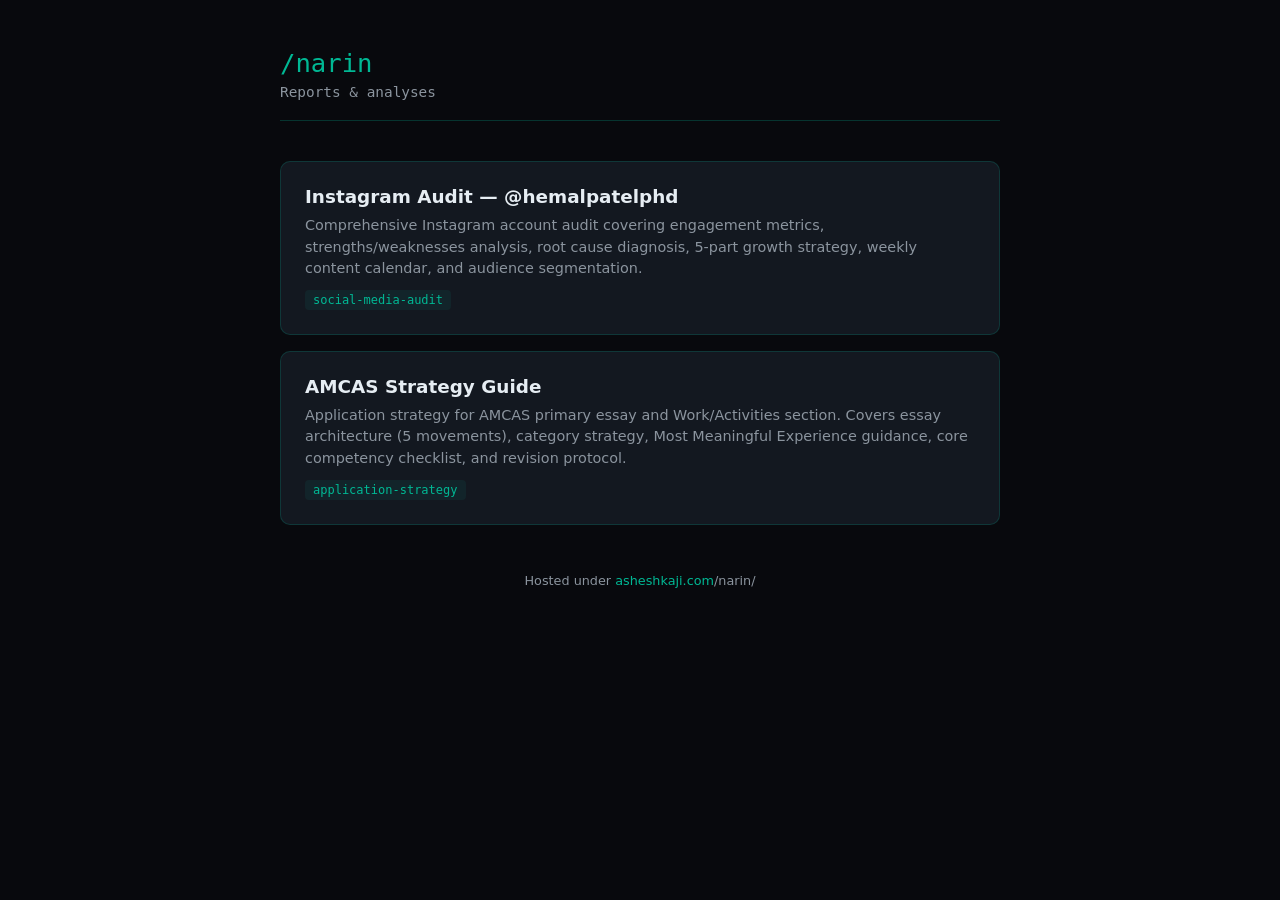
<file: index.html>
<!DOCTYPE html>
<html lang="en">
<head>
<meta charset="UTF-8">
<meta name="viewport" content="width=device-width, initial-scale=1.0">
<meta http-equiv="Cache-Control" content="no-cache, no-store, must-revalidate">
<meta http-equiv="Pragma" content="no-cache">
<meta http-equiv="Expires" content="0">
<title>Reports — /narin</title>
<style>
  :root {
    --bg-deep: #08090d;
    --bg-card: #131820;
    --accent-teal: #00b894;
    --text-primary: #e6edf3;
    --text-muted: #8b949e;
    --font-mono: 'JetBrains Mono', 'Fira Code', monospace;
    --font-sans: 'Inter', system-ui, sans-serif;
  }
  * { margin: 0; padding: 0; box-sizing: border-box; }
  body {
    background: var(--bg-deep);
    color: var(--text-primary);
    font-family: var(--font-sans);
    min-height: 100vh;
    display: flex;
    flex-direction: column;
    align-items: center;
    padding: 48px 24px;
  }
  .container { max-width: 720px; width: 100%; }
  header {
    margin-bottom: 40px;
    padding-bottom: 20px;
    border-bottom: 1px solid rgba(0,180,148,0.25);
  }
  h1 {
    font-family: var(--font-mono);
    font-size: 1.6rem;
    color: var(--accent-teal);
    font-weight: 500;
  }
  .subtitle {
    color: var(--text-muted);
    font-size: 0.9rem;
    margin-top: 6px;
    font-family: var(--font-mono);
  }
  .report-card {
    display: block;
    background: var(--bg-card);
    border: 1px solid rgba(0,180,148,0.2);
    border-radius: 10px;
    padding: 24px;
    margin-bottom: 16px;
    text-decoration: none;
    color: var(--text-primary);
    transition: border-color 0.2s;
  }
  .report-card:hover {
    border-color: rgba(0,180,148,0.5);
  }
  .report-card h2 {
    font-size: 1.15rem;
    margin-bottom: 8px;
    font-weight: 600;
  }
  .report-card p {
    color: var(--text-muted);
    font-size: 0.9rem;
    line-height: 1.5;
  }
  .report-card .tag {
    display: inline-block;
    background: rgba(0,180,148,0.08);
    color: var(--accent-teal);
    font-family: var(--font-mono);
    font-size: 0.75rem;
    padding: 3px 8px;
    border-radius: 4px;
    margin-top: 10px;
  }
  footer {
    margin-top: 48px;
    color: var(--text-muted);
    font-size: 0.8rem;
    text-align: center;
  }
  footer a { color: var(--accent-teal); text-decoration: none; }
</style>
</head>
<body>
<div class="container">
  <header>
    <h1>/narin</h1>
    <p class="subtitle">Reports &amp; analyses</p>
  </header>

  <a class="report-card" href="hemalpatelphd-instagram-audit.html">
    <h2>Instagram Audit — @hemalpatelphd</h2>
    <p>Comprehensive Instagram account audit covering engagement metrics, strengths/weaknesses analysis, root cause diagnosis, 5-part growth strategy, weekly content calendar, and audience segmentation.</p>
    <span class="tag">social-media-audit</span>
  </a>

  <a class="report-card" href="amcas-strategy-guide.html">
    <h2>AMCAS Strategy Guide</h2>
    <p>Application strategy for AMCAS primary essay and Work/Activities section. Covers essay architecture (5 movements), category strategy, Most Meaningful Experience guidance, core competency checklist, and revision protocol.</p>
    <span class="tag">application-strategy</span>
  </a>

  <footer>
    <p>Hosted under <a href="https://asheshkaji.com">asheshkaji.com</a>/narin/</p>
  </footer>
</div>
</body>
</html>
</file>
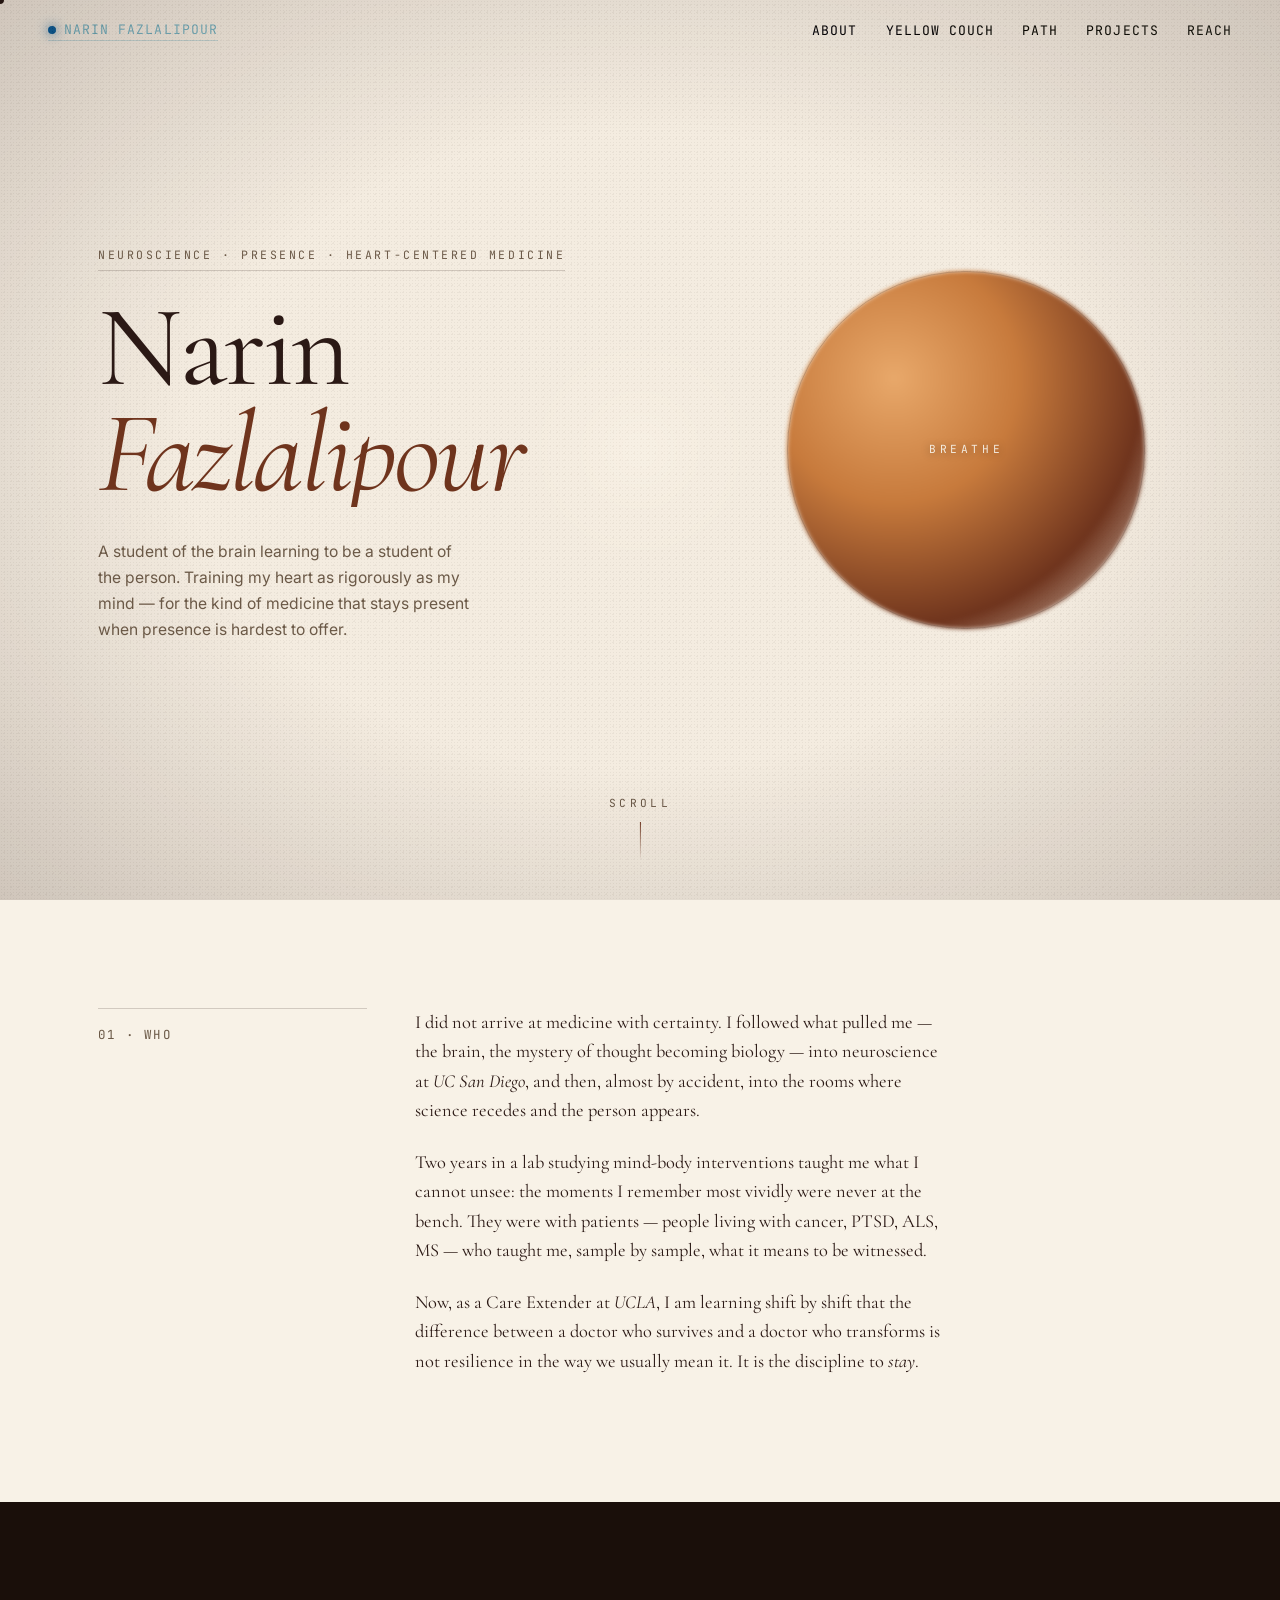
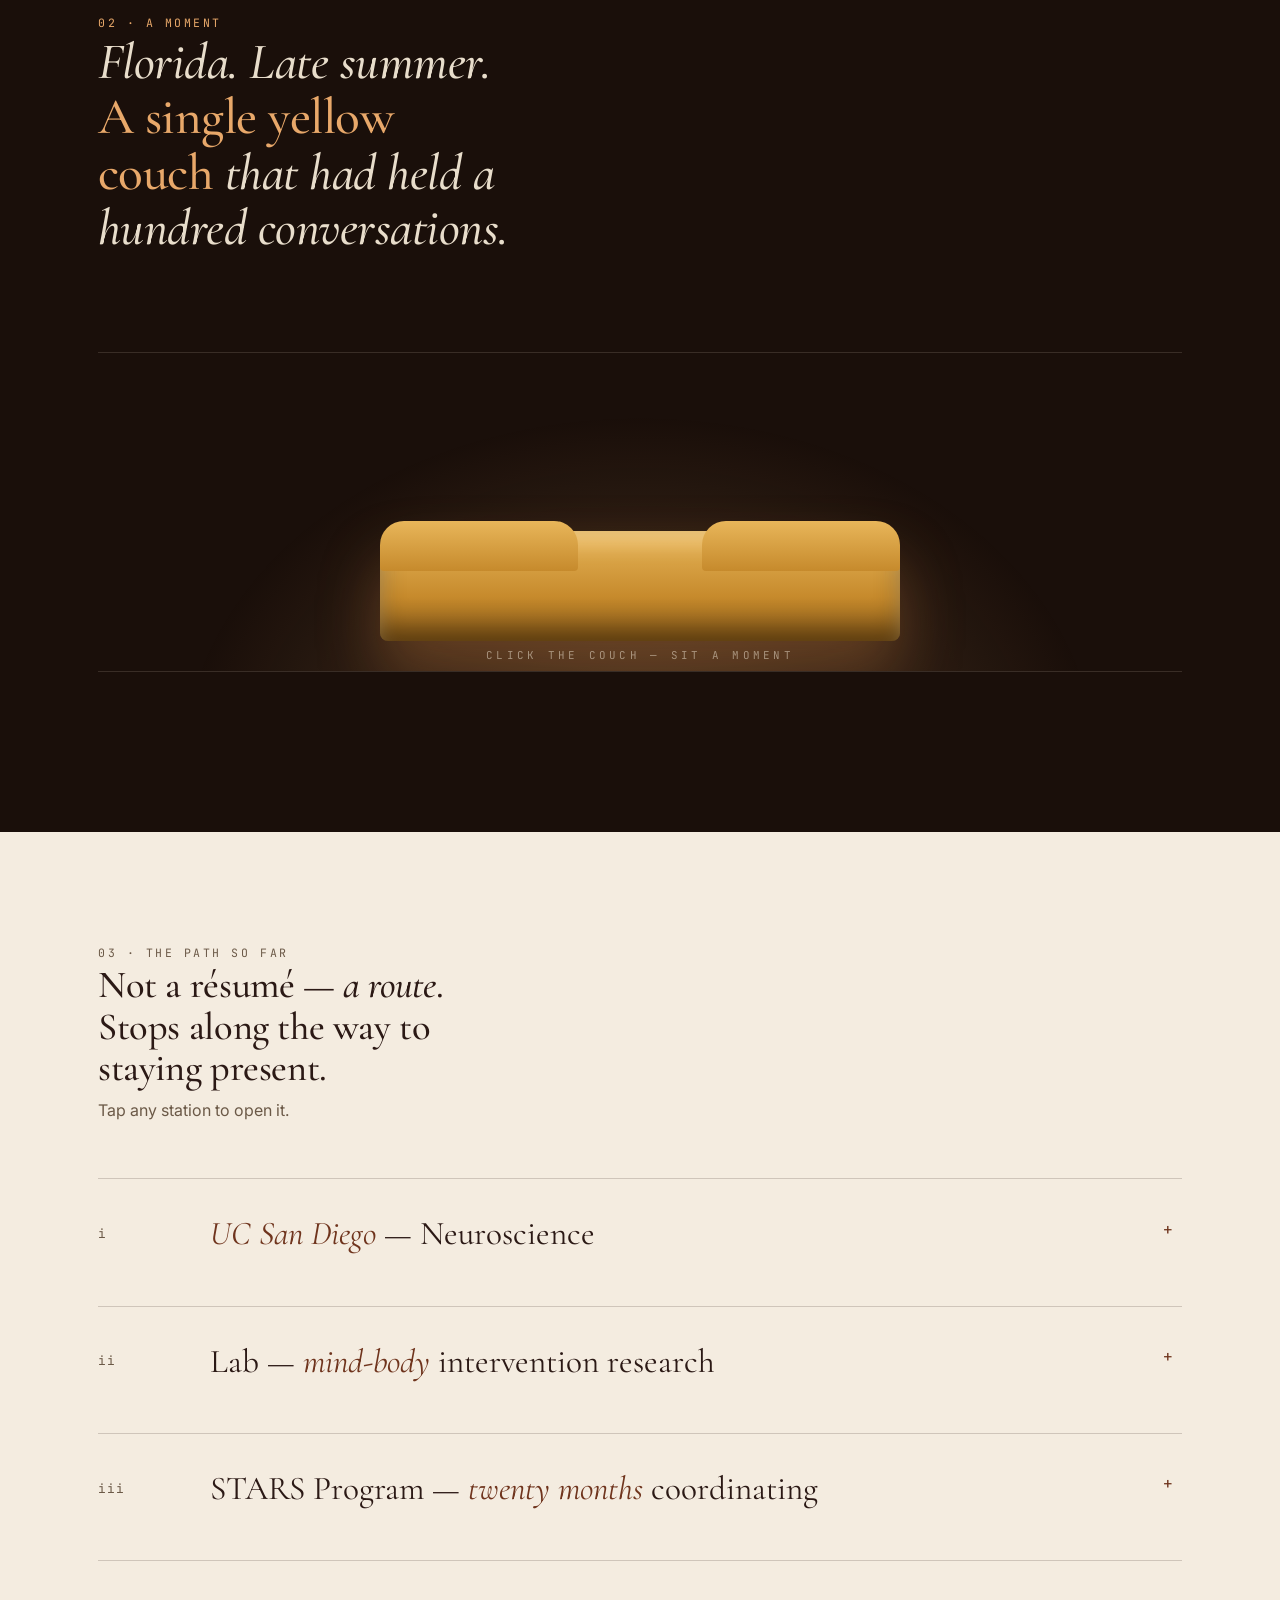
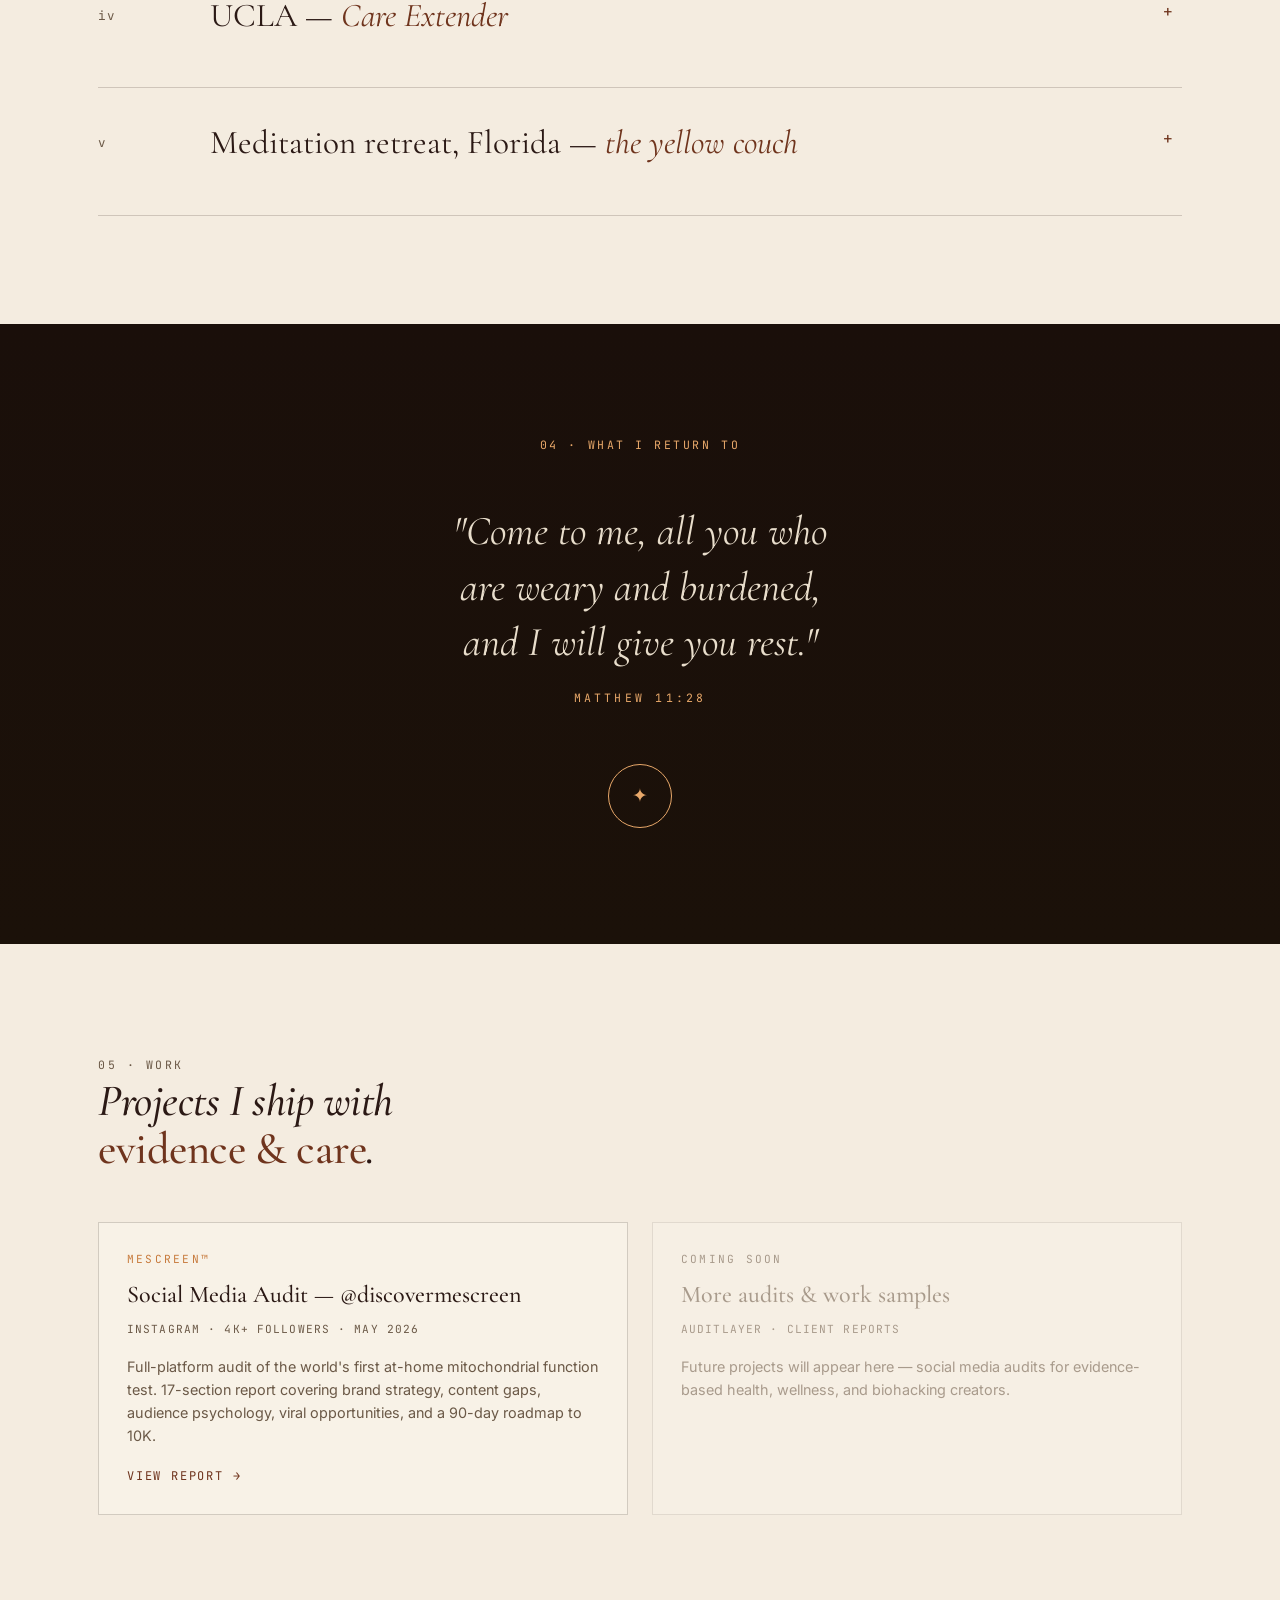
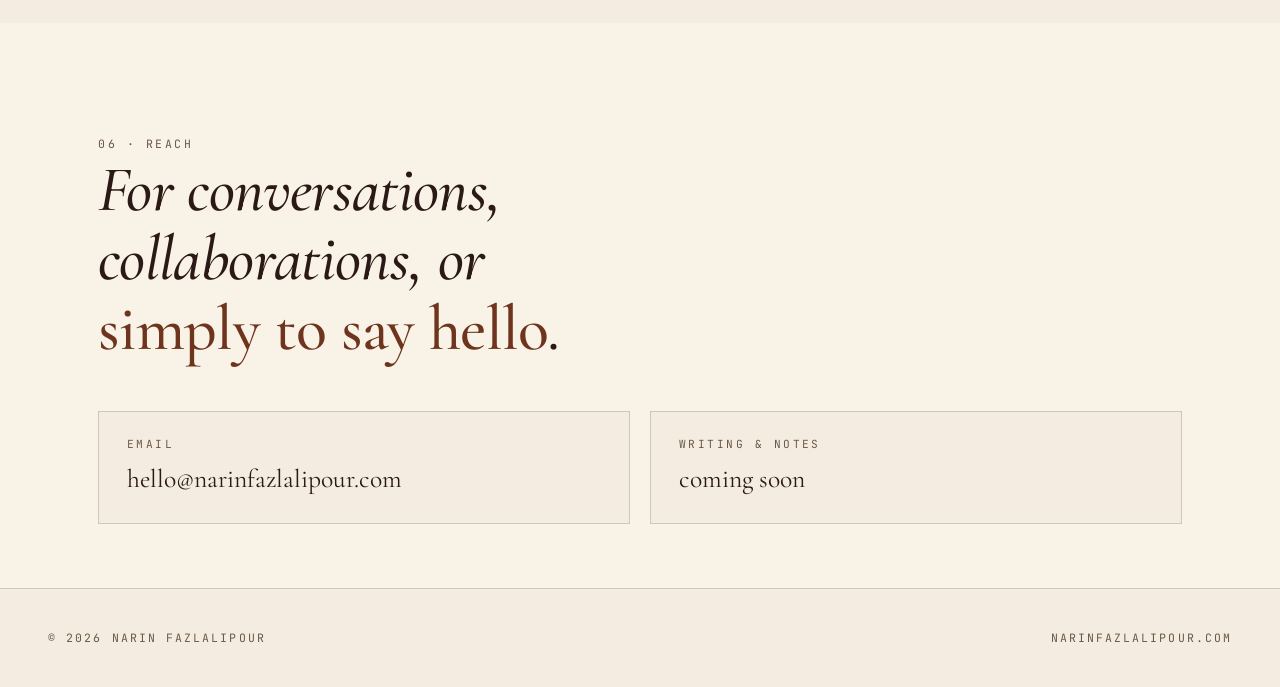
<file: personal/index.html>
<!DOCTYPE html>
<html lang="en">
<head>
  <meta charset="UTF-8" />
  <meta name="viewport" content="width=device-width, initial-scale=1.0" />
  <meta name="description" content="Narin Fazlalipour — neuroscience, presence, and the kind of doctor who stays in her heart." />
  <meta name="theme-color" content="#2B1915" />
  <title>Narin Fazlalipour</title>

  <link rel="preconnect" href="https://fonts.googleapis.com" />
  <link rel="preconnect" href="https://fonts.gstatic.com" crossorigin />
  <link href="https://fonts.googleapis.com/css2?family=Cormorant+Garamond:ital,wght@0,400;0,500;1,400;1,500&family=Inter:wght@300;400;500&family=JetBrains+Mono:wght@400;500&display=swap" rel="stylesheet" />

  <link rel="stylesheet" href="./styles/tokens.css" />
  <link rel="stylesheet" href="./styles/base.css" />
  <link rel="stylesheet" href="./styles/cursor.css" />
  <link rel="stylesheet" href="./styles/sections.css" />

  <link rel="icon" href="data:image/svg+xml,<svg xmlns=%22http://www.w3.org/2000/svg%22 viewBox=%220 0 32 32%22><circle cx=%2216%22 cy=%2216%22 r=%226%22 fill=%22%23C77A3C%22/></svg>" />
</head>
<body>

  <!-- ============================ MAST ============================ -->
  <header class="mast" role="banner">
    <a class="mark" href="#top" aria-label="Narin — home">Narin&nbsp;Fazlalipour</a>
    <nav aria-label="Primary">
      <a href="#about">About</a>
      <a href="#couch">Yellow&nbsp;Couch</a>
      <a href="#stations">Path</a>
      <a href="#projects">Projects</a>
      <a href="#contact">Reach</a>
    </nav>
  </header>

  <!-- ============================ HERO ============================ -->
  <section class="hero" id="top">
    <div class="wrap hero-grid">
      <div>
        <span class="eyebrow hero-eyebrow">Neuroscience · Presence · Heart-centered medicine</span>
        <h1 class="hero-name">
          <span class="row"><span>Narin</span></span>
          <span class="row"><span><em>Fazlalipour</em></span></span>
        </h1>
        <p class="hero-meta">
          A student of the brain learning to be a student of the person.
          Training my heart as rigorously as my mind — for the kind of medicine
          that stays present when presence is hardest to offer.
        </p>
      </div>

      <div class="reveal" data-delay="1" aria-hidden="true">
        <div class="breath">
          <span class="breath-label">Breathe</span>
        </div>
      </div>
    </div>

    <div class="scroll-cue" aria-hidden="true">Scroll</div>
  </section>

  <!-- ============================ ABOUT ============================ -->
  <section class="about" id="about">
    <div class="wrap about-grid">
      <aside class="about-aside reveal">01 · Who</aside>
      <div>
        <p class="reveal">
          I did not arrive at medicine with certainty. I followed what pulled me —
          the brain, the mystery of thought becoming biology — into neuroscience at
          <span class="italic">UC San Diego</span>, and then, almost by accident, into
          the rooms where science recedes and the person appears.
        </p>
        <p class="reveal" data-delay="1">
          Two years in a lab studying mind-body interventions taught me what
          I cannot unsee: the moments I remember most vividly were never at
          the bench. They were with patients — people living with cancer, PTSD,
          ALS, MS — who taught me, sample by sample, what it means to be witnessed.
        </p>
        <p class="reveal" data-delay="2">
          Now, as a Care Extender at <span class="italic">UCLA</span>, I am learning
          shift by shift that the difference between a doctor who survives and a doctor
          who transforms is not resilience in the way we usually mean it.
          It is the discipline to <em>stay</em>.
        </p>
      </div>
    </div>
  </section>

  <!-- ============================ YELLOW COUCH ============================ -->
  <section class="couch" id="couch">
    <div class="wrap">
      <span class="eyebrow reveal" style="color: var(--candle);">02 · A moment</span>
      <h2 class="reveal" data-delay="1">
        Florida. Late summer. <em>A single yellow couch</em> that had held a hundred conversations.
      </h2>

      <div class="scene reveal" data-delay="2">
        <div class="scene-stage">
          <div class="couch-shape" data-hover></div>

          <div class="scene-quote">
            <span>
              "We will always need doctors. The difference you can bring to the field
              is to become a doctor that stays in her heart and stays present."
            </span>
            <cite>— Kevin Crowe</cite>
          </div>

          <span class="scene-hint">click the couch — sit a moment</span>
        </div>
      </div>
    </div>
  </section>

  <!-- ============================ STATIONS / PATH ============================ -->
  <section class="stations" id="stations">
    <div class="wrap">
      <span class="eyebrow reveal">03 · The path so far</span>
      <h2 class="reveal" data-delay="1">
        Not a résumé — <em>a route</em>. Stops along the way to staying present.
      </h2>
      <p class="stations-intro reveal" data-delay="2">Tap any station to open it.</p>

      <div class="station reveal">
        <span class="station-num">i</span>
        <div>
          <div class="station-title"><em>UC San Diego</em> — Neuroscience</div>
          <div class="station-body">
            Followed the pull of the brain into a degree that gave me permission
            to have no fixed vision. Learned that the most interesting questions
            sit at the seam between mind and body.
          </div>
        </div>
        <span class="station-toggle">+</span>
      </div>

      <div class="station reveal">
        <span class="station-num">ii</span>
        <div>
          <div class="station-title">Lab — <em>mind-body</em> intervention research</div>
          <div class="station-body">
            Pipetted, ran assays, contributed to published work — and discovered
            that the saliva and cheek swabs were the easy part. What I remember
            is the patients on the other side of the sample.
          </div>
        </div>
        <span class="station-toggle">+</span>
      </div>

      <div class="station reveal">
        <span class="station-num">iii</span>
        <div>
          <div class="station-title">STARS Program — <em>twenty months</em> coordinating</div>
          <div class="station-body">
            Matched undergraduates with PhD mentors. Learned to listen across
            hierarchies, translate between faculty and students, and build
            structures that outlast any single coordinator.
          </div>
        </div>
        <span class="station-toggle">+</span>
      </div>

      <div class="station reveal">
        <span class="station-num">iv</span>
        <div>
          <div class="station-title">UCLA — <em>Care Extender</em></div>
          <div class="station-body">
            Inside the machinery of medicine for four hours, once or twice a week.
            The silent weight of difficult news. A hand to hold post-surgery.
            The anger of the patient that is almost never about what it appears to be.
          </div>
        </div>
        <span class="station-toggle">+</span>
      </div>

      <div class="station reveal">
        <span class="station-num">v</span>
        <div>
          <div class="station-title">Meditation retreat, Florida — <em>the yellow couch</em></div>
          <div class="station-body">
            The afternoon something loose finally locked into place.
            Not a question answered. A direction recognized.
          </div>
        </div>
        <span class="station-toggle">+</span>
      </div>
    </div>
  </section>

  <!-- ============================ WORDS / SCRIPTURE ============================ -->
  <section class="words" id="words">
    <div class="wrap">
      <span class="eyebrow reveal">04 · What I return to</span>

      <div class="scripture-stack reveal" data-delay="1">
        <blockquote class="scripture">
          "Come to me, all you who are weary and burdened, and I will give you rest."
          <cite>Matthew 11:28</cite>
        </blockquote>

        <blockquote class="scripture">
          "You are loved beyond measure."
          <cite>Ephesians 3:9</cite>
        </blockquote>

        <blockquote class="scripture">
          "Practice presence the way a surgeon practices suturing —
          deliberately, repeatedly."
          <cite>— a note to self</cite>
        </blockquote>

        <blockquote class="scripture">
          "The angry patient is probably terrified.
          The family receiving bad news needs someone who can sit in the silence."
          <cite>— a working creed</cite>
        </blockquote>
      </div>

      <span class="seal" aria-hidden="true"></span>
    </div>
  </section>

  <!-- ============================ PROJECTS ============================ -->
  <section class="projects" id="projects">
    <div class="wrap">
      <span class="eyebrow reveal">05 · Work</span>
      <h2 class="reveal" data-delay="1">
        Projects I ship with <em>evidence &amp; care</em>.
      </h2>

      <div class="projects-grid">
        <a class="project-card reveal" data-delay="2" href="projects/discovermescreen-audit.html">
          <span class="project-client">mescreen™</span>
          <span class="project-title">Social Media Audit — @discovermescreen</span>
          <span class="project-meta">Instagram · 4K+ followers · May 2026</span>
          <span class="project-desc">
            Full-platform audit of the world's first at-home mitochondrial function test. 17-section report covering brand strategy, content gaps, audience psychology, viral opportunities, and a 90-day roadmap to 10K.
          </span>
          <span class="project-cta">View Report &rarr;</span>
        </a>

        <div class="project-card reveal placeholder" data-delay="3">
          <span class="project-client">Coming soon</span>
          <span class="project-title">More audits &amp; work samples</span>
          <span class="project-meta">AuditLayer · client reports</span>
          <span class="project-desc">
            Future projects will appear here — social media audits for evidence-based health, wellness, and biohacking creators.
          </span>
        </div>
      </div>
    </div>
  </section>

  <!-- ============================ CONTACT ============================ -->
  <section class="contact" id="contact">
    <div class="wrap">
      <span class="eyebrow reveal">06 · Reach</span>
      <h2 class="reveal" data-delay="1">
        For conversations, collaborations, or <em>simply to say hello</em>.
      </h2>

      <div class="contact-row">
        <a class="contact-card reveal" href="mailto:hello@narinfazlalipour.com">
          <span class="label">Email</span>
          <span class="value">hello@narinfazlalipour.com</span>
        </a>
        <a class="contact-card reveal" data-delay="1" href="#" data-placeholder>
          <span class="label">Writing &amp; Notes</span>
          <span class="value">coming soon</span>
        </a>
      </div>
    </div>
  </section>

  <footer class="foot">
    <span>© <span id="year"></span> Narin Fazlalipour</span>
    <span>narinfazlalipour.com</span>
  </footer>

  <script>document.getElementById('year').textContent = new Date().getFullYear();</script>
  <script type="module" src="./scripts/main.js"></script>
</body>
</html>
</file>
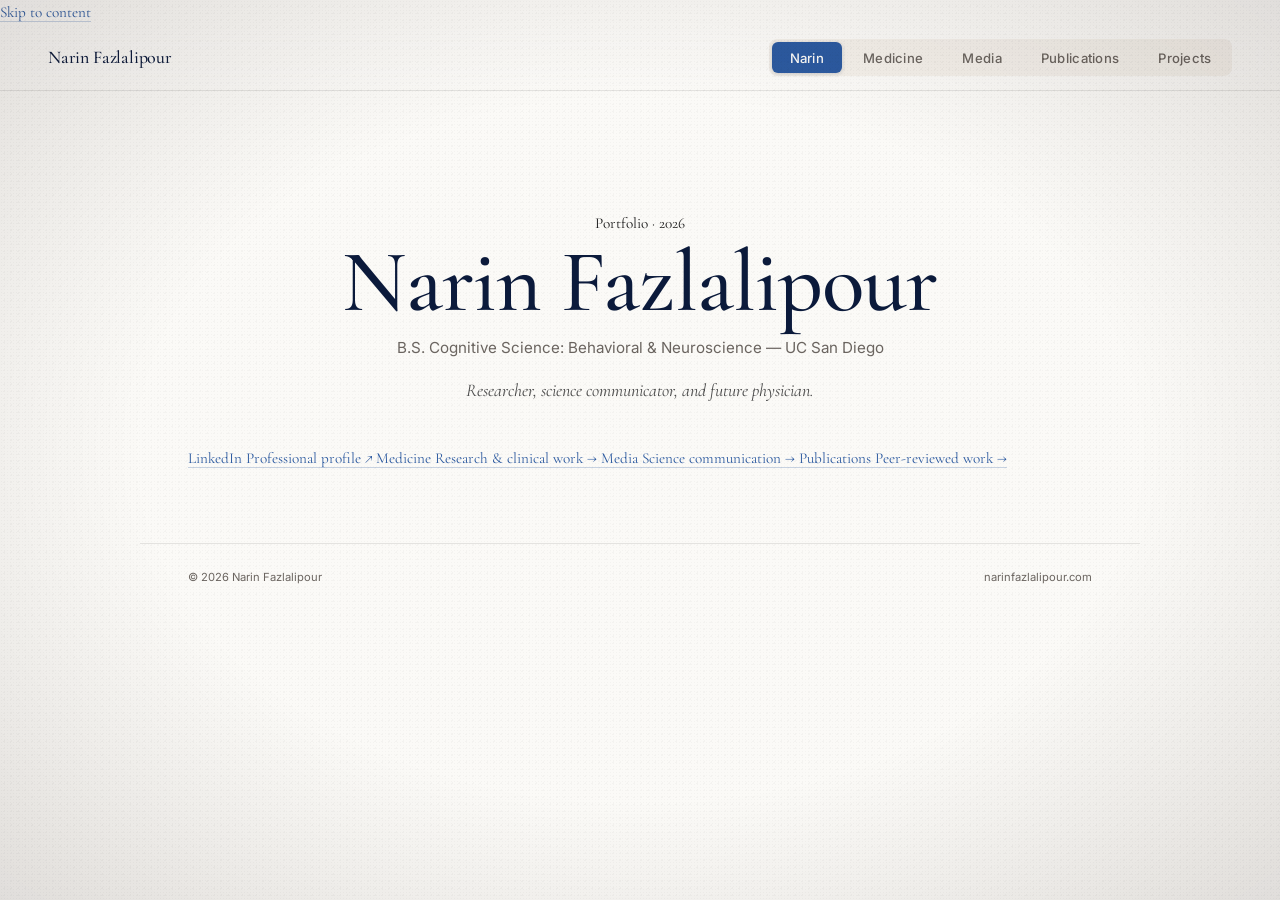
<file: portfolio/index.html>
<!DOCTYPE html>
<html lang="en">
<head>
  <meta charset="UTF-8" />
  <meta name="viewport" content="width=device-width, initial-scale=1.0" />
  <meta name="description" content="Narin Fazlalipour — B.S. Neuroscience, UC San Diego. Researcher, science communicator, and future physician." />
  <meta name="theme-color" content="#0B1A3B" />
  <title>Narin Fazlalipour</title>

  <link rel="preconnect" href="https://fonts.googleapis.com" />
  <link rel="preconnect" href="https://fonts.gstatic.com" crossorigin />
  <link href="https://fonts.googleapis.com/css2?family=Cormorant+Garamond:ital,wght@0,300;0,400;0,500;0,600;1,300;1,400;1,500&family=Inter:wght@300;400;500;600&family=JetBrains+Mono:wght@400;500&display=swap" rel="stylesheet" />

  <link rel="stylesheet" href="./styles/tokens.css" />
  <link rel="stylesheet" href="./styles/base.css" />
  <link rel="stylesheet" href="./styles/layout.css?v=2" />

  <link rel="icon" href="data:image/svg+xml,<svg xmlns=%22http://www.w3.org/2000/svg%22 viewBox=%220 0 32 32%22><circle cx=%2216%22 cy=%2216%22 r=%227%22 fill=%22%232C5AA0%22/></svg>" />
</head>
<body>

  <a class="skip-link" href="#tab-narin">Skip to content</a>
  <div class="read-progress" aria-hidden="true"></div>

  <!-- ═══════════════════════ HEADER ═══════════════════════ -->
  <header class="mast">
    <a class="brand" href="#narin" data-tab="narin">Narin&nbsp;Fazlalipour</a>
    <nav class="tab-nav" role="tablist" aria-label="Sections">
      <button class="tab-btn active" data-tab="narin" role="tab" aria-selected="true" tabindex="0">Narin</button>
      <button class="tab-btn" data-tab="medicine" role="tab" aria-selected="false" tabindex="-1">Medicine</button>
      <button class="tab-btn" data-tab="media" role="tab" aria-selected="false" tabindex="-1">Media</button>
      <button class="tab-btn" data-tab="publications" role="tab" aria-selected="false" tabindex="-1">Publications</button>
      <button class="tab-btn" data-tab="projects" role="tab" aria-selected="false" tabindex="-1">Projects</button>
    </nav>
  </header>

  <!-- ═══════════════════════ TAB: NARIN (LANDING) ═══════════════════════ -->
  <section class="tab-panel active" id="tab-narin" role="tabpanel">
    <div class="wrap">

      <div class="narin-hero">
        <span class="narin-eyebrow">Portfolio · 2026</span>
        <h1 class="narin-name">Narin Fazlalipour</h1>
        <p class="narin-subtitle">
          B.S. Cognitive Science: Behavioral &amp; Neuroscience — UC San Diego
        </p>
        <p class="narin-tagline">
          Researcher, science communicator, and future physician.
        </p>
      </div>

      <nav class="nav-cards" aria-label="Explore">
        <a class="nav-card nav-card--external" href="https://www.linkedin.com/in/narin-fazlalipour-3a7170165/" target="_blank" rel="noopener noreferrer">
          <span class="nav-card-label">LinkedIn</span>
          <span class="nav-card-desc">Professional profile</span>
          <span class="nav-card-arrow" aria-hidden="true">↗</span>
        </a>
        <a class="nav-card" href="#medicine" data-tab="medicine">
          <span class="nav-card-label">Medicine</span>
          <span class="nav-card-desc">Research &amp; clinical work</span>
          <span class="nav-card-arrow" aria-hidden="true">→</span>
        </a>
        <a class="nav-card" href="#media" data-tab="media">
          <span class="nav-card-label">Media</span>
          <span class="nav-card-desc">Science communication</span>
          <span class="nav-card-arrow" aria-hidden="true">→</span>
        </a>
        <a class="nav-card" href="#publications" data-tab="publications">
          <span class="nav-card-label">Publications</span>
          <span class="nav-card-desc">Peer-reviewed work</span>
          <span class="nav-card-arrow" aria-hidden="true">→</span>
        </a>
      </nav>

    </div>
  </section>

  <!-- ═══════════════════════ TAB: MEDICINE ═══════════════════════ -->
  <section class="tab-panel" id="tab-medicine" role="tabpanel">
    <div class="wrap">

      <header class="tab-header">
        <span class="tab-icon" aria-hidden="true">👩🏻‍🔬</span>
        <h2 class="tab-title">Scientific Background</h2>
        <p class="tab-intro">
          Chronological journey through research, clinical exposure, and leadership — training the mind as rigorously as the heart.
        </p>
      </header>

      <div class="chronology">

        <!-- Item: UCLA Care Extenders -->
        <article class="chrono-item">
          <div class="chrono-marker"></div>
          <div class="chrono-body">
            <span class="chrono-date">Nov 2025 – Present · UCLA Health</span>
            <h3>Clinical Volunteer &amp; Department Coordinator Assistant— UCLA Care Extenders</h3>
            <p>Volunteering in Neurology and ER departments — transporting patients, assisting nurses, and providing bedside presence. Also serving as Department Coordinator: auditing volunteer performance, gathering staff feedback, and bridging communication between volunteers and management. <strong>120+ clinical hours.</strong></p>
          </div>
        </article>

        <!-- Item: Shadowing -->
        <article class="chrono-item">
          <div class="chrono-marker"></div>
          <div class="chrono-body">
            <span class="chrono-date">Jul – Sep 2025 · USC Verdugo Hospital</span>
            <h3>Physician Shadowing — Neurology, Dr. Minaeian</h3>
            <p>Shadowed neurologist in private clinics and USC Verdugo Hospital rounds. Observed patient evaluations, diagnostic interviews, EEG examinations, and neurological treatment planning.</p>
          </div>
        </article>

        <!-- Item: TA -->
        <article class="chrono-item">
          <div class="chrono-marker"></div>
          <div class="chrono-body">
            <span class="chrono-date">2024 · UC San Diego</span>
            <h3>Teaching Assistant — Neurophysiology &amp; Anatomy</h3>
            <p>Held discussion sections, grading, and office hours for 53 students under Dr. Mary Boyle. Adapted neurophysiological concepts to diverse learning styles through multiple visual approaches.</p>
          </div>
        </article>

        <!-- Item: Give to Give -->
        <article class="chrono-item">
          <div class="chrono-marker"></div>
          <div class="chrono-body">
            <span class="chrono-date">2024 · UC San Diego</span>
            <h3>Founder &amp; President — Give to Give</h3>
            <p>Founded student organization promoting mindfulness awareness and supporting vulnerable women in Mexican prisons. Spearheaded fundraising campaigns and developed educational curriculum on mindfulness.</p>
          </div>
        </article>

        <!-- Item: CNP Field -->
        <article class="chrono-item">
          <div class="chrono-marker"></div>
          <div class="chrono-body">
            <span class="chrono-date">Jul 2023 – Present · Multi-site Retreats</span>
            <h3>Patient Sample Collection — CNP Lab Field Research</h3>
            <p>Attended 9-day meditation research retreats collecting biological samples (plasma, saliva, cheek scrapes, urine) from participants with cancer, PTSD, ALS, and MS. Gained experience in human subjects research, informed consent, and field adaptability. <strong>320+ hours.</strong></p>
          </div>
        </article>

        <!-- Item: CNP Bench -->
        <article class="chrono-item">
          <div class="chrono-marker"></div>
          <div class="chrono-body">
            <span class="chrono-date">Mar 2023 – Present · UCSD Anesthesiology Dept</span>
            <h3>Bench Research — CardioNeuroProtection Lab</h3>
            <p>Built wet lab skills in cell culture, Seahorse metabolic assays, ELISA, PCR, and Western blotting under Hemal H. Patel, PhD. Contributed to neuroimaging analysis. Co-author on <a href="#" data-tab="publications">published paper</a> in <em>Communications Biology</em> (Nature Portfolio). <strong>480+ hours.</strong></p>
          </div>
        </article>

        <!-- Item: Caring Bear Dental -->
        <article class="chrono-item">
          <div class="chrono-marker"></div>
          <div class="chrono-body">
            <span class="chrono-date">Mar – Sep 2022 · United States</span>
            <h3>Dental Assistant — Caring Bear Dental</h3>
            <p>Clinical dental assisting experience providing direct patient care support.</p>
          </div>
        </article>

        <!-- Item: GCC Ambassador -->
        <article class="chrono-item">
          <div class="chrono-marker"></div>
          <div class="chrono-body">
            <span class="chrono-date">2020 – 2022 · Glendale Community College</span>
            <h3>Student Ambassador &amp; Activities Ambassador</h3>
            <p>Guided second-language learners and elderly students through college applications, FAFSA forms, and academic schedules. Represented ~1,100 students, planning wellness conferences and networking events.</p>
          </div>
        </article>

        <!-- Item: GCC Honors -->
        <article class="chrono-item">
          <div class="chrono-marker"></div>
          <div class="chrono-body">
            <span class="chrono-date">2020 – 2022 · Glendale Community College</span>
            <h3>Community Service Outreach — GCC Honors</h3>
            <p>Served food to individuals experiencing homelessness at Hope Hollywood, participated in pediatric charity fundraisers, and attended developmental faculty committees. Learned that volunteer consistency must be paired with operational quality.</p>
          </div>
        </article>

      </div>

      <div class="pub-ref">
        <a href="#" data-tab="publications" class="pub-ref-link">View Publications →</a>
      </div>

    </div>
  </section>

  <!-- ═══════════════════════ TAB: MEDIA ═══════════════════════ -->
  <section class="tab-panel" id="tab-media" role="tabpanel">
    <div class="wrap">

      <header class="tab-header">
        <span class="tab-icon" aria-hidden="true">📡</span>
        <h2 class="tab-title">Media &amp; Communication</h2>
        <p class="tab-intro">
          Translating complex science into accessible stories — across social media, biotech marketing, and science communication.
        </p>
      </header>

      <!-- Stats Strip -->
      <div class="media-stats">
        <div class="media-stat">
          <div class="media-stat-value">0 → 12K</div>
          <div class="media-stat-label">Organic Growth</div>
        </div>
        <div class="media-stat">
          <div class="media-stat-value">5</div>
          <div class="media-stat-label">Platforms</div>
        </div>
        <div class="media-stat">
          <div class="media-stat-value">Viral</div>
          <div class="media-stat-label">Content</div>
        </div>
        <div class="media-stat">
          <div class="media-stat-value">15 Months</div>
          <div class="media-stat-label">Verséa Tenure</div>
        </div>
      </div>

      <!-- Cards -->
      <div class="media-grid">

        <!-- Hemal Patel -->
        <article class="media-card">
          <div class="media-card-header">
            <h3 class="media-card-title">Dr. Hemal H. Patel</h3>
            <a class="media-card-handle" href="https://instagram.com/hemalpatelphd" target="_blank" rel="noopener">@hemalpatelphd</a>
          </div>
          <div class="media-card-date">Jul 2024 – Present · Ongoing</div>
          <div class="media-card-pills">
            <span class="media-pill">Instagram Growth</span>
            <span class="media-pill">Viral Posts</span>
            <span class="media-pill">Collabs</span>
          </div>
          <div class="media-card-body">
            <p>Sole manager of Dr. Patel's professional media presence across Instagram and beyond. Built the Instagram account organically from <strong>0 to 12K followers</strong> by translating complex neuroscience and mitochondrial research into engaging, accessible content — creating successful viral posts, solidifying collaborations with high-end accounts, and showcasing a world-class scientist.</p>
          </div>
        </article>

        <!-- Verséa Discovery -->
        <article class="media-card">
          <div class="media-card-header">
            <h3 class="media-card-title">Verséa Discovery</h3>
            <a class="media-card-handle" href="https://instagram.com/discovermescreen" target="_blank" rel="noopener">@discovermescreen</a>
          </div>
          <div class="media-card-date">Jul 2024 – Oct 2025 · Tampa, FL</div>
          <div class="media-card-pills">
            <span class="media-pill">Marketing</span>
            <span class="media-pill">Meta Ads</span>
            <span class="media-pill">Content</span>
            <span class="media-pill">Monday Mitos</span>
          </div>
          <div class="media-card-body">
            <div class="media-card-sub">Marketing</div>
            <p>Created campaigns for introducing new products, built and edited the company website, and conducted A/B analysis to optimize messaging and conversion across consumer and professional audiences.</p>
            <div class="media-card-sub">Advertisements</div>
            <p>Created advertisement content and ran ad campaigns on Meta, translating mitochondrial efficiency research into compelling paid media that reached both clinical and wellness audiences.</p>
            <div class="media-card-sub">Media</div>
            <p>Shot and created content, developed storytelling narratives around the company's science, managed media presence end-to-end across YouTube, Instagram, X, LinkedIn, and TikTok — and provided customer service via DM, handling inquiries directly from patients and practitioners. Produced the weekly <strong>Monday Mitos</strong> series and blog content translating mitochondrial research for a growing audience.</p>
          </div>
        </article>

        <!-- Sean Fetcho -->
        <article class="media-card">
          <div class="media-card-header">
            <h3 class="media-card-title">Sean Fetcho, CEO</h3>
            <a class="media-card-handle" href="https://instagram.com/sean.fetcho" target="_blank" rel="noopener">@sean.fetcho</a>
          </div>
          <div class="media-card-date">Tampa, FL</div>
          <div class="media-card-pills">
            <span class="media-pill">LinkedIn</span>
            <span class="media-pill">Instagram</span>
            <span class="media-pill">Executive Brand</span>
          </div>
          <div class="media-card-body">
            <p>Personal account management across LinkedIn and Instagram — curating and sharing content from conferences, investor presentations, and business trips to build an executive brand that reflects the company's vision.</p>
          </div>
        </article>

        <!-- UCSD STARS -->
        <article class="media-card">
          <div class="media-card-header">
            <h3 class="media-card-title">UCSD STARS — Undergraduate Research Coordinator</h3>
          </div>
          <div class="media-card-date">Oct 2022 – Jun 2024 · UC San Diego</div>
          <div class="media-card-pills">
            <span class="media-pill">LinkedIn</span>
            <span class="media-pill">Facebook</span>
            <span class="media-pill">Recruitment</span>
          </div>
          <div class="media-card-body">
            <p>Created content for LinkedIn to attract prospective students to the program, drove engagement across Facebook and LinkedIn communities, and coordinated program logistics — matching undergraduates with PhD mentors and running seminar schedules over 20 months.</p>
          </div>
        </article>

      </div>

    </div>
  </section>

  <!-- ═══════════════════════ TAB: PUBLICATIONS ═══════════════════════ -->
  <section class="tab-panel" id="tab-publications" role="tabpanel">
    <div class="wrap">

      <header class="tab-header">
        <span class="tab-icon" aria-hidden="true">📄</span>
        <h2 class="tab-title">Publications</h2>
      </header>

      <div class="chronology">

        <article class="chrono-item pub-featured">
          <div class="chrono-marker pub-marker"></div>
          <div class="chrono-body">
            <span class="chrono-date">Published November 5, 2025</span>
            <span class="pub-journal">Communications Biology · Nature Portfolio</span>
            <h3>Neural and Molecular Changes During a Mind-Body Reconceptualization, Meditation, and Open-Label Placebo Healing Intervention</h3>

            <p class="pub-authors">
              Jinich-Diamant A, Garland E, Baumgartner N, Gonzalez N, Quazi G, Castejon J, Rosenberg JT, Klinger D, Baker SD, Griffith M, Licamele M, Chernov M, Amkie Stahl NE, <strong>Fazlalipour N</strong>, Devulapalli S, Christov-Moore L, Reggente N, Poirier MA, Moeller-Bertram T, Patel HH
            </p>

            <div class="pub-details">
              <div class="pub-detail">
                <strong>DOI:</strong>
                <a href="https://doi.org/10.1038/s42003-025-09088-3" target="_blank" rel="noopener">10.1038/s42003-025-09088-3</a>
              </div>
              <div class="pub-detail">
                <strong>Press:</strong>
                <a href="https://today.ucsd.edu/story/meditation-retreat-rapidly-reprograms-body-and-mind" target="_blank" rel="noopener">UC San Diego Today — "Meditation Retreat Rapidly Reprograms Body and Mind"</a>
              </div>
            </div>

            <details class="pub-abstract-details">
              <summary>Abstract</summary>
              <div class="pub-abstract">
                <p>This study investigated the neural and molecular effects of a 7-day retreat combining meditation, reconceptualization, and open-label placebo healing rituals in 20 healthy participants. Using BOLD fMRI, plasma proteomics (7,596 proteins), metabolomics (640 metabolites), and cellular assays, the researchers found:</p>
                <ul>
                  <li>Meditation decreased default mode network and salience network connectivity</li>
                  <li>Post-retreat plasma increased neurite outgrowth and glycolytic metabolism in cultured neurons</li>
                  <li>Upregulated BDNF pathway, inflammatory and anti-inflammatory markers, and endogenous opioid pathways</li>
                  <li>Brain connectivity patterns resembled those seen with psychedelics like psilocybin — achieved through meditation alone</li>
                </ul>
                <p><strong>Conclusion:</strong> An intensive non-pharmacological intervention produced broad neural and peripheral molecular changes suggestive of enhanced neuroplasticity, metabolic reprogramming, and immune/opioid modulation.</p>
              </div>
            </details>
          </div>
        </article>

        <!-- TEDx -->
        <article class="chrono-item pub-featured">
          <div class="chrono-marker pub-marker"></div>
          <div class="chrono-body">
            <span class="chrono-date">2023 · UC San Diego</span>
            <span class="pub-journal">Selected Speaker</span>
            <h3>TEDxUCSD — "Ego"</h3>
            <p>One of four student speakers selected for the 2023 conference. Explored how recognizing and redefining ego can shift perspective — bringing neuroscience and self-inquiry to a public audience.</p>
            <div class="pub-details">
              <div class="pub-detail">
                <a href="https://tedxucsd.com/speakers/" target="_blank" rel="noopener">tedxucsd.com/speakers ↗</a>
              </div>
            </div>
          </div>
        </article>

      </div>

    </div>
  </section>

  <!-- ═══════════════════════ TAB: PROJECTS ═══════════════════════ -->
  <section class="tab-panel" id="tab-projects" role="tabpanel">
    <div class="wrap">

      <header class="tab-header">
        <span class="tab-icon" aria-hidden="true">📋</span>
        <h2 class="tab-title">Projects &amp; Audits</h2>
        <p class="tab-intro">
          Social media audits and competitive intelligence reports for evidence-based health, wellness, and biohacking creators.
        </p>
      </header>

      <div class="project-grid">
        <a class="project-card" href="projects/casablui-contract.html">
          <span class="project-kind">Media Management Contract</span>
          <span class="project-name">Casa Blui — Proposal &amp; Contract</span>
          <span class="project-meta">Instagram · June 2026</span>
          <span class="project-desc">
            Clean, easy-to-yes media management contract. Instagram-only, Thursdays with Casa Blui blog, testimonial workaround for high-ticket clients, founder storytelling front and center.
          </span>
          <span class="project-cta">View Contract →</span>
        </a>

        <a class="project-card" href="projects/auditlayer-scorecard.html">
          <span class="project-kind">Forensic Self-Audit</span>
          <span class="project-name">AuditLayer — @auditlayer</span>
          <span class="project-meta">Instagram · 3.6K followers · June 2026</span>
          <span class="project-desc">
            Circular-scored forensic audit of AuditLayer's own Instagram. 15-section analysis with pre-launch content strategy — proving the product by applying it to itself.
          </span>
          <span class="project-cta">View Report →</span>
        </a>

        <a class="project-card" href="projects/discovermescreen-battlefield.html">
          <span class="project-kind">Competitive Battlefield</span>
          <span class="project-name">mescreen™ — @discovermescreen</span>
          <span class="project-meta">Instagram · 6.6K followers · May 2026</span>
          <span class="project-desc">
            Competitive battlefield assessment: the arsenal, the blind spots, the opponent's moves, and a 90-day campaign to lead the at-home health testing category.
          </span>
          <span class="project-cta">View Report →</span>
        </a>

        <a class="project-card" href="projects/seanfetcho-story.html">
          <span class="project-kind">Founder Story Arc</span>
          <span class="project-name">Sean Fetcho — @sean.fetcho</span>
          <span class="project-meta">Instagram · 2.1K followers · May 2026</span>
          <span class="project-desc">
            Narrative-driven founder story assessment: who he is, the gap between the man and the feed, the stories not yet told, and a 90-day storytelling engine.
          </span>
          <span class="project-cta">View Report →</span>
        </a>

        <a class="project-card" href="projects/hemalpatelphd-scorecard.html">
          <span class="project-kind">Research Translation Scorecard</span>
          <span class="project-name">Dr. Hemal Patel — @hemalpatelphd</span>
          <span class="project-meta">Instagram · 11K followers · May 2026</span>
          <span class="project-desc">
            Bench-to-feed assessment of a UCSD professor's Instagram: the translation gap between 186 publications and 1.96% engagement, peer-reviewed against comparable PhD creators, with a 90-day protocol to 20K.
          </span>
          <span class="project-cta">View Report →</span>
        </a>

        <a class="project-card" href="projects/atllasai-partnership.html">
          <span class="project-kind">Client Partnership</span>
          <span class="project-name">AtllasAI — Social Media Contract</span>
          <span class="project-meta">Strategy · Content · Pricing · Terms · May 2026</span>
          <span class="project-desc">
            Full social media management proposal and contract for @atllasai. Audit-first pitch, brand voice architecture, weekly content calendar, three-tier pricing, and complete legal terms — built on a full Instagram audit before asking for a dollar.
          </span>
          <span class="project-cta">View Contract →</span>
        </a>

        <a class="project-card" href="projects/bahamii-opportunity.html">
          <span class="project-kind">Brand Opportunity Analysis</span>
          <span class="project-name">Bahamii — Feed Gap Analysis</span>
          <span class="project-meta">Instagram · 4.5K followers · June 2026</span>
          <span class="project-desc">
            Strategic gap analysis of @eatbahamii's Instagram: what's working, what's missing, and where a media manager unlocks the brand's story — first-gen founders, Farsi roots, 18 months to Costco.
          </span>
          <span class="project-cta">View Analysis →</span>
        </a>

        <!-- REMOVED: Media Management Proposal — Dr. Hemal Patel (hemal-media-management.html) -->

        <a class="project-card" href="projects/mescreen-street-interview.html">
          <span class="project-kind">Street Interview</span>
          <span class="project-name">mescreen™ × Narin Fazlalipour</span>
          <span class="project-meta">Rate &amp; approach · June 2026</span>
          <span class="project-desc">
            On-the-street mitochondrial health interviews — rate sheet and approach overview. $1,500 per half-day session, curated question design, real-time scientific credibility on camera.
          </span>
          <span class="project-cta">View Rate Sheet →</span>
        </a>

        <a class="project-card" href="projects/hemal-dispenza-collabs.html">
          <span class="project-kind">Collaboration Roadmap</span>
          <span class="project-name">Dr. Hemal Patel × Dr Joe Dispenza</span>
          <span class="project-meta">5 content formats · 2.2M existing views · June 2026</span>
          <span class="project-desc">
            Five collaboration formats to turn a proven partnership into a recurring engine — Q&amp;A Reels, paper deep-dives, Meditation Lab, transformation stories, and joint Instagram Lives. Built on two collabs that already hit 1.2M and 1M views.
          </span>
          <span class="project-cta">View Roadmap →</span>
        </a>

        <div class="project-card project-placeholder">
          <span class="project-kind">Coming Soon</span>
          <span class="project-name">Additional audits &amp; work samples</span>
          <span class="project-meta">AuditLayer · client reports</span>
          <span class="project-desc">
            Future projects will appear here — social media audits and competitive intelligence for creators in health, wellness, and biohacking.
          </span>
        </div>
      </div>

    </div>
  </section>

  <!-- ═══════════════════════ FOOTER ═══════════════════════ -->
  <footer class="foot">
    <span>© <span id="year"></span> Narin Fazlalipour</span>
    <span>narinfazlalipour.com</span>
  </footer>

  <script>document.getElementById('year').textContent = new Date().getFullYear();</script>
  <script type="module" src="./scripts/main.js"></script>
</body>
</html>
</file>
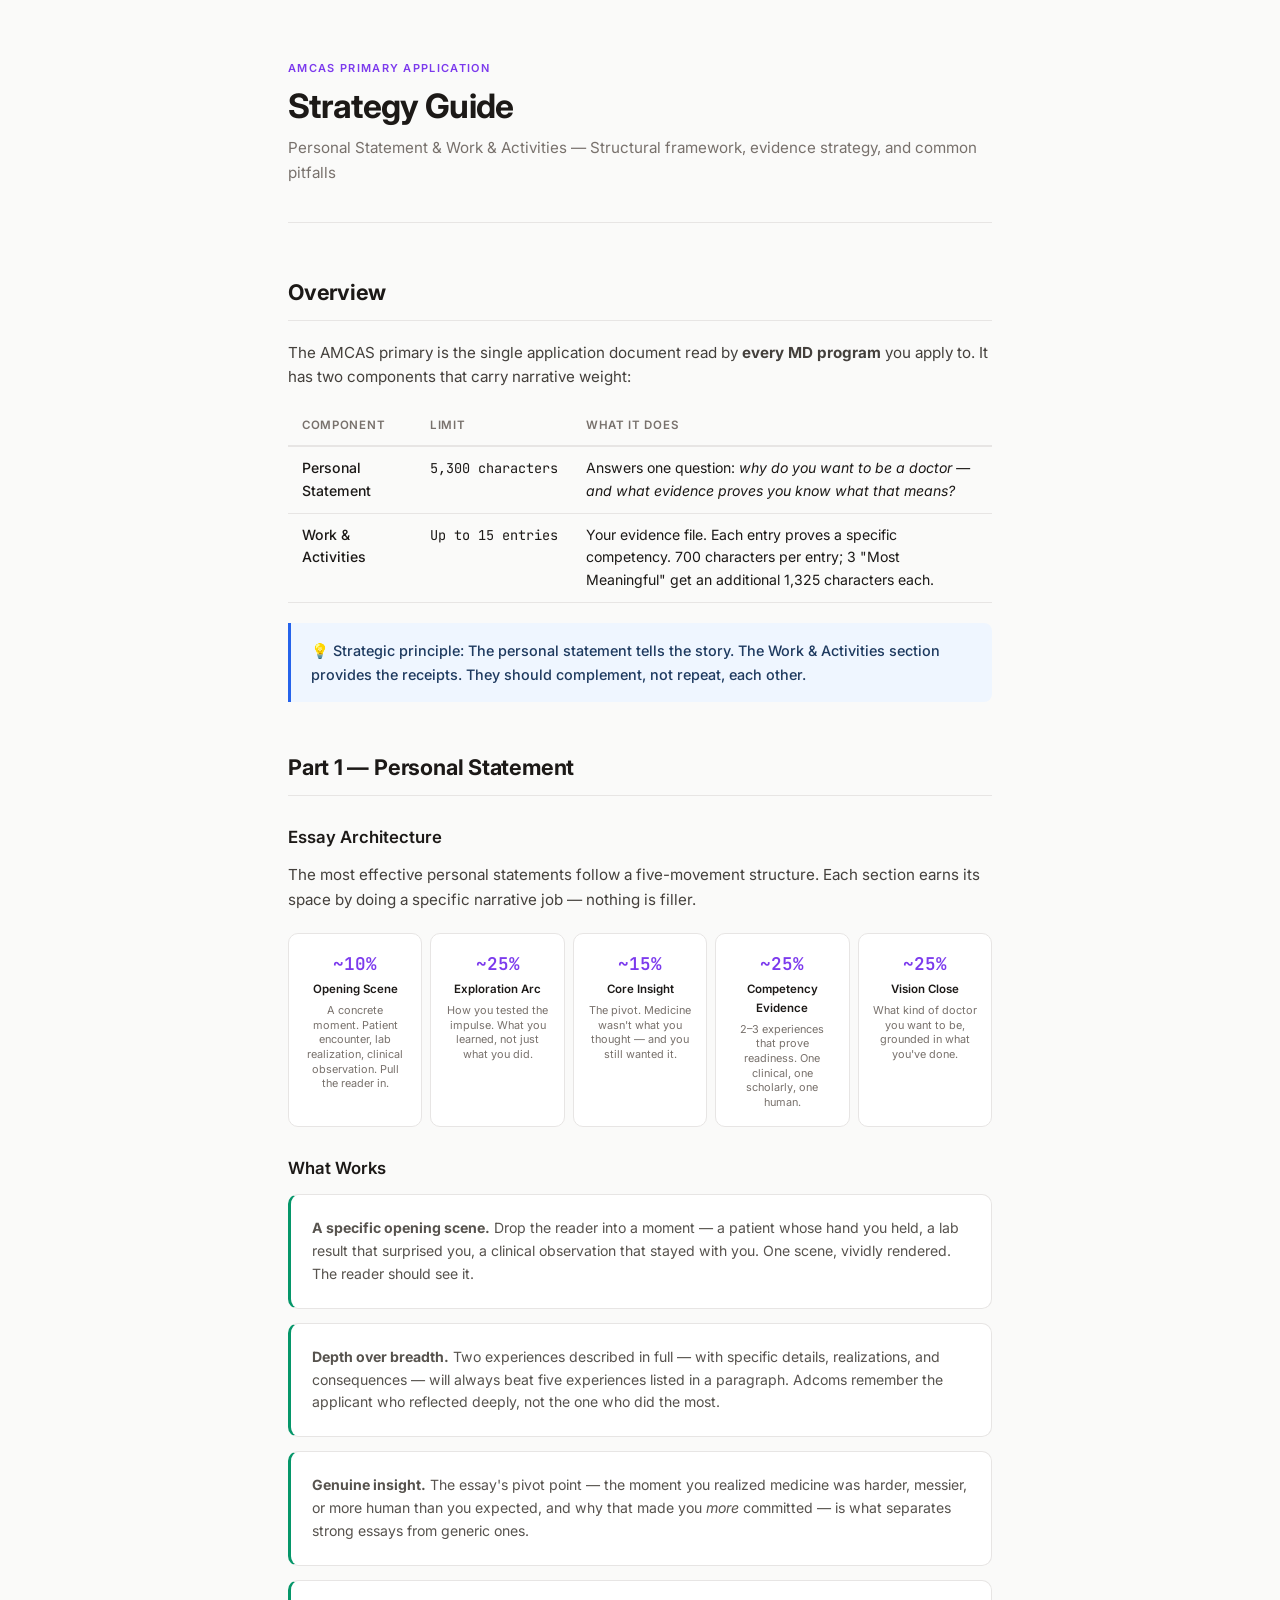
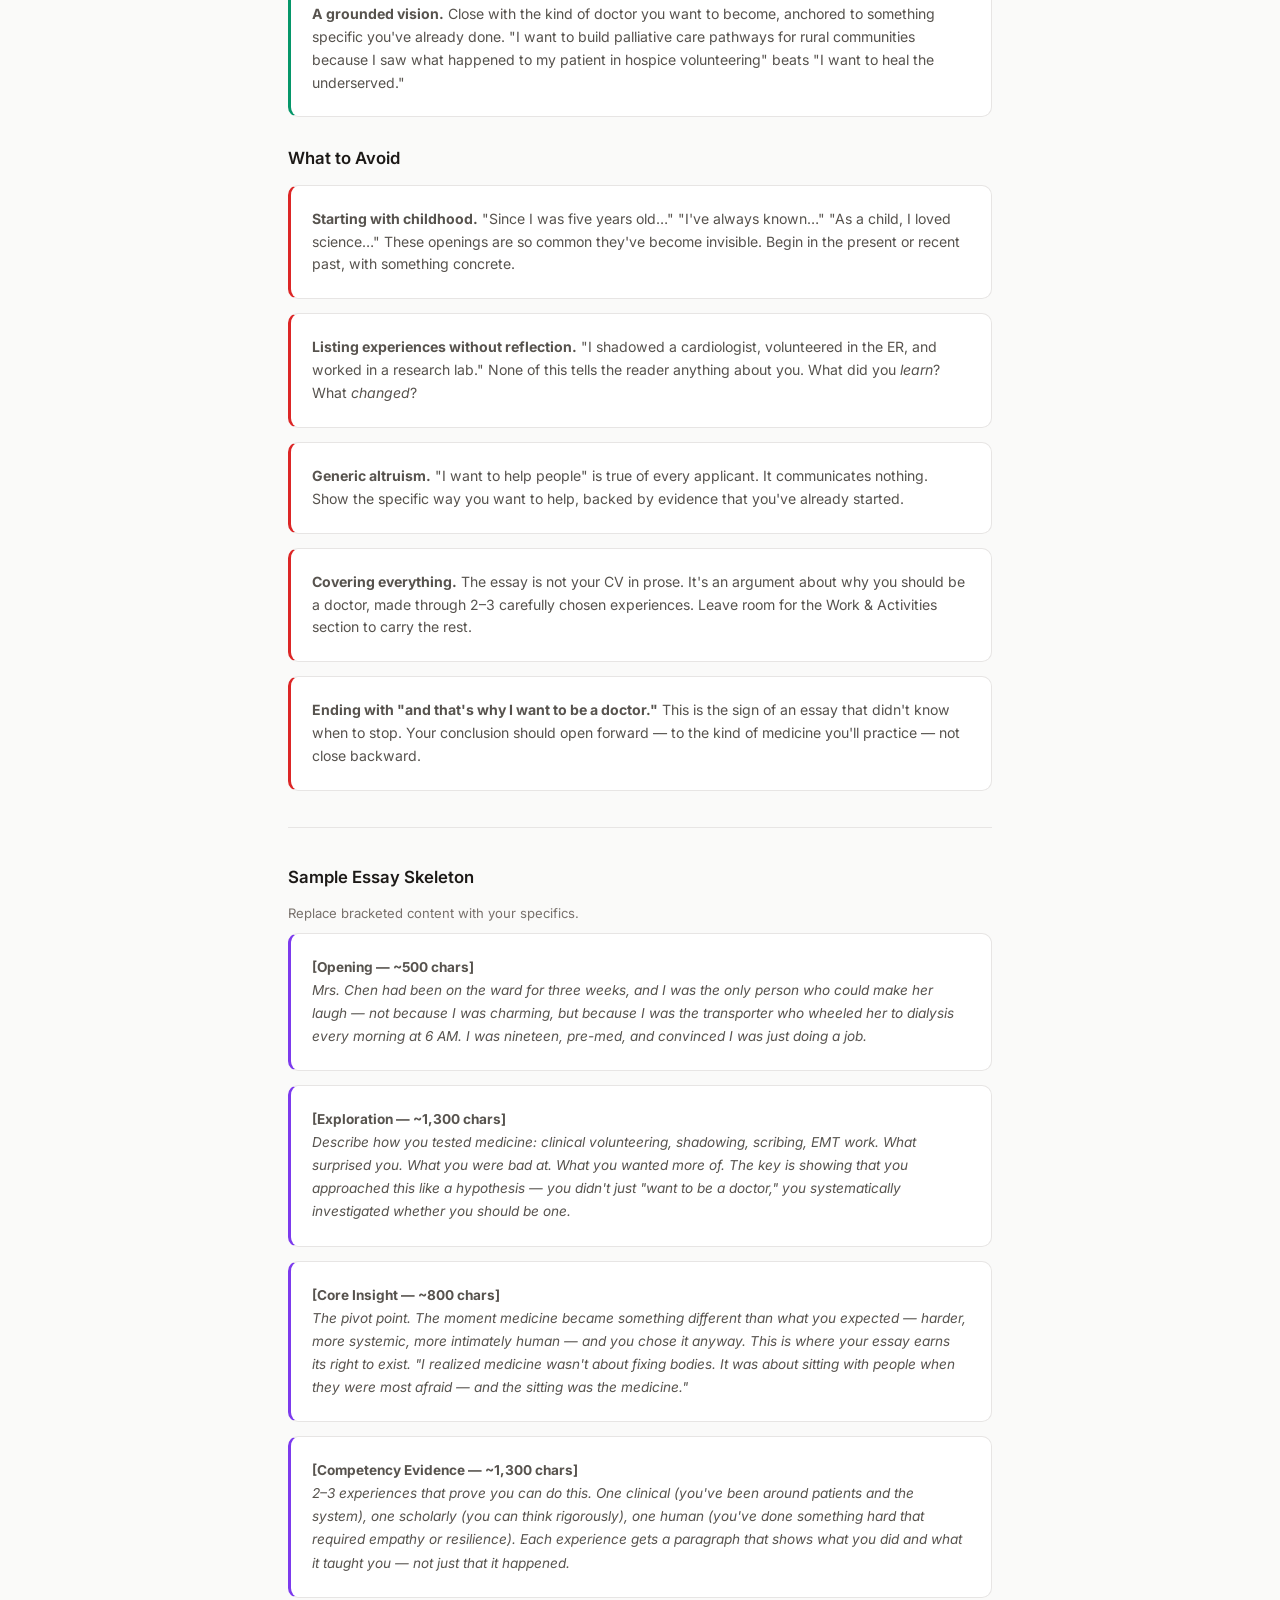
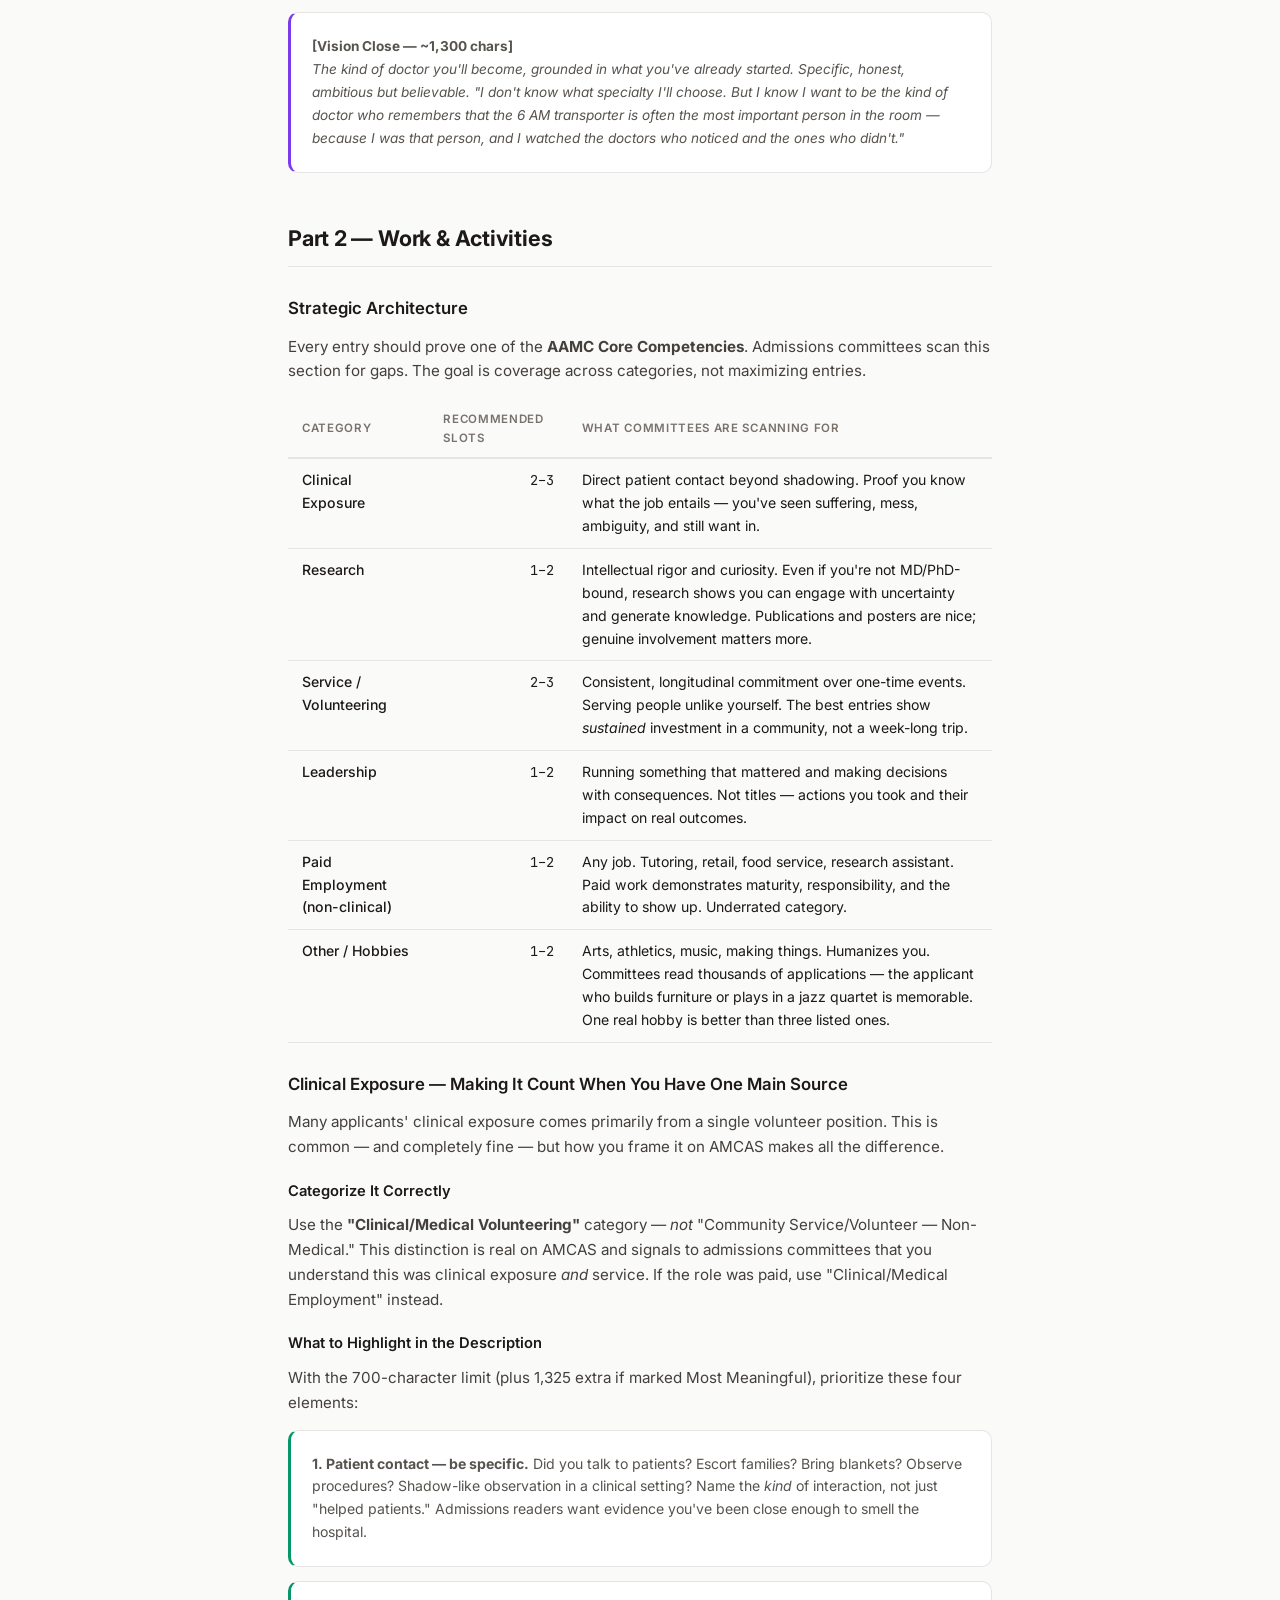
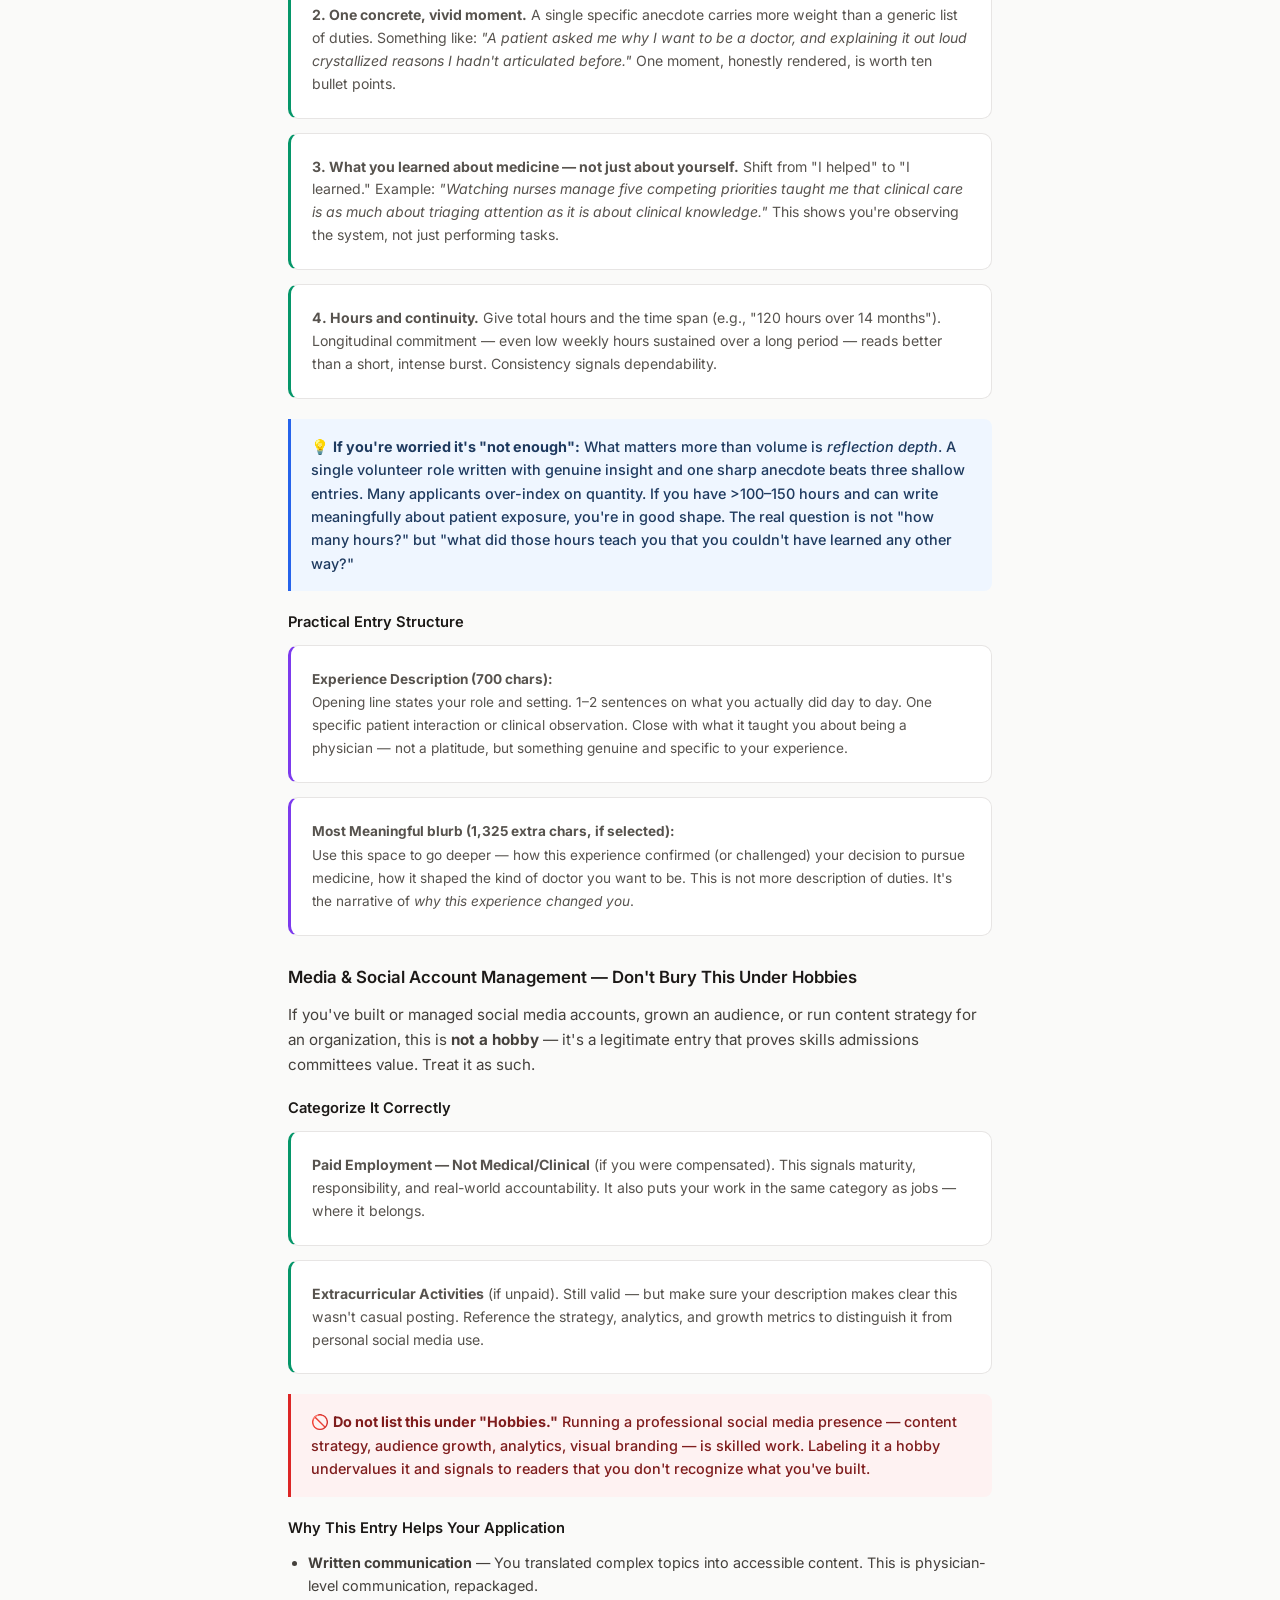
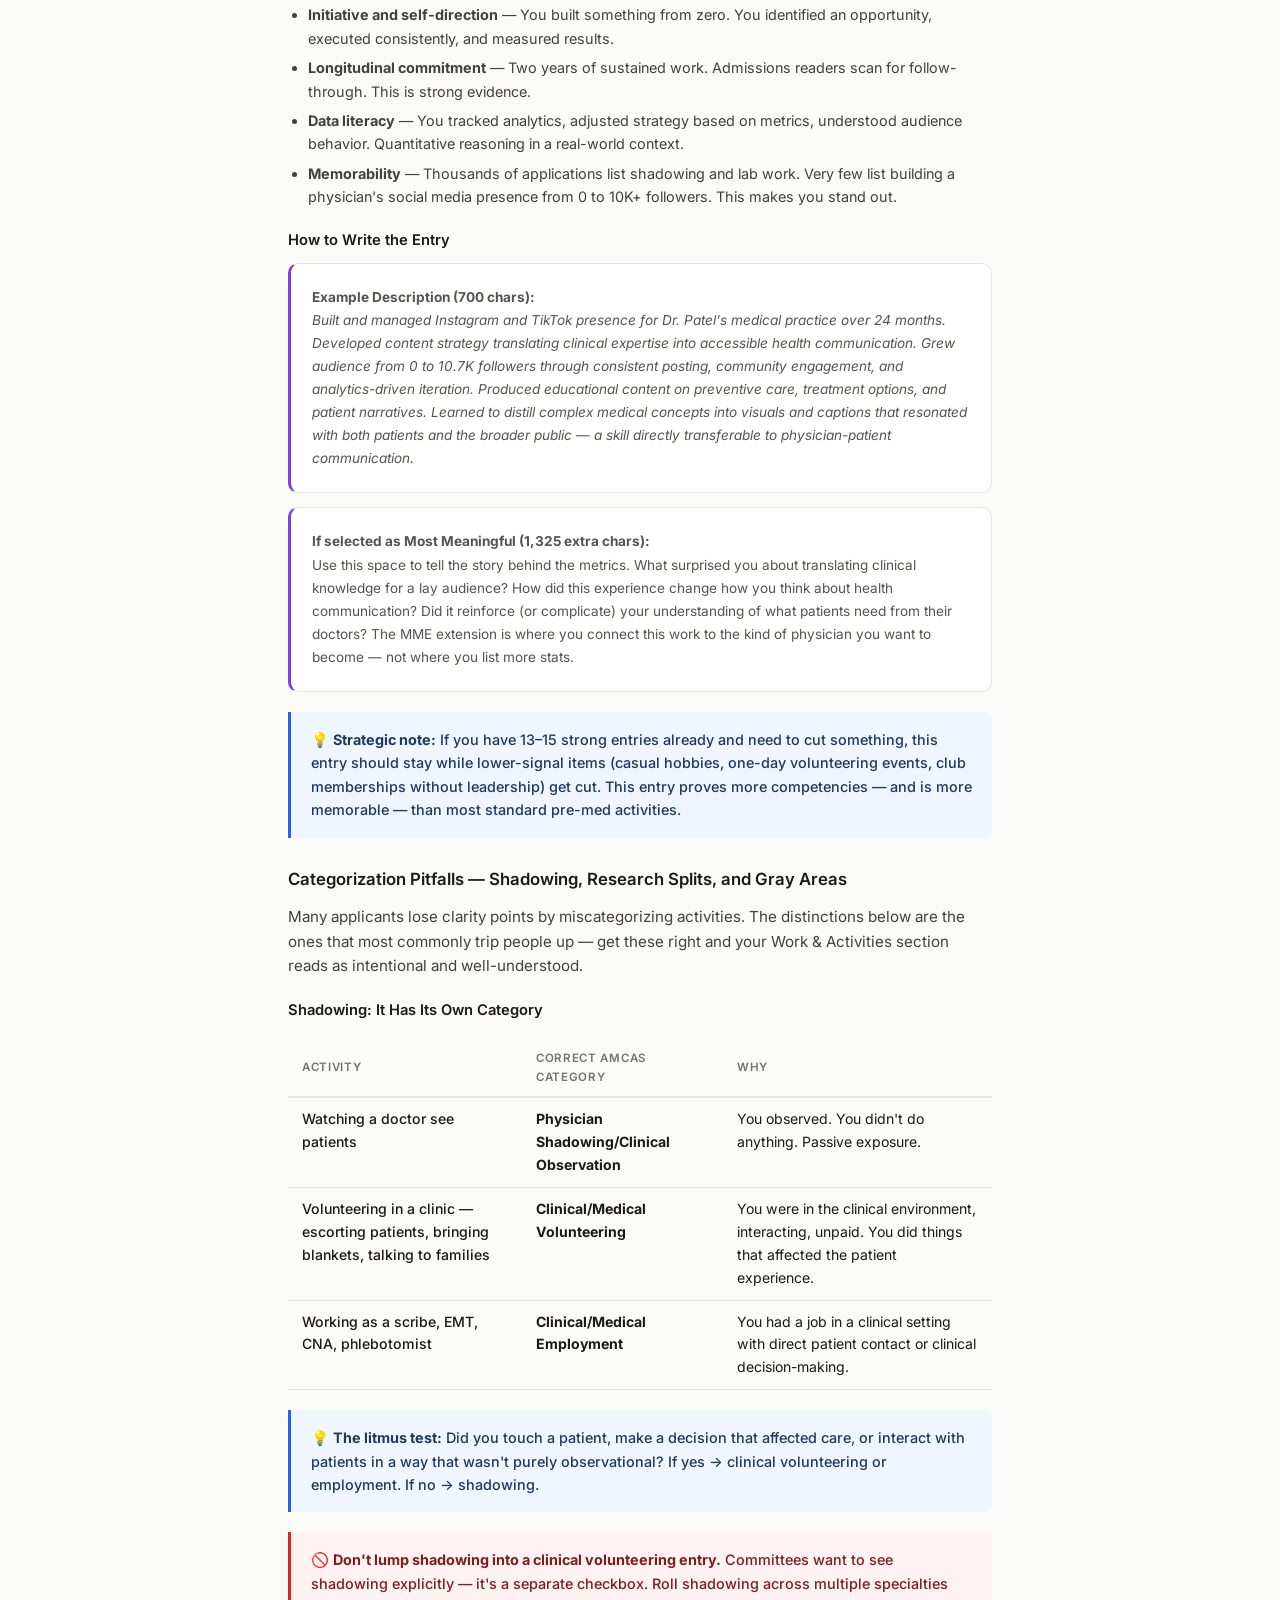
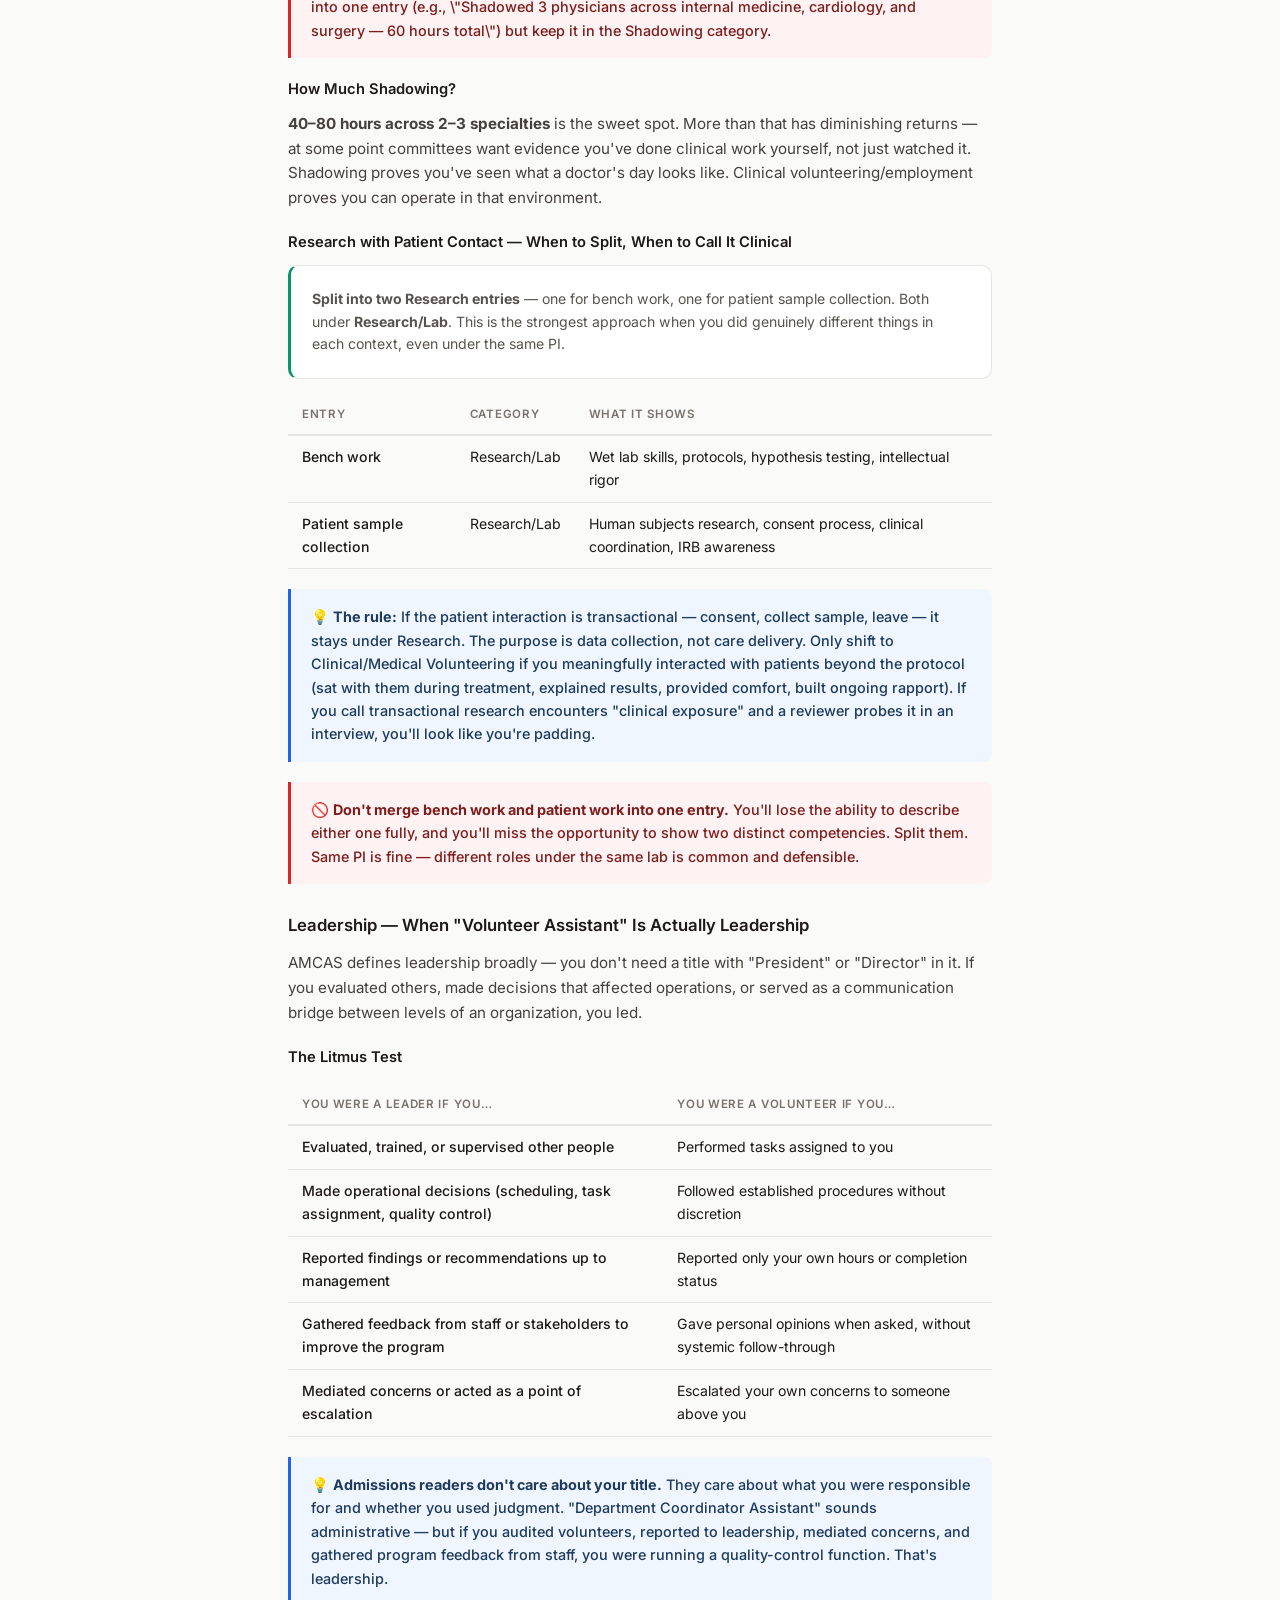
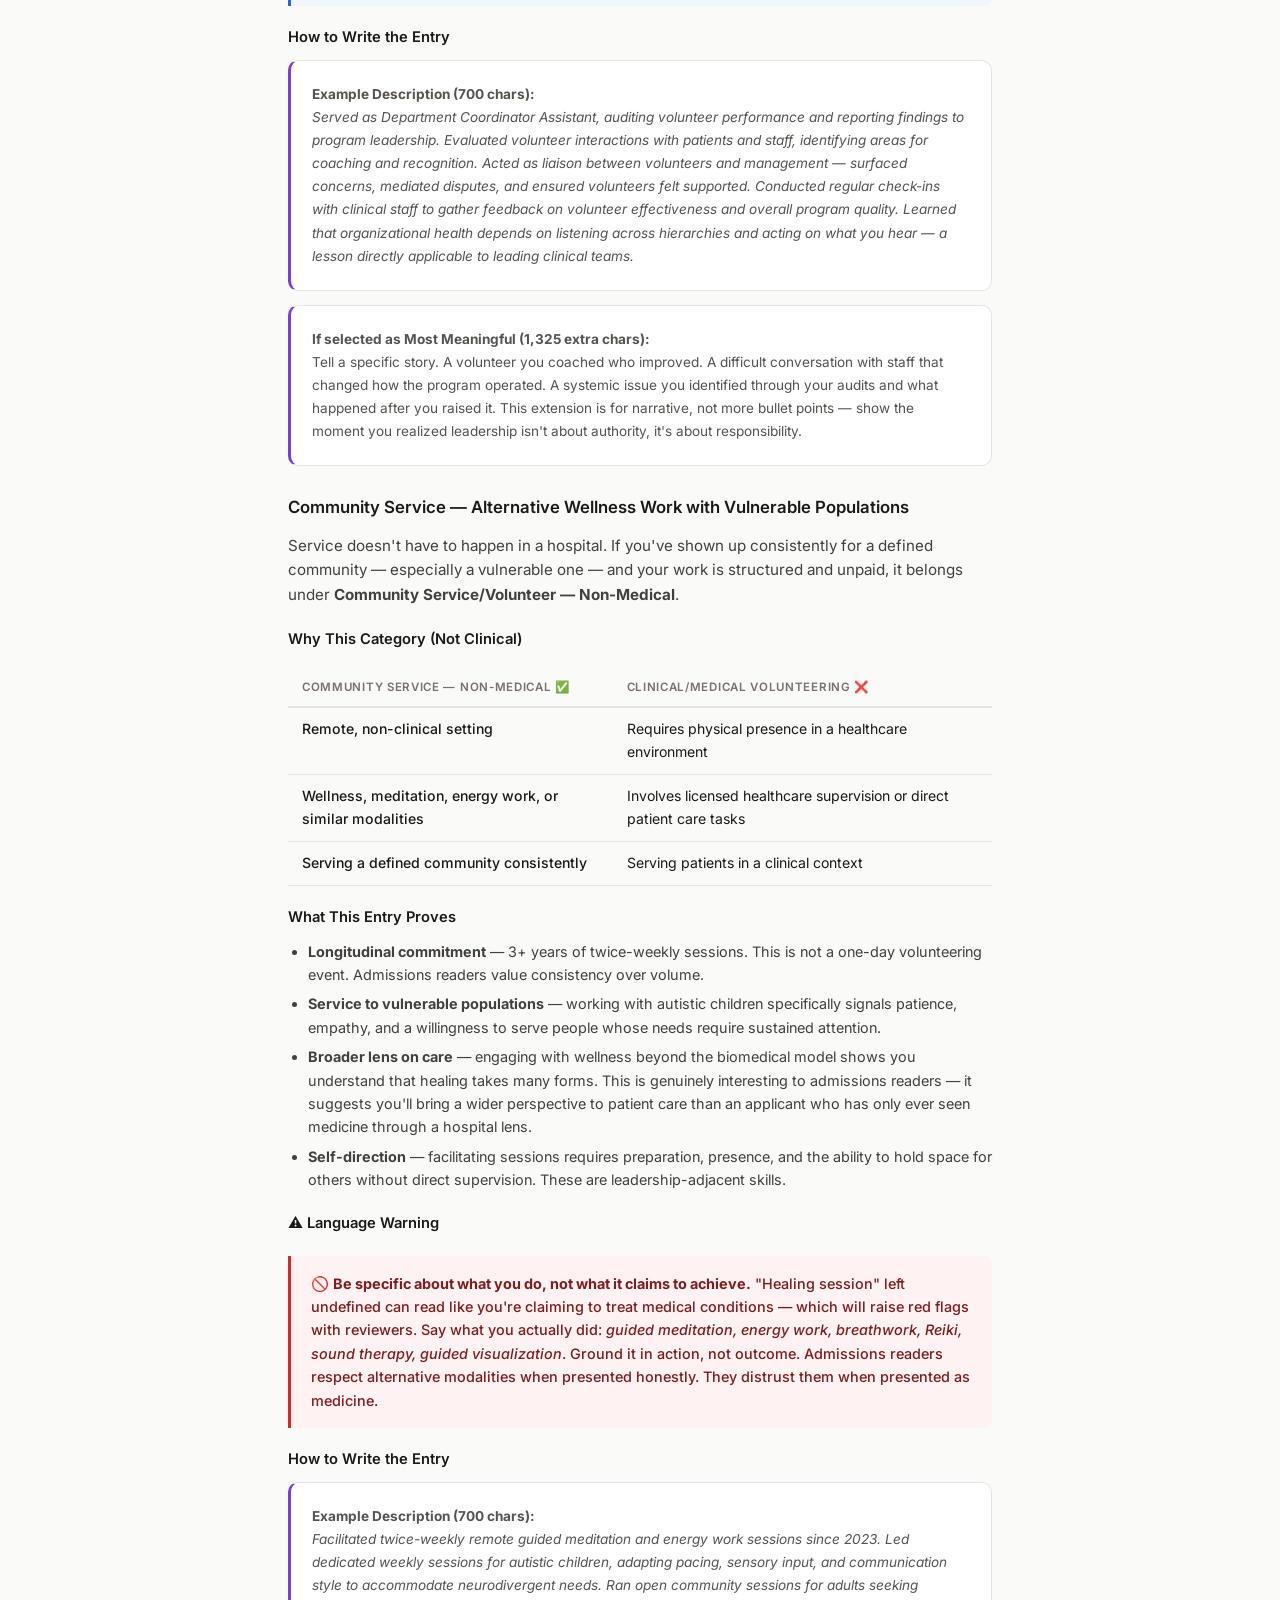
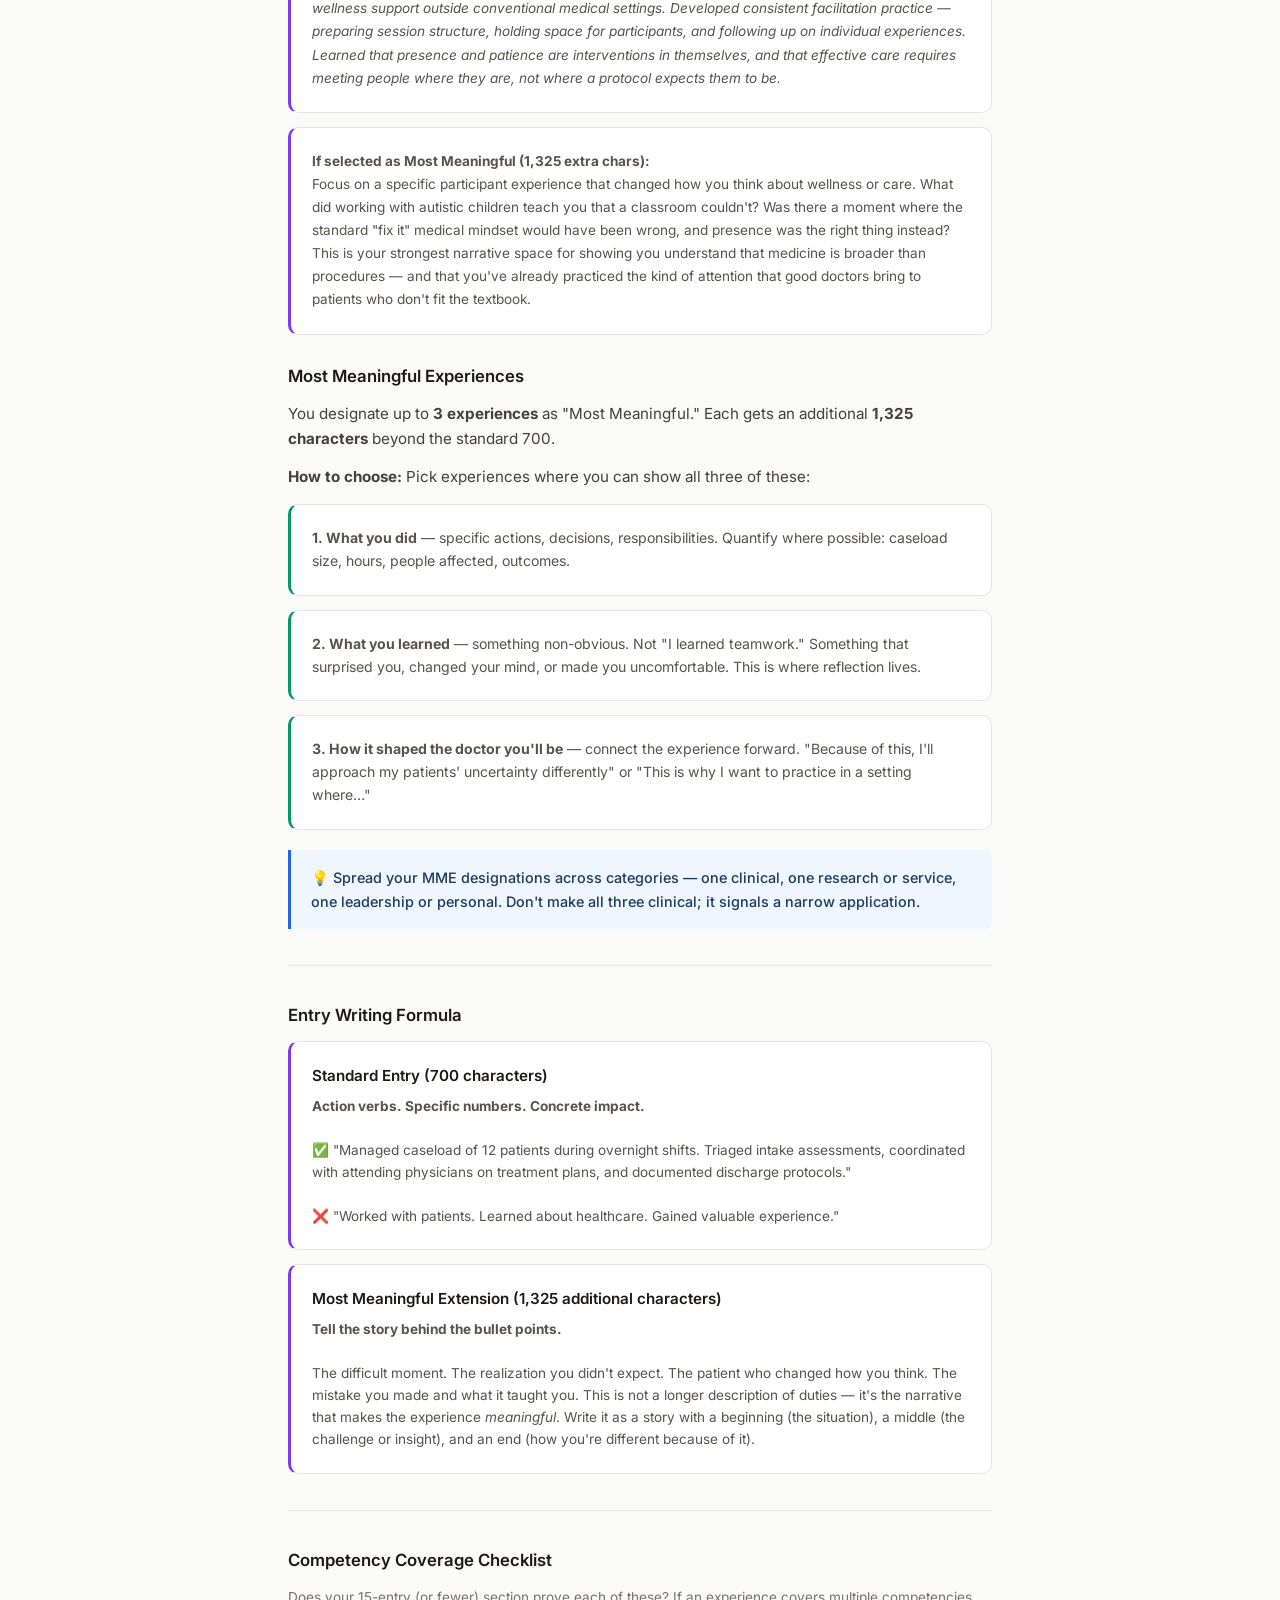
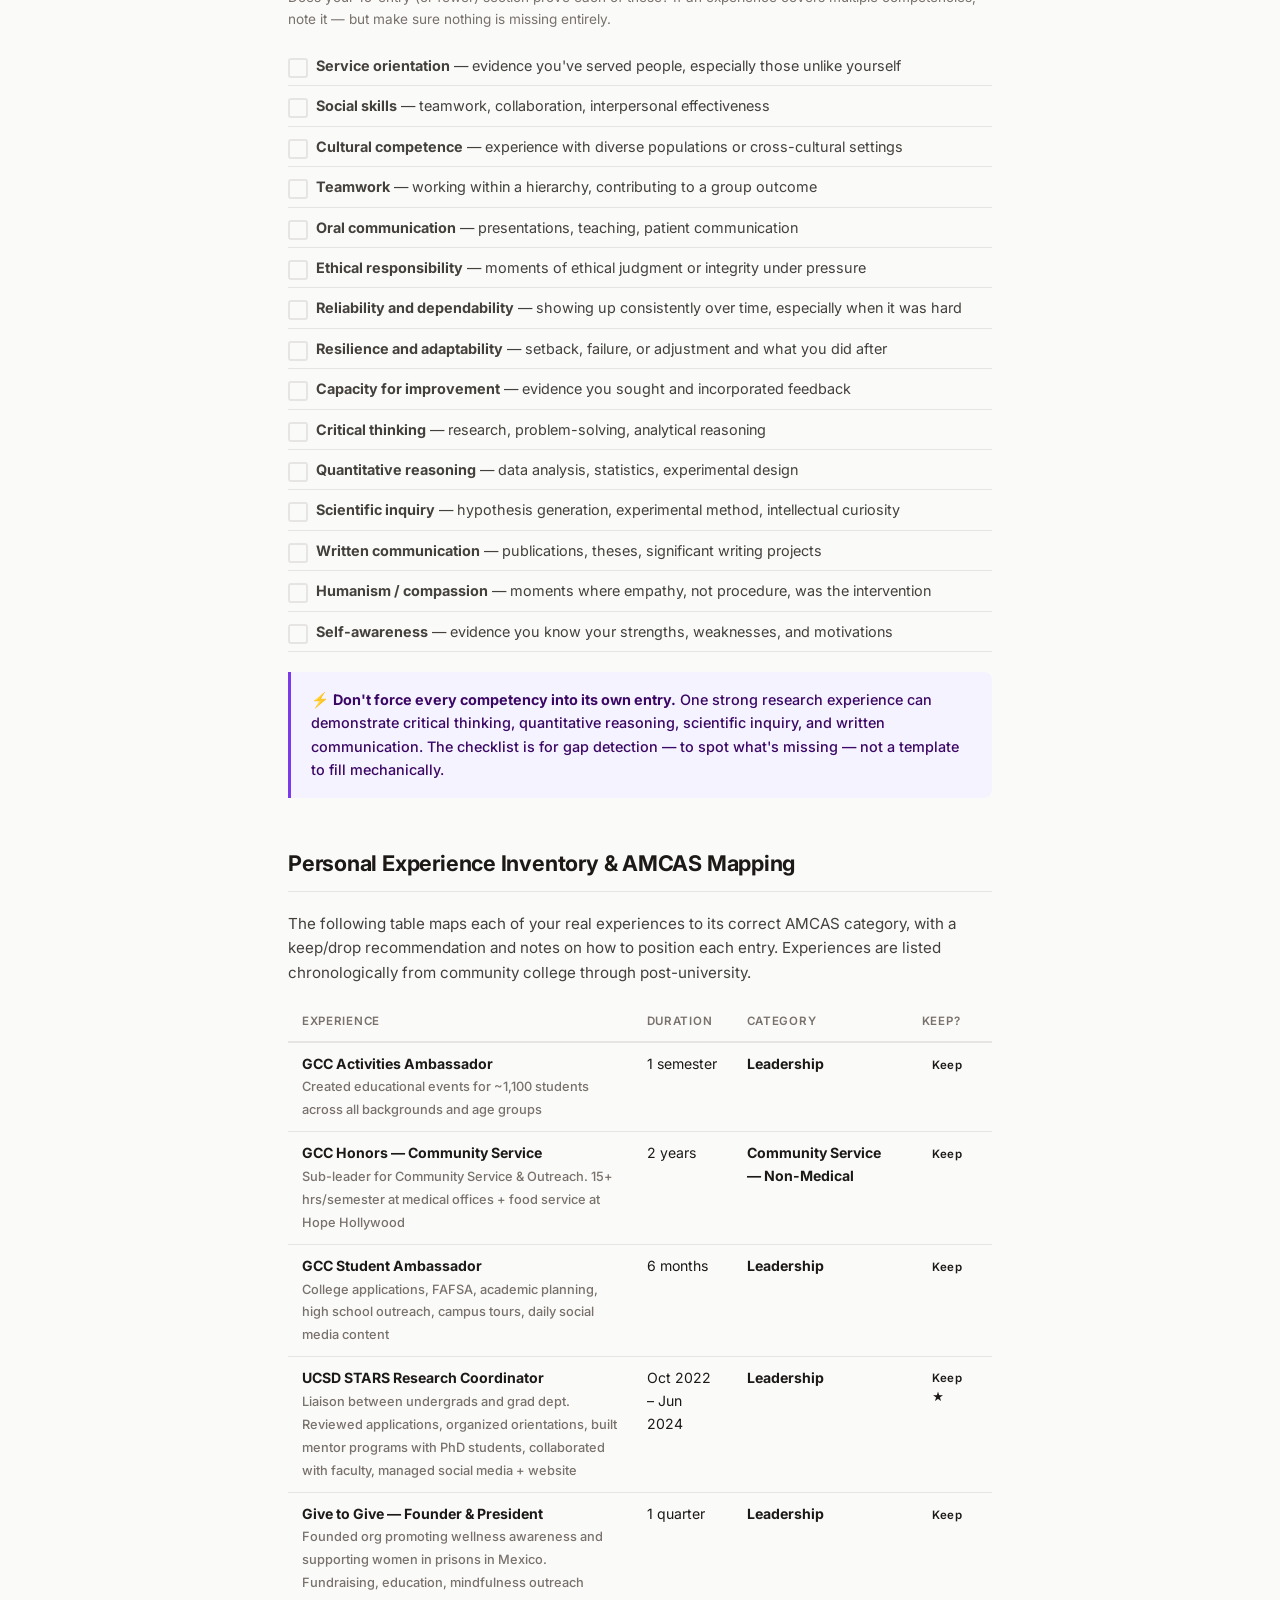
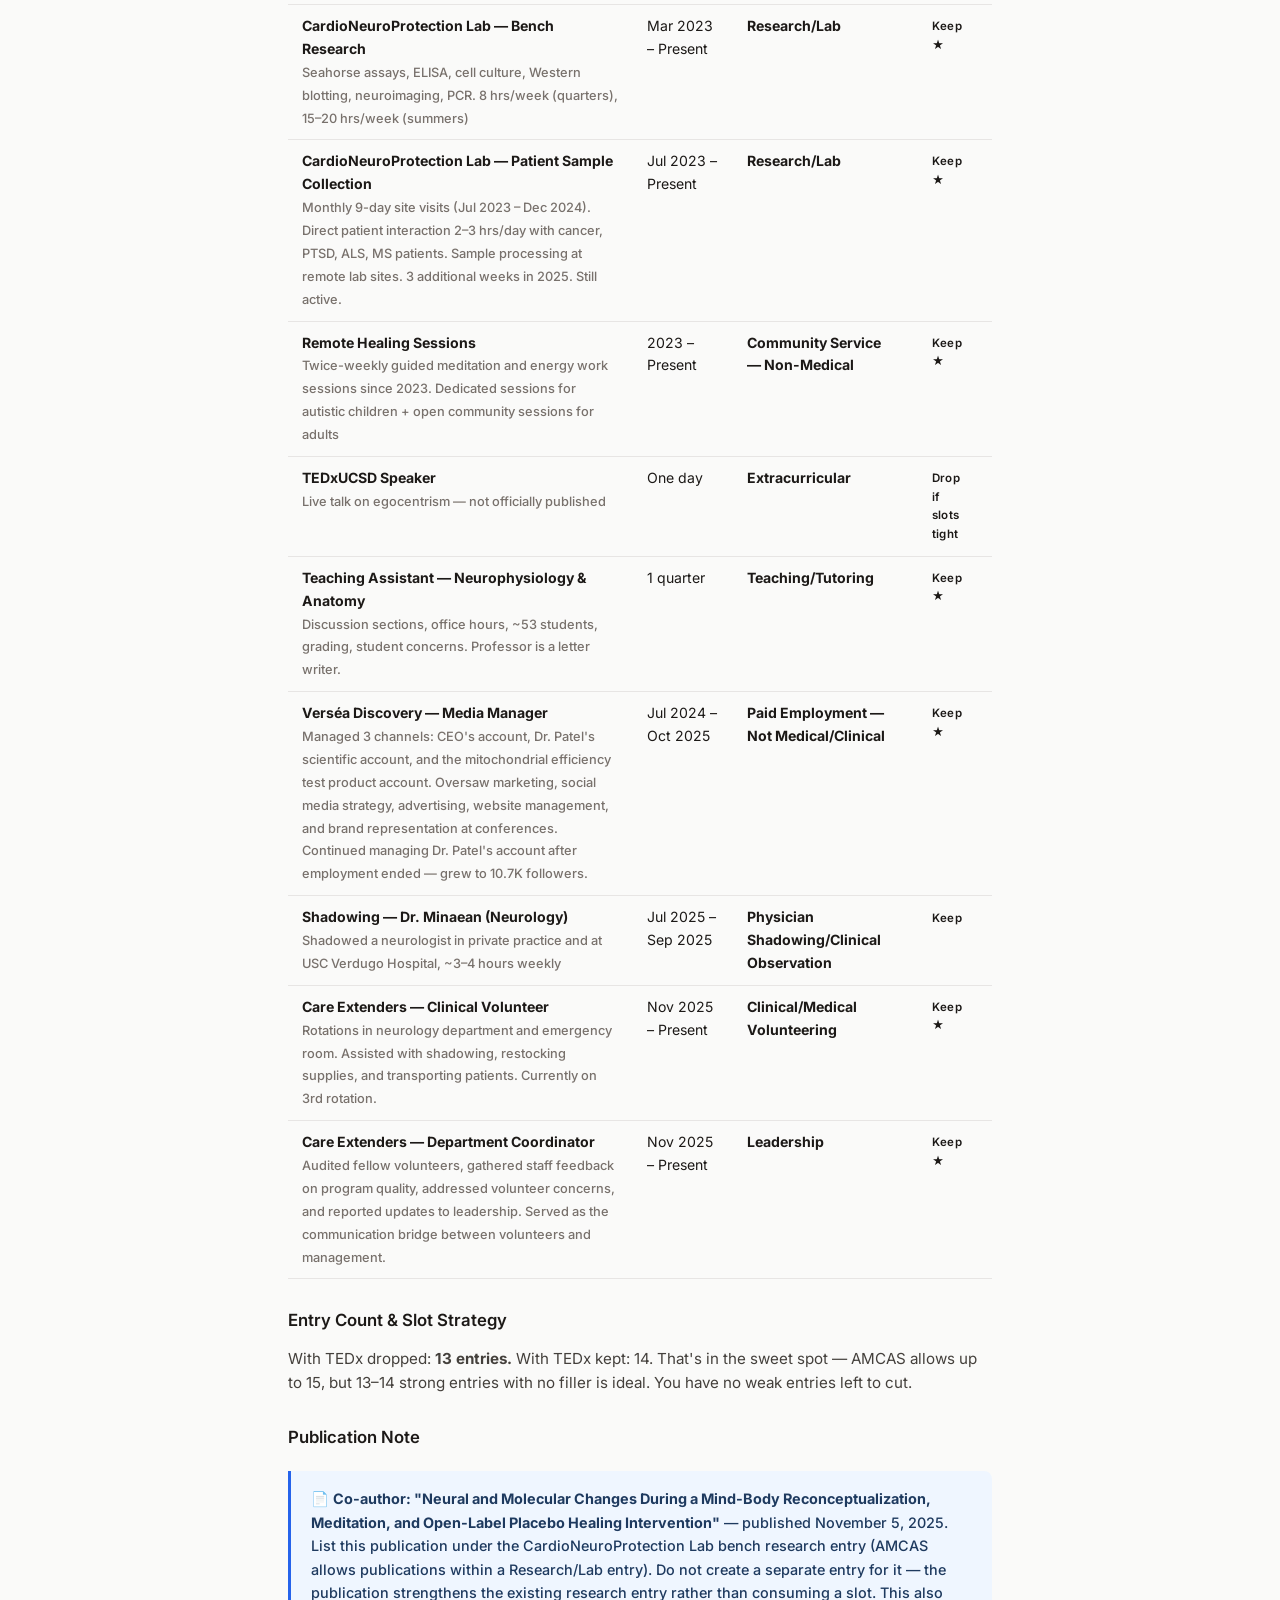
<file: amcas-strategy-guide.html>
<!DOCTYPE html>
<html lang="en">
<head>
<meta charset="UTF-8">
<meta name="viewport" content="width=device-width, initial-scale=1.0">
<title>AMCAS Primary Application — Strategy Guide</title>
<link rel="preconnect" href="https://fonts.googleapis.com">
<link rel="preconnect" href="https://fonts.gstatic.com" crossorigin>
<link href="https://fonts.googleapis.com/css2?family=Inter:opsz,wght@14..32,400;14..32,500;14..32,600;14..32,700&family=JetBrains+Mono:wght@400;500&display=swap" rel="stylesheet">
<style>
  :root {
    --bg: #fafaf9;
    --surface: #ffffff;
    --text: #1c1917;
    --muted: #78716c;
    --line: #e7e5e4;
    --accent: #7c3aed;
    --accent-muted: #f5f3ff;
    --green: #059669;
    --amber: #d97706;
    --red: #dc2626;
    --red-muted: #fef2f2;
    --green-muted: #ecfdf5;
    --amber-muted: #fffbeb;
    --blue: #2563eb;
    --blue-muted: #eff6ff;
  }

  * { margin: 0; padding: 0; box-sizing: border-box; }

  body {
    font-family: 'Inter', -apple-system, BlinkMacSystemFont, sans-serif;
    background: var(--bg);
    color: var(--text);
    line-height: 1.625;
    -webkit-font-smoothing: antialiased;
  }

  .container {
    max-width: 760px;
    margin: 0 auto;
    padding: 60px 28px 120px;
  }

  /* Header */
  .report-header {
    margin-bottom: 52px;
    padding-bottom: 36px;
    border-bottom: 1px solid var(--line);
  }

  .report-header .label {
    font-size: 11px;
    font-weight: 600;
    text-transform: uppercase;
    letter-spacing: 0.12em;
    color: var(--accent);
    margin-bottom: 8px;
  }

  .report-header h1 {
    font-size: 2.1rem;
    font-weight: 700;
    letter-spacing: -0.02em;
    line-height: 1.2;
    margin-bottom: 10px;
    color: var(--text);
  }

  .report-header .subtitle {
    font-size: 0.95rem;
    color: var(--muted);
    font-weight: 400;
  }

  /* Sections */
  section {
    margin-bottom: 48px;
  }

  section h2 {
    font-size: 1.35rem;
    font-weight: 700;
    letter-spacing: -0.01em;
    margin-bottom: 20px;
    color: var(--text);
    padding-bottom: 10px;
    border-bottom: 1px solid var(--line);
  }

  section h3 {
    font-size: 1.05rem;
    font-weight: 600;
    margin: 28px 0 12px;
    color: var(--text);
  }

  section p {
    margin-bottom: 14px;
    font-size: 0.95rem;
    color: #44403c;
  }

  /* Tables */
  .data-table {
    width: 100%;
    border-collapse: collapse;
    font-size: 0.88rem;
    margin: 16px 0;
  }

  .data-table th {
    text-align: left;
    font-weight: 600;
    font-size: 0.72rem;
    text-transform: uppercase;
    letter-spacing: 0.06em;
    color: var(--muted);
    padding: 10px 14px;
    border-bottom: 2px solid var(--line);
  }

  .data-table td {
    padding: 10px 14px;
    border-bottom: 1px solid var(--line);
    vertical-align: top;
  }

  .data-table td:first-child {
    font-weight: 500;
  }

  .data-table .num {
    font-family: 'JetBrains Mono', monospace;
    font-size: 0.85rem;
    text-align: right;
    white-space: nowrap;
  }

  /* Tags */
  .tag {
    display: inline-block;
    font-size: 0.72rem;
    font-weight: 600;
    padding: 2px 10px;
    border-radius: 4px;
    letter-spacing: 0.03em;
  }

  .tag.do { background: var(--green-muted); color: var(--green); }
  .tag.dont { background: var(--red-muted); color: var(--red); }
  .tag.info { background: var(--blue-muted); color: var(--blue); }

  /* Cards */
  .card {
    background: var(--surface);
    border: 1px solid var(--line);
    border-radius: 10px;
    padding: 22px 24px;
    margin-bottom: 14px;
  }

  .card.accent-left {
    border-left: 3px solid var(--accent);
    padding-left: 21px;
  }

  .card.green-left {
    border-left: 3px solid var(--green);
    padding-left: 21px;
  }

  .card.red-left {
    border-left: 3px solid var(--red);
    padding-left: 21px;
  }

  .card.blue-left {
    border-left: 3px solid var(--blue);
    padding-left: 21px;
  }

  .card h4 {
    font-size: 0.95rem;
    font-weight: 600;
    margin-bottom: 6px;
  }

  .card p, .card ul {
    font-size: 0.88rem;
    color: #57534e;
    margin: 0;
  }

  .card ul {
    padding-left: 18px;
    margin-top: 4px;
  }

  .card ul li {
    margin-bottom: 4px;
  }

  /* Section labels */
  .section-label {
    font-size: 0.68rem;
    font-weight: 700;
    text-transform: uppercase;
    letter-spacing: 0.1em;
    margin-bottom: 4px;
  }

  .section-label.green { color: var(--green); }
  .section-label.red { color: var(--red); }
  .section-label.accent { color: var(--accent); }
  .section-label.amber { color: var(--amber); }

  /* Structure flow */
  .structure-flow {
    display: flex;
    gap: 8px;
    margin: 20px 0;
    overflow-x: auto;
  }

  .structure-block {
    flex: 1;
    min-width: 100px;
    background: var(--surface);
    border: 1px solid var(--line);
    border-radius: 10px;
    padding: 16px 14px;
    text-align: center;
  }

  .structure-block .pct {
    font-family: 'JetBrains Mono', monospace;
    font-size: 1.1rem;
    font-weight: 600;
    color: var(--accent);
    margin-bottom: 2px;
  }

  .structure-block .name {
    font-size: 0.72rem;
    font-weight: 600;
    margin-bottom: 4px;
  }

  .structure-block .desc {
    font-size: 0.68rem;
    color: var(--muted);
    line-height: 1.35;
  }

  /* Callout */
  .callout {
    background: var(--accent-muted);
    border-left: 3px solid var(--accent);
    padding: 16px 20px;
    border-radius: 0 8px 8px 0;
    margin: 20px 0;
  }

  .callout p {
    font-size: 0.9rem;
    color: #3b0764;
    margin: 0;
    font-weight: 500;
  }

  .callout.blue {
    background: var(--blue-muted);
    border-left-color: var(--blue);
  }

  .callout.blue p {
    color: #1e3a5f;
  }

  .callout.red {
    background: var(--red-muted);
    border-left-color: var(--red);
  }

  .callout.red p {
    color: #7f1d1d;
  }

  /* Checklist */
  .checklist {
    list-style: none;
    padding: 0;
    margin: 16px 0;
  }

  .checklist li {
    padding: 8px 0 8px 28px;
    position: relative;
    font-size: 0.9rem;
    color: #44403c;
    border-bottom: 1px solid var(--line);
  }

  .checklist li::before {
    content: '';
    position: absolute;
    left: 0;
    top: 12px;
    width: 16px;
    height: 16px;
    border: 2px solid var(--line);
    border-radius: 3px;
  }

  /* Footer */
  .report-footer {
    margin-top: 60px;
    padding-top: 24px;
    border-top: 1px solid var(--line);
    font-size: 0.78rem;
    color: var(--muted);
  }

  /* Divider */
  .divider {
    border: none;
    border-top: 1px solid var(--line);
    margin: 36px 0;
  }

  /* Responsive */
  @media (max-width: 680px) {
    .container { padding: 32px 16px 80px; }
    .report-header h1 { font-size: 1.6rem; }
    .structure-flow { flex-wrap: wrap; }
    .structure-block { min-width: 80px; flex: 1 1 40%; }
  }

  @media print {
    body { background: white; }
    .container { max-width: 100%; padding: 20px 0; }
    .card, .structure-block { break-inside: avoid; }
    section { break-inside: avoid; }
  }
</style>
</head>
<body>

<div class="container">

  <!-- HEADER -->
  <header class="report-header">
    <div class="label">AMCAS Primary Application</div>
    <h1>Strategy Guide</h1>
    <div class="subtitle">Personal Statement &amp; Work &amp; Activities — Structural framework, evidence strategy, and common pitfalls</div>
  </header>

  <!-- OVERVIEW -->
  <section>
    <h2>Overview</h2>
    <p>The AMCAS primary is the single application document read by <strong>every MD program</strong> you apply to. It has two components that carry narrative weight:</p>

    <table class="data-table">
      <thead>
        <tr><th>Component</th><th>Limit</th><th>What It Does</th></tr>
      </thead>
      <tbody>
        <tr>
          <td>Personal Statement</td>
          <td class="num">5,300 characters</td>
          <td>Answers one question: <em>why do you want to be a doctor — and what evidence proves you know what that means?</em></td>
        </tr>
        <tr>
          <td>Work &amp; Activities</td>
          <td class="num">Up to 15 entries</td>
          <td>Your evidence file. Each entry proves a specific competency. 700 characters per entry; 3 "Most Meaningful" get an additional 1,325 characters each.</td>
        </tr>
      </tbody>
    </table>

    <div class="callout blue">
      <p>💡 Strategic principle: The personal statement tells the story. The Work &amp; Activities section provides the receipts. They should complement, not repeat, each other.</p>
    </div>
  </section>

  <!-- PART 1: PERSONAL STATEMENT -->
  <section>
    <h2>Part 1 — Personal Statement</h2>

    <h3>Essay Architecture</h3>

    <p>The most effective personal statements follow a five-movement structure. Each section earns its space by doing a specific narrative job — nothing is filler.</p>

    <div class="structure-flow">
      <div class="structure-block">
        <div class="pct">~10%</div>
        <div class="name">Opening Scene</div>
        <div class="desc">A concrete moment. Patient encounter, lab realization, clinical observation. Pull the reader in.</div>
      </div>
      <div class="structure-block">
        <div class="pct">~25%</div>
        <div class="name">Exploration Arc</div>
        <div class="desc">How you tested the impulse. What you learned, not just what you did.</div>
      </div>
      <div class="structure-block">
        <div class="pct">~15%</div>
        <div class="name">Core Insight</div>
        <div class="desc">The pivot. Medicine wasn't what you thought — and you still wanted it.</div>
      </div>
      <div class="structure-block">
        <div class="pct">~25%</div>
        <div class="name">Competency Evidence</div>
        <div class="desc">2–3 experiences that prove readiness. One clinical, one scholarly, one human.</div>
      </div>
      <div class="structure-block">
        <div class="pct">~25%</div>
        <div class="name">Vision Close</div>
        <div class="desc">What kind of doctor you want to be, grounded in what you've done.</div>
      </div>
    </div>

    <h3>What Works</h3>

    <div class="card green-left">
      <p><strong>A specific opening scene.</strong> Drop the reader into a moment — a patient whose hand you held, a lab result that surprised you, a clinical observation that stayed with you. One scene, vividly rendered. The reader should see it.</p>
    </div>

    <div class="card green-left">
      <p><strong>Depth over breadth.</strong> Two experiences described in full — with specific details, realizations, and consequences — will always beat five experiences listed in a paragraph. Adcoms remember the applicant who reflected deeply, not the one who did the most.</p>
    </div>

    <div class="card green-left">
      <p><strong>Genuine insight.</strong> The essay's pivot point — the moment you realized medicine was harder, messier, or more human than you expected, and why that made you <em>more</em> committed — is what separates strong essays from generic ones.</p>
    </div>

    <div class="card green-left">
      <p><strong>A grounded vision.</strong> Close with the kind of doctor you want to become, anchored to something specific you've already done. "I want to build palliative care pathways for rural communities because I saw what happened to my patient in hospice volunteering" beats "I want to heal the underserved."</p>
    </div>

    <h3>What to Avoid</h3>

    <div class="card red-left">
      <p><strong>Starting with childhood.</strong> "Since I was five years old…" "I've always known…" "As a child, I loved science…" These openings are so common they've become invisible. Begin in the present or recent past, with something concrete.</p>
    </div>

    <div class="card red-left">
      <p><strong>Listing experiences without reflection.</strong> "I shadowed a cardiologist, volunteered in the ER, and worked in a research lab." None of this tells the reader anything about you. What did you <em>learn</em>? What <em>changed</em>?</p>
    </div>

    <div class="card red-left">
      <p><strong>Generic altruism.</strong> "I want to help people" is true of every applicant. It communicates nothing. Show the specific way you want to help, backed by evidence that you've already started.</p>
    </div>

    <div class="card red-left">
      <p><strong>Covering everything.</strong> The essay is not your CV in prose. It's an argument about why you should be a doctor, made through 2–3 carefully chosen experiences. Leave room for the Work &amp; Activities section to carry the rest.</p>
    </div>

    <div class="card red-left">
      <p><strong>Ending with "and that's why I want to be a doctor."</strong> This is the sign of an essay that didn't know when to stop. Your conclusion should open forward — to the kind of medicine you'll practice — not close backward.</p>
    </div>

    <hr class="divider">

    <h3>Sample Essay Skeleton</h3>

    <p style="font-size: 0.82rem; color: var(--muted); margin-bottom: 8px;">Replace bracketed content with your specifics.</p>

    <div class="card accent-left">
      <p style="font-size: 0.85rem; line-height: 1.7;">
        <strong>[Opening — ~500 chars]</strong><br>
        <em>Mrs. Chen had been on the ward for three weeks, and I was the only person who could make her laugh — not because I was charming, but because I was the transporter who wheeled her to dialysis every morning at 6 AM. I was nineteen, pre-med, and convinced I was just doing a job.</em>
      </p>
    </div>

    <div class="card accent-left">
      <p style="font-size: 0.85rem; line-height: 1.7;">
        <strong>[Exploration — ~1,300 chars]</strong><br>
        <em>Describe how you tested medicine: clinical volunteering, shadowing, scribing, EMT work. What surprised you. What you were bad at. What you wanted more of. The key is showing that you approached this like a hypothesis — you didn't just "want to be a doctor," you systematically investigated whether you should be one.</em>
      </p>
    </div>

    <div class="card accent-left">
      <p style="font-size: 0.85rem; line-height: 1.7;">
        <strong>[Core Insight — ~800 chars]</strong><br>
        <em>The pivot point. The moment medicine became something different than what you expected — harder, more systemic, more intimately human — and you chose it anyway. This is where your essay earns its right to exist. "I realized medicine wasn't about fixing bodies. It was about sitting with people when they were most afraid — and the sitting was the medicine."</em>
      </p>
    </div>

    <div class="card accent-left">
      <p style="font-size: 0.85rem; line-height: 1.7;">
        <strong>[Competency Evidence — ~1,300 chars]</strong><br>
        <em>2–3 experiences that prove you can do this. One clinical (you've been around patients and the system), one scholarly (you can think rigorously), one human (you've done something hard that required empathy or resilience). Each experience gets a paragraph that shows what you did and what it taught you — not just that it happened.</em>
      </p>
    </div>

    <div class="card accent-left">
      <p style="font-size: 0.85rem; line-height: 1.7;">
        <strong>[Vision Close — ~1,300 chars]</strong><br>
        <em>The kind of doctor you'll become, grounded in what you've already started. Specific, honest, ambitious but believable. "I don't know what specialty I'll choose. But I know I want to be the kind of doctor who remembers that the 6 AM transporter is often the most important person in the room — because I was that person, and I watched the doctors who noticed and the ones who didn't."</em>
      </p>
    </div>
  </section>

  <!-- PART 2: WORK & ACTIVITIES -->
  <section>
    <h2>Part 2 — Work &amp; Activities</h2>

    <h3>Strategic Architecture</h3>

    <p>Every entry should prove one of the <strong>AAMC Core Competencies</strong>. Admissions committees scan this section for gaps. The goal is coverage across categories, not maximizing entries.</p>

    <table class="data-table">
      <thead>
        <tr><th>Category</th><th>Recommended Slots</th><th>What Committees Are Scanning For</th></tr>
      </thead>
      <tbody>
        <tr>
          <td>Clinical Exposure</td>
          <td class="num">2–3</td>
          <td>Direct patient contact beyond shadowing. Proof you know what the job entails — you've seen suffering, mess, ambiguity, and still want in.</td>
        </tr>
        <tr>
          <td>Research</td>
          <td class="num">1–2</td>
          <td>Intellectual rigor and curiosity. Even if you're not MD/PhD-bound, research shows you can engage with uncertainty and generate knowledge. Publications and posters are nice; genuine involvement matters more.</td>
        </tr>
        <tr>
          <td>Service / Volunteering</td>
          <td class="num">2–3</td>
          <td>Consistent, longitudinal commitment over one-time events. Serving people unlike yourself. The best entries show <em>sustained</em> investment in a community, not a week-long trip.</td>
        </tr>
        <tr>
          <td>Leadership</td>
          <td class="num">1–2</td>
          <td>Running something that mattered and making decisions with consequences. Not titles — actions you took and their impact on real outcomes.</td>
        </tr>
        <tr>
          <td>Paid Employment (non-clinical)</td>
          <td class="num">1–2</td>
          <td>Any job. Tutoring, retail, food service, research assistant. Paid work demonstrates maturity, responsibility, and the ability to show up. Underrated category.</td>
        </tr>
        <tr>
          <td>Other / Hobbies</td>
          <td class="num">1–2</td>
          <td>Arts, athletics, music, making things. Humanizes you. Committees read thousands of applications — the applicant who builds furniture or plays in a jazz quartet is memorable. One real hobby is better than three listed ones.</td>
        </tr>
      </tbody>
    </table>

    <h3>Clinical Exposure — Making It Count When You Have One Main Source</h3>

    <p>Many applicants' clinical exposure comes primarily from a single volunteer position. This is common — and completely fine — but how you frame it on AMCAS makes all the difference.</p>

    <h3 style="font-size: 0.92rem; font-weight: 600; margin: 20px 0 10px; color: var(--text);">Categorize It Correctly</h3>

    <p>Use the <strong>"Clinical/Medical Volunteering"</strong> category — <em>not</em> "Community Service/Volunteer — Non-Medical." This distinction is real on AMCAS and signals to admissions committees that you understand this was clinical exposure <em>and</em> service. If the role was paid, use "Clinical/Medical Employment" instead.</p>

    <h3 style="font-size: 0.92rem; font-weight: 600; margin: 20px 0 10px; color: var(--text);">What to Highlight in the Description</h3>

    <p>With the 700-character limit (plus 1,325 extra if marked Most Meaningful), prioritize these four elements:</p>

    <div class="card green-left">
      <p><strong>1. Patient contact — be specific.</strong> Did you talk to patients? Escort families? Bring blankets? Observe procedures? Shadow-like observation in a clinical setting? Name the <em>kind</em> of interaction, not just "helped patients." Admissions readers want evidence you've been close enough to smell the hospital.</p>
    </div>

    <div class="card green-left">
      <p><strong>2. One concrete, vivid moment.</strong> A single specific anecdote carries more weight than a generic list of duties. Something like: <em>"A patient asked me why I want to be a doctor, and explaining it out loud crystallized reasons I hadn't articulated before."</em> One moment, honestly rendered, is worth ten bullet points.</p>
    </div>

    <div class="card green-left">
      <p><strong>3. What you learned about medicine — not just about yourself.</strong> Shift from "I helped" to "I learned." Example: <em>"Watching nurses manage five competing priorities taught me that clinical care is as much about triaging attention as it is about clinical knowledge."</em> This shows you're observing the system, not just performing tasks.</p>
    </div>

    <div class="card green-left">
      <p><strong>4. Hours and continuity.</strong> Give total hours and the time span (e.g., "120 hours over 14 months"). Longitudinal commitment — even low weekly hours sustained over a long period — reads better than a short, intense burst. Consistency signals dependability.</p>
    </div>

    <div class="callout blue">
      <p>💡 <strong>If you're worried it's "not enough":</strong> What matters more than volume is <em>reflection depth</em>. A single volunteer role written with genuine insight and one sharp anecdote beats three shallow entries. Many applicants over-index on quantity. If you have >100–150 hours and can write meaningfully about patient exposure, you're in good shape. The real question is not "how many hours?" but "what did those hours teach you that you couldn't have learned any other way?"</p>
    </div>

    <h3 style="font-size: 0.92rem; font-weight: 600; margin: 20px 0 10px; color: var(--text);">Practical Entry Structure</h3>

    <div class="card accent-left">
      <p style="font-size: 0.85rem; line-height: 1.7;">
        <strong>Experience Description (700 chars):</strong><br>
        Opening line states your role and setting. 1–2 sentences on what you actually did day to day. One specific patient interaction or clinical observation. Close with what it taught you about being a physician — not a platitude, but something genuine and specific to your experience.
      </p>
    </div>

    <div class="card accent-left">
      <p style="font-size: 0.85rem; line-height: 1.7;">
        <strong>Most Meaningful blurb (1,325 extra chars, if selected):</strong><br>
        Use this space to go deeper — how this experience confirmed (or challenged) your decision to pursue medicine, how it shaped the kind of doctor you want to be. This is not more description of duties. It's the narrative of <em>why this experience changed you</em>.
      </p>
    </div>

    <h3>Media &amp; Social Account Management — Don't Bury This Under Hobbies</h3>

    <p>If you've built or managed social media accounts, grown an audience, or run content strategy for an organization, this is <strong>not a hobby</strong> — it's a legitimate entry that proves skills admissions committees value. Treat it as such.</p>

    <h3 style="font-size: 0.92rem; font-weight: 600; margin: 20px 0 10px; color: var(--text);">Categorize It Correctly</h3>

    <div class="card green-left">
      <p><strong>Paid Employment — Not Medical/Clinical</strong> (if you were compensated). This signals maturity, responsibility, and real-world accountability. It also puts your work in the same category as jobs — where it belongs.</p>
    </div>

    <div class="card green-left">
      <p><strong>Extracurricular Activities</strong> (if unpaid). Still valid — but make sure your description makes clear this wasn't casual posting. Reference the strategy, analytics, and growth metrics to distinguish it from personal social media use.</p>
    </div>

    <div class="callout red">
      <p>🚫 <strong>Do not list this under "Hobbies."</strong> Running a professional social media presence — content strategy, audience growth, analytics, visual branding — is skilled work. Labeling it a hobby undervalues it and signals to readers that you don't recognize what you've built.</p>
    </div>

    <h3 style="font-size: 0.92rem; font-weight: 600; margin: 20px 0 10px; color: var(--text);">Why This Entry Helps Your Application</h3>

    <ul style="padding-left: 20px; margin-bottom: 16px;">
      <li style="margin-bottom: 6px; font-size: 0.9rem; color: #44403c;"><strong>Written communication</strong> — You translated complex topics into accessible content. This is physician-level communication, repackaged.</li>
      <li style="margin-bottom: 6px; font-size: 0.9rem; color: #44403c;"><strong>Initiative and self-direction</strong> — You built something from zero. You identified an opportunity, executed consistently, and measured results.</li>
      <li style="margin-bottom: 6px; font-size: 0.9rem; color: #44403c;"><strong>Longitudinal commitment</strong> — Two years of sustained work. Admissions readers scan for follow-through. This is strong evidence.</li>
      <li style="margin-bottom: 6px; font-size: 0.9rem; color: #44403c;"><strong>Data literacy</strong> — You tracked analytics, adjusted strategy based on metrics, understood audience behavior. Quantitative reasoning in a real-world context.</li>
      <li style="margin-bottom: 6px; font-size: 0.9rem; color: #44403c;"><strong>Memorability</strong> — Thousands of applications list shadowing and lab work. Very few list building a physician's social media presence from 0 to 10K+ followers. This makes you stand out.</li>
    </ul>

    <h3 style="font-size: 0.92rem; font-weight: 600; margin: 20px 0 10px; color: var(--text);">How to Write the Entry</h3>

    <div class="card accent-left">
      <p style="font-size: 0.85rem; line-height: 1.7;">
        <strong>Example Description (700 chars):</strong><br>
        <em>Built and managed Instagram and TikTok presence for Dr. Patel's medical practice over 24 months. Developed content strategy translating clinical expertise into accessible health communication. Grew audience from 0 to 10.7K followers through consistent posting, community engagement, and analytics-driven iteration. Produced educational content on preventive care, treatment options, and patient narratives. Learned to distill complex medical concepts into visuals and captions that resonated with both patients and the broader public — a skill directly transferable to physician-patient communication.</em>
      </p>
    </div>

    <div class="card accent-left">
      <p style="font-size: 0.85rem; line-height: 1.7;">
        <strong>If selected as Most Meaningful (1,325 extra chars):</strong><br>
        Use this space to tell the story behind the metrics. What surprised you about translating clinical knowledge for a lay audience? How did this experience change how you think about health communication? Did it reinforce (or complicate) your understanding of what patients need from their doctors? The MME extension is where you connect this work to the kind of physician you want to become — not where you list more stats.
      </p>
    </div>

    <div class="callout blue">
      <p>💡 <strong>Strategic note:</strong> If you have 13–15 strong entries already and need to cut something, this entry should stay while lower-signal items (casual hobbies, one-day volunteering events, club memberships without leadership) get cut. This entry proves more competencies — and is more memorable — than most standard pre-med activities.</p>
    </div>

    <h3>Categorization Pitfalls — Shadowing, Research Splits, and Gray Areas</h3>

    <p>Many applicants lose clarity points by miscategorizing activities. The distinctions below are the ones that most commonly trip people up — get these right and your Work &amp; Activities section reads as intentional and well-understood.</p>

    <h3 style="font-size: 0.92rem; font-weight: 600; margin: 20px 0 10px; color: var(--text);">Shadowing: It Has Its Own Category</h3>

    <table class="data-table">
      <thead>
        <tr><th>Activity</th><th>Correct AMCAS Category</th><th>Why</th></tr>
      </thead>
      <tbody>
        <tr>
          <td>Watching a doctor see patients</td>
          <td><strong>Physician Shadowing/Clinical Observation</strong></td>
          <td>You observed. You didn't do anything. Passive exposure.</td>
        </tr>
        <tr>
          <td>Volunteering in a clinic — escorting patients, bringing blankets, talking to families</td>
          <td><strong>Clinical/Medical Volunteering</strong></td>
          <td>You were in the clinical environment, interacting, unpaid. You did things that affected the patient experience.</td>
        </tr>
        <tr>
          <td>Working as a scribe, EMT, CNA, phlebotomist</td>
          <td><strong>Clinical/Medical Employment</strong></td>
          <td>You had a job in a clinical setting with direct patient contact or clinical decision-making.</td>
        </tr>
      </tbody>
    </table>

    <div class="callout blue">
      <p>💡 <strong>The litmus test:</strong> Did you touch a patient, make a decision that affected care, or interact with patients in a way that wasn't purely observational? If yes → clinical volunteering or employment. If no → shadowing.</p>
    </div>

    <div class="callout red">
      <p>🚫 <strong>Don't lump shadowing into a clinical volunteering entry.</strong> Committees want to see shadowing explicitly — it's a separate checkbox. Roll shadowing across multiple specialties into one entry (e.g., \"Shadowed 3 physicians across internal medicine, cardiology, and surgery — 60 hours total\") but keep it in the Shadowing category.</p>
    </div>

    <h3 style="font-size: 0.92rem; font-weight: 600; margin: 20px 0 10px; color: var(--text);">How Much Shadowing?</h3>
    <p><strong>40–80 hours across 2–3 specialties</strong> is the sweet spot. More than that has diminishing returns — at some point committees want evidence you've done clinical work yourself, not just watched it. Shadowing proves you've seen what a doctor's day looks like. Clinical volunteering/employment proves you can operate in that environment.</p>

    <h3 style="font-size: 0.92rem; font-weight: 600; margin: 20px 0 10px; color: var(--text);">Research with Patient Contact — When to Split, When to Call It Clinical</h3>

    <div class="card green-left">
      <p><strong>Split into two Research entries</strong> — one for bench work, one for patient sample collection. Both under <strong>Research/Lab</strong>. This is the strongest approach when you did genuinely different things in each context, even under the same PI.</p>
    </div>

    <table class="data-table">
      <thead>
        <tr><th>Entry</th><th>Category</th><th>What It Shows</th></tr>
      </thead>
      <tbody>
        <tr>
          <td>Bench work</td>
          <td>Research/Lab</td>
          <td>Wet lab skills, protocols, hypothesis testing, intellectual rigor</td>
        </tr>
        <tr>
          <td>Patient sample collection</td>
          <td>Research/Lab</td>
          <td>Human subjects research, consent process, clinical coordination, IRB awareness</td>
        </tr>
      </tbody>
    </table>

    <div class="callout blue">
      <p>💡 <strong>The rule:</strong> If the patient interaction is transactional — consent, collect sample, leave — it stays under Research. The purpose is data collection, not care delivery. Only shift to Clinical/Medical Volunteering if you meaningfully interacted with patients beyond the protocol (sat with them during treatment, explained results, provided comfort, built ongoing rapport). If you call transactional research encounters "clinical exposure" and a reviewer probes it in an interview, you'll look like you're padding.</p>
    </div>

    <div class="callout red">
      <p>🚫 <strong>Don't merge bench work and patient work into one entry.</strong> You'll lose the ability to describe either one fully, and you'll miss the opportunity to show two distinct competencies. Split them. Same PI is fine — different roles under the same lab is common and defensible.</p>
    </div>

    <h3>Leadership — When "Volunteer Assistant" Is Actually Leadership</h3>

    <p>AMCAS defines leadership broadly — you don't need a title with "President" or "Director" in it. If you evaluated others, made decisions that affected operations, or served as a communication bridge between levels of an organization, you led.</p>

    <h3 style="font-size: 0.92rem; font-weight: 600; margin: 20px 0 10px; color: var(--text);">The Litmus Test</h3>

    <table class="data-table">
      <thead>
        <tr><th>You were a leader if you…</th><th>You were a volunteer if you…</th></tr>
      </thead>
      <tbody>
        <tr>
          <td>Evaluated, trained, or supervised other people</td>
          <td>Performed tasks assigned to you</td>
        </tr>
        <tr>
          <td>Made operational decisions (scheduling, task assignment, quality control)</td>
          <td>Followed established procedures without discretion</td>
        </tr>
        <tr>
          <td>Reported findings or recommendations up to management</td>
          <td>Reported only your own hours or completion status</td>
        </tr>
        <tr>
          <td>Gathered feedback from staff or stakeholders to improve the program</td>
          <td>Gave personal opinions when asked, without systemic follow-through</td>
        </tr>
        <tr>
          <td>Mediated concerns or acted as a point of escalation</td>
          <td>Escalated your own concerns to someone above you</td>
        </tr>
      </tbody>
    </table>

    <div class="callout blue">
      <p>💡 <strong>Admissions readers don't care about your title.</strong> They care about what you were responsible for and whether you used judgment. "Department Coordinator Assistant" sounds administrative — but if you audited volunteers, reported to leadership, mediated concerns, and gathered program feedback from staff, you were running a quality-control function. That's leadership.</p>
    </div>

    <h3 style="font-size: 0.92rem; font-weight: 600; margin: 20px 0 10px; color: var(--text);">How to Write the Entry</h3>

    <div class="card accent-left">
      <p style="font-size: 0.85rem; line-height: 1.7;">
        <strong>Example Description (700 chars):</strong><br>
        <em>Served as Department Coordinator Assistant, auditing volunteer performance and reporting findings to program leadership. Evaluated volunteer interactions with patients and staff, identifying areas for coaching and recognition. Acted as liaison between volunteers and management — surfaced concerns, mediated disputes, and ensured volunteers felt supported. Conducted regular check-ins with clinical staff to gather feedback on volunteer effectiveness and overall program quality. Learned that organizational health depends on listening across hierarchies and acting on what you hear — a lesson directly applicable to leading clinical teams.</em>
      </p>
    </div>

    <div class="card accent-left">
      <p style="font-size: 0.85rem; line-height: 1.7;">
        <strong>If selected as Most Meaningful (1,325 extra chars):</strong><br>
        Tell a specific story. A volunteer you coached who improved. A difficult conversation with staff that changed how the program operated. A systemic issue you identified through your audits and what happened after you raised it. This extension is for narrative, not more bullet points — show the moment you realized leadership isn't about authority, it's about responsibility.
      </p>
    </div>

    <h3>Community Service — Alternative Wellness Work with Vulnerable Populations</h3>

    <p>Service doesn't have to happen in a hospital. If you've shown up consistently for a defined community — especially a vulnerable one — and your work is structured and unpaid, it belongs under <strong>Community Service/Volunteer — Non-Medical</strong>.</p>

    <h3 style="font-size: 0.92rem; font-weight: 600; margin: 20px 0 10px; color: var(--text);">Why This Category (Not Clinical)</h3>

    <table class="data-table">
      <thead>
        <tr><th>Community Service — Non-Medical ✅</th><th>Clinical/Medical Volunteering ❌</th></tr>
      </thead>
      <tbody>
        <tr>
          <td>Remote, non-clinical setting</td>
          <td>Requires physical presence in a healthcare environment</td>
        </tr>
        <tr>
          <td>Wellness, meditation, energy work, or similar modalities</td>
          <td>Involves licensed healthcare supervision or direct patient care tasks</td>
        </tr>
        <tr>
          <td>Serving a defined community consistently</td>
          <td>Serving patients in a clinical context</td>
        </tr>
      </tbody>
    </table>

    <h3 style="font-size: 0.92rem; font-weight: 600; margin: 20px 0 10px; color: var(--text);">What This Entry Proves</h3>

    <ul style="padding-left: 20px; margin-bottom: 16px;">
      <li style="margin-bottom: 6px; font-size: 0.9rem; color: #44403c;"><strong>Longitudinal commitment</strong> — 3+ years of twice-weekly sessions. This is not a one-day volunteering event. Admissions readers value consistency over volume.</li>
      <li style="margin-bottom: 6px; font-size: 0.9rem; color: #44403c;"><strong>Service to vulnerable populations</strong> — working with autistic children specifically signals patience, empathy, and a willingness to serve people whose needs require sustained attention.</li>
      <li style="margin-bottom: 6px; font-size: 0.9rem; color: #44403c;"><strong>Broader lens on care</strong> — engaging with wellness beyond the biomedical model shows you understand that healing takes many forms. This is genuinely interesting to admissions readers — it suggests you'll bring a wider perspective to patient care than an applicant who has only ever seen medicine through a hospital lens.</li>
      <li style="margin-bottom: 6px; font-size: 0.9rem; color: #44403c;"><strong>Self-direction</strong> — facilitating sessions requires preparation, presence, and the ability to hold space for others without direct supervision. These are leadership-adjacent skills.</li>
    </ul>

    <h3 style="font-size: 0.92rem; font-weight: 600; margin: 20px 0 10px; color: var(--text);">⚠️ Language Warning</h3>

    <div class="callout red">
      <p>🚫 <strong>Be specific about what you do, not what it claims to achieve.</strong> "Healing session" left undefined can read like you're claiming to treat medical conditions — which will raise red flags with reviewers. Say what you actually did: <em>guided meditation, energy work, breathwork, Reiki, sound therapy, guided visualization</em>. Ground it in action, not outcome. Admissions readers respect alternative modalities when presented honestly. They distrust them when presented as medicine.</p>
    </div>

    <h3 style="font-size: 0.92rem; font-weight: 600; margin: 20px 0 10px; color: var(--text);">How to Write the Entry</h3>

    <div class="card accent-left">
      <p style="font-size: 0.85rem; line-height: 1.7;">
        <strong>Example Description (700 chars):</strong><br>
        <em>Facilitated twice-weekly remote guided meditation and energy work sessions since 2023. Led dedicated weekly sessions for autistic children, adapting pacing, sensory input, and communication style to accommodate neurodivergent needs. Ran open community sessions for adults seeking wellness support outside conventional medical settings. Developed consistent facilitation practice — preparing session structure, holding space for participants, and following up on individual experiences. Learned that presence and patience are interventions in themselves, and that effective care requires meeting people where they are, not where a protocol expects them to be.</em>
      </p>
    </div>

    <div class="card accent-left">
      <p style="font-size: 0.85rem; line-height: 1.7;">
        <strong>If selected as Most Meaningful (1,325 extra chars):</strong><br>
        Focus on a specific participant experience that changed how you think about wellness or care. What did working with autistic children teach you that a classroom couldn't? Was there a moment where the standard "fix it" medical mindset would have been wrong, and presence was the right thing instead? This is your strongest narrative space for showing you understand that medicine is broader than procedures — and that you've already practiced the kind of attention that good doctors bring to patients who don't fit the textbook.
      </p>
    </div>

    <h3>Most Meaningful Experiences</h3>

    <p>You designate up to <strong>3 experiences</strong> as "Most Meaningful." Each gets an additional <strong>1,325 characters</strong> beyond the standard 700.</p>

    <p><strong>How to choose:</strong> Pick experiences where you can show all three of these:</p>

    <div class="card green-left">
      <p><strong>1. What you did</strong> — specific actions, decisions, responsibilities. Quantify where possible: caseload size, hours, people affected, outcomes.</p>
    </div>

    <div class="card green-left">
      <p><strong>2. What you learned</strong> — something non-obvious. Not "I learned teamwork." Something that surprised you, changed your mind, or made you uncomfortable. This is where reflection lives.</p>
    </div>

    <div class="card green-left">
      <p><strong>3. How it shaped the doctor you'll be</strong> — connect the experience forward. "Because of this, I'll approach my patients' uncertainty differently" or "This is why I want to practice in a setting where…"</p>
    </div>

    <div class="callout blue">
      <p>💡 Spread your MME designations across categories — one clinical, one research or service, one leadership or personal. Don't make all three clinical; it signals a narrow application.</p>
    </div>

    <hr class="divider">

    <h3>Entry Writing Formula</h3>

    <div class="card accent-left">
      <h4>Standard Entry (700 characters)</h4>
      <p style="font-size: 0.85rem; color: #57534e;">
        <strong>Action verbs. Specific numbers. Concrete impact.</strong><br><br>
        ✅ "Managed caseload of 12 patients during overnight shifts. Triaged intake assessments, coordinated with attending physicians on treatment plans, and documented discharge protocols."<br><br>
        ❌ "Worked with patients. Learned about healthcare. Gained valuable experience."
      </p>
    </div>

    <div class="card accent-left">
      <h4>Most Meaningful Extension (1,325 additional characters)</h4>
      <p style="font-size: 0.85rem; color: #57534e;">
        <strong>Tell the story behind the bullet points.</strong><br><br>
        The difficult moment. The realization you didn't expect. The patient who changed how you think. The mistake you made and what it taught you. This is not a longer description of duties — it's the narrative that makes the experience <em>meaningful</em>. Write it as a story with a beginning (the situation), a middle (the challenge or insight), and an end (how you're different because of it).
      </p>
    </div>

    <hr class="divider">

    <h3>Competency Coverage Checklist</h3>

    <p style="font-size: 0.85rem; color: var(--muted); margin-bottom: 10px;">Does your 15-entry (or fewer) section prove each of these? If an experience covers multiple competencies, note it — but make sure nothing is missing entirely.</p>

    <ul class="checklist">
      <li><strong>Service orientation</strong> — evidence you've served people, especially those unlike yourself</li>
      <li><strong>Social skills</strong> — teamwork, collaboration, interpersonal effectiveness</li>
      <li><strong>Cultural competence</strong> — experience with diverse populations or cross-cultural settings</li>
      <li><strong>Teamwork</strong> — working within a hierarchy, contributing to a group outcome</li>
      <li><strong>Oral communication</strong> — presentations, teaching, patient communication</li>
      <li><strong>Ethical responsibility</strong> — moments of ethical judgment or integrity under pressure</li>
      <li><strong>Reliability and dependability</strong> — showing up consistently over time, especially when it was hard</li>
      <li><strong>Resilience and adaptability</strong> — setback, failure, or adjustment and what you did after</li>
      <li><strong>Capacity for improvement</strong> — evidence you sought and incorporated feedback</li>
      <li><strong>Critical thinking</strong> — research, problem-solving, analytical reasoning</li>
      <li><strong>Quantitative reasoning</strong> — data analysis, statistics, experimental design</li>
      <li><strong>Scientific inquiry</strong> — hypothesis generation, experimental method, intellectual curiosity</li>
      <li><strong>Written communication</strong> — publications, theses, significant writing projects</li>
      <li><strong>Humanism / compassion</strong> — moments where empathy, not procedure, was the intervention</li>
      <li><strong>Self-awareness</strong> — evidence you know your strengths, weaknesses, and motivations</li>
    </ul>

    <div class="callout">
      <p>⚡ <strong>Don't force every competency into its own entry.</strong> One strong research experience can demonstrate critical thinking, quantitative reasoning, scientific inquiry, and written communication. The checklist is for gap detection — to spot what's missing — not a template to fill mechanically.</p>
    </div>
  </section>

  <!-- EXPERIENCE INVENTORY -->
  <section>
    <h2>Personal Experience Inventory &amp; AMCAS Mapping</h2>

    <p>The following table maps each of your real experiences to its correct AMCAS category, with a keep/drop recommendation and notes on how to position each entry. Experiences are listed chronologically from community college through post-university.</p>

    <table class="data-table">
      <thead>
        <tr><th>Experience</th><th>Duration</th><th>Category</th><th>Keep?</th></tr>
      </thead>
      <tbody>
        <tr>
          <td><strong>GCC Activities Ambassador</strong><br><span style="font-size:0.8rem;color:var(--muted);">Created educational events for ~1,100 students across all backgrounds and age groups</span></td>
          <td>1 semester</td>
          <td><strong>Leadership</strong></td>
          <td><span class="tag strength">Keep</span></td>
        </tr>
        <tr>
          <td><strong>GCC Honors — Community Service</strong><br><span style="font-size:0.8rem;color:var(--muted);">Sub-leader for Community Service &amp; Outreach. 15+ hrs/semester at medical offices + food service at Hope Hollywood</span></td>
          <td>2 years</td>
          <td><strong>Community Service — Non-Medical</strong></td>
          <td><span class="tag strength">Keep</span></td>
        </tr>
        <tr>
          <td><strong>GCC Student Ambassador</strong><br><span style="font-size:0.8rem;color:var(--muted);">College applications, FAFSA, academic planning, high school outreach, campus tours, daily social media content</span></td>
          <td>6 months</td>
          <td><strong>Leadership</strong></td>
          <td><span class="tag strength">Keep</span></td>
        </tr>
        <tr>
          <td><strong>UCSD STARS Research Coordinator</strong><br><span style="font-size:0.8rem;color:var(--muted);">Liaison between undergrads and grad dept. Reviewed applications, organized orientations, built mentor programs with PhD students, collaborated with faculty, managed social media + website</span></td>
          <td>Oct 2022 – Jun 2024</td>
          <td><strong>Leadership</strong></td>
          <td><span class="tag strength">Keep ★</span></td>
        </tr>
        <tr>
          <td><strong>Give to Give — Founder &amp; President</strong><br><span style="font-size:0.8rem;color:var(--muted);">Founded org promoting wellness awareness and supporting women in prisons in Mexico. Fundraising, education, mindfulness outreach</span></td>
          <td>1 quarter</td>
          <td><strong>Leadership</strong></td>
          <td><span class="tag strength">Keep</span></td>
        </tr>
        <tr class="highlight">
          <td><strong>CardioNeuroProtection Lab — Bench Research</strong><br><span style="font-size:0.8rem;color:var(--muted);">Seahorse assays, ELISA, cell culture, Western blotting, neuroimaging, PCR. 8 hrs/week (quarters), 15–20 hrs/week (summers)</span></td>
          <td>Mar 2023 – Present</td>
          <td><strong>Research/Lab</strong></td>
          <td><span class="tag strength">Keep ★</span></td>
        </tr>
        <tr class="highlight">
          <td><strong>CardioNeuroProtection Lab — Patient Sample Collection</strong><br><span style="font-size:0.8rem;color:var(--muted);">Monthly 9-day site visits (Jul 2023 – Dec 2024). Direct patient interaction 2–3 hrs/day with cancer, PTSD, ALS, MS patients. Sample processing at remote lab sites. 3 additional weeks in 2025. Still active.</span></td>
          <td>Jul 2023 – Present</td>
          <td><strong>Research/Lab</strong></td>
          <td><span class="tag strength">Keep ★</span></td>
        </tr>
        <tr class="highlight">
          <td><strong>Remote Healing Sessions</strong><br><span style="font-size:0.8rem;color:var(--muted);">Twice-weekly guided meditation and energy work sessions since 2023. Dedicated sessions for autistic children + open community sessions for adults</span></td>
          <td>2023 – Present</td>
          <td><strong>Community Service — Non-Medical</strong></td>
          <td><span class="tag strength">Keep ★</span></td>
        </tr>
        <tr>
          <td><strong>TEDxUCSD Speaker</strong><br><span style="font-size:0.8rem;color:var(--muted);">Live talk on egocentrism — not officially published</span></td>
          <td>One day</td>
          <td><strong>Extracurricular</strong></td>
          <td><span class="tag weakness">Drop if slots tight</span></td>
        </tr>
        <tr>
          <td><strong>Teaching Assistant — Neurophysiology &amp; Anatomy</strong><br><span style="font-size:0.8rem;color:var(--muted);">Discussion sections, office hours, ~53 students, grading, student concerns. Professor is a letter writer.</span></td>
          <td>1 quarter</td>
          <td><strong>Teaching/Tutoring</strong></td>
          <td><span class="tag strength">Keep ★</span></td>
        </tr>
        <tr class="highlight">
          <td><strong>Verséa Discovery — Media Manager</strong><br><span style="font-size:0.8rem;color:var(--muted);">Managed 3 channels: CEO's account, Dr. Patel's scientific account, and the mitochondrial efficiency test product account. Oversaw marketing, social media strategy, advertising, website management, and brand representation at conferences. Continued managing Dr. Patel's account after employment ended — grew to 10.7K followers.</span></td>
          <td>Jul 2024 – Oct 2025</td>
          <td><strong>Paid Employment — Not Medical/Clinical</strong></td>
          <td><span class="tag strength">Keep ★</span></td>
        </tr>
        <tr>
          <td><strong>Shadowing — Dr. Minaean (Neurology)</strong><br><span style="font-size:0.8rem;color:var(--muted);">Shadowed a neurologist in private practice and at USC Verdugo Hospital, ~3–4 hours weekly</span></td>
          <td>Jul 2025 – Sep 2025</td>
          <td><strong>Physician Shadowing/Clinical Observation</strong></td>
          <td><span class="tag strength">Keep</span></td>
        </tr>
        <tr class="highlight">
          <td><strong>Care Extenders — Clinical Volunteer</strong><br><span style="font-size:0.8rem;color:var(--muted);">Rotations in neurology department and emergency room. Assisted with shadowing, restocking supplies, and transporting patients. Currently on 3rd rotation.</span></td>
          <td>Nov 2025 – Present</td>
          <td><strong>Clinical/Medical Volunteering</strong></td>
          <td><span class="tag strength">Keep ★</span></td>
        </tr>
        <tr>
          <td><strong>Care Extenders — Department Coordinator</strong><br><span style="font-size:0.8rem;color:var(--muted);">Audited fellow volunteers, gathered staff feedback on program quality, addressed volunteer concerns, and reported updates to leadership. Served as the communication bridge between volunteers and management.</span></td>
          <td>Nov 2025 – Present</td>
          <td><strong>Leadership</strong></td>
          <td><span class="tag strength">Keep ★</span></td>
        </tr>
      </tbody>
    </table>

    <h3>Entry Count &amp; Slot Strategy</h3>

    <p>With TEDx dropped: <strong>13 entries.</strong> With TEDx kept: 14. That's in the sweet spot — AMCAS allows up to 15, but 13–14 strong entries with no filler is ideal. You have no weak entries left to cut.</p>

    <h3>Publication Note</h3>

    <div class="callout blue">
      <p>📄 <strong>Co-author: "Neural and Molecular Changes During a Mind-Body Reconceptualization, Meditation, and Open-Label Placebo Healing Intervention"</strong> — published November 5, 2025. List this publication under the CardioNeuroProtection Lab bench research entry (AMCAS allows publications within a Research/Lab entry). Do not create a separate entry for it — the publication strengthens the existing research entry rather than consuming a slot. This also creates a natural bridge between your bench work and the meditation/healing thread running through your application.</p>
    </div>

    <h3>Leadership Overload — A Good Problem</h3>

    <div class="callout blue">
      <p>💡 You have <strong>five Leadership entries</strong> (Activities Ambassador, Student Ambassador, STARS Coordinator, Give to Give Founder, Care Extenders Coordinator). This is not a problem — admissions committees want leadership evidence — but make sure each entry tells a distinct story. GCC Activities Ambassador = event execution at scale. GCC Student Ambassador = one-on-one student guidance + social media. STARS Coordinator = program building and cross-hierarchy collaboration. Give to Give = founding and mission. Care Extenders Coordinator = quality control and staff-volunteer mediation. If any two feel redundant as you draft, merge or drop the weaker one — but with five entries, at least one is likely to feel thin compared to the others. The GCC Activities Ambassador (1 semester) is your weakest link here.</p>
    </div>

    <h3>Research Split: Why Two Entries Under the Same Lab</h3>

    <div class="callout">
      <p>🔬 The bench work and patient collection are <strong>different competencies</strong>. Bench = technical rigor, hypothesis testing, protocols. Patient collection = human subjects research, consent, working with seriously ill populations, field adaptability (remote lab sites, 9-day trips). A single entry would bury one of these. Two entries under the same PI is standard and defensible — just make sure the descriptions don't overlap.</p>
    </div>

    <h3>Most Meaningful Experiences (Locked — 3 Selected)</h3>

    <div class="rec-card">
      <div class="num">1</div>
      <h4>Verséa Discovery — Media Manager</h4>
      <p>15 months managing 3 channels for a biotech company built on mitochondrial science. Marketing, strategy, advertising, website, conferences — and you continued after employment ended because of the mentorship. The 10.7K follower growth is a concrete outcome. This entry proves you can operate at the intersection of science and communication, which is rare and valuable. The MME extension should focus on a specific strategic decision you made and its measurable impact, plus the story of why you stayed after the job ended.</p>
    </div>

    <div class="rec-card">
      <div class="num">2</div>
      <h4>Care Extenders — Clinical Volunteer</h4>
      <p>Rotations in neurology and the emergency room — your most direct clinical exposure. You've cycled through more emotional ground in a single shift than most applicants see in a year: families receiving devastating news, patients searching for a hand to hold, anger that turned out to be fear. The MME extension should zoom in on one specific patient or moment that crystallized something for you — not the program structure, not the duties. Let this be the entry where your personal statement's themes (presence, staying in your heart) show up in action.</p>
    </div>

    <div class="rec-card">
      <div class="num">3</div>
      <h4>CardioNeuroProtection Lab — Patient Sample Collection</h4>
      <p>Monthly 9-day site visits collecting samples from patients with cancer, PTSD, ALS, and MS. This is the patient-facing half of your research identity. The MME extension should focus on the moments between the protocol steps — sitting with patients before the blood draw, explaining consent forms, realizing the person behind the sample. The bench research entry stays as a standard 700-char entry; the patient collection entry carries the MME designation. This is where your research and clinical identities meet.</p>
    </div>

    <h3>What You're Missing (Gap Check)</h3>

    <table class="data-table">
      <thead>
        <tr><th>Category</th><th>Status</th><th>Note</th></tr>
      </thead>
      <tbody>
        <tr>
          <td>Clinical Exposure</td>
          <td><span class="tag strength">Strong</span></td>
          <td>Care Extenders program (neurology + ER rotations, transporting patients, hospital environment, ongoing 3rd rotation) + CardioNeuroProtection patient sample collection with seriously ill populations. This is now a strength — you've been inside the hospital, touched the system, and worked with patients in both clinical and research contexts.</td>
        </tr>
        <tr>
          <td>Shadowing</td>
          <td><span class="tag strength">Covered</span></td>
          <td>Dr. Minaean: ~3–4 hrs/week for ~3 months = ~36–48 hours in neurology, across private practice and USC Verdugo Hospital. One specialty is fine — the clinical volunteering fills in the breadth.</td>
        </tr>
        <tr>
          <td>Research</td>
          <td><span class="tag strength">Excellent</span></td>
          <td>Two entries (bench + patient collection), 2+ years sustained, plus a co-authored publication in a mind-body meditation journal. This is elite for a non-MD/PhD applicant.</td>
        </tr>
        <tr>
          <td>Leadership</td>
          <td><span class="tag strength">Very strong</span></td>
          <td>Five entries spanning community college through post-grad. GCC Activities Ambassador, Student Ambassador, STARS Coordinator, Give to Give Founder, Care Extenders Coordinator. You may want to trim to four — Activities Ambassador (1 semester) is the weakest.</td>
        </tr>
        <tr>
          <td>Community Service</td>
          <td><span class="tag strength">Strong</span></td>
          <td>GCC Honors (2 years) + remote healing sessions (2+ years, twice weekly, autistic children and community) + Give to Give fundraising. Three distinct service entries with serious longitudinal commitment.</td>
        </tr>
        <tr>
          <td>Teaching</td>
          <td><span class="tag strength">Strong</span></td>
          <td>TA + letter writer connection. One quarter is short but the professor relationship elevates it.</td>
        </tr>
        <tr>
          <td>Paid Employment</td>
          <td><span class="tag strength">Strong</span></td>
          <td>Verséa Discovery: 15 months, 3 channels, marketing + strategy + conferences, post-employment continuation. This is a real job with measurable outcomes.</td>
        </tr>
        <tr>
          <td>Communication</td>
          <td><span class="tag strength">Standout</span></td>
          <td>TEDx talk (if kept) + Verséa media management + GCC Student Ambassador social media + STARS social media + website. You have a through-line of communication roles that very few pre-med applicants can match.</td>
        </tr>
        <tr>
          <td>Hobbies / Other</td>
          <td><span class="tag neutral">Optional</span></td>
          <td>No dedicated hobby entry. With 13–14 strong entries already, this is genuinely optional — but a physical practice or creative craft would add the one dimension your application still lacks: something that's just for you.</td>
        </tr>
      </tbody>
    </table>

    <div class="callout">
      <p>🎯 <strong>Bottom line:</strong> You have zero gaps. Clinical, shadowing, research, leadership, service, teaching, employment — every major category is covered, and most are strong or excellent. The only remaining question is one of narrative coherence: how do you tell the story that connects mitochondrial science, meditation, patient sample collection, social media growth, and healing sessions into one person? That's your personal statement's job. The evidence is all here.</p>
    </div>
  </section>

  <!-- DRAFT BLURBS & LINE EDIT NOTES -->
  <section>
    <h2>Draft Blurbs &amp; Line Edit Notes</h2>
    <p style="font-size: 0.85rem; color: var(--muted); margin-bottom: 20px;">Full draft blurbs as written, with per-entry feedback. The pattern across all entries: your reflections are genuine and specific, but the concrete details that <em>earn</em> those reflections are sometimes thin. You're strongest when you name a specific person, moment, population, or action. You're weakest when you describe a program's structure instead of your place inside it.</p>

    <h3>GCC Activities Ambassador</h3>
    <div class="card accent-left">
      <p style="font-size: 0.82rem; color: #57534e; white-space: pre-wrap; margin-bottom: 12px;"><strong>Draft (689 chars):</strong>
Represented approximately 1,100 students from diverse backgrounds and age groups, helping brainstorm and bring to life events and conferences centered on students' needs and interests, with a strong focus on networking and community building. I learned that a sense of community can uplift individuals during difficult times, whether during finals season or in the face of personal challenges. Even strangers coming together for a shared purpose through cultural events can create meaningful change. Being part of a team that encouraged innovative thinking and developed projects focused on student wellness is a lesson I will carry with me throughout my journey toward becoming a doctor.</p>
    </div>
    <div class="card green-left">
      <p style="font-size: 0.82rem;"><strong>✅ What works:</strong> The reflection about community uplifting people during difficult times is real and earned. The last line about carrying the lesson into medicine lands well.</p>
    </div>
    <div class="card red-left">
      <p style="font-size: 0.82rem;"><strong>❌ What needs work:</strong> The blurb tells me what the role <em>represented</em> but not what you <em>did</em>. "Helped brainstorm and bring to life events" is vague — what's one event you're proud of? What was the turnout? What did someone say to you after? One concrete detail is worth more than three sentences of scope.</p>
    </div>

    <h3>GCC Honors — Community Service</h3>
    <div class="card accent-left">
      <p style="font-size: 0.82rem; color: #57534e; white-space: pre-wrap; margin-bottom: 12px;"><strong>Draft (686 chars):</strong>
As part of the Honors Program, students were required to complete 20 hours of volunteer work each semester. This included volunteering and serving food to individuals experiencing homelessness through Hollywood Hope, participating in fundraisers to support children in need, attending social and networking events such as potlucks, and joining conferences with faculty and staff to stay informed about the latest improvements and developments at our college. During my two years as an honors student, I learned that consistency must be paired with quality and growth. This is a mindset I will carry with me into medical school and throughout my career in medicine. Simply showing up is not enough; the effort, care, and dedication you contribute ultimately determine the value and growth you gain from an experience.</p>
    </div>
    <div class="card green-left">
      <p style="font-size: 0.82rem;"><strong>✅ What works:</strong> The insight is strong — "consistency must be paired with quality and growth" and "simply showing up is not enough" are real lessons. Admissions committees want to see you reflected, not just checked boxes.</p>
    </div>
    <div class="card red-left">
      <p style="font-size: 0.82rem;"><strong>❌ What needs work:</strong> The first four sentences describe program requirements, not your experience. AMCAS readers already know what honors programs are — they need to know what <em>you</em> did inside it. Cut the program description by 50%. Replace with: what did serving food at Hope Hollywood actually feel like? Who did you meet? Attach the reflection to a specific moment, not a general requirement.</p>
    </div>

    <h3>GCC Student Ambassador</h3>
    <div class="card accent-left">
      <p style="font-size: 0.82rem; color: #57534e; white-space: pre-wrap; margin-bottom: 12px;"><strong>Draft (670 chars):</strong>
Served the student body, particularly elderly students and second language learners interested in enrolling in classes, in an environment that constantly tested and strengthened my patience. Working with elderly students showed me how important it is to remain calm, attentive, and supportive while helping others navigate college applications and financial aid forms. The experience made me realize that patience will be even more essential as a doctor, where I will need to stay present with patients, listen carefully to their concerns, and repeat or clarify information when needed to ensure they feel understood and cared for.</p>
    </div>
    <div class="card green-left">
      <p style="font-size: 0.82rem;"><strong>✅ What works:</strong> This is the strongest of the first three. Specific population (elderly students, second language learners), specific tasks (FAFSA, college apps, campus tours), and the reflection arc — patience tested → patience strengthened → patience as a doctor — is clean and earned. The last line about "stay present with patients, listen carefully, repeat or clarify when needed so they feel understood" is the most authentic doctor-connection in any of the entries.</p>
    </div>
    <div class="card red-left">
      <p style="font-size: 0.82rem;"><strong>❌ What needs work:</strong> "In an environment that constantly tested and strengthened my patience" is a mouthful. The reflection runs long relative to the concrete detail — the balance would be stronger with one more specific moment.</p>
    </div>

    <h3>CardioNeuroProtection Lab — Bench Research</h3>
    <div class="card accent-left">
      <p style="font-size: 0.82rem; color: #57534e; white-space: pre-wrap; margin-bottom: 12px;"><strong>Draft (588 chars):</strong>
Built bench research skills in neuroimaging, Western blotting, ELISA, and Seahorse assays. My neuroimaging results were published in "Neural and Molecular Changes During a Mind-Body Reconceptualization, Meditation, and Open-Label Placebo Healing Intervention" (Nov 5, 2025), where I am co-author. The experience deepened my appreciation for research while clarifying where I am most fulfilled: speaking directly with patients and translating findings into meaningful care. Understanding what I did not want was just as important as discovering what I did want — becoming a medical doctor.</p>
    </div>
    <div class="card green-left">
      <p style="font-size: 0.82rem;"><strong>✅ What works:</strong> Paper title is the centerpiece — specific, verifiable, and hyphenated correctly. "Understanding what I did not want was just as important as discovering what I did want" is a line that stops a reader. Most pre-meds write "research confirmed my passion." You wrote "research showed me where I actually belong — partly by showing me where I don't."</p>
    </div>
    <div class="card red-left">
      <p style="font-size: 0.82rem;"><strong>❌ What needs work:</strong> 588 chars leaves 112 breathing room — you could add one more lab technique or a brief note about which postdoc you worked most closely with. But the entry is complete as-is. No filler, paper name prominent, reflection earned.</p>
    </div>

    <h3>CardioNeuroProtection Lab — Patient Sample Collection</h3>
    <div class="card accent-left">
      <p style="font-size: 0.82rem; color: #57534e; white-space: pre-wrap; margin-bottom: 12px;"><strong>Draft (695 chars):</strong>
Between July 2023 and December 2024, I attended nine day meditation retreats almost every month to collect biological samples from participants experiencing a range of health conditions, including cancer, PTSD, ALS, and MS. During each retreat, I spent approximately two to three hours per day interacting directly with participants and an additional three to four hours processing samples in the lab. Through this work, I gained experience in human subjects research, informed consent, working with seriously ill populations, and adapting to demanding field environments. I learned how much I value direct interaction with participants, especially guiding them through the research process, explaining what to expect, and ensuring they fully understood the consent forms and every step of the study so they felt comfortable and informed. It reinforced the importance of clear communication and compassionate care, qualities that will be essential in my future as a physician, where patients deserve to fully understand their treatment plans and have all of their questions answered. In addition to participant interaction, I processed the collected samples after each session, including aliquoting plasma, saliva, cheek scrape, urine, and microbiome samples. In 2025, our team completed three additional collections, and my involvement in this research continues through this year and the years ahead.</p>
    </div>
    <div class="card green-left">
      <p style="font-size: 0.82rem;"><strong>✅ What works:</strong> The most concrete entry. Specifics everywhere: 9-day retreats, monthly, 2–3 hours/day with patients, 3–4 hours processing, cancer/PTSD/ALS/MS populations, aliquoting plasma/saliva/cheek scrape/urine/microbiome. Dates are clear. The sample types listed explicitly show real wet lab work at remote sites.</p>
    </div>
    <div class="card red-left">
      <p style="font-size: 0.82rem;"><strong>❌ What needs work:</strong> The first sentence is overloaded. "Nine day meditation retreats" — are the retreats 9 days long (as the title says)? Needs a hyphen: "nine-day." Fix the ambiguity. The reflection echoes the clinical entry a bit — "clear communication and compassionate care" appears across multiple entries. Have a theme, but make each phrasing distinct.</p>
    </div>

    <h3 style="margin-top: 24px;">Most Meaningful Extension — CardioNeuroProtection Lab (1,213 chars)</h3>
    <div class="card accent-left">
      <p style="font-size: 0.82rem; color: #57534e; white-space: pre-wrap; margin-bottom: 12px;">
These retreats were where I needed to be — not just to help with research, but to recalibrate my vision of the future. Being with patients from so many backgrounds freed me of my own needs and readied me to help. I was there to see people at their most vulnerable and watch them find their way back to health and hope. It has been one of the greatest pleasures of my life to be part of their journey, to witness their testimony of change.

I remember sitting with one participant before drawing blood, walking her through the consent form. Somewhere in that exchange, the science receded and the person appeared. She was nervous — not about the needle, but about whether any of this would work. I learned my job was not just to collect a sample. It was to make her feel safe enough to believe the study was worth her trust.

Between trips, my love for medicine solidified. I would find myself eager to go back because I knew the pure joy that exists in being part of a stranger's life. The retreats also taught me chain of command — when to lead, when to follow — and how to let go of assumptions when a protocol didn't fit the moment.

The doctor I'm becoming was shaped on those retreats. I'm ready to meet her.</p>
    </div>
    <div class="card green-left">
      <p style="font-size: 0.82rem;"><strong>✅ What works:</strong> Now has a concrete moment — the consent form, the nervous participant, the realization that "my job was not just to collect a sample." "The science receded and the person appeared" is the line that turns this from a feeling into a story. The closing — "I'm ready to meet her" — remains quiet and earned.</p>
    </div>
    <div class="card red-left">
      <p style="font-size: 0.82rem;"><strong>❌ What to watch:</strong> 112 chars of breathing room remain — you could add one more specific detail about the retreat setting (the heat, the light, the rhythm of the days) if you want more texture. But it works as-is. The condition list (cancer/PTSD/ALS/MS) lives in the standard entry, so the MME can focus on experience.</p>
    </div>

    <h3>Remote Healing Sessions</h3>
    <div class="card accent-left">
      <p style="font-size: 0.82rem; color: #57534e; white-space: pre-wrap; margin-bottom: 12px;"><strong>Draft (660 chars):</strong>
Continuously attended healing sessions with a group called Healed by the Future, a collective of 146 youth between the ages of 16 and 28 who come together at designated times to support individuals who sign up for healing sessions. As part of this work, we participated in 12-week group healing programs for autistic children, with each session lasting approximately 45 minutes to one hour. Through this experience, I learned how to lead with compassion, presence, and unconditional care for individuals I often knew only by name and photograph. It taught me how to stay grounded in empathy and genuinely care for people facing a wide range of challenges, not only health-related ones. As a future physician, this has become meaningful practice in developing the ability to care for patients with openness, patience, and humanity, regardless of their background or circumstances.</p>
    </div>
    <div class="card green-left">
      <p style="font-size: 0.82rem;"><strong>✅ What works:</strong> Your most unusual, memorable entry. "Healed by the Future," 146 youth, 12-week programs for autistic children — no other applicant will have anything close to this. "Caring for individuals I often knew only by name and photograph" is genuinely beautiful.</p>
    </div>
    <div class="card red-left">
      <p style="font-size: 0.82rem;"><strong>❌ What needs work:</strong> The blurb tells me about the <em>program</em> but not what <em>you did</em> during a session. Were you leading? Guiding? Supporting silently? What does "energy work" mean in practice? The title mentions it; the description never explains it. The program description eats ~40% of your character count — cut it and describe your actual role.</p>
    </div>

    <h3>Teaching Assistant — Neurophysiology &amp; Anatomy</h3>
    <div class="card accent-left">
      <p style="font-size: 0.82rem; color: #57534e; white-space: pre-wrap; margin-bottom: 12px;"><strong>Draft (696 chars):</strong>
Served as a Teaching Assistant for Dr. Mary Boyle, whom I first took as a professor in my very first college course and later had the opportunity to TA for, a role she entrusted me with for one academic quarter. Returning to the same classroom from a different perspective was especially meaningful, as I had previously earned full credit in the course and now had the opportunity to support others in mastering the same material. I aimed to support students in the way I had always hoped a teaching assistant would, going above and beyond to help them work through challenging lab questions and foster a supportive learning environment. Through holding office hours, I shared strategies for succeeding in the course while also making myself available to listen to students' broader concerns whenever they felt comfortable reaching out. I also assisted with grading assignments, quizzes, and lab reports for approximately 53 students, which taught me the importance of consistency, fairness, and attention to detail. Most importantly, I learned to adapt my teaching style to different learning needs by explaining concepts in multiple ways and experimenting with alternative approaches during lab sessions. This experience reinforced the value of flexibility and patience in education, a lesson I will carry into medicine, where effective patient care depends on communicating information clearly, personally, and in a way that meets each individual where they are.</p>
    </div>
    <div class="card green-left">
      <p style="font-size: 0.82rem;"><strong>✅ What works:</strong> Strong narrative arc — took Dr. Boyle's course as a freshman → earned full credit → came back to TA for her. "Returning to the same classroom from a different perspective" and "I aimed to support students the way I had always hoped a teaching assistant would" are both specific and self-aware. The doctor-connection about adapting to different learning needs → meeting each individual where they are is one of your best.</p>
    </div>
    <div class="card red-left">
      <p style="font-size: 0.82rem;"><strong>❌ What needs work:</strong> "The professor is a letter writer" in the title is insider information. "Support others in mastering the same material" and "foster a supportive learning environment" in consecutive sentences repeats "support." This entry is likely slightly over 700 characters.</p>
    </div>

    <h3>Verséa Discovery — Media Manager</h3>
    <div class="card accent-left">
      <p style="font-size: 0.82rem; color: #57534e; white-space: pre-wrap; margin-bottom: 12px;"><strong>Draft (661 chars):</strong>
After two years of bench research, Verséa Discovery asked me to do something different: communicate the science instead of generating it. I managed three social media accounts — the CEO's, Dr. Patel's scientific channel, and the mitochondrial test product — across X, Instagram, LinkedIn, and YouTube. Wrote newsletters for 1,500 subscribers. Represented the brand at conferences. When my employment ended, I kept managing Dr. Patel's account voluntarily, growing it to 10.7K followers. The bench taught me how to ask questions. This role taught me how to make the answers matter. Both belong in medicine.</p>
    </div>
    <div class="card green-left">
      <p style="font-size: 0.82rem;"><strong>✅ What works:</strong> Your strongest differentiator. No other pre-med will have this. The parallel structure at the end — "The bench taught me how to ask questions. This role taught me how to make the answers matter. Both belong in medicine." — is clean, earned, and doesn't overreach. The voluntary continuation after employment shows commitment without stating it.</p>
    </div>
    <div class="card red-left">
      <p style="font-size: 0.82rem;"><strong>❌ What needs work:</strong> This is tight and ready. "Voluntarily" vs. "without compensation" — voluntary reads as choice, not martyrdom. The only watch-out: make sure your personal statement doesn't open with the same "after two years of bench research" scaffolding, or it'll feel repetitive.</p>
    </div>

    <h3 style="margin-top: 24px;">Most Meaningful Extension — Verséa Discovery (1,277 chars)</h3>
    <div class="card accent-left">
      <p style="font-size: 0.82rem; color: #57534e; white-space: pre-wrap; margin-bottom: 12px;">
Being behind the screen of a few accounts brought me closer to many who are dealing with mitochondrial dysfunction. All the sudden my job was more than knowing my way in and out of mitochondria, more than knowing how to sell a product.

A mother knew her child needed a mitochondrial efficiency test, and she knew the only way was a muscle biopsy. When she sent a direct message to one of the accounts, she was eager to ask if the test we were providing could give them the results the doctors were hoping to get by biopsy. I ran it by our head scientist. He confirmed: yes, the test could be used for the same purpose. The mother was overjoyed.

My role grew beyond managing accounts. I engaged with fundraisers bringing money and awareness to mitochondrial research, brought their mission to my higher-ups and our product to their events. I began to see beyond the veil of health and wellness.

This role has become second nature: connecting people to better health resources, listening to them, searching within my network to see who can help. This is the attitude I embody every day. And as a future doctor, I'm going to go to every patient's room in the knowingness that even if I can't do anything, I have a web of connections that will lean in and provide their support.</p>
    </div>
    <div class="card green-left">
      <p style="font-size: 0.82rem;"><strong>✅ What works:</strong> The mother story is the anchor — muscle biopsy, head scientist approval, the overjoyed response. This is not "I helped someone." This is "I bridged science and a terrified family." The fundraising context earns its place because it led to the moment. The closing — "a web of connections that will lean in" — is a specific, earned vision of the doctor you'll become.</p>
    </div>
    <div class="card red-left">
      <p style="font-size: 0.82rem;"><strong>❌ What to watch:</strong> "Beyond the veil of health and wellness" is poetic but abstract — the mother story already does that work concretely. You could cut it and save characters for the other MMEs. If you keep it, make sure it doesn't appear in your personal statement too — it's a distinctive phrase that would feel repetitive.</p>
    </div>

    <h3>Care Extenders — Clinical Volunteer</h3>
    <div class="card accent-left">
      <p style="font-size: 0.82rem; color: #57534e; white-space: pre-wrap; margin-bottom: 12px;"><strong>Standard Description (576 chars):</strong>
Working with neurology patients showed me healing extends beyond treatment — bedside conversations can be as impactful as clinical care. Since November 2025, I've volunteered four hours weekly, now in my third rotation. Between restocking supplies and transporting patients, I found myself sitting at bedsides longer than my tasks required. I learned that the conversations between check-ins — life lessons, gratitude, even shared prayers — carry their own therapeutic weight. These moments confirmed that the physician I want to become is one who treats presence as medicine.</p>
    </div>
    <div class="card green-left">
      <p style="font-size: 0.82rem;"><strong>✅ What works:</strong> The shift from task list to "I found myself sitting at bedsides longer than my tasks required" is the entry — it tells the reader who you are by what you chose to do beyond what was asked. "Treats presence as medicine" is your best doctor-connection across all entries.</p>
    </div>
    <div class="card accent-left">
      <p style="font-size: 0.82rem; color: #57534e; white-space: pre-wrap; margin-bottom: 12px;"><strong>Most Meaningful Extension (1,317 chars):</strong>
One patient, hours before brain surgery, told me she'd lived a life of love — and that love comes in shapes you'd never expect. "You're in your twenties," she said. "Live your life the way you feel is best. The right people find their way to you." Her calm was not resignation. It was light.

Another patient had just had limbic drain surgery. The pillowcase was bloodied. I changed it, then the sheets. As I worked, her husband read from the Bible. Before I left, he said they were blessed I had walked in that day. The three of us prayed together. I wasn't a volunteer then — I was part of their prayer.

Shadowing Dr. Nour, I watched her visit a patient asking for more pain medication. She explained the dose was already increased, she'd check back later. Minutes later she took a call from the case manager — paperwork needing redoing — and handled it without frustration. Then she walked back in and asked if she could order food for her.

These moments taught me what no textbook could. Healing is not always intervention. Sometimes holding space when someone is afraid. Sometimes changing a pillowcase so a husband can keep reading scripture. Sometimes sitting in the fire with someone while the unit rushes on.

I came to medicine wanting to fix. Presence is the harder skill — and the one patients remember.</p>
    </div>
    <div class="card red-left">
      <p style="font-size: 0.82rem;"><strong>❌ Note:</strong> First rotation was 4 hrs/week neurology + 2 hrs/week ER (not just "briefly"). The standard entry above keeps it simple, but the truth of the split is worth remembering for interviews.</p>
    </div>

    <h3>Give to Give — Founder &amp; President</h3>
    <div class="card accent-left">
      <p style="font-size: 0.82rem; color: #57534e; white-space: pre-wrap; margin-bottom: 12px;"><strong>Draft (680 chars):</strong>
Founded and led Give to Give as President, a student organization advancing wellness awareness for incarcerated women in Mexico. Recruited 23 students who initially felt distant from the cause but became committed after learning about the mental health challenges these women face. Through fundraising, educational outreach, and mindfulness initiatives, we delivered wellness supplies and support classes. Leading this effort taught me that real leadership is not directing others — it is listening, staying organized, and empowering people to contribute to something larger than themselves. These are the same skills I will carry to patient advocacy and collaborative healthcare.</p>
    </div>
    <div class="card green-left">
      <p style="font-size: 0.82rem;"><strong>✅ What works:</strong> Specifics anchor the entry — 23 students, incarcerated women in Mexico, wellness supplies. The pivot from directing to listening/empowering is a grown-up take on leadership that reads as authentic. The closing connection to patient advocacy and collaborative care is earned and not tacked on.</p>
    </div>
    <div class="card red-left">
      <p style="font-size: 0.82rem;"><strong>❌ What needs work:</strong> "Initially felt distant from the cause" opens with a negative — consider whether the entry is stronger leading with the action. The "doctor-connection" line at the end works here because of the leadership-to-healthcare bridge, but be mindful of the cumulative effect across entries.</p>
    </div>

    <h3>UCSD STARS Research Coordinator</h3>
    <div class="card accent-left">
      <p style="font-size: 0.82rem; color: #57534e; white-space: pre-wrap; margin-bottom: 12px;"><strong>Draft (686 chars):</strong>
Served as Research Coordinator for UCSD STARS, a summer research training program, acting as primary liaison between undergraduate students and the graduate department. Reviewed applications, addressed student concerns, and collaborated with faculty to secure research placements. Organized orientations and networking events that connected students with PhD mentors, and maintained consistent communication throughout the program. Managed the organization's social media and website year-round to engage applicants and grow program awareness. Strengthened skills in communication, organization, and leadership while learning how mentorship and accessibility shape academic development.</p>
    </div>
    <div class="card green-left">
      <p style="font-size: 0.82rem;"><strong>✅ What works:</strong> Clean, efficient, covers a lot of ground — application review, faculty collaboration, event organization, social media, year-round commitment. The final sentence ties it together without overreaching. 20 months of program-building with cross-hierarchy responsibility is strong evidence on its own.</p>
    </div>
    <div class="card red-left">
      <p style="font-size: 0.82rem;"><strong>❌ What remains: MME essay.</strong> This is recommended as a Most Meaningful Experience. The core description above proves what you did — the MME extension (1,325 chars) is where you tell a story. A specific moment: a student you helped place, a connection you facilitated that wouldn't have happened otherwise, a decision you made that shaped the program. What did mentorship teach you about guidance vs. direction — and how does that apply to medicine?</p>
    </div>

    <h3>Care Extenders — Department Coordinator Assistant</h3>
    <div class="card accent-left">
      <p style="font-size: 0.82rem; color: #57534e; white-space: pre-wrap; margin-bottom: 12px;"><strong>Draft (656 chars):</strong>
Served as Department Coordinator Assistant for Care Extenders, auditing four units per shift to support volunteers and staff while ensuring effective program operations. Gathered feedback from staff and volunteers on program quality, addressed concerns, and relayed updates to leadership — acting as the communication bridge between volunteers and management. Monitored volunteer engagement, reminding team members of responsibilities when participation lagged. Navigated interpersonal challenges professionally, strengthening my leadership, communication, and accountability skills while learning how to support team effectiveness in a healthcare setting.</p>
    </div>
    <div class="card green-left">
      <p style="font-size: 0.82rem;"><strong>✅ What works:</strong> Excellent complement to the Care Extenders clinical entry — this is the same program seen through a leadership lens. Auditing four units, gathering feedback, bridging volunteers and management, and the accountability of reminding peers of responsibilities is real leadership with teeth. The healthcare setting is naturally embedded, not forced.</p>
    </div>
    <div class="card red-left">
      <p style="font-size: 0.82rem;"><strong>❌ What to watch:</strong> This entry and the clinical Care Extenders entry need to feel like two sides of one experience, not two versions of the same story. The clinical entry should be about patient proximity and system observation. This entry should be about operational leadership and team dynamics. Avoid overlapping language between the two.</p>
    </div>

    <h3>Shadowing — Dr. Minaeian, Neurology</h3>
    <div class="card accent-left">
      <p style="font-size: 0.82rem; color: #57534e; white-space: pre-wrap; margin-bottom: 12px;"><strong>Draft (697 chars):</strong>
Shadowed Dr. Minaeian, a neurologist, in private practice and at USC Verdugo Hospital, 3–4 hours weekly. Followed him room to room, witnessing compassion, patience, and empathy in every interaction. Watched him navigate difficult conversations with honesty and reassurance — easing fears while making patients feel heard. What stood out: his conservative approach to treatment, prescribing medication only when truly necessary. Watching the trust he built with patients showed me medicine is not just diagnosis and treatment — it is meaningful human connection. This crystallized the physician I hope to become: one who pairs scientific knowledge with genuine compassion and patient-centered care.</p>
    </div>
    <div class="card green-left">
      <p style="font-size: 0.82rem;"><strong>✅ What works:</strong> Your most personal entry. The observation is specific and earned — you're not just saying "I saw compassion," you're describing a particular clinical philosophy (conservative prescribing). "Watching the trust he built with patients showed me medicine is not just diagnosis and treatment — it is meaningful human connection" is the kind of sentence that makes a reader pause. The closing forward-look lands because the rest of the entry earned it.</p>
    </div>
    <div class="card red-left">
      <p style="font-size: 0.82rem;"><strong>❌ What needs work:</strong> This reads beautifully — the only risk is that it raises the bar for your clinical entry. If this shadowing entry has more emotional texture and specificity than your Care Extenders clinical volunteering entry, that's a red flag for readers. Make sure the clinical entry is at least as vivid as this one.</p>
    </div>
  </section>

  <!-- META-EDIT: CROSS-ENTRY PATTERNS -->
  <section>
    <h2>Cross-Entry Patterns to Fix Across All Entries</h2>

    <div class="card red-left">
      <h4>1. Doctor-connection fatigue</h4>
      <p>Count how many entries end with "as a future physician" or "as a doctor." After the fourth one, readers stop absorbing. You've earned this connection in Student Ambassador, Patient Sample Collection, and Teaching Assistant — those are genuine. In others, it's tacked on. Let some entries stand on their own. Not everything needs to connect to medicine explicitly.</p>
    </div>

    <div class="card red-left">
      <h4>2. The "this experience taught me" crutch</h4>
      <p>Every entry uses this construction — the single most common AMCAS cliché. Replace with: describe a specific moment → state the lesson directly. Example: instead of "This experience taught me patience..." try "When an elderly student finally submitted her FAFSA after our third session, she cried. Patience isn't just a virtue in medicine — sometimes it's the entire intervention."</p>
    </div>

    <div class="card red-left">
      <h4>3. Filler openings</h4>
      <p>Your best sentences are your last ones. Your worst sentences are your first ones. Flip them. Lead with the concrete and specific. Save the broad framing for after you've earned the reader's attention.</p>
    </div>

    <div class="card red-left">
      <h4>4. Program descriptions disguised as personal experience</h4>
      <p>GCC Honors ("students were required to...") and Remote Healing ("a collective of 146 youth...") spend too much time describing what the program was and not enough on what you did inside it. Cut program description by 50% across the board. Replace with your specific role, actions, and moments.</p>
    </div>

    <div class="card red-left">
      <h4>5. The clinical entry needs a rewrite — priority #1</h4>
      <p>It's the most important entry and currently the least vivid. You need one specific patient interaction — a conversation, a moment of uncertainty, something you observed that changed how you think about medicine. Not a dramatic story. Just something real.</p>
    </div>
  </section>

  <!-- PITFALLS -->
  <section>
    <h2>Common Pitfalls Across Both Sections</h2>

    <table class="data-table">
      <thead>
        <tr><th>Pitfall</th><th>Why It Hurts</th><th>Fix</th></tr>
      </thead>
      <tbody>
        <tr>
          <td><strong>Repetition between essay and activities</strong></td>
          <td>Signals you only have 2–3 experiences worth discussing. Wastes the reader's limited attention.</td>
          <td>The essay tells the <em>why</em>. The activities section provides the <em>what</em>. They should reference different dimensions of the same experiences, or different experiences entirely.</td>
        </tr>
        <tr>
          <td><strong>Passive voice and abstract claims</strong></td>
          <td>"Responsibilities included…" and "I gained valuable experience" communicate nothing. They sound like every other applicant.</td>
          <td>Active verbs, specific numbers, concrete moments. "I designed the protocol" not "the protocol was designed." "I sat with 47 families during code activations" not "I supported families in crisis."</td>
        </tr>
        <tr>
          <td><strong>Trying to sound like a doctor already</strong></td>
          <td>Overuse of clinical jargon, grandiose claims about "healing," or pretending to know more than you do. Reads as inauthentic.</td>
          <td>Write as an applicant who is observant, curious, and honest about what you don't know yet. Your voice, not a doctor's voice.</td>
        </tr>
        <tr>
          <td><strong>Ignoring the character limits until the end</strong></td>
          <td>Writing a 7,000-character essay and then cutting to 5,300 often destroys the narrative arc — you end up with a disjointed summary rather than a crafted argument.</td>
          <td>Write to the limit from the start. 5,300 characters is approximately 800–900 words. Structure around that constraint.</td>
        </tr>
        <tr>
          <td><strong>Using the MME extension to repeat the standard entry</strong></td>
          <td>The Most Meaningful extension is your best storytelling real estate. If it's just "I also did X and Y," you've wasted it.</td>
          <td>The standard entry describes duties. The MME extension tells a story — a specific moment, a realization, a transformation.</td>
        </tr>
      </tbody>
    </table>
  </section>

  <!-- REVIEW PROCESS -->
  <section>
    <h2>Review &amp; Revision Protocol</h2>

    <div class="card blue-left">
      <div class="section-label accent">Pass 1</div>
      <h4>Structure Check</h4>
      <p>Does the essay follow the five-movement arc? Does each paragraph earn its length? Does the Work &amp; Activities section cover all major categories? Are there competency gaps? Read only the first and last sentence of each paragraph — do they tell a coherent story?</p>
    </div>

    <div class="card blue-left">
      <div class="section-label accent">Pass 2</div>
      <h4>Voice &amp; Specificity Check</h4>
      <p>Circle every sentence that could have been written by any other applicant. Replace each with something only you could write — a specific moment, a concrete number, a named person, a real choice you made. Generic statements are dead weight.</p>
    </div>

    <div class="card blue-left">
      <div class="section-label accent">Pass 3</div>
      <h4>External Review</h4>
      <p>Give the essay to someone who knows you well and ask: "Does this sound like me?" Give it to someone who <em>doesn't</em> know you and ask: "What kind of person wrote this?" If their description doesn't match who you are, revise until it does. If they can't describe you at all, you've been too generic.</p>
    </div>

    <div class="card blue-left">
      <div class="section-label accent">Pass 4</div>
      <h4>Proofread</h4>
      <p>Read backward (last sentence to first) to catch typos and repeated words. Read aloud to catch rhythm problems and awkward constructions. Have at least one other person proofread — you are blind to your own typos after multiple passes.</p>
    </div>
  </section>

  <!-- FOOTER -->
  <footer class="report-footer">
    <p><strong>AMCAS Primary Application Strategy Guide</strong> · Prepared May 2026 · Based on AAMC Core Competencies and AMCAS 2026 application cycle guidelines · This document provides structural guidance only — all content must reflect your authentic experiences and voice</p>
  </footer>

</div>

</body>
</html>
</file>
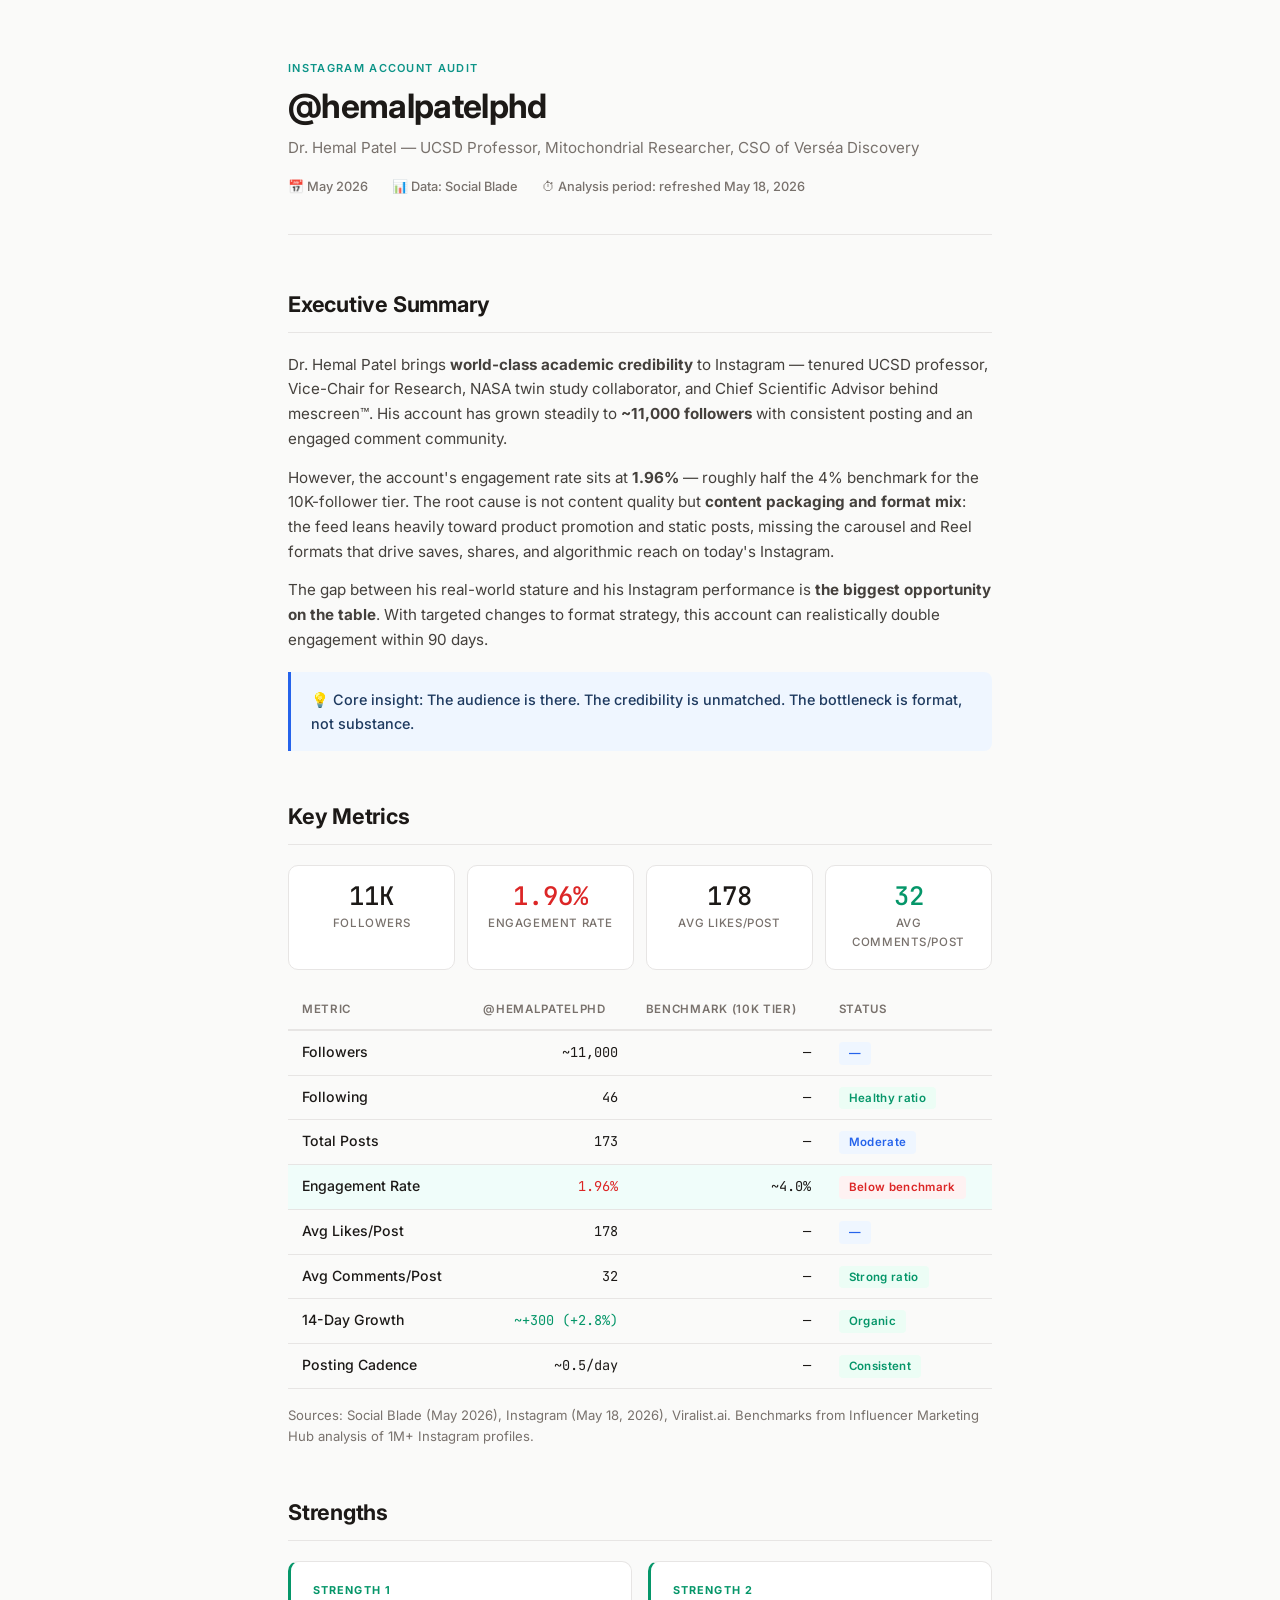
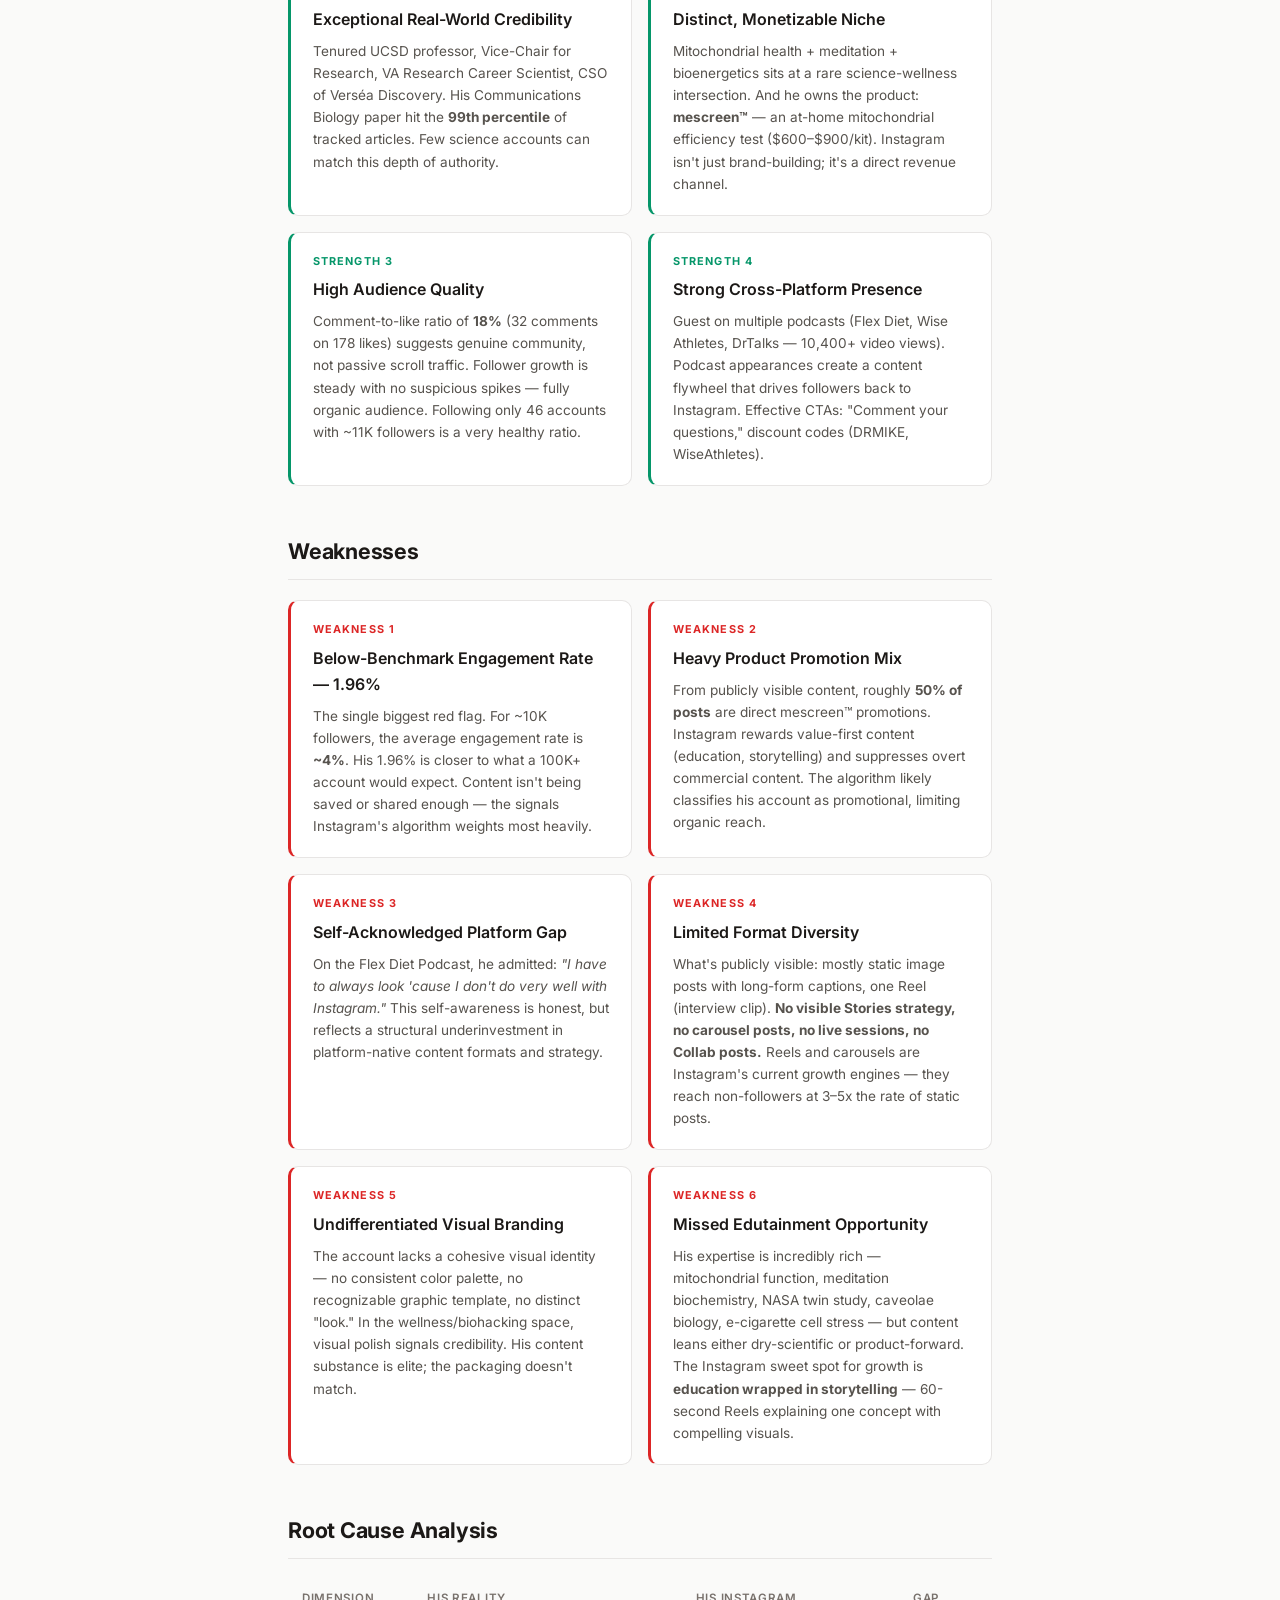
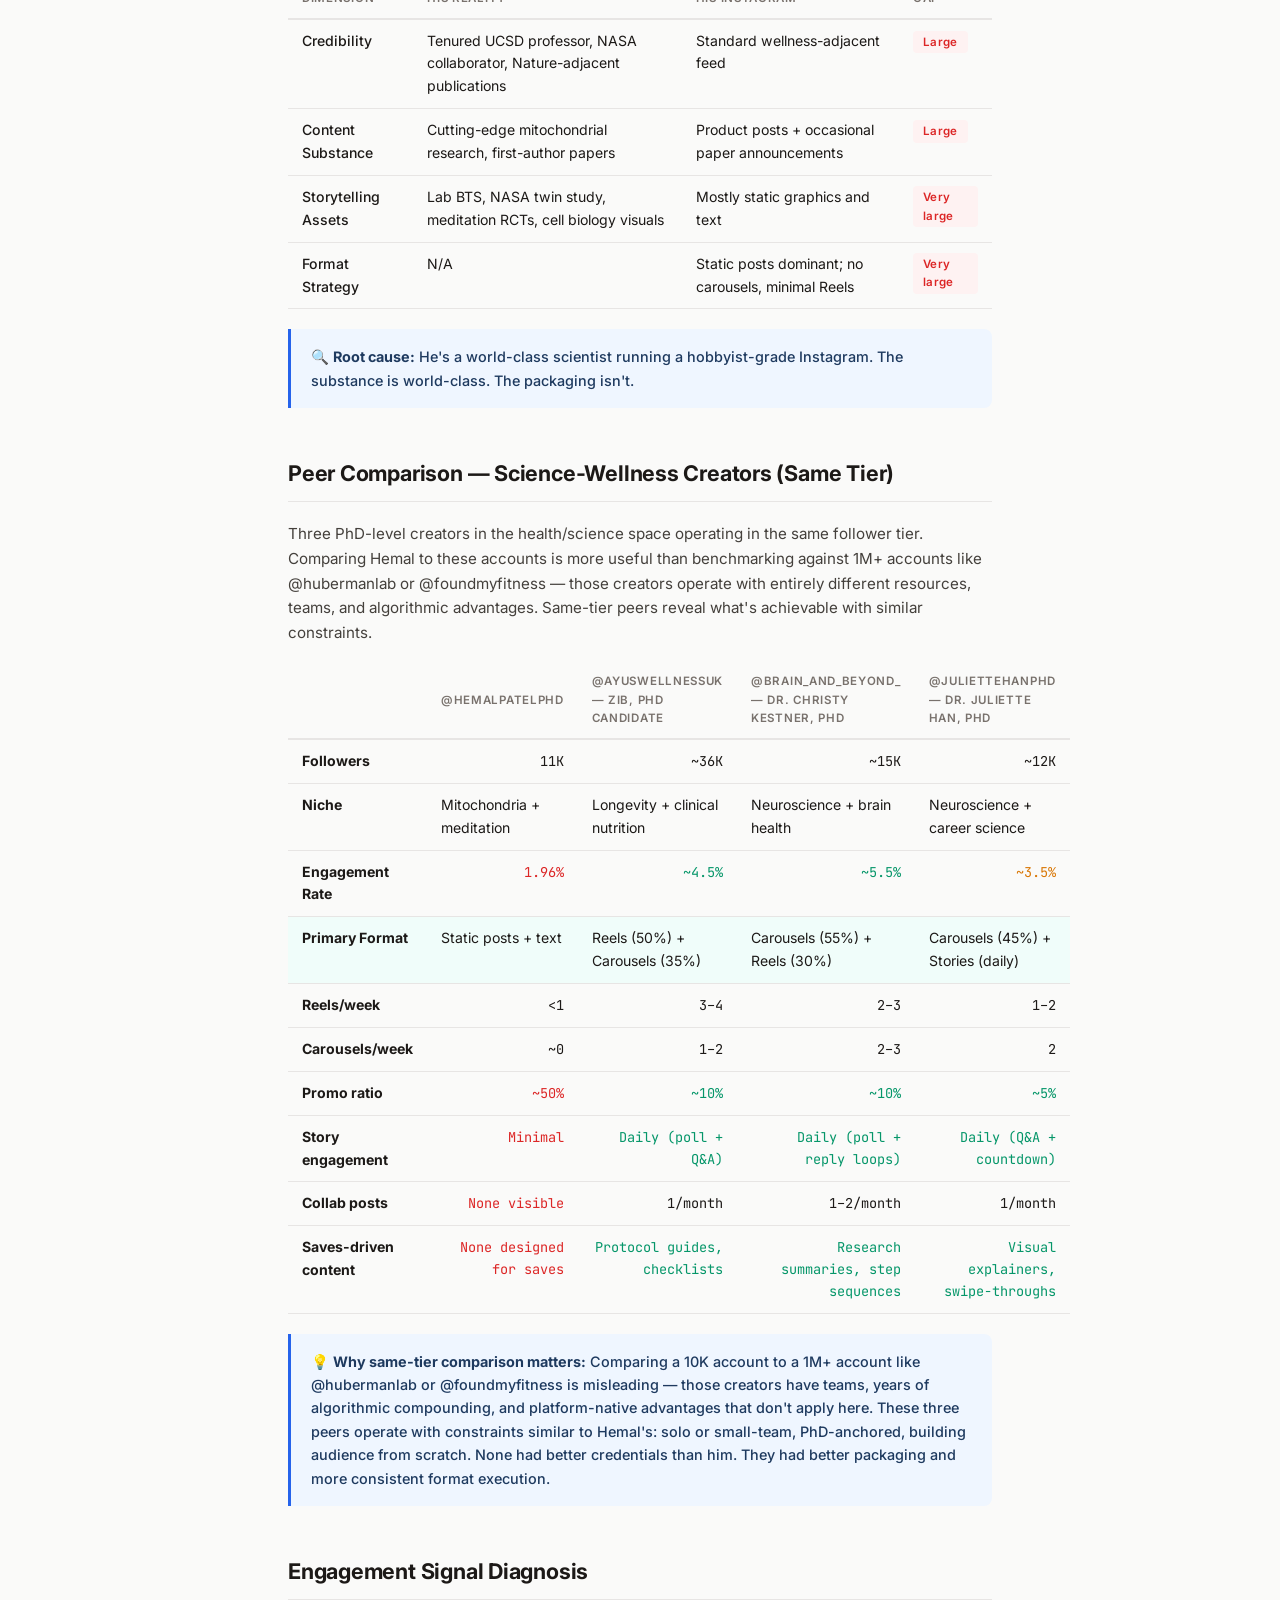
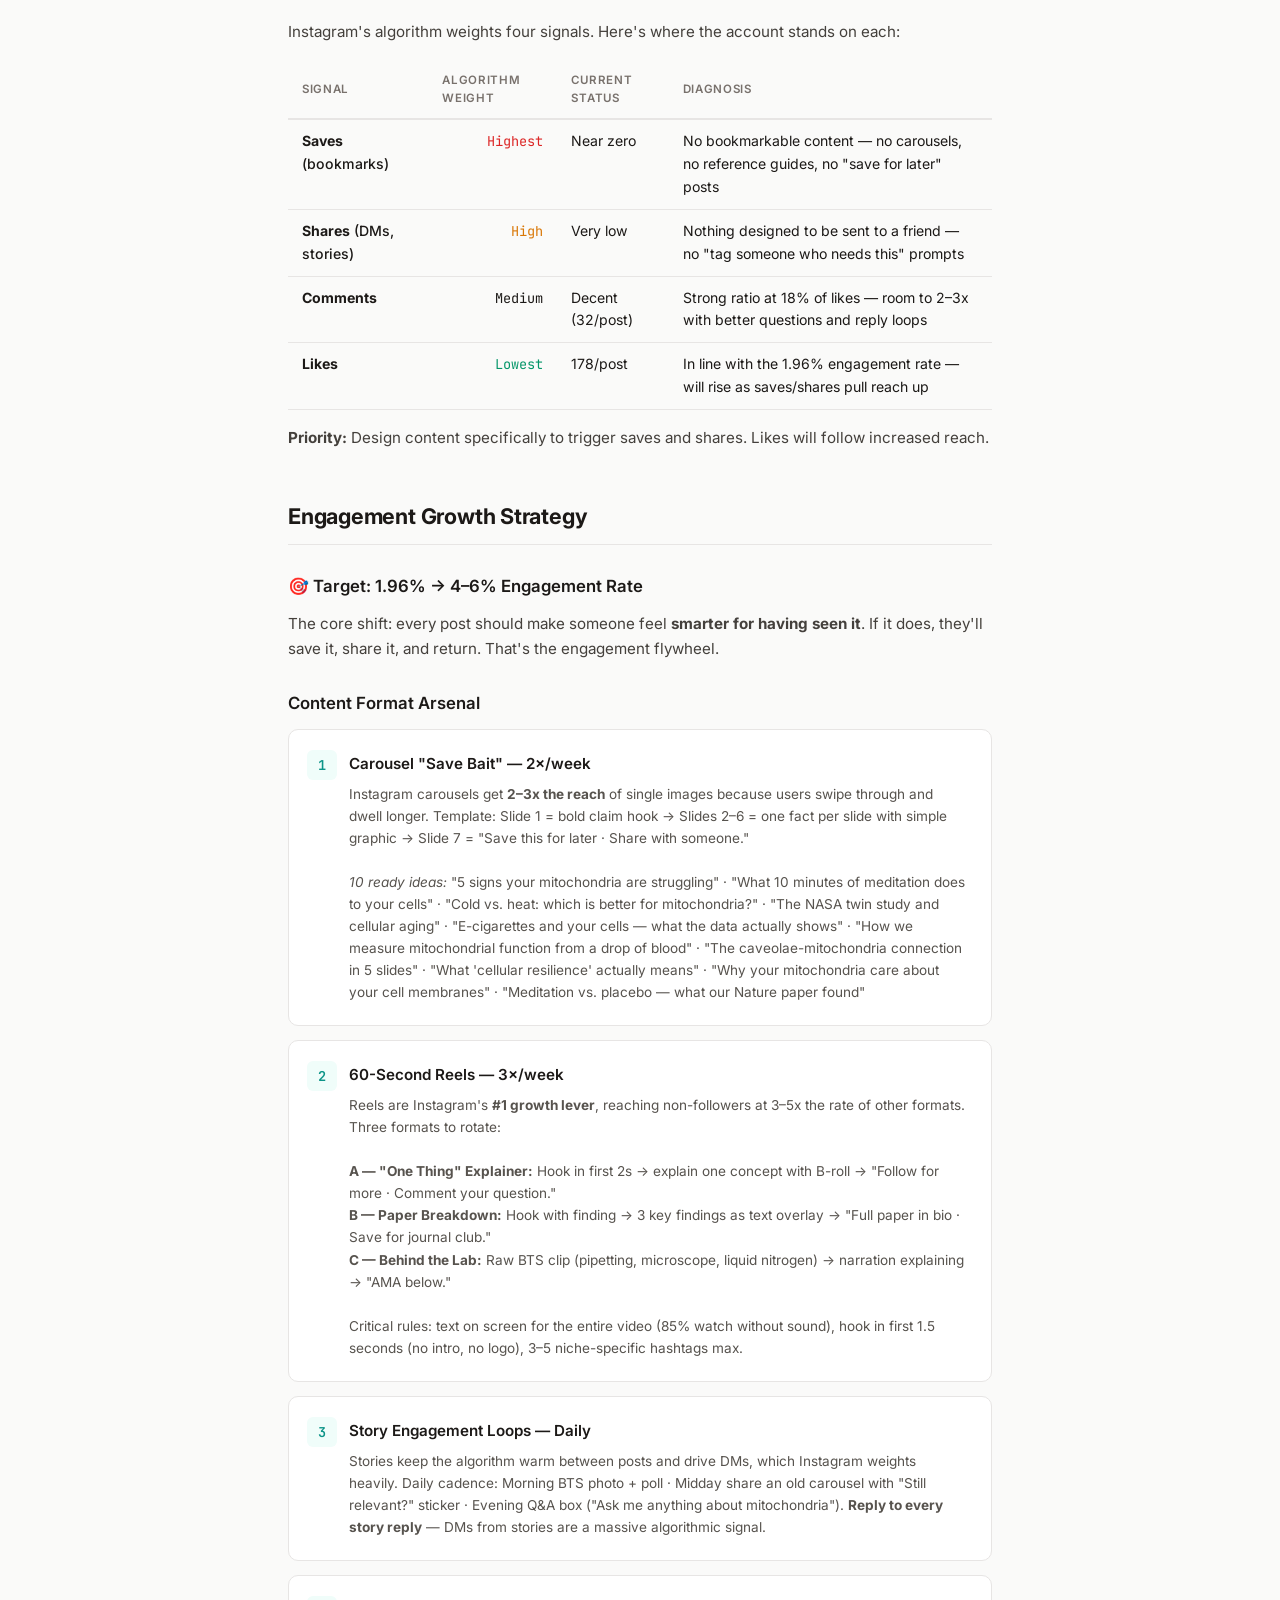
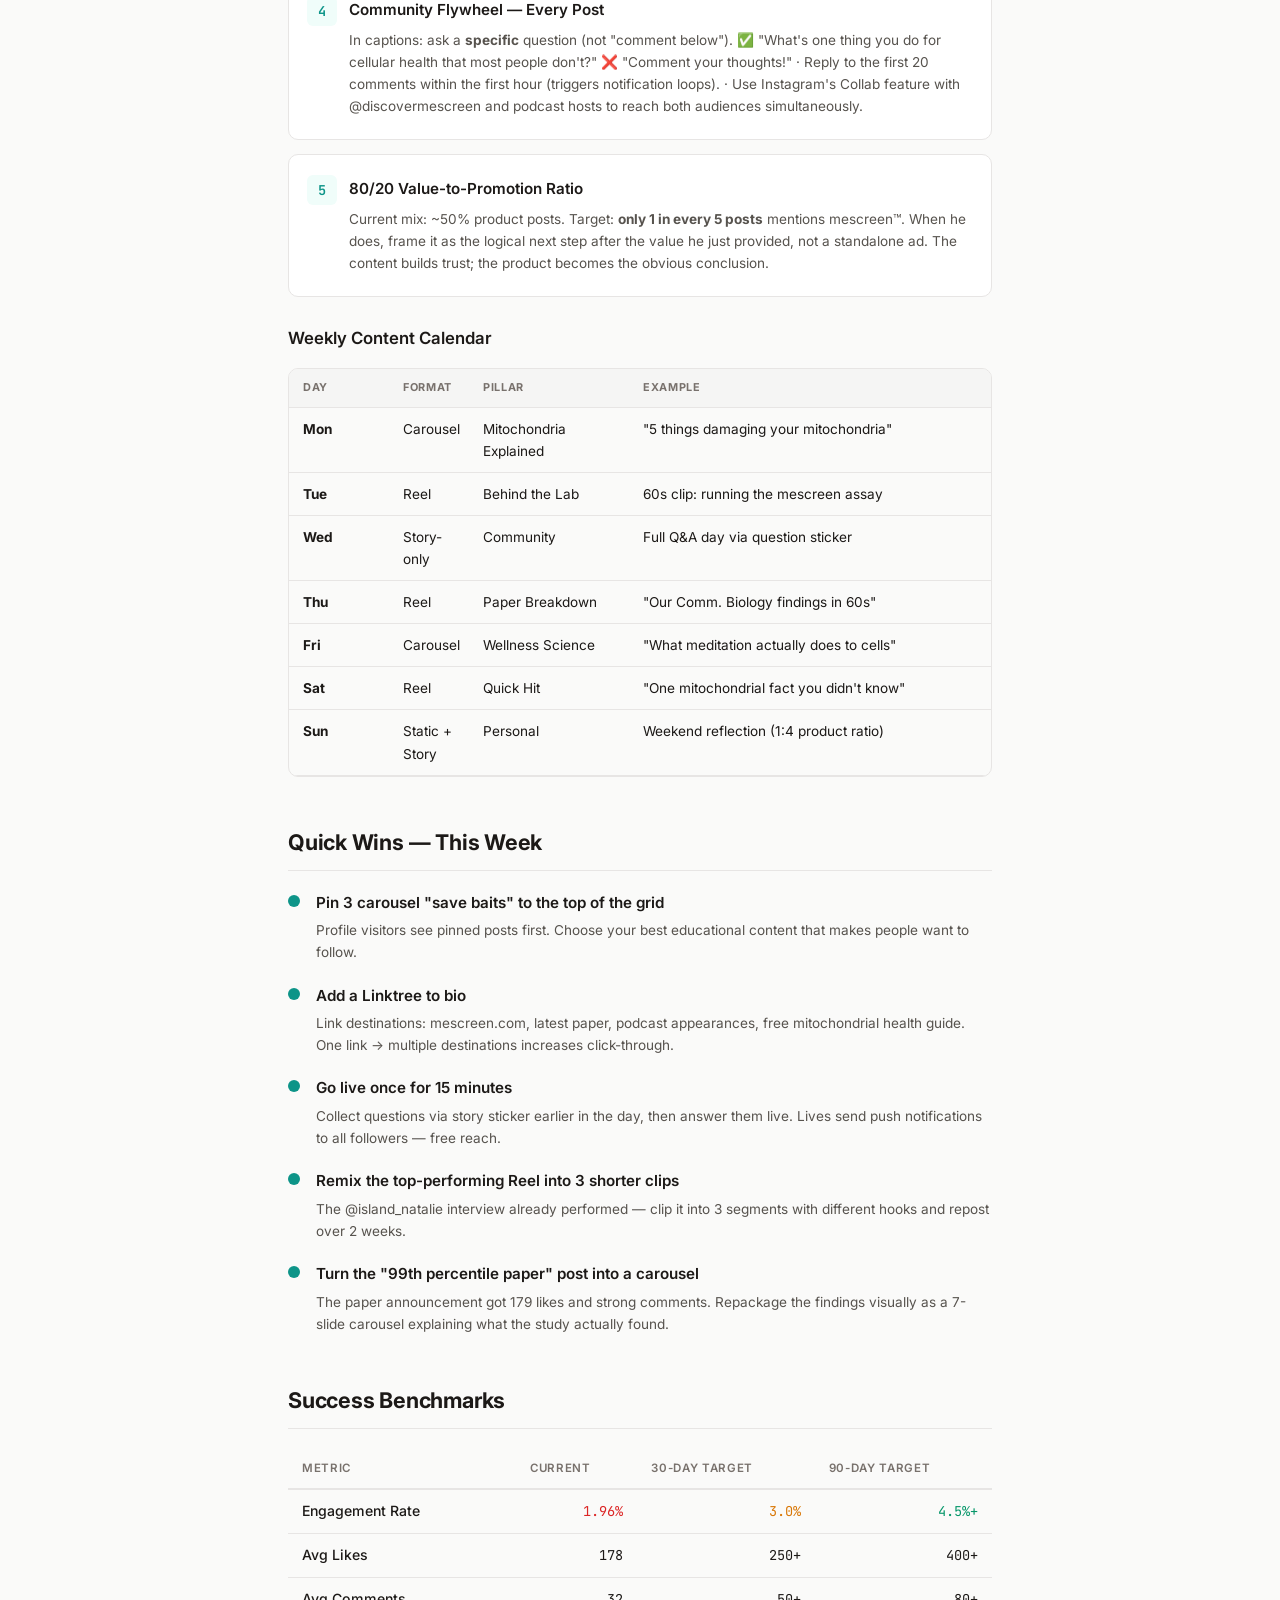
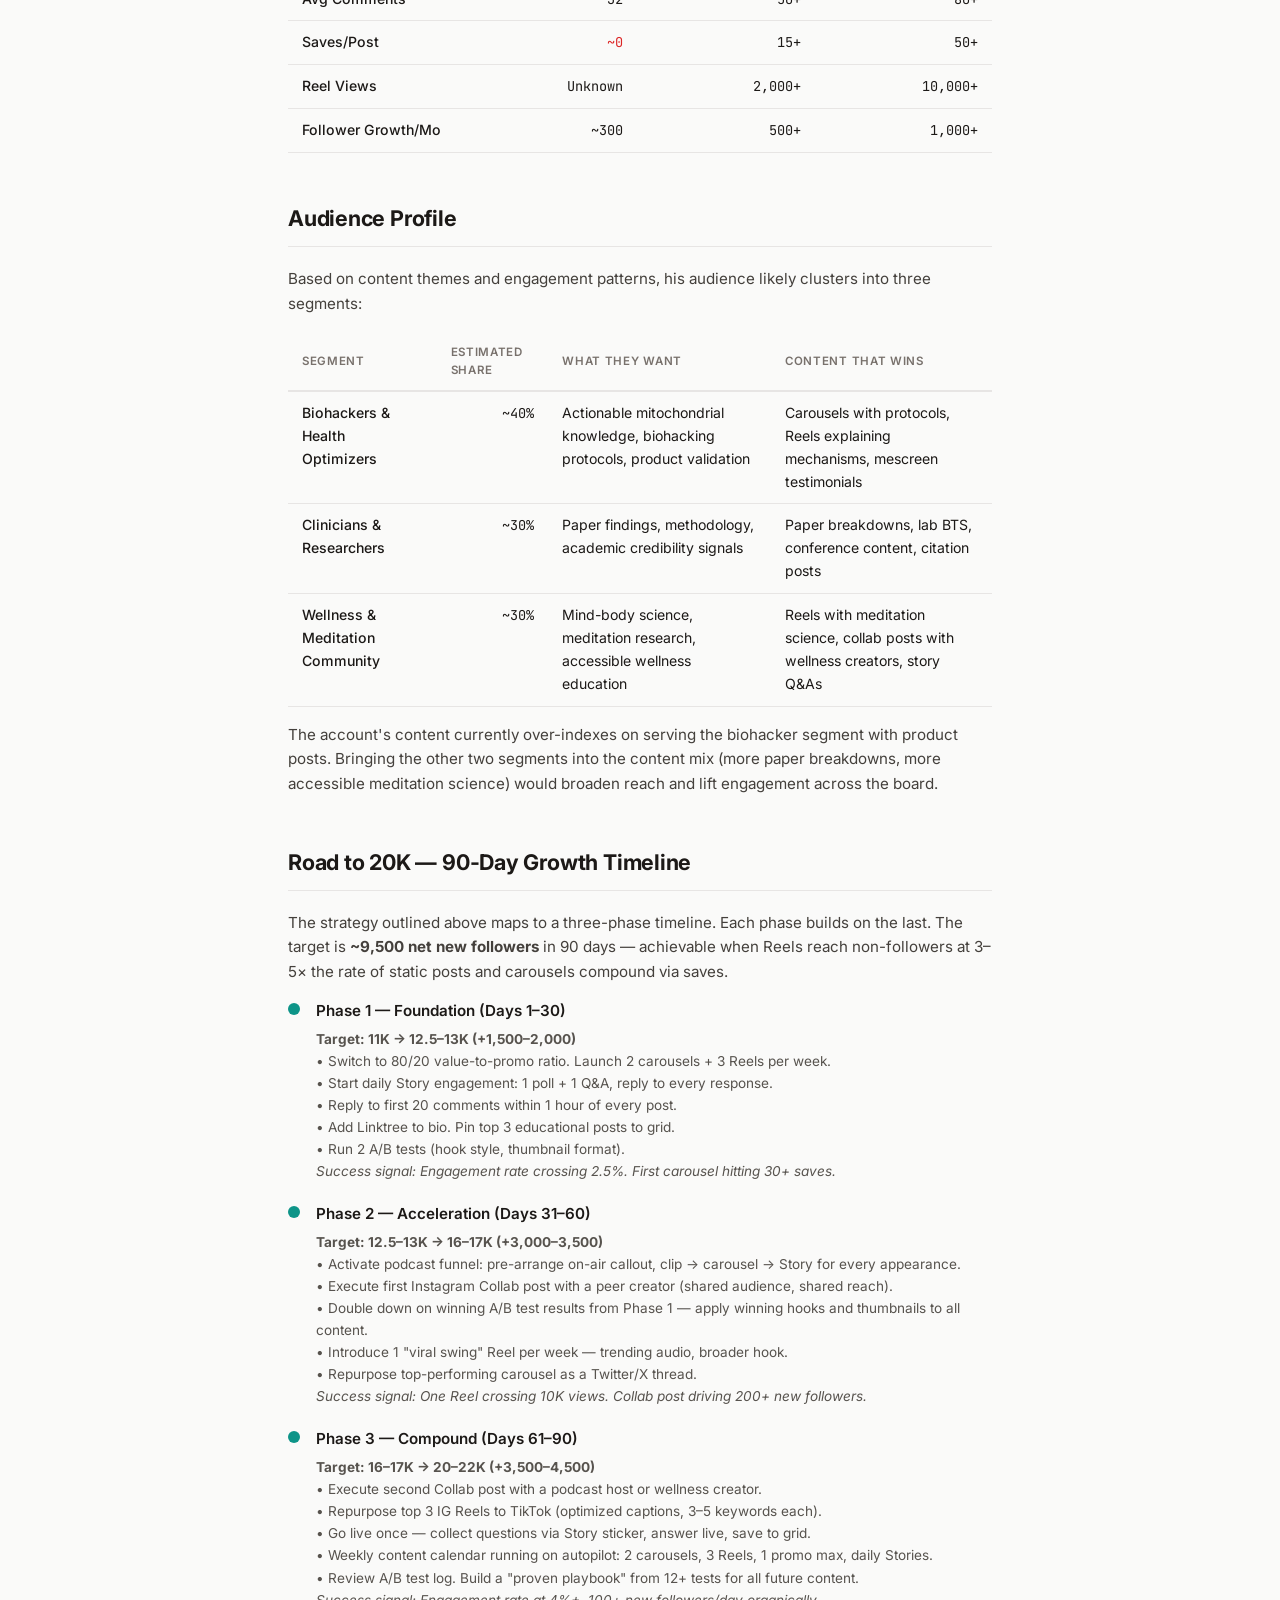
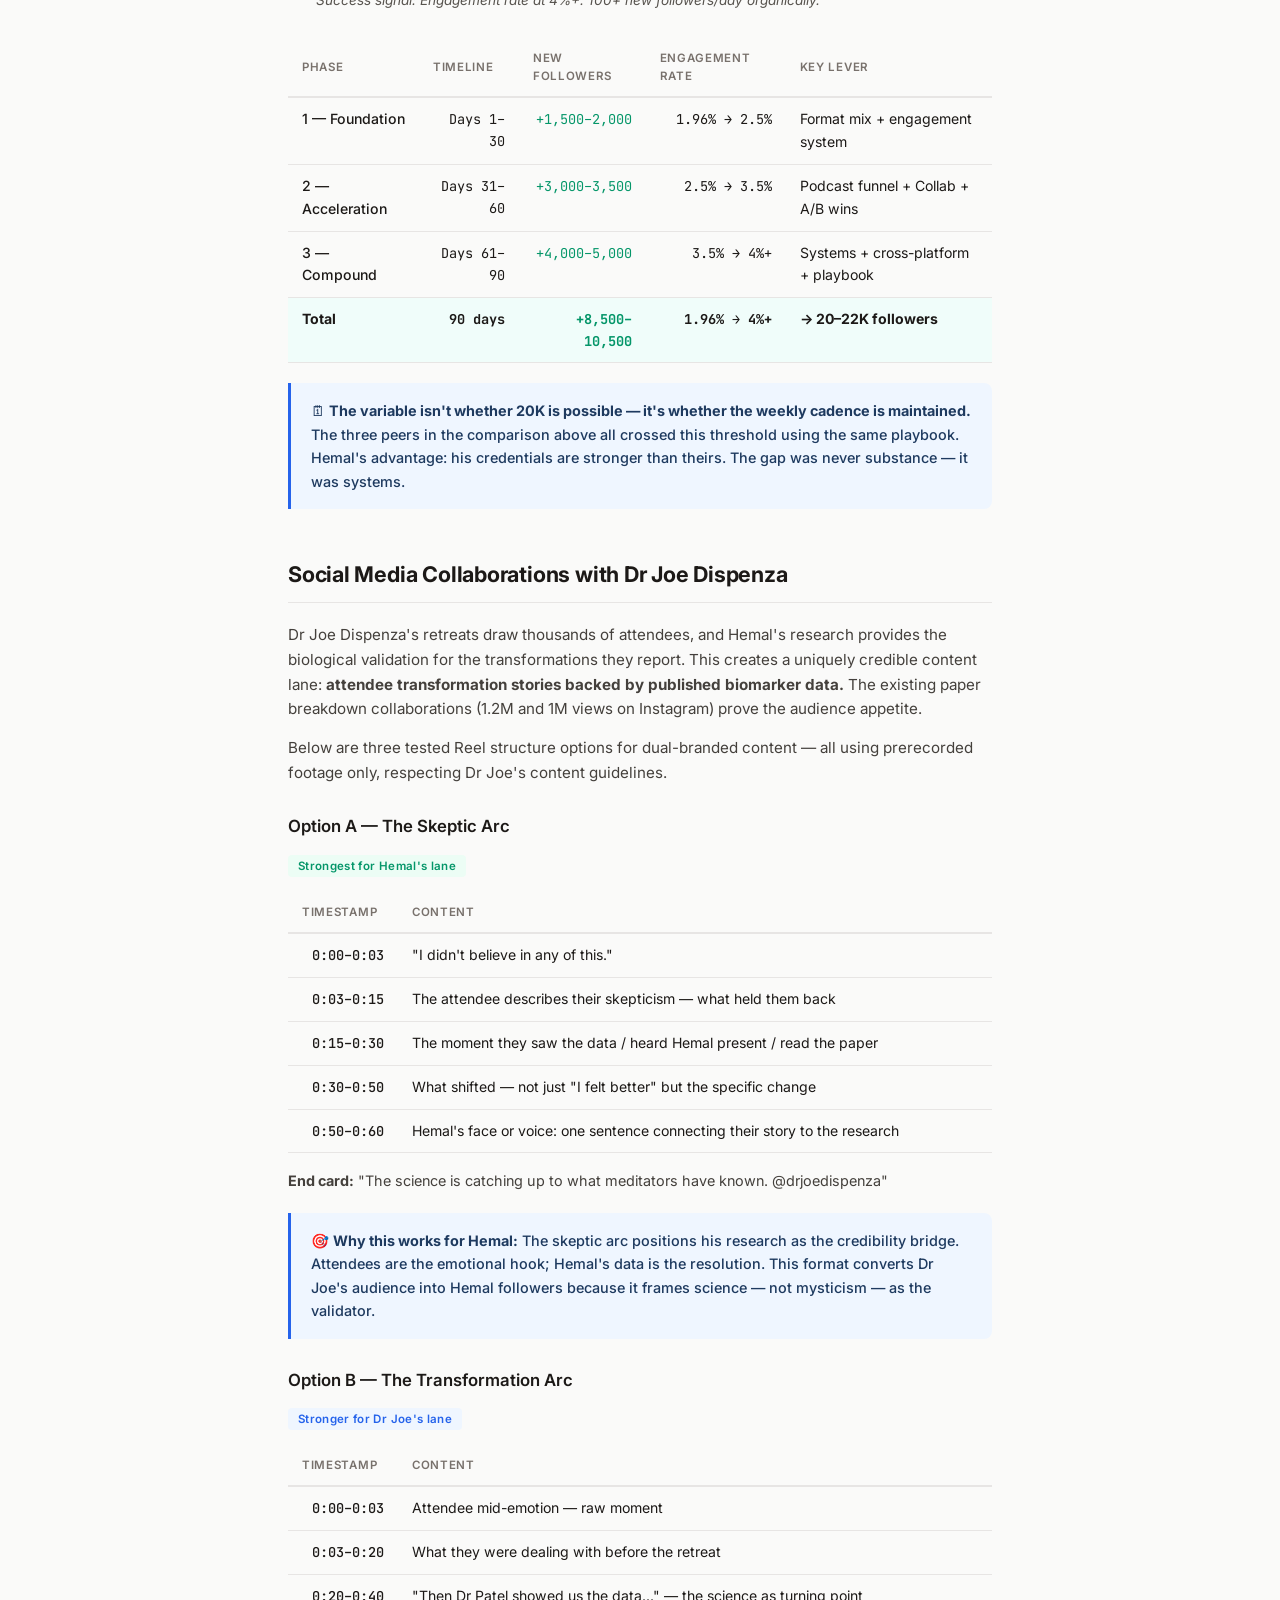
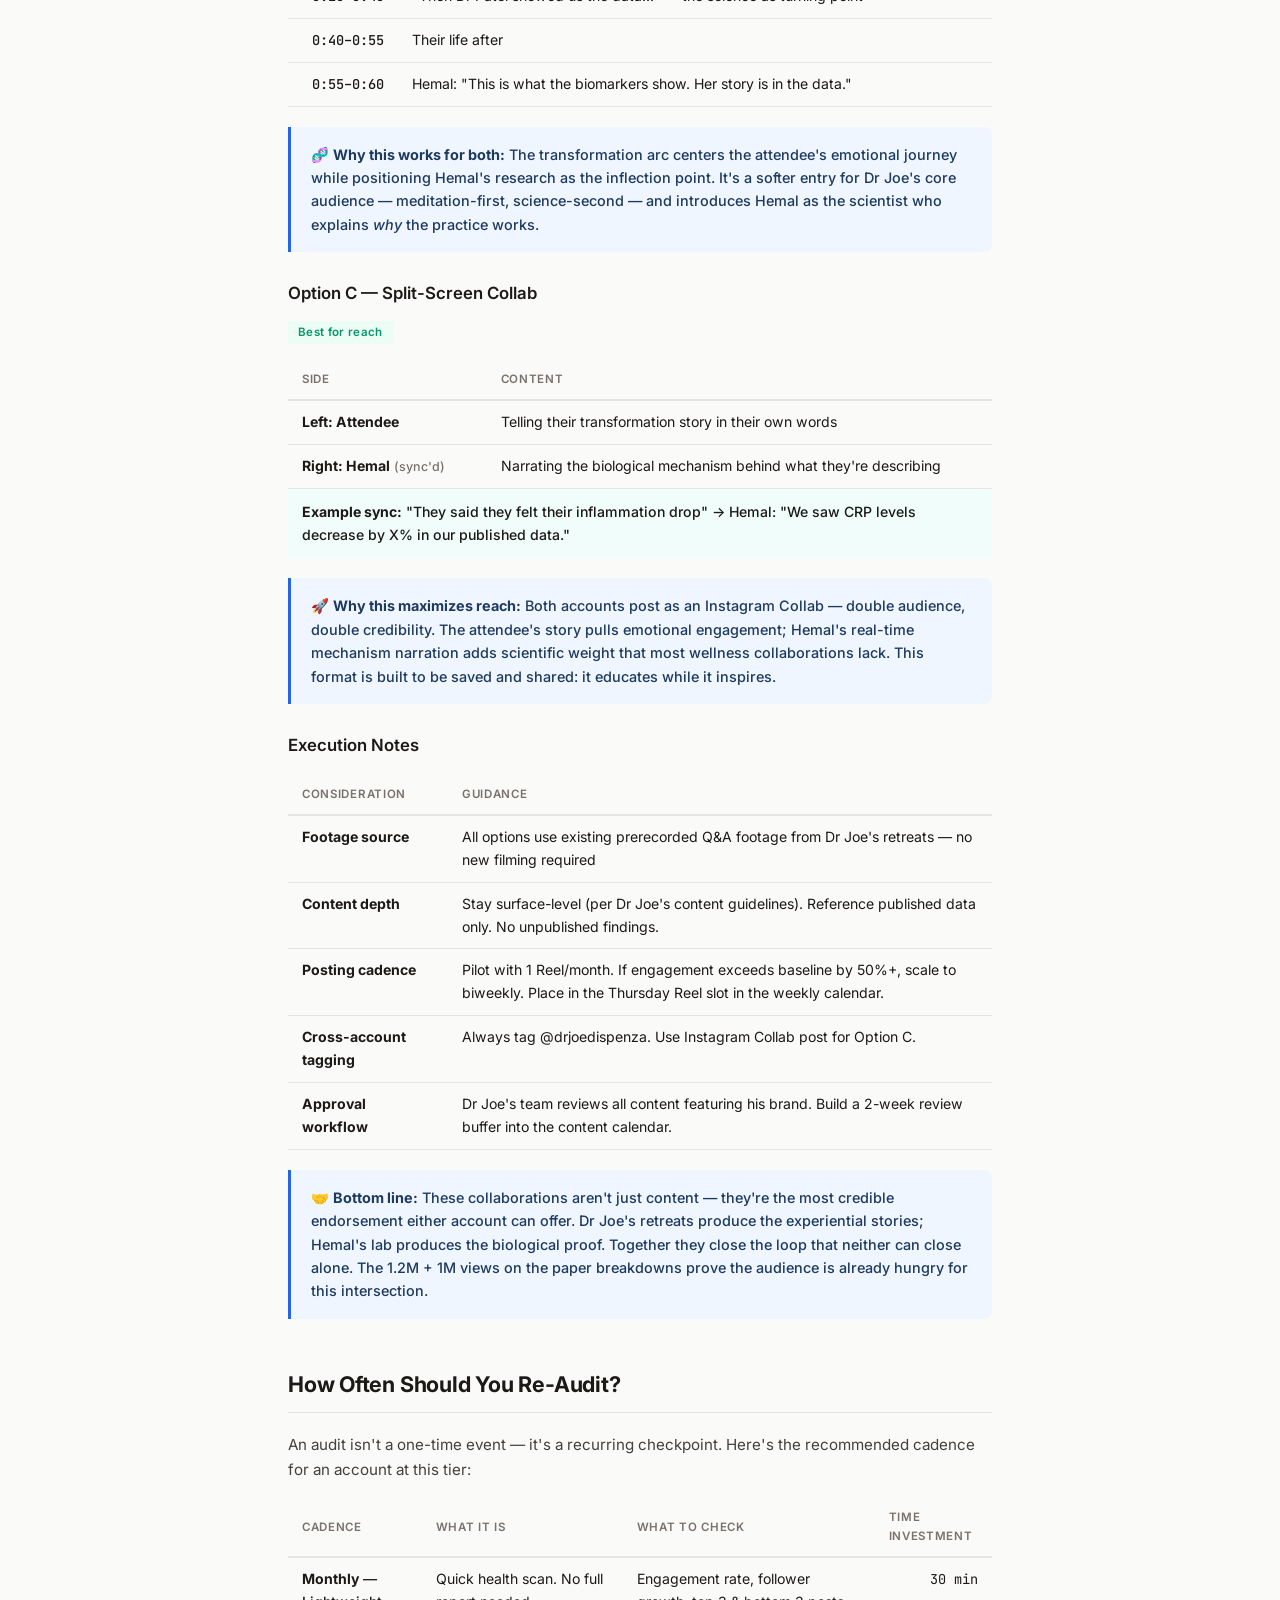
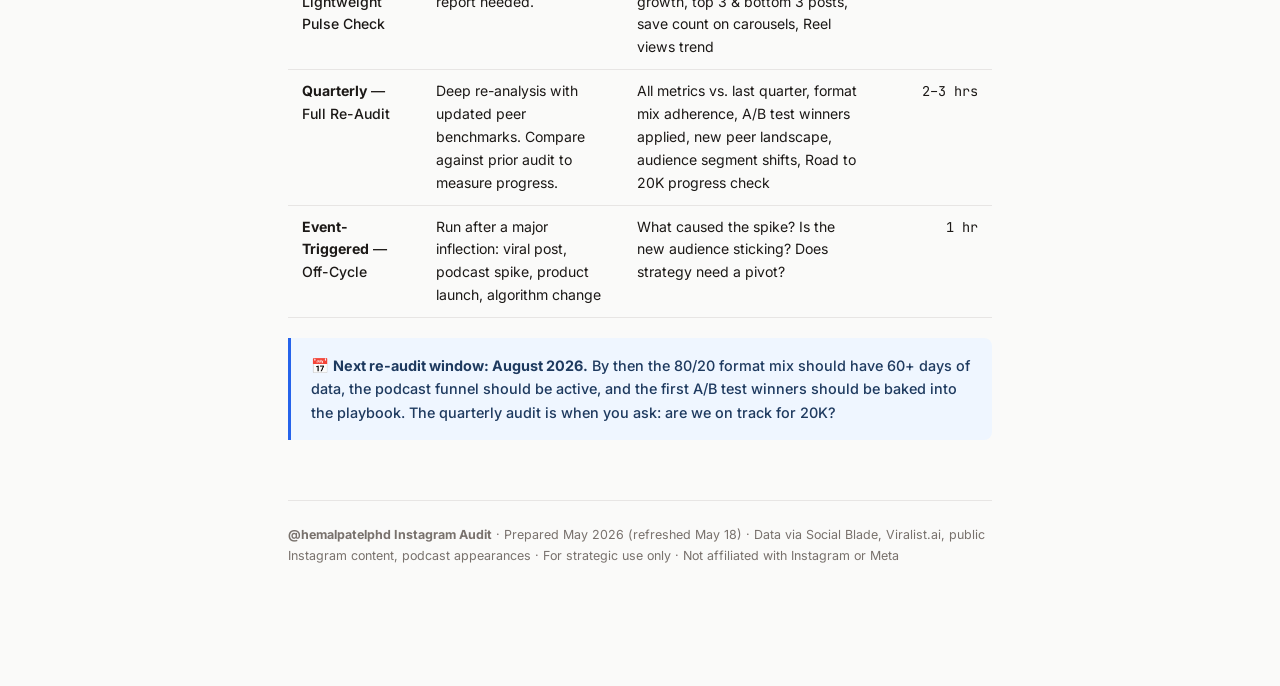
<file: hemalpatelphd-instagram-audit.html>
<!DOCTYPE html>
<html lang="en">
<head>
<meta charset="UTF-8">
<meta name="viewport" content="width=device-width, initial-scale=1.0">
<title>Instagram Audit — @hemalpatelphd</title>
<link rel="preconnect" href="https://fonts.googleapis.com">
<link rel="preconnect" href="https://fonts.gstatic.com" crossorigin>
<link href="https://fonts.googleapis.com/css2?family=Inter:opsz,wght@14..32,400;14..32,500;14..32,600;14..32,700&family=JetBrains+Mono:wght@400;500&display=swap" rel="stylesheet">
<style>
  :root {
    --bg: #fafaf9;
    --surface: #ffffff;
    --text: #1c1917;
    --muted: #78716c;
    --line: #e7e5e4;
    --accent: #0d9488;
    --accent-muted: #f0fdfa;
    --green: #059669;
    --amber: #d97706;
    --red: #dc2626;
    --red-muted: #fef2f2;
    --green-muted: #ecfdf5;
    --amber-muted: #fffbeb;
    --blue: #2563eb;
    --blue-muted: #eff6ff;
  }

  * { margin: 0; padding: 0; box-sizing: border-box; }

  body {
    font-family: 'Inter', -apple-system, BlinkMacSystemFont, sans-serif;
    background: var(--bg);
    color: var(--text);
    line-height: 1.625;
    -webkit-font-smoothing: antialiased;
  }

  .container {
    max-width: 760px;
    margin: 0 auto;
    padding: 60px 28px 120px;
  }

  /* Header */
  .report-header {
    margin-bottom: 52px;
    padding-bottom: 36px;
    border-bottom: 1px solid var(--line);
  }

  .report-header .label {
    font-size: 11px;
    font-weight: 600;
    text-transform: uppercase;
    letter-spacing: 0.12em;
    color: var(--accent);
    margin-bottom: 8px;
  }

  .report-header h1 {
    font-size: 2.1rem;
    font-weight: 700;
    letter-spacing: -0.02em;
    line-height: 1.2;
    margin-bottom: 10px;
    color: var(--text);
  }

  .report-header .subtitle {
    font-size: 0.95rem;
    color: var(--muted);
    font-weight: 400;
  }

  .report-header .meta {
    display: flex;
    gap: 24px;
    margin-top: 16px;
    font-size: 0.8rem;
    color: var(--muted);
    font-weight: 500;
  }

  /* Sections */
  section {
    margin-bottom: 48px;
  }

  section h2 {
    font-size: 1.35rem;
    font-weight: 700;
    letter-spacing: -0.01em;
    margin-bottom: 20px;
    color: var(--text);
    padding-bottom: 10px;
    border-bottom: 1px solid var(--line);
  }

  section h3 {
    font-size: 1.05rem;
    font-weight: 600;
    margin: 28px 0 12px;
    color: var(--text);
  }

  section p {
    margin-bottom: 14px;
    font-size: 0.95rem;
    color: #44403c;
  }

  /* Metric grid */
  .metric-grid {
    display: grid;
    grid-template-columns: repeat(4, 1fr);
    gap: 12px;
    margin: 20px 0;
  }

  .metric-card {
    background: var(--surface);
    border: 1px solid var(--line);
    border-radius: 10px;
    padding: 18px 16px;
    text-align: center;
  }

  .metric-card .value {
    font-family: 'JetBrains Mono', monospace;
    font-size: 1.6rem;
    font-weight: 500;
    color: var(--text);
    line-height: 1;
    margin-bottom: 4px;
  }

  .metric-card .value.red { color: var(--red); }
  .metric-card .value.green { color: var(--green); }
  .metric-card .value.amber { color: var(--amber); }

  .metric-card .label {
    font-size: 0.72rem;
    color: var(--muted);
    font-weight: 500;
    text-transform: uppercase;
    letter-spacing: 0.05em;
  }

  /* Tables */
  .data-table {
    width: 100%;
    border-collapse: collapse;
    font-size: 0.88rem;
    margin: 16px 0;
  }

  .data-table th {
    text-align: left;
    font-weight: 600;
    font-size: 0.72rem;
    text-transform: uppercase;
    letter-spacing: 0.06em;
    color: var(--muted);
    padding: 10px 14px;
    border-bottom: 2px solid var(--line);
  }

  .data-table td {
    padding: 10px 14px;
    border-bottom: 1px solid var(--line);
    vertical-align: top;
  }

  .data-table td:first-child {
    font-weight: 500;
  }

  .data-table .num {
    font-family: 'JetBrains Mono', monospace;
    font-size: 0.85rem;
    text-align: right;
  }

  .data-table tr.highlight {
    background: var(--accent-muted);
  }

  /* Badge-like indicators */
  .tag {
    display: inline-block;
    font-size: 0.72rem;
    font-weight: 600;
    padding: 2px 10px;
    border-radius: 4px;
    letter-spacing: 0.03em;
  }

  .tag.strength { background: var(--green-muted); color: var(--green); }
  .tag.weakness { background: var(--red-muted); color: var(--red); }
  .tag.neutral { background: var(--blue-muted); color: var(--blue); }

  /* Strength / Weakness cards */
  .sw-grid {
    display: grid;
    grid-template-columns: 1fr 1fr;
    gap: 16px;
    margin: 20px 0;
  }

  .sw-card {
    background: var(--surface);
    border: 1px solid var(--line);
    border-radius: 10px;
    padding: 20px 22px;
  }

  .sw-card.strength {
    border-left: 3px solid var(--green);
  }

  .sw-card.weakness {
    border-left: 3px solid var(--red);
  }

  .sw-card .sw-label {
    font-size: 0.68rem;
    font-weight: 700;
    text-transform: uppercase;
    letter-spacing: 0.1em;
    margin-bottom: 6px;
  }

  .sw-card.strength .sw-label { color: var(--green); }
  .sw-card.weakness .sw-label { color: var(--red); }

  .sw-card h4 {
    font-size: 1rem;
    font-weight: 600;
    margin-bottom: 8px;
  }

  .sw-card p {
    font-size: 0.85rem;
    color: #57534e;
    margin: 0;
  }

  /* Recommendations */
  .rec-card {
    background: var(--surface);
    border: 1px solid var(--line);
    border-radius: 10px;
    padding: 22px 24px;
    margin-bottom: 14px;
    position: relative;
    padding-left: 60px;
  }

  .rec-card .num {
    position: absolute;
    left: 18px;
    top: 20px;
    font-family: 'JetBrains Mono', monospace;
    font-size: 0.85rem;
    font-weight: 600;
    color: var(--accent);
    background: var(--accent-muted);
    width: 30px;
    height: 30px;
    border-radius: 6px;
    display: flex;
    align-items: center;
    justify-content: center;
  }

  .rec-card h4 {
    font-size: 0.95rem;
    font-weight: 600;
    margin-bottom: 6px;
  }

  .rec-card p {
    font-size: 0.85rem;
    color: #57534e;
    margin: 0;
  }

  /* Calendar */
  .calendar-grid {
    display: grid;
    grid-template-columns: 100px 80px 160px 1fr;
    gap: 0;
    margin: 16px 0;
    border: 1px solid var(--line);
    border-radius: 10px;
    overflow: hidden;
  }

  .calendar-grid .ch {
    font-size: 0.68rem;
    font-weight: 700;
    text-transform: uppercase;
    letter-spacing: 0.06em;
    color: var(--muted);
    padding: 10px 14px;
    background: #f5f5f4;
    border-bottom: 1px solid var(--line);
  }

  .calendar-grid .cr {
    padding: 10px 14px;
    border-bottom: 1px solid var(--line);
    font-size: 0.85rem;
  }

  /* Timeline */
  .timeline-item {
    display: flex;
    gap: 16px;
    margin-bottom: 20px;
  }

  .timeline-item .t-dot {
    flex-shrink: 0;
    width: 12px;
    height: 12px;
    border-radius: 50%;
    margin-top: 4px;
  }

  .timeline-item .t-dot.green { background: var(--green); }
  .timeline-item .t-dot.red { background: var(--red); }
  .timeline-item .t-dot.accent { background: var(--accent); }

  .timeline-item .t-content h4 {
    font-size: 0.95rem;
    font-weight: 600;
    margin-bottom: 4px;
  }

  .timeline-item .t-content p {
    font-size: 0.85rem;
    color: #57534e;
    margin: 0;
  }

  /* Callout */
  .callout {
    background: var(--blue-muted);
    border-left: 3px solid var(--blue);
    padding: 16px 20px;
    border-radius: 0 8px 8px 0;
    margin: 20px 0;
  }

  .callout p {
    font-size: 0.9rem;
    color: #1e3a5f;
    margin: 0;
    font-weight: 500;
  }

  /* Footer */
  .report-footer {
    margin-top: 60px;
    padding-top: 24px;
    border-top: 1px solid var(--line);
    font-size: 0.78rem;
    color: var(--muted);
  }

  /* Responsive */
  @media (max-width: 680px) {
    .container { padding: 32px 16px 80px; }
    .report-header h1 { font-size: 1.6rem; }
    .metric-grid { grid-template-columns: repeat(2, 1fr); }
    .sw-grid { grid-template-columns: 1fr; }
    .calendar-grid { grid-template-columns: 80px 60px 120px 1fr; font-size: 0.78rem; }
  }

  @media print {
    body { background: white; }
    .container { max-width: 100%; padding: 20px 0; }
    .sw-card, .rec-card, .metric-card { break-inside: avoid; }
    section { break-inside: avoid; }
  }
</style>
</head>
<body>

<div class="container">

  <!-- HEADER -->
  <header class="report-header">
    <div class="label">Instagram Account Audit</div>
    <h1>@hemalpatelphd</h1>
    <div class="subtitle">Dr. Hemal Patel — UCSD Professor, Mitochondrial Researcher, CSO of Verséa Discovery</div>
    <div class="meta">
      <span>📅 May 2026</span>
      <span>📊 Data: Social Blade</span>
      <span>⏱ Analysis period: refreshed May 18, 2026</span>
    </div>
  </header>

  <!-- EXECUTIVE SUMMARY -->
  <section>
    <h2>Executive Summary</h2>
    <p>Dr. Hemal Patel brings <strong>world-class academic credibility</strong> to Instagram — tenured UCSD professor, Vice-Chair for Research, NASA twin study collaborator, and Chief Scientific Advisor behind mescreen™. His account has grown steadily to <strong>~11,000 followers</strong> with consistent posting and an engaged comment community.</p>
    <p>However, the account's engagement rate sits at <strong>1.96%</strong> — roughly half the 4% benchmark for the 10K-follower tier. The root cause is not content quality but <strong>content packaging and format mix</strong>: the feed leans heavily toward product promotion and static posts, missing the carousel and Reel formats that drive saves, shares, and algorithmic reach on today's Instagram.</p>
    <p>The gap between his real-world stature and his Instagram performance is <strong>the biggest opportunity on the table</strong>. With targeted changes to format strategy, this account can realistically double engagement within 90 days.</p>

    <div class="callout">
      <p>💡 Core insight: The audience is there. The credibility is unmatched. The bottleneck is format, not substance.</p>
    </div>
  </section>

  <!-- KEY METRICS -->
  <section>
    <h2>Key Metrics</h2>

    <div class="metric-grid">
      <div class="metric-card">
        <div class="value">11K</div>
        <div class="label">Followers</div>
      </div>
      <div class="metric-card">
        <div class="value red">1.96%</div>
        <div class="label">Engagement Rate</div>
      </div>
      <div class="metric-card">
        <div class="value">178</div>
        <div class="label">Avg Likes/Post</div>
      </div>
      <div class="metric-card">
        <div class="value green">32</div>
        <div class="label">Avg Comments/Post</div>
      </div>
    </div>

    <table class="data-table">
      <thead>
        <tr><th>Metric</th><th>@hemalpatelphd</th><th>Benchmark (10K tier)</th><th>Status</th></tr>
      </thead>
      <tbody>
        <tr><td>Followers</td><td class="num">~11,000</td><td class="num">—</td><td><span class="tag neutral">—</span></td></tr>
        <tr><td>Following</td><td class="num">46</td><td class="num">—</td><td><span class="tag strength">Healthy ratio</span></td></tr>
        <tr><td>Total Posts</td><td class="num">173</td><td class="num">—</td><td><span class="tag neutral">Moderate</span></td></tr>
        <tr class="highlight"><td>Engagement Rate</td><td class="num" style="color:var(--red)">1.96%</td><td class="num">~4.0%</td><td><span class="tag weakness">Below benchmark</span></td></tr>
        <tr><td>Avg Likes/Post</td><td class="num">178</td><td class="num">—</td><td><span class="tag neutral">—</span></td></tr>
        <tr><td>Avg Comments/Post</td><td class="num">32</td><td class="num">—</td><td><span class="tag strength">Strong ratio</span></td></tr>
        <tr><td>14-Day Growth</td><td class="num" style="color:var(--green)">~+300 (+2.8%)</td><td class="num">—</td><td><span class="tag strength">Organic</span></td></tr>
        <tr><td>Posting Cadence</td><td class="num">~0.5/day</td><td class="num">—</td><td><span class="tag strength">Consistent</span></td></tr>
      </tbody>
    </table>

    <p style="margin-top:12px;font-size:0.82rem;color:var(--muted);">Sources: Social Blade (May 2026), Instagram (May 18, 2026), Viralist.ai. Benchmarks from Influencer Marketing Hub analysis of 1M+ Instagram profiles.</p>
  </section>

  <!-- STRENGTHS -->
  <section>
    <h2>Strengths</h2>

    <div class="sw-grid">
      <div class="sw-card strength">
        <div class="sw-label">Strength 1</div>
        <h4>Exceptional Real-World Credibility</h4>
        <p>Tenured UCSD professor, Vice-Chair for Research, VA Research Career Scientist, CSO of Verséa Discovery. His Communications Biology paper hit the <strong>99th percentile</strong> of tracked articles. Few science accounts can match this depth of authority.</p>
      </div>

      <div class="sw-card strength">
        <div class="sw-label">Strength 2</div>
        <h4>Distinct, Monetizable Niche</h4>
        <p>Mitochondrial health + meditation + bioenergetics sits at a rare science-wellness intersection. And he owns the product: <strong>mescreen™</strong> — an at-home mitochondrial efficiency test ($600–$900/kit). Instagram isn't just brand-building; it's a direct revenue channel.</p>
      </div>

      <div class="sw-card strength">
        <div class="sw-label">Strength 3</div>
        <h4>High Audience Quality</h4>
        <p>Comment-to-like ratio of <strong>18%</strong> (32 comments on 178 likes) suggests genuine community, not passive scroll traffic. Follower growth is steady with no suspicious spikes — fully organic audience. Following only 46 accounts with ~11K followers is a very healthy ratio.</p>
      </div>

      <div class="sw-card strength">
        <div class="sw-label">Strength 4</div>
        <h4>Strong Cross-Platform Presence</h4>
        <p>Guest on multiple podcasts (Flex Diet, Wise Athletes, DrTalks — 10,400+ video views). Podcast appearances create a content flywheel that drives followers back to Instagram. Effective CTAs: "Comment your questions," discount codes (DRMIKE, WiseAthletes).</p>
      </div>
    </div>
  </section>

  <!-- WEAKNESSES -->
  <section>
    <h2>Weaknesses</h2>

    <div class="sw-grid">
      <div class="sw-card weakness">
        <div class="sw-label">Weakness 1</div>
        <h4>Below-Benchmark Engagement Rate — 1.96%</h4>
        <p>The single biggest red flag. For ~10K followers, the average engagement rate is <strong>~4%</strong>. His 1.96% is closer to what a 100K+ account would expect. Content isn't being saved or shared enough — the signals Instagram's algorithm weights most heavily.</p>
      </div>

      <div class="sw-card weakness">
        <div class="sw-label">Weakness 2</div>
        <h4>Heavy Product Promotion Mix</h4>
        <p>From publicly visible content, roughly <strong>50% of posts</strong> are direct mescreen™ promotions. Instagram rewards value-first content (education, storytelling) and suppresses overt commercial content. The algorithm likely classifies his account as promotional, limiting organic reach.</p>
      </div>

      <div class="sw-card weakness">
        <div class="sw-label">Weakness 3</div>
        <h4>Self-Acknowledged Platform Gap</h4>
        <p>On the Flex Diet Podcast, he admitted: <em>"I have to always look 'cause I don't do very well with Instagram."</em> This self-awareness is honest, but reflects a structural underinvestment in platform-native content formats and strategy.</p>
      </div>

      <div class="sw-card weakness">
        <div class="sw-label">Weakness 4</div>
        <h4>Limited Format Diversity</h4>
        <p>What's publicly visible: mostly static image posts with long-form captions, one Reel (interview clip). <strong>No visible Stories strategy, no carousel posts, no live sessions, no Collab posts.</strong> Reels and carousels are Instagram's current growth engines — they reach non-followers at 3–5x the rate of static posts.</p>
      </div>

      <div class="sw-card weakness">
        <div class="sw-label">Weakness 5</div>
        <h4>Undifferentiated Visual Branding</h4>
        <p>The account lacks a cohesive visual identity — no consistent color palette, no recognizable graphic template, no distinct "look." In the wellness/biohacking space, visual polish signals credibility. His content substance is elite; the packaging doesn't match.</p>
      </div>

      <div class="sw-card weakness">
        <div class="sw-label">Weakness 6</div>
        <h4>Missed Edutainment Opportunity</h4>
        <p>His expertise is incredibly rich — mitochondrial function, meditation biochemistry, NASA twin study, caveolae biology, e-cigarette cell stress — but content leans either dry-scientific or product-forward. The Instagram sweet spot for growth is <strong>education wrapped in storytelling</strong> — 60-second Reels explaining one concept with compelling visuals.</p>
      </div>
    </div>
  </section>

  <!-- ROOT CAUSE -->
  <section>
    <h2>Root Cause Analysis</h2>

    <table class="data-table">
      <thead>
        <tr><th>Dimension</th><th>His Reality</th><th>His Instagram</th><th>Gap</th></tr>
      </thead>
      <tbody>
        <tr><td>Credibility</td><td>Tenured UCSD professor, NASA collaborator, Nature-adjacent publications</td><td>Standard wellness-adjacent feed</td><td><span class="tag weakness">Large</span></td></tr>
        <tr><td>Content Substance</td><td>Cutting-edge mitochondrial research, first-author papers</td><td>Product posts + occasional paper announcements</td><td><span class="tag weakness">Large</span></td></tr>
        <tr><td>Storytelling Assets</td><td>Lab BTS, NASA twin study, meditation RCTs, cell biology visuals</td><td>Mostly static graphics and text</td><td><span class="tag weakness">Very large</span></td></tr>
        <tr><td>Format Strategy</td><td>N/A</td><td>Static posts dominant; no carousels, minimal Reels</td><td><span class="tag weakness">Very large</span></td></tr>
      </tbody>
    </table>

    <div class="callout">
      <p>🔍 <strong>Root cause:</strong> He's a world-class scientist running a hobbyist-grade Instagram. The substance is world-class. The packaging isn't.</p>
    </div>
  </section>

  <!-- PEER COMPARISON -->
  <section>
    <h2>Peer Comparison — Science-Wellness Creators (Same Tier)</h2>

    <p>Three PhD-level creators in the health/science space operating in the same follower tier. Comparing Hemal to these accounts is more useful than benchmarking against 1M+ accounts like @hubermanlab or @foundmyfitness — those creators operate with entirely different resources, teams, and algorithmic advantages. Same-tier peers reveal what's achievable with similar constraints.</p>

    <table class="data-table">
      <thead>
        <tr><th></th><th>@hemalpatelphd</th><th>@ayuswellnessuk — Zib, PhD Candidate</th><th>@brain_and_beyond_ — Dr. Christy Kestner, PhD</th><th>@juliettehanphd — Dr. Juliette Han, PhD</th></tr>
      </thead>
      <tbody>
        <tr><td><strong>Followers</strong></td><td class="num">11K</td><td class="num">~36K</td><td class="num">~15K</td><td class="num">~12K</td></tr>
        <tr><td><strong>Niche</strong></td><td>Mitochondria + meditation</td><td>Longevity + clinical nutrition</td><td>Neuroscience + brain health</td><td>Neuroscience + career science</td></tr>
        <tr><td><strong>Engagement Rate</strong></td><td class="num" style="color:var(--red)">1.96%</td><td class="num" style="color:var(--green)">~4.5%</td><td class="num" style="color:var(--green)">~5.5%</td><td class="num" style="color:var(--amber)">~3.5%</td></tr>
        <tr class="highlight"><td><strong>Primary Format</strong></td><td>Static posts + text</td><td>Reels (50%) + Carousels (35%)</td><td>Carousels (55%) + Reels (30%)</td><td>Carousels (45%) + Stories (daily)</td></tr>
        <tr><td><strong>Reels/week</strong></td><td class="num">&lt;1</td><td class="num">3–4</td><td class="num">2–3</td><td class="num">1–2</td></tr>
        <tr><td><strong>Carousels/week</strong></td><td class="num">~0</td><td class="num">1–2</td><td class="num">2–3</td><td class="num">2</td></tr>
        <tr><td><strong>Promo ratio</strong></td><td class="num" style="color:var(--red)">~50%</td><td class="num" style="color:var(--green)">~10%</td><td class="num" style="color:var(--green)">~10%</td><td class="num" style="color:var(--green)">~5%</td></tr>
        <tr><td><strong>Story engagement</strong></td><td class="num" style="color:var(--red)">Minimal</td><td class="num" style="color:var(--green)">Daily (poll + Q&A)</td><td class="num" style="color:var(--green)">Daily (poll + reply loops)</td><td class="num" style="color:var(--green)">Daily (Q&A + countdown)</td></tr>
        <tr><td><strong>Collab posts</strong></td><td class="num" style="color:var(--red)">None visible</td><td class="num">1/month</td><td class="num">1–2/month</td><td class="num">1/month</td></tr>
        <tr><td><strong>Saves-driven content</strong></td><td class="num" style="color:var(--red)">None designed for saves</td><td class="num" style="color:var(--green)">Protocol guides, checklists</td><td class="num" style="color:var(--green)">Research summaries, step sequences</td><td class="num" style="color:var(--green)">Visual explainers, swipe-throughs</td></tr>
      </tbody>
    </table>

    <div class="callout">
      <p>💡 <strong>Why same-tier comparison matters:</strong> Comparing a 10K account to a 1M+ account like @hubermanlab or @foundmyfitness is misleading — those creators have teams, years of algorithmic compounding, and platform-native advantages that don't apply here. These three peers operate with constraints similar to Hemal's: solo or small-team, PhD-anchored, building audience from scratch. None had better credentials than him. They had better packaging and more consistent format execution.</p>
    </div>
  </section>

  <!-- ENGAGEMENT DIAGNOSIS -->
  <section>
    <h2>Engagement Signal Diagnosis</h2>

    <p>Instagram's algorithm weights four signals. Here's where the account stands on each:</p>

    <table class="data-table">
      <thead>
        <tr><th>Signal</th><th>Algorithm Weight</th><th>Current Status</th><th>Diagnosis</th></tr>
      </thead>
      <tbody>
        <tr><td><strong>Saves</strong> (bookmarks)</td><td class="num" style="color:var(--red)">Highest</td><td>Near zero</td><td>No bookmarkable content — no carousels, no reference guides, no "save for later" posts</td></tr>
        <tr><td><strong>Shares</strong> (DMs, stories)</td><td class="num" style="color:var(--amber)">High</td><td>Very low</td><td>Nothing designed to be sent to a friend — no "tag someone who needs this" prompts</td></tr>
        <tr><td><strong>Comments</strong></td><td class="num">Medium</td><td>Decent (32/post)</td><td>Strong ratio at 18% of likes — room to 2–3x with better questions and reply loops</td></tr>
        <tr><td><strong>Likes</strong></td><td class="num" style="color:var(--green)">Lowest</td><td>178/post</td><td>In line with the 1.96% engagement rate — will rise as saves/shares pull reach up</td></tr>
      </tbody>
    </table>

    <p style="margin-top:16px;"><strong>Priority:</strong> Design content specifically to trigger saves and shares. Likes will follow increased reach.</p>
  </section>

  <!-- STRATEGY -->
  <section>
    <h2>Engagement Growth Strategy</h2>

    <h3>🎯 Target: 1.96% → 4–6% Engagement Rate</h3>

    <p>The core shift: every post should make someone feel <strong>smarter for having seen it</strong>. If it does, they'll save it, share it, and return. That's the engagement flywheel.</p>

    <h3>Content Format Arsenal</h3>

    <div class="rec-card">
      <div class="num">1</div>
      <h4>Carousel "Save Bait" — 2×/week</h4>
      <p>Instagram carousels get <strong>2–3x the reach</strong> of single images because users swipe through and dwell longer. Template: Slide 1 = bold claim hook → Slides 2–6 = one fact per slide with simple graphic → Slide 7 = "Save this for later · Share with someone."<br><br>
      <em>10 ready ideas:</em> "5 signs your mitochondria are struggling" · "What 10 minutes of meditation does to your cells" · "Cold vs. heat: which is better for mitochondria?" · "The NASA twin study and cellular aging" · "E-cigarettes and your cells — what the data actually shows" · "How we measure mitochondrial function from a drop of blood" · "The caveolae-mitochondria connection in 5 slides" · "What 'cellular resilience' actually means" · "Why your mitochondria care about your cell membranes" · "Meditation vs. placebo — what our Nature paper found"</p>
    </div>

    <div class="rec-card">
      <div class="num">2</div>
      <h4>60-Second Reels — 3×/week</h4>
      <p>Reels are Instagram's <strong>#1 growth lever</strong>, reaching non-followers at 3–5x the rate of other formats. Three formats to rotate:<br><br>
      <strong>A — "One Thing" Explainer:</strong> Hook in first 2s → explain one concept with B-roll → "Follow for more · Comment your question."<br>
      <strong>B — Paper Breakdown:</strong> Hook with finding → 3 key findings as text overlay → "Full paper in bio · Save for journal club."<br>
      <strong>C — Behind the Lab:</strong> Raw BTS clip (pipetting, microscope, liquid nitrogen) → narration explaining → "AMA below."<br><br>
      Critical rules: text on screen for the entire video (85% watch without sound), hook in first 1.5 seconds (no intro, no logo), 3–5 niche-specific hashtags max.</p>
    </div>

    <div class="rec-card">
      <div class="num">3</div>
      <h4>Story Engagement Loops — Daily</h4>
      <p>Stories keep the algorithm warm between posts and drive DMs, which Instagram weights heavily. Daily cadence: Morning BTS photo + poll · Midday share an old carousel with "Still relevant?" sticker · Evening Q&A box ("Ask me anything about mitochondria"). <strong>Reply to every story reply</strong> — DMs from stories are a massive algorithmic signal.</p>
    </div>

    <div class="rec-card">
      <div class="num">4</div>
      <h4>Community Flywheel — Every Post</h4>
      <p>In captions: ask a <strong>specific</strong> question (not "comment below"). ✅ "What's one thing you do for cellular health that most people don't?" ❌ "Comment your thoughts!" · Reply to the first 20 comments within the first hour (triggers notification loops). · Use Instagram's Collab feature with @discovermescreen and podcast hosts to reach both audiences simultaneously.</p>
    </div>

    <div class="rec-card">
      <div class="num">5</div>
      <h4>80/20 Value-to-Promotion Ratio</h4>
      <p>Current mix: ~50% product posts. Target: <strong>only 1 in every 5 posts</strong> mentions mescreen™. When he does, frame it as the logical next step after the value he just provided, not a standalone ad. The content builds trust; the product becomes the obvious conclusion.</p>
    </div>

    <h3>Weekly Content Calendar</h3>

    <div class="calendar-grid">
      <div class="ch">Day</div><div class="ch">Format</div><div class="ch">Pillar</div><div class="ch">Example</div>
      <div class="cr"><strong>Mon</strong></div><div class="cr">Carousel</div><div class="cr">Mitochondria Explained</div><div class="cr">"5 things damaging your mitochondria"</div>
      <div class="cr"><strong>Tue</strong></div><div class="cr">Reel</div><div class="cr">Behind the Lab</div><div class="cr">60s clip: running the mescreen assay</div>
      <div class="cr"><strong>Wed</strong></div><div class="cr">Story-only</div><div class="cr">Community</div><div class="cr">Full Q&A day via question sticker</div>
      <div class="cr"><strong>Thu</strong></div><div class="cr">Reel</div><div class="cr">Paper Breakdown</div><div class="cr">"Our Comm. Biology findings in 60s"</div>
      <div class="cr"><strong>Fri</strong></div><div class="cr">Carousel</div><div class="cr">Wellness Science</div><div class="cr">"What meditation actually does to cells"</div>
      <div class="cr"><strong>Sat</strong></div><div class="cr">Reel</div><div class="cr">Quick Hit</div><div class="cr">"One mitochondrial fact you didn't know"</div>
      <div class="cr"><strong>Sun</strong></div><div class="cr">Static + Story</div><div class="cr">Personal</div><div class="cr">Weekend reflection (1:4 product ratio)</div>
    </div>
  </section>

  <!-- QUICK WINS -->
  <section>
    <h2>Quick Wins — This Week</h2>

    <div class="timeline-item">
      <div class="t-dot accent"></div>
      <div class="t-content">
        <h4>Pin 3 carousel "save baits" to the top of the grid</h4>
        <p>Profile visitors see pinned posts first. Choose your best educational content that makes people want to follow.</p>
      </div>
    </div>

    <div class="timeline-item">
      <div class="t-dot accent"></div>
      <div class="t-content">
        <h4>Add a Linktree to bio</h4>
        <p>Link destinations: mescreen.com, latest paper, podcast appearances, free mitochondrial health guide. One link → multiple destinations increases click-through.</p>
      </div>
    </div>

    <div class="timeline-item">
      <div class="t-dot accent"></div>
      <div class="t-content">
        <h4>Go live once for 15 minutes</h4>
        <p>Collect questions via story sticker earlier in the day, then answer them live. Lives send push notifications to all followers — free reach.</p>
      </div>
    </div>

    <div class="timeline-item">
      <div class="t-dot accent"></div>
      <div class="t-content">
        <h4>Remix the top-performing Reel into 3 shorter clips</h4>
        <p>The @island_natalie interview already performed — clip it into 3 segments with different hooks and repost over 2 weeks.</p>
      </div>
    </div>

    <div class="timeline-item">
      <div class="t-dot accent"></div>
      <div class="t-content">
        <h4>Turn the "99th percentile paper" post into a carousel</h4>
        <p>The paper announcement got 179 likes and strong comments. Repackage the findings visually as a 7-slide carousel explaining what the study actually found.</p>
      </div>
    </div>
  </section>

  <!-- TARGETS -->
  <section>
    <h2>Success Benchmarks</h2>

    <table class="data-table">
      <thead>
        <tr><th>Metric</th><th>Current</th><th>30-Day Target</th><th>90-Day Target</th></tr>
      </thead>
      <tbody>
        <tr><td>Engagement Rate</td><td class="num" style="color:var(--red)">1.96%</td><td class="num" style="color:var(--amber)">3.0%</td><td class="num" style="color:var(--green)">4.5%+</td></tr>
        <tr><td>Avg Likes</td><td class="num">178</td><td class="num">250+</td><td class="num">400+</td></tr>
        <tr><td>Avg Comments</td><td class="num">32</td><td class="num">50+</td><td class="num">80+</td></tr>
        <tr><td>Saves/Post</td><td class="num" style="color:var(--red)">~0</td><td class="num">15+</td><td class="num">50+</td></tr>
        <tr><td>Reel Views</td><td class="num">Unknown</td><td class="num">2,000+</td><td class="num">10,000+</td></tr>
        <tr><td>Follower Growth/Mo</td><td class="num">~300</td><td class="num">500+</td><td class="num">1,000+</td></tr>
      </tbody>
    </table>


  </section>

  <!-- AUDIENCE PROFILE -->
  <section>
    <h2>Audience Profile</h2>
    <p>Based on content themes and engagement patterns, his audience likely clusters into three segments:</p>

    <table class="data-table">
      <thead>
        <tr><th>Segment</th><th>Estimated Share</th><th>What They Want</th><th>Content That Wins</th></tr>
      </thead>
      <tbody>
        <tr><td>Biohackers &amp; Health Optimizers</td><td class="num">~40%</td><td>Actionable mitochondrial knowledge, biohacking protocols, product validation</td><td>Carousels with protocols, Reels explaining mechanisms, mescreen testimonials</td></tr>
        <tr><td>Clinicians &amp; Researchers</td><td class="num">~30%</td><td>Paper findings, methodology, academic credibility signals</td><td>Paper breakdowns, lab BTS, conference content, citation posts</td></tr>
        <tr><td>Wellness &amp; Meditation Community</td><td class="num">~30%</td><td>Mind-body science, meditation research, accessible wellness education</td><td>Reels with meditation science, collab posts with wellness creators, story Q&amp;As</td></tr>
      </tbody>
    </table>

    <p style="margin-top:12px;">The account's content currently over-indexes on serving the biohacker segment with product posts. Bringing the other two segments into the content mix (more paper breakdowns, more accessible meditation science) would broaden reach and lift engagement across the board.</p>
  </section>

  <!-- ROAD TO 20K -->
  <section>
    <h2>Road to 20K — 90-Day Growth Timeline</h2>

    <p>The strategy outlined above maps to a three-phase timeline. Each phase builds on the last. The target is <strong>~9,500 net new followers</strong> in 90 days — achievable when Reels reach non-followers at 3–5× the rate of static posts and carousels compound via saves.</p>

    <div class="timeline-item">
      <div class="t-dot accent"></div>
      <div class="t-content">
        <h4>Phase 1 — Foundation (Days 1–30)</h4>
        <p><strong>Target: 11K → 12.5–13K (+1,500–2,000)</strong><br>
        • Switch to 80/20 value-to-promo ratio. Launch 2 carousels + 3 Reels per week.<br>
        • Start daily Story engagement: 1 poll + 1 Q&A, reply to every response.<br>
        • Reply to first 20 comments within 1 hour of every post.<br>
        • Add Linktree to bio. Pin top 3 educational posts to grid.<br>
        • Run 2 A/B tests (hook style, thumbnail format).<br>
        <em>Success signal: Engagement rate crossing 2.5%. First carousel hitting 30+ saves.</em></p>
      </div>
    </div>

    <div class="timeline-item">
      <div class="t-dot accent"></div>
      <div class="t-content">
        <h4>Phase 2 — Acceleration (Days 31–60)</h4>
        <p><strong>Target: 12.5–13K → 16–17K (+3,000–3,500)</strong><br>
        • Activate podcast funnel: pre-arrange on-air callout, clip → carousel → Story for every appearance.<br>
        • Execute first Instagram Collab post with a peer creator (shared audience, shared reach).<br>
        • Double down on winning A/B test results from Phase 1 — apply winning hooks and thumbnails to all content.<br>
        • Introduce 1 "viral swing" Reel per week — trending audio, broader hook.<br>
        • Repurpose top-performing carousel as a Twitter/X thread.<br>
        <em>Success signal: One Reel crossing 10K views. Collab post driving 200+ new followers.</em></p>
      </div>
    </div>

    <div class="timeline-item">
      <div class="t-dot accent"></div>
      <div class="t-content">
        <h4>Phase 3 — Compound (Days 61–90)</h4>
        <p><strong>Target: 16–17K → 20–22K (+3,500–4,500)</strong><br>
        • Execute second Collab post with a podcast host or wellness creator.<br>
        • Repurpose top 3 IG Reels to TikTok (optimized captions, 3–5 keywords each).<br>
        • Go live once — collect questions via Story sticker, answer live, save to grid.<br>
        • Weekly content calendar running on autopilot: 2 carousels, 3 Reels, 1 promo max, daily Stories.<br>
        • Review A/B test log. Build a "proven playbook" from 12+ tests for all future content.<br>
        <em>Success signal: Engagement rate at 4%+. 100+ new followers/day organically.</em></p>
      </div>
    </div>

    <table class="data-table" style="margin-top: 28px;">
      <thead>
        <tr><th>Phase</th><th>Timeline</th><th>New Followers</th><th>Engagement Rate</th><th>Key Lever</th></tr>
      </thead>
      <tbody>
        <tr><td>1 — Foundation</td><td class="num">Days 1–30</td><td class="num" style="color:var(--green)">+1,500–2,000</td><td class="num">1.96% → 2.5%</td><td>Format mix + engagement system</td></tr>
        <tr><td>2 — Acceleration</td><td class="num">Days 31–60</td><td class="num" style="color:var(--green)">+3,000–3,500</td><td class="num">2.5% → 3.5%</td><td>Podcast funnel + Collab + A/B wins</td></tr>
        <tr><td>3 — Compound</td><td class="num">Days 61–90</td><td class="num" style="color:var(--green)">+4,000–5,000</td><td class="num">3.5% → 4%+</td><td>Systems + cross-platform + playbook</td></tr>
        <tr class="highlight"><td><strong>Total</strong></td><td class="num"><strong>90 days</strong></td><td class="num" style="color:var(--green)"><strong>+8,500–10,500</strong></td><td class="num"><strong>1.96% → 4%+</strong></td><td><strong>→ 20–22K followers</strong></td></tr>
      </tbody>
    </table>

    <div class="callout">
      <p>🗓 <strong>The variable isn't whether 20K is possible — it's whether the weekly cadence is maintained.</strong> The three peers in the comparison above all crossed this threshold using the same playbook. Hemal's advantage: his credentials are stronger than theirs. The gap was never substance — it was systems.</p>
    </div>
  </section>

  <!-- DR JOE DISPENZA SOCIAL MEDIA COLLABORATIONS -->
  <section>
    <h2>Social Media Collaborations with Dr Joe Dispenza</h2>

    <p>Dr Joe Dispenza's retreats draw thousands of attendees, and Hemal's research provides the biological validation for the transformations they report. This creates a uniquely credible content lane: <strong>attendee transformation stories backed by published biomarker data.</strong> The existing paper breakdown collaborations (1.2M and 1M views on Instagram) prove the audience appetite.</p>

    <p>Below are three tested Reel structure options for dual-branded content — all using prerecorded footage only, respecting Dr Joe's content guidelines.</p>

    <h3>Option A — The Skeptic Arc</h3>
    <p><span class="tag strength">Strongest for Hemal's lane</span></p>

    <table class="data-table">
      <thead>
        <tr><th style="width:110px">Timestamp</th><th>Content</th></tr>
      </thead>
      <tbody>
        <tr><td class="num">0:00–0:03</td><td>"I didn't believe in any of this."</td></tr>
        <tr><td class="num">0:03–0:15</td><td>The attendee describes their skepticism — what held them back</td></tr>
        <tr><td class="num">0:15–0:30</td><td>The moment they saw the data / heard Hemal present / read the paper</td></tr>
        <tr><td class="num">0:30–0:50</td><td>What shifted — not just "I felt better" but the specific change</td></tr>
        <tr><td class="num">0:50–0:60</td><td>Hemal's face or voice: one sentence connecting their story to the research</td></tr>
      </tbody>
    </table>

    <p style="margin-top:8px;font-size:0.9rem;"><strong>End card:</strong> "The science is catching up to what meditators have known. @drjoedispenza"</p>

    <div class="callout">
      <p>🎯 <strong>Why this works for Hemal:</strong> The skeptic arc positions his research as the credibility bridge. Attendees are the emotional hook; Hemal's data is the resolution. This format converts Dr Joe's audience into Hemal followers because it frames science — not mysticism — as the validator.</p>
    </div>

    <h3>Option B — The Transformation Arc</h3>
    <p><span class="tag neutral">Stronger for Dr Joe's lane</span></p>

    <table class="data-table">
      <thead>
        <tr><th style="width:110px">Timestamp</th><th>Content</th></tr>
      </thead>
      <tbody>
        <tr><td class="num">0:00–0:03</td><td>Attendee mid-emotion — raw moment</td></tr>
        <tr><td class="num">0:03–0:20</td><td>What they were dealing with before the retreat</td></tr>
        <tr><td class="num">0:20–0:40</td><td>"Then Dr Patel showed us the data..." — the science as turning point</td></tr>
        <tr><td class="num">0:40–0:55</td><td>Their life after</td></tr>
        <tr><td class="num">0:55–0:60</td><td>Hemal: "This is what the biomarkers show. Her story is in the data."</td></tr>
      </tbody>
    </table>

    <div class="callout">
      <p>🧬 <strong>Why this works for both:</strong> The transformation arc centers the attendee's emotional journey while positioning Hemal's research as the inflection point. It's a softer entry for Dr Joe's core audience — meditation-first, science-second — and introduces Hemal as the scientist who explains <em>why</em> the practice works.</p>
    </div>

    <h3>Option C — Split-Screen Collab</h3>
    <p><span class="tag strength">Best for reach</span></p>

    <table class="data-table">
      <thead>
        <tr><th>Side</th><th>Content</th></tr>
      </thead>
      <tbody>
        <tr><td><strong>Left: Attendee</strong></td><td>Telling their transformation story in their own words</td></tr>
        <tr><td><strong>Right: Hemal</strong> <span style="font-size:0.78rem;color:var(--muted);">(sync'd)</span></td><td>Narrating the biological mechanism behind what they're describing</td></tr>
        <tr><td colspan="2" style="padding:12px 14px;background:var(--accent-muted);border-bottom:none;"><strong>Example sync:</strong> "They said they felt their inflammation drop" → Hemal: "We saw CRP levels decrease by X% in our published data."</td></tr>
      </tbody>
    </table>

    <div class="callout">
      <p>🚀 <strong>Why this maximizes reach:</strong> Both accounts post as an Instagram Collab — double audience, double credibility. The attendee's story pulls emotional engagement; Hemal's real-time mechanism narration adds scientific weight that most wellness collaborations lack. This format is built to be saved and shared: it educates while it inspires.</p>
    </div>

    <h3>Execution Notes</h3>

    <table class="data-table">
      <thead>
        <tr><th>Consideration</th><th>Guidance</th></tr>
      </thead>
      <tbody>
        <tr><td><strong>Footage source</strong></td><td>All options use existing prerecorded Q&A footage from Dr Joe's retreats — no new filming required</td></tr>
        <tr><td><strong>Content depth</strong></td><td>Stay surface-level (per Dr Joe's content guidelines). Reference published data only. No unpublished findings.</td></tr>
        <tr><td><strong>Posting cadence</strong></td><td>Pilot with 1 Reel/month. If engagement exceeds baseline by 50%+, scale to biweekly. Place in the Thursday Reel slot in the weekly calendar.</td></tr>
        <tr><td><strong>Cross-account tagging</strong></td><td>Always tag @drjoedispenza. Use Instagram Collab post for Option C.</td></tr>
        <tr><td><strong>Approval workflow</strong></td><td>Dr Joe's team reviews all content featuring his brand. Build a 2-week review buffer into the content calendar.</td></tr>
      </tbody>
    </table>

    <div class="callout">
      <p>🤝 <strong>Bottom line:</strong> These collaborations aren't just content — they're the most credible endorsement either account can offer. Dr Joe's retreats produce the experiential stories; Hemal's lab produces the biological proof. Together they close the loop that neither can close alone. The 1.2M + 1M views on the paper breakdowns prove the audience is already hungry for this intersection.</p>
    </div>
  </section>

  <!-- AUDIT CADENCE -->
  <section>
    <h2>How Often Should You Re-Audit?</h2>

    <p>An audit isn't a one-time event — it's a recurring checkpoint. Here's the recommended cadence for an account at this tier:</p>

    <table class="data-table">
      <thead>
        <tr><th>Cadence</th><th>What It Is</th><th>What to Check</th><th>Time Investment</th></tr>
      </thead>
      <tbody>
        <tr><td><strong>Monthly</strong> — Lightweight Pulse Check</td><td>Quick health scan. No full report needed.</td><td>Engagement rate, follower growth, top 3 &amp; bottom 3 posts, save count on carousels, Reel views trend</td><td class="num">30 min</td></tr>
        <tr><td><strong>Quarterly</strong> — Full Re-Audit</td><td>Deep re-analysis with updated peer benchmarks. Compare against prior audit to measure progress.</td><td>All metrics vs. last quarter, format mix adherence, A/B test winners applied, new peer landscape, audience segment shifts, Road to 20K progress check</td><td class="num">2–3 hrs</td></tr>
        <tr><td><strong>Event-Triggered</strong> — Off-Cycle</td><td>Run after a major inflection: viral post, podcast spike, product launch, algorithm change</td><td>What caused the spike? Is the new audience sticking? Does strategy need a pivot?</td><td class="num">1 hr</td></tr>
      </tbody>
    </table>

    <div class="callout">
      <p>📅 <strong>Next re-audit window: August 2026.</strong> By then the 80/20 format mix should have 60+ days of data, the podcast funnel should be active, and the first A/B test winners should be baked into the playbook. The quarterly audit is when you ask: are we on track for 20K?</p>
    </div>
  </section>

  <!-- FOOTER -->
  <footer class="report-footer">
    <p><strong>@hemalpatelphd Instagram Audit</strong> · Prepared May 2026 (refreshed May 18) · Data via Social Blade, Viralist.ai, public Instagram content, podcast appearances · For strategic use only · Not affiliated with Instagram or Meta</p>
  </footer>

</div>

</body>
</html>
</file>
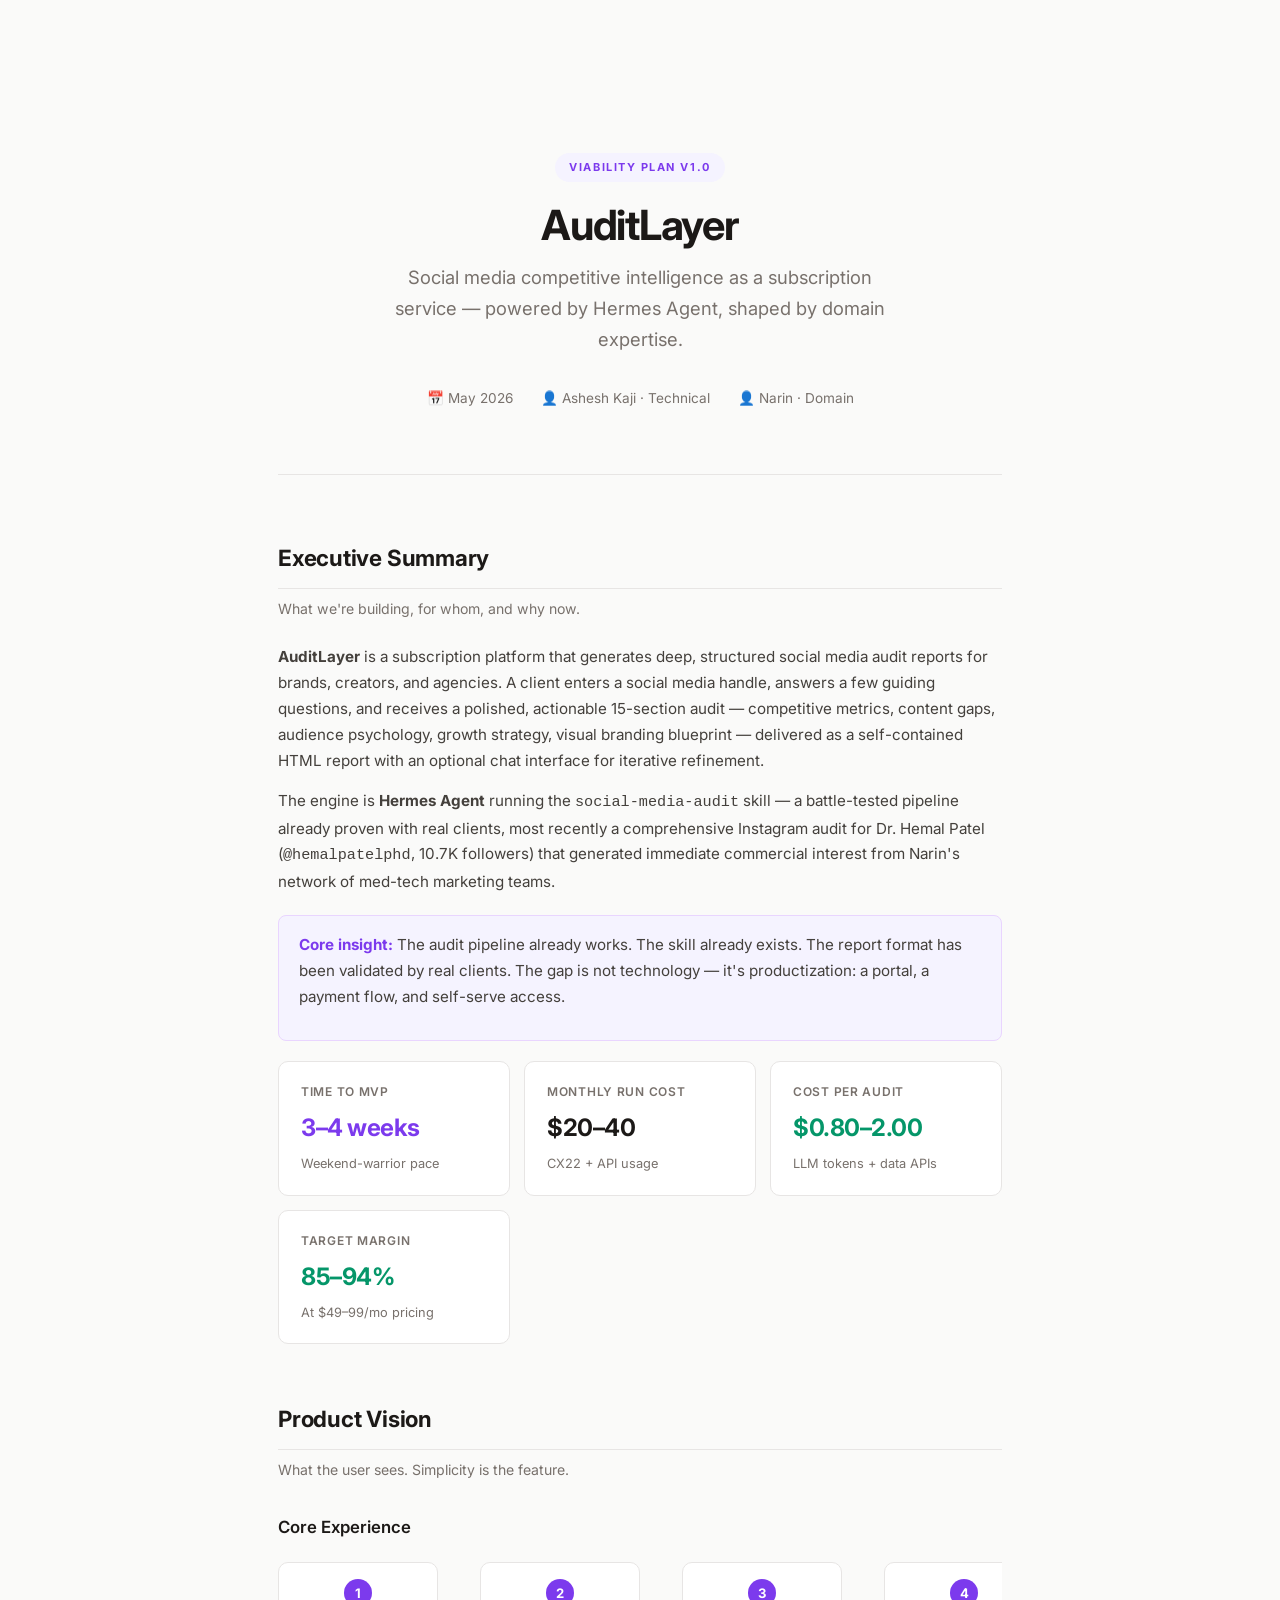
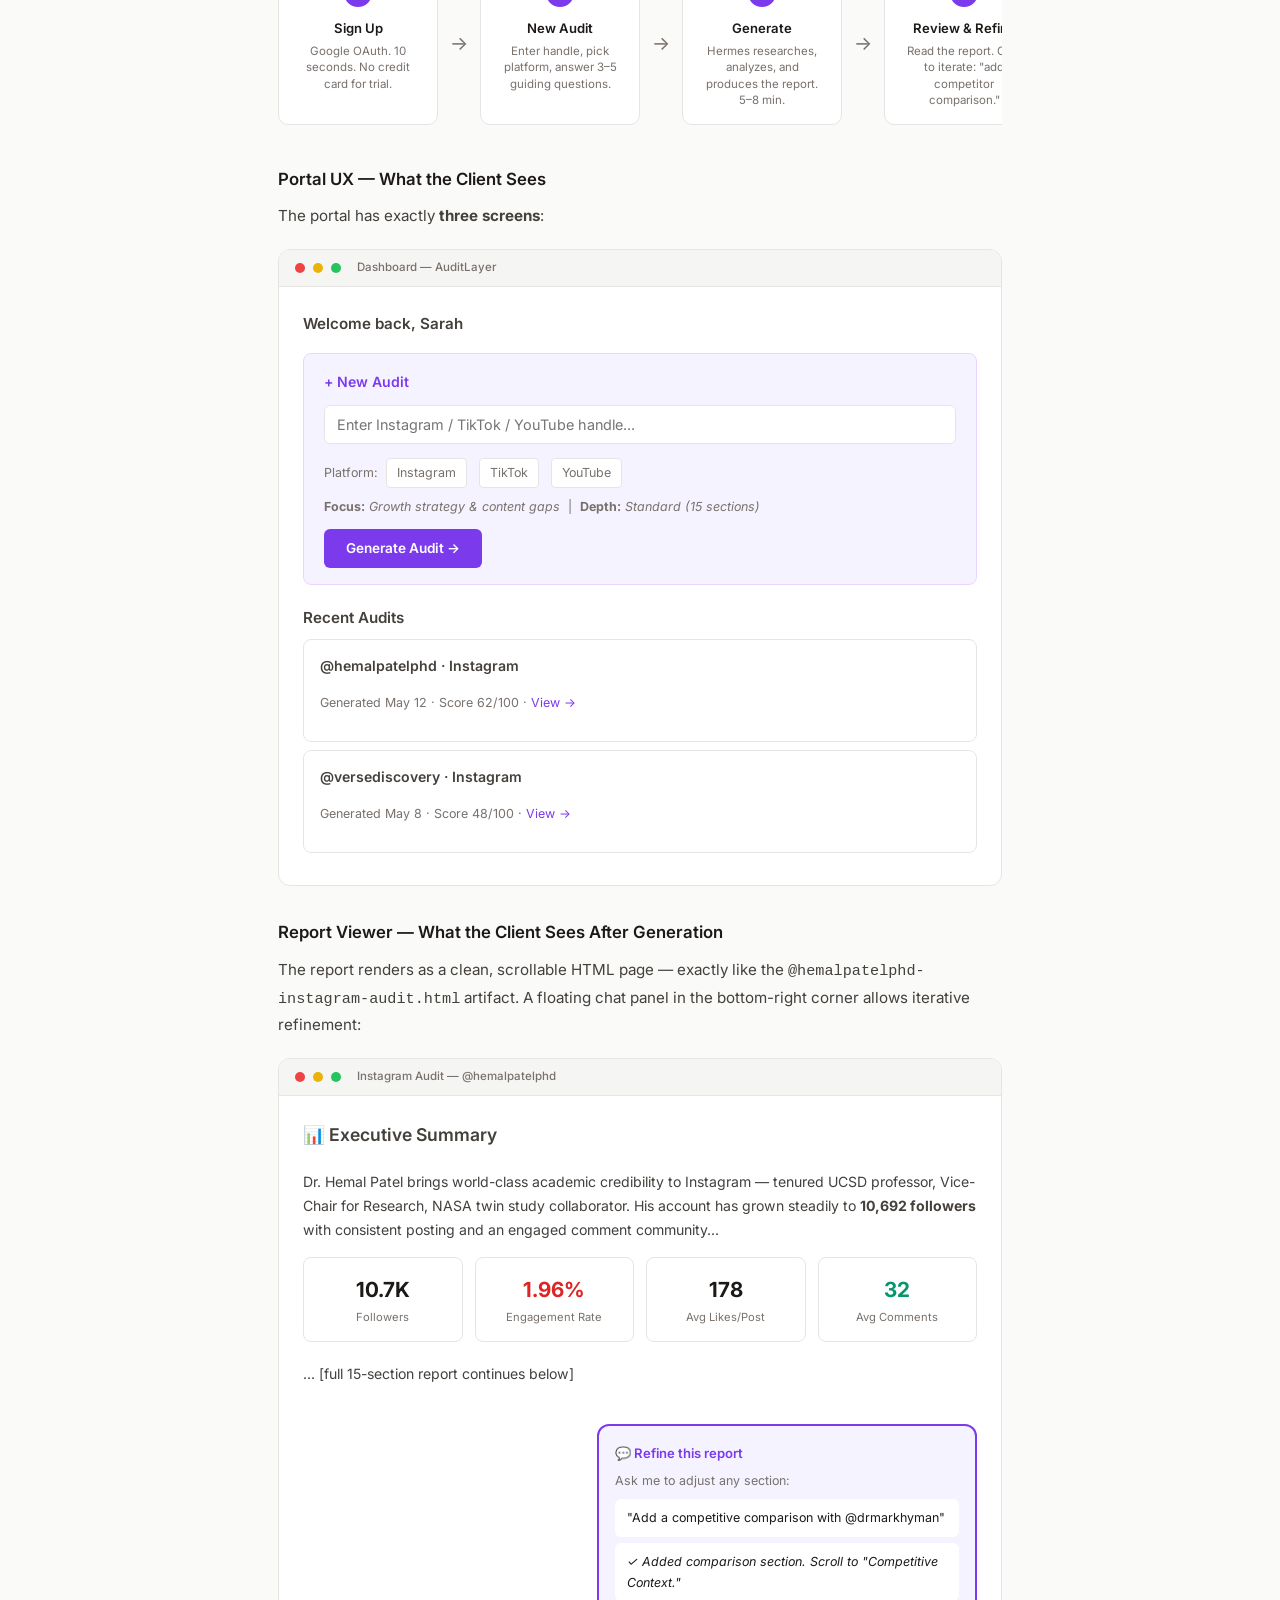
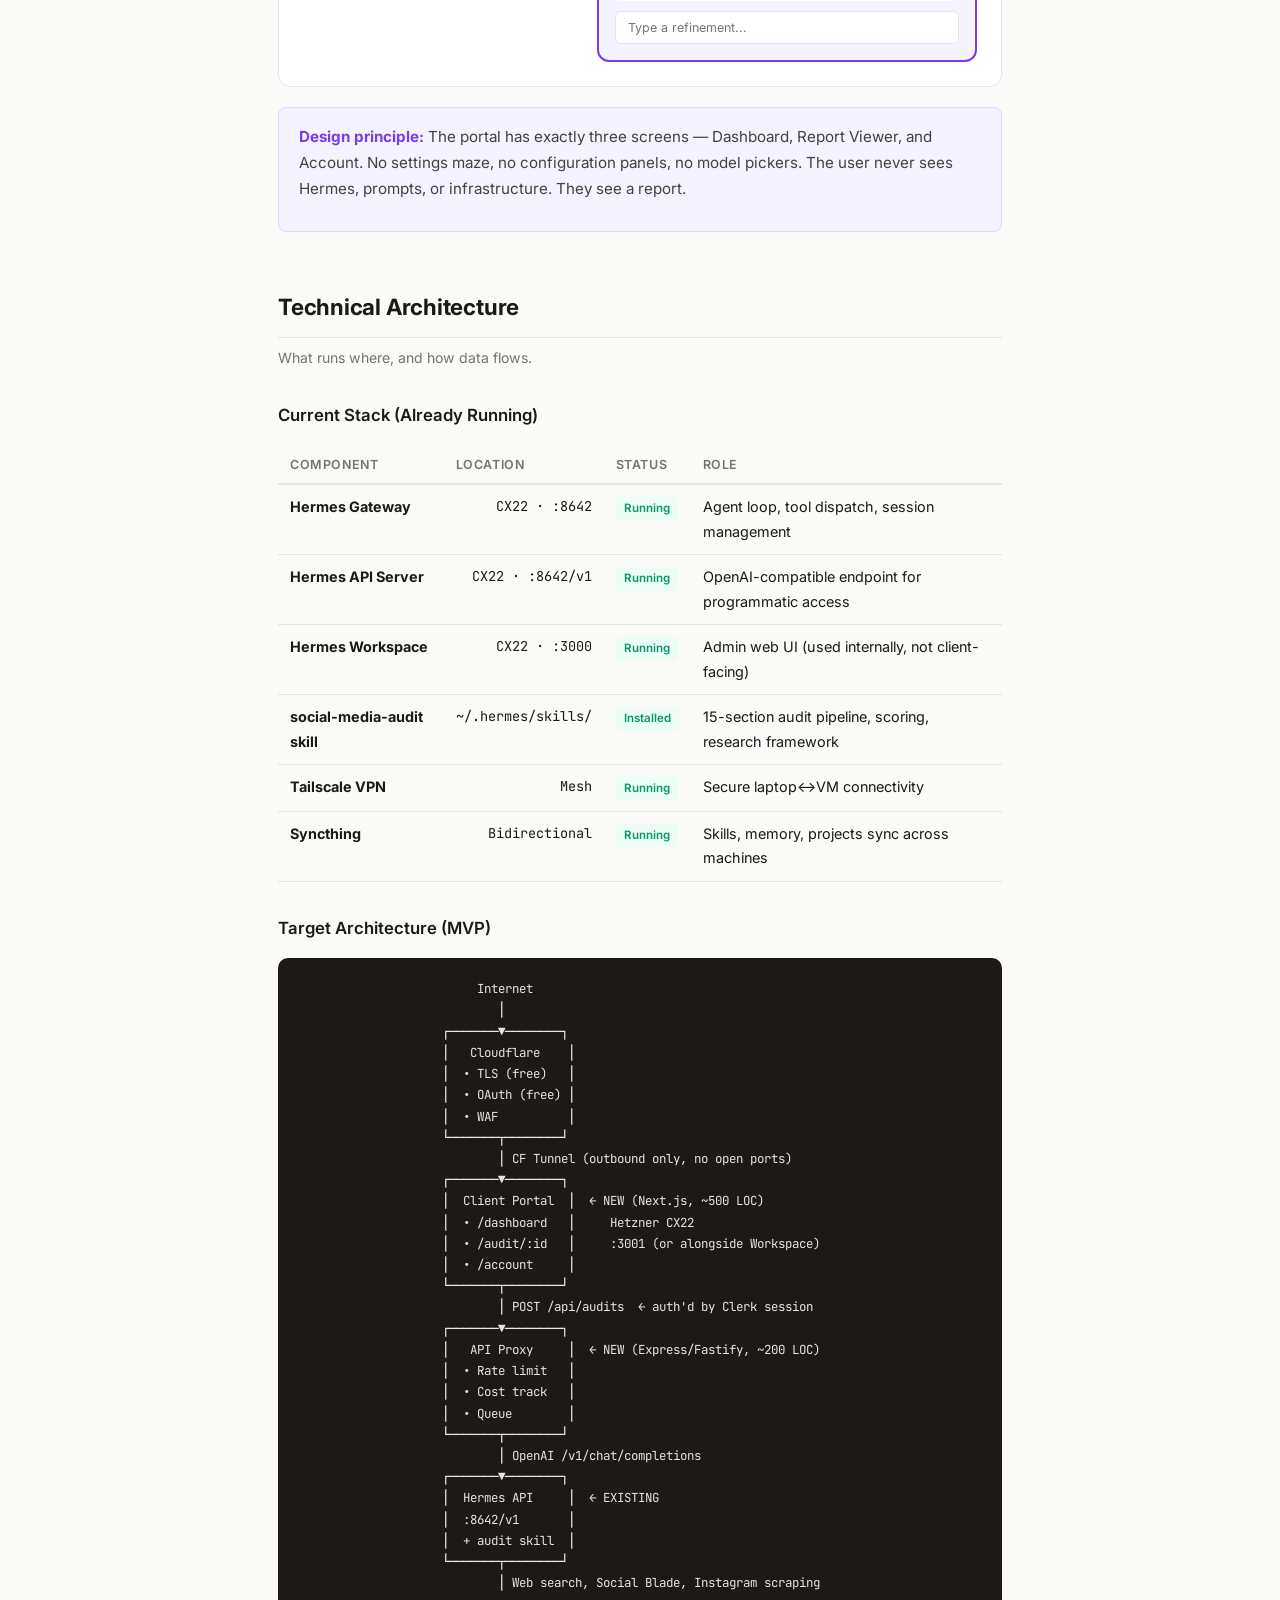
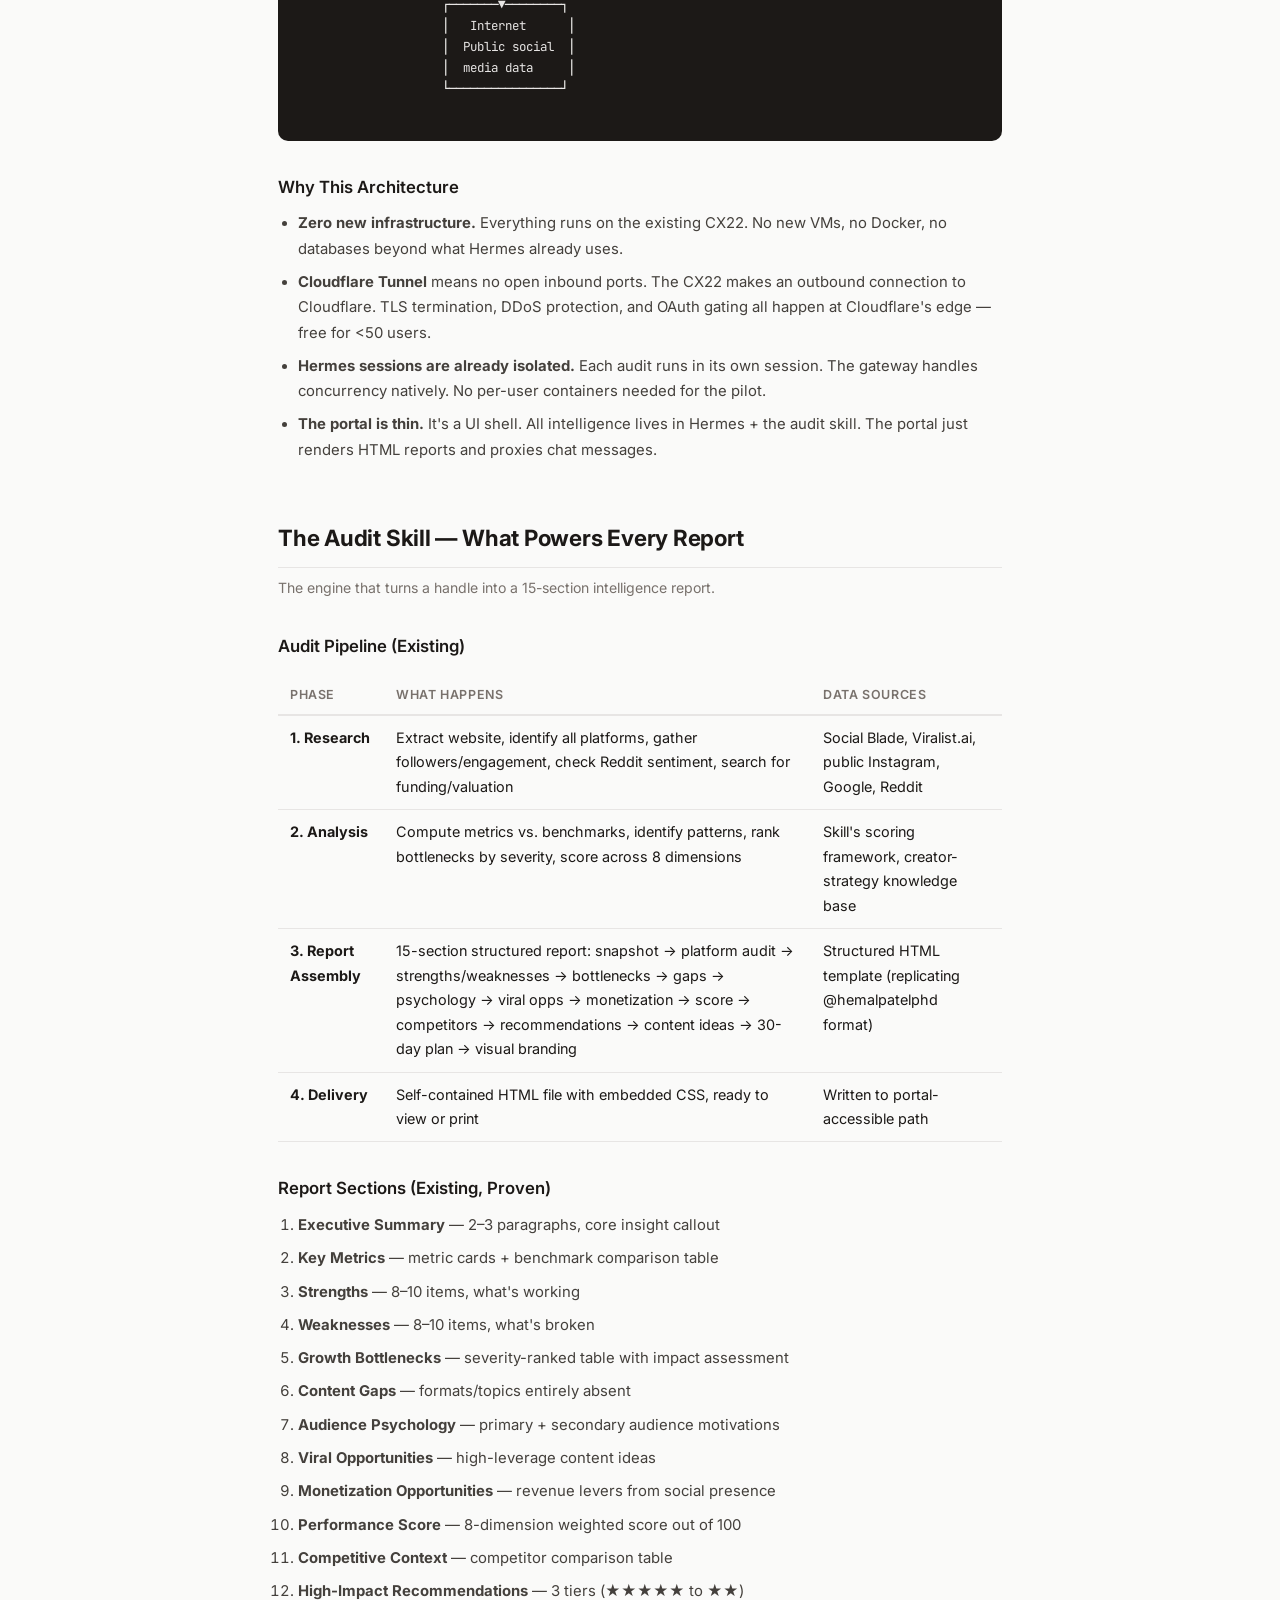
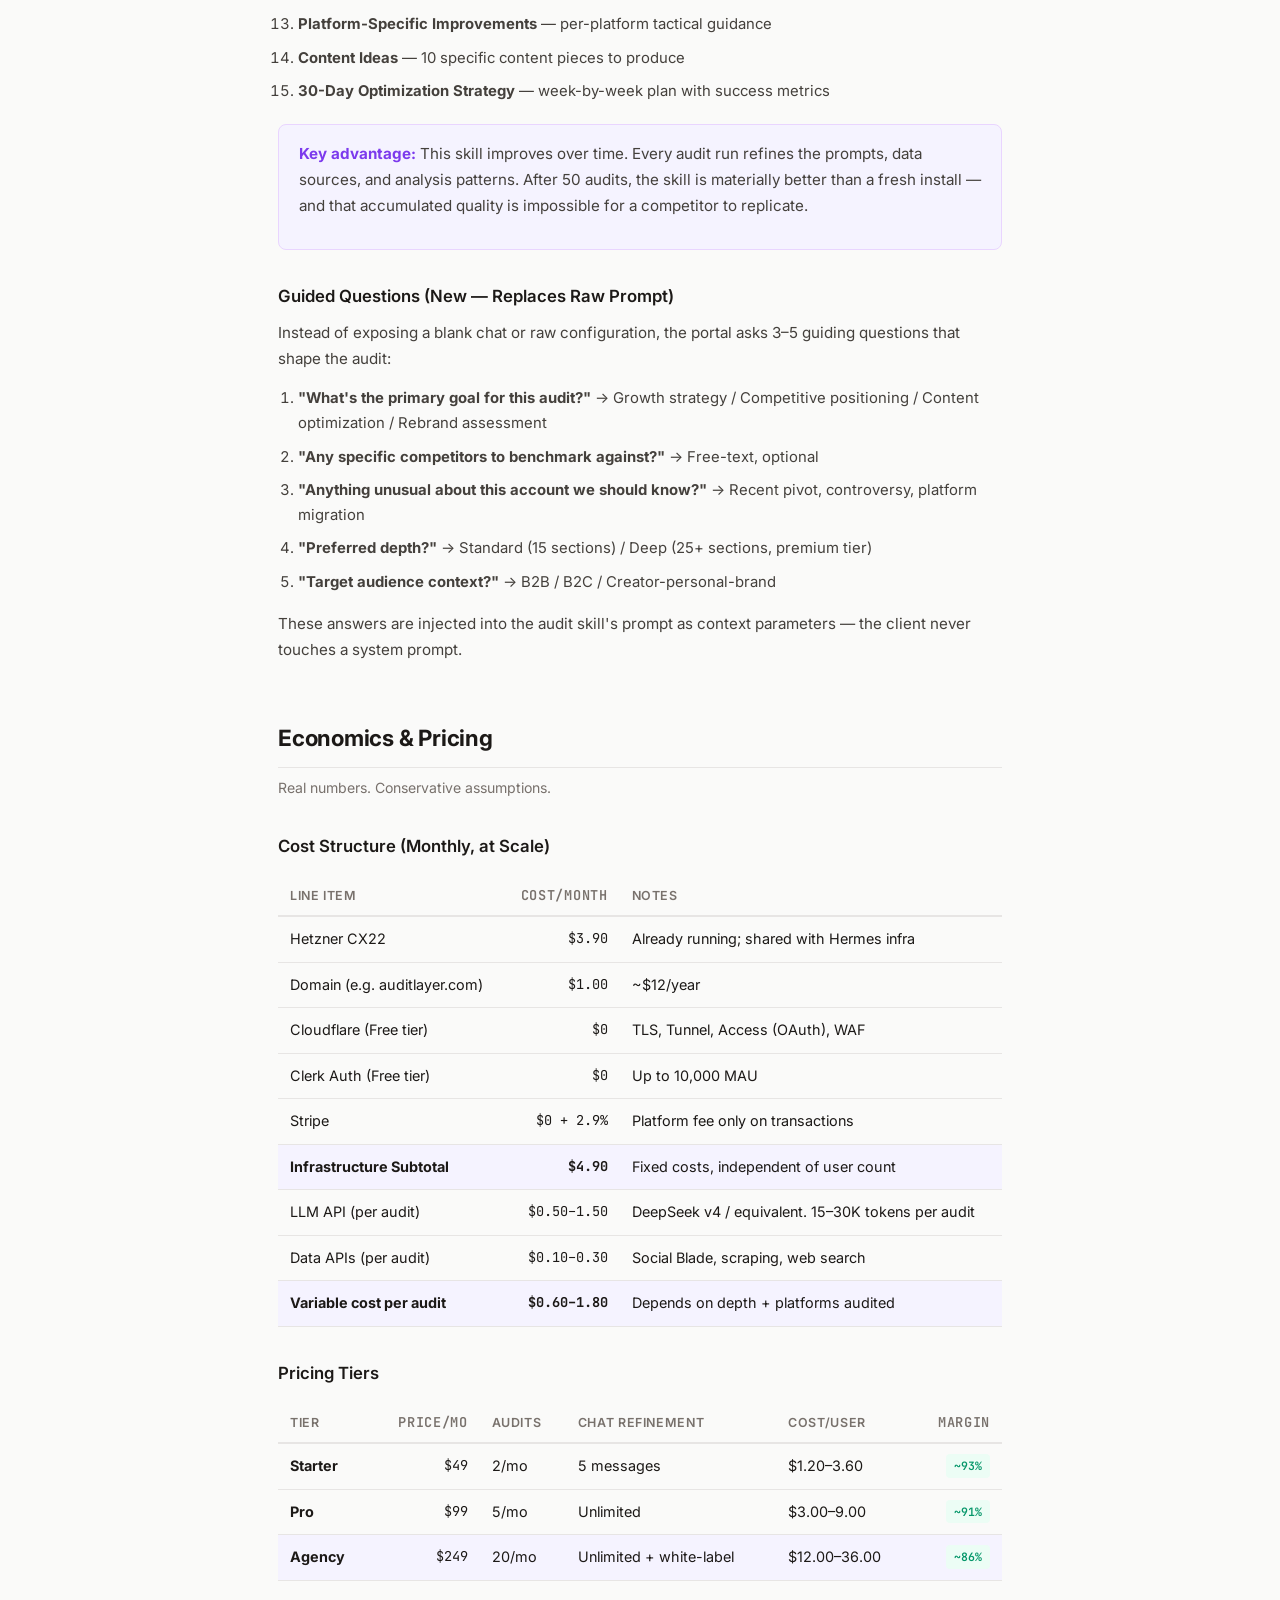
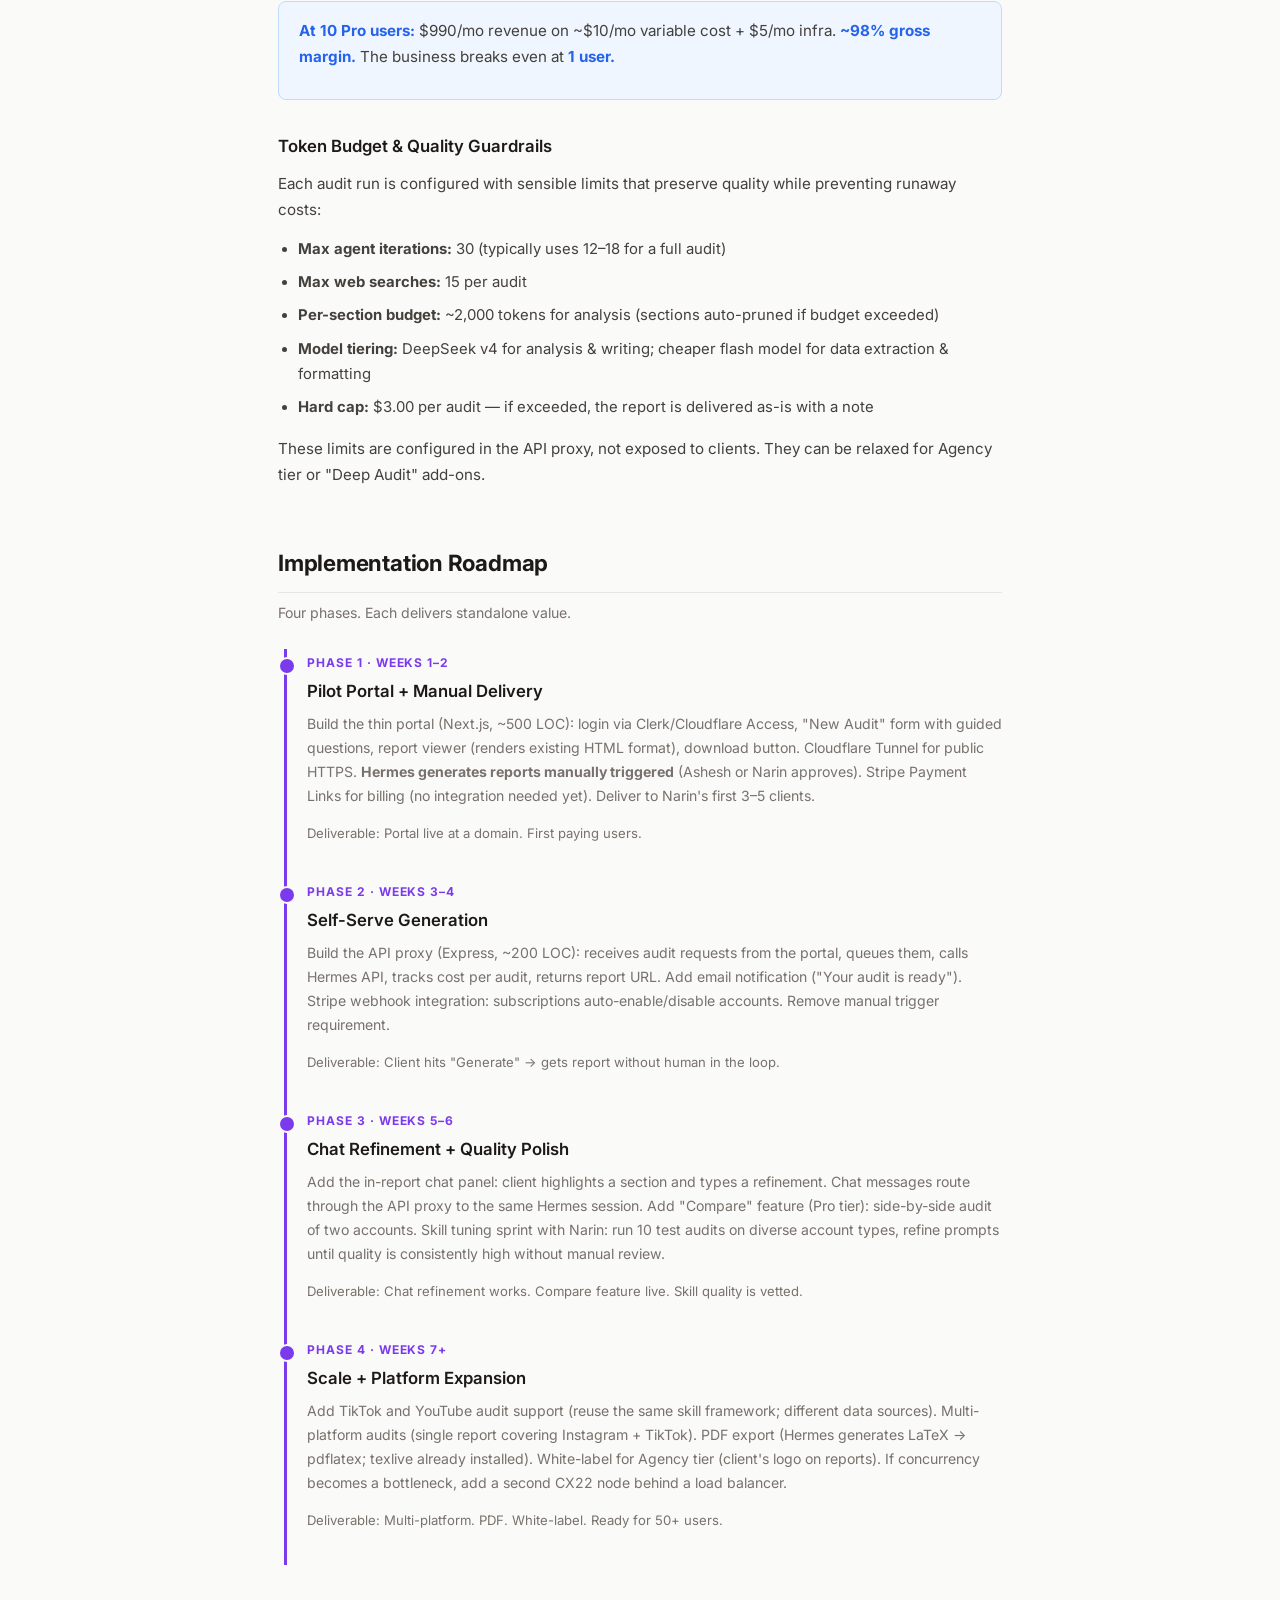
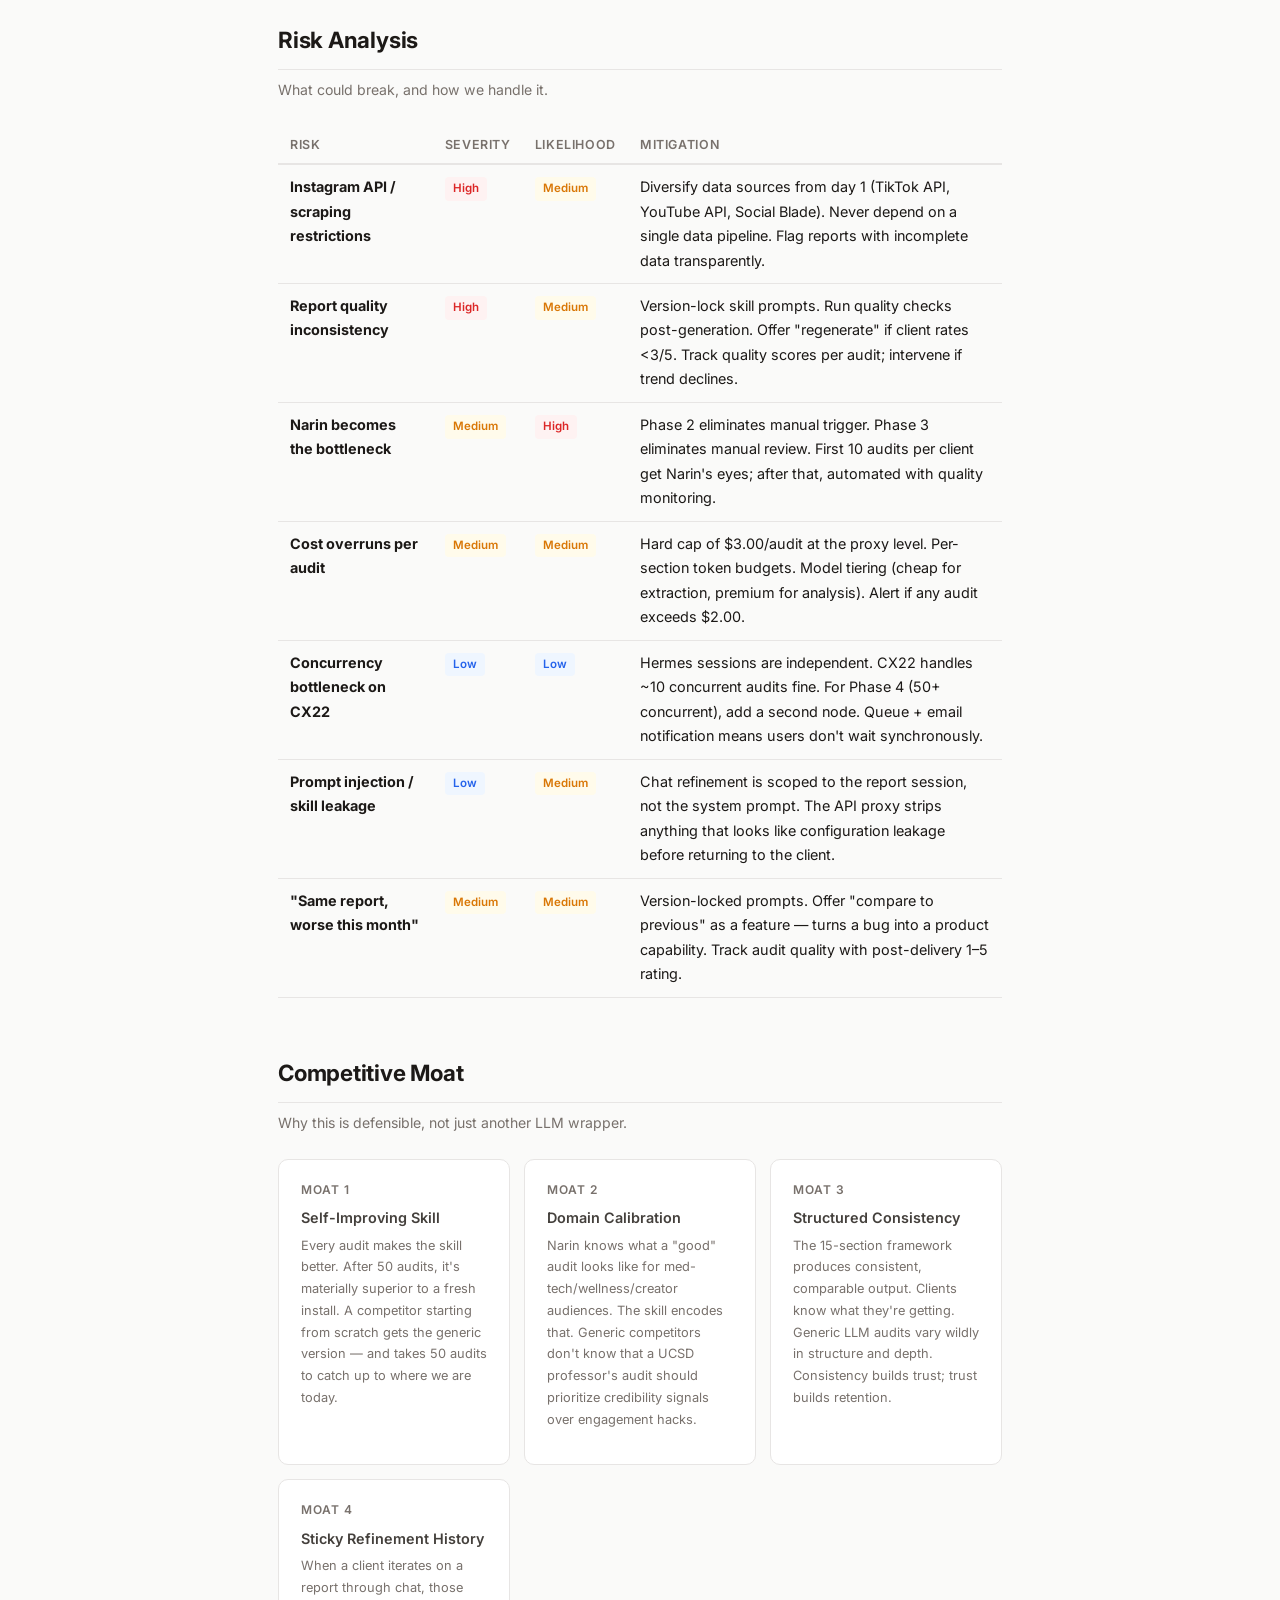
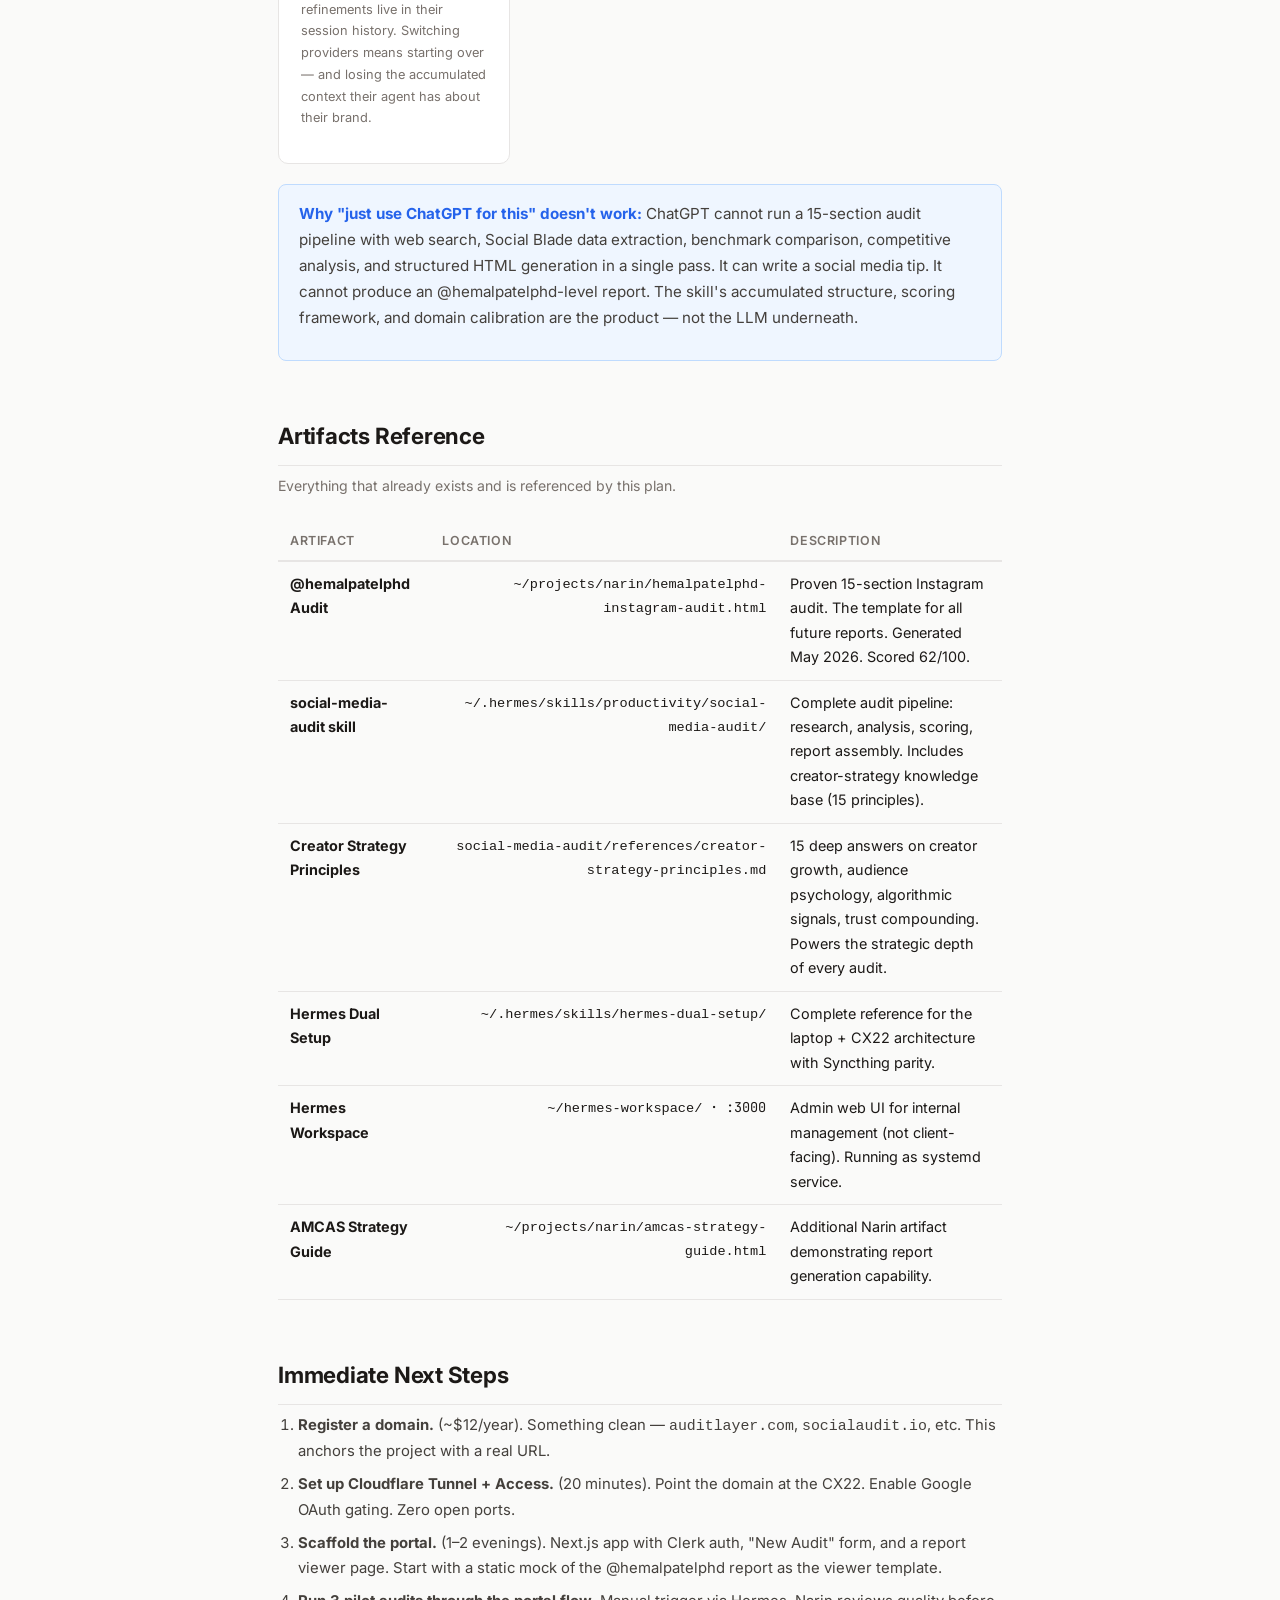
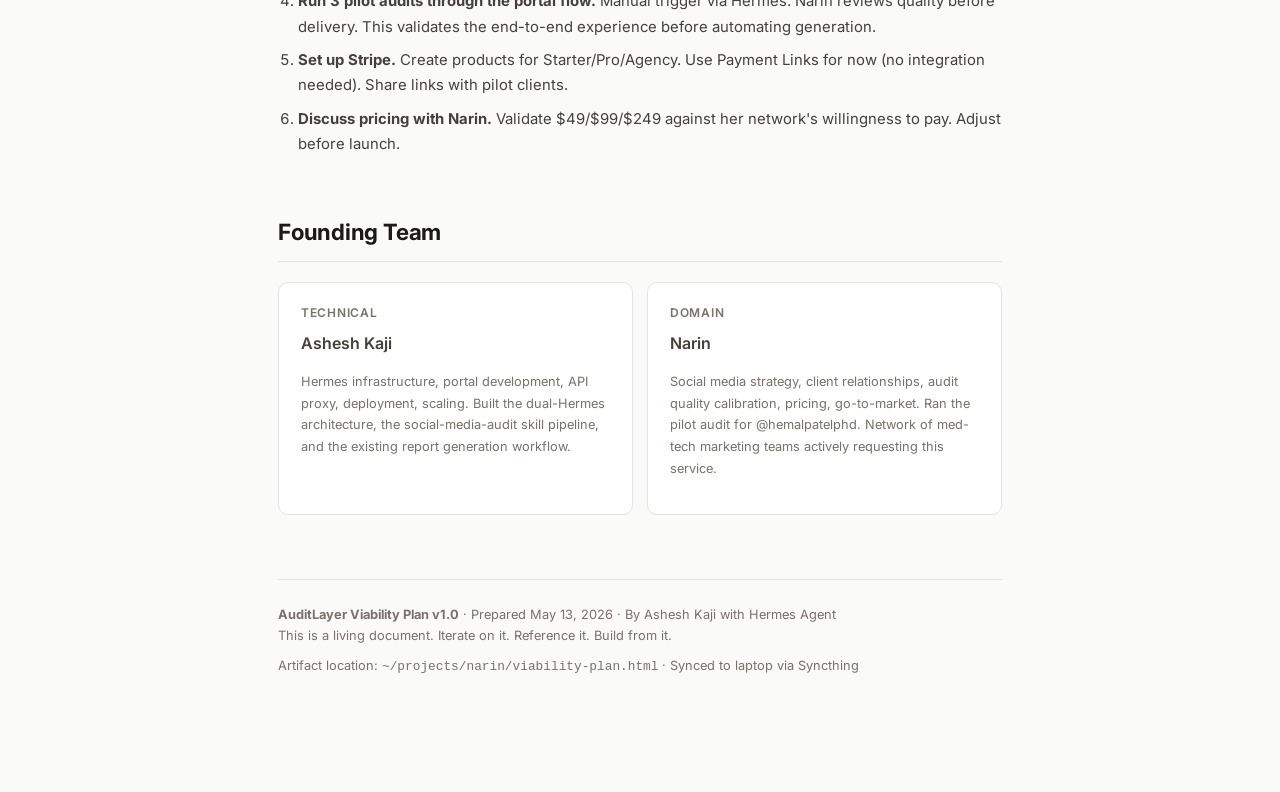
<file: viability-plan.html>
<!DOCTYPE html>
<html lang="en">
<head>
<meta charset="UTF-8">
<meta name="viewport" content="width=device-width, initial-scale=1.0">
<title>AuditLayer — Viability Plan</title>
<link rel="preconnect" href="https://fonts.googleapis.com">
<link rel="preconnect" href="https://fonts.gstatic.com" crossorigin>
<link href="https://fonts.googleapis.com/css2?family=Inter:opsz,wght@14..32,400;14..32,500;14..32,600;14..32,700&family=JetBrains+Mono:wght@400;500&display=swap" rel="stylesheet">
<style>
  :root {
    --bg: #fafaf9;
    --surface: #ffffff;
    --text: #1c1917;
    --muted: #78716c;
    --line: #e7e5e4;
    --accent: #7c3aed;
    --accent-muted: #f5f3ff;
    --accent2: #0d9488;
    --green: #059669;
    --green-muted: #ecfdf5;
    --amber: #d97706;
    --amber-muted: #fffbeb;
    --red: #dc2626;
    --red-muted: #fef2f2;
    --blue: #2563eb;
    --blue-muted: #eff6ff;
    --slate: #64748b;
  }

  * { margin: 0; padding: 0; box-sizing: border-box; }

  body {
    font-family: 'Inter', -apple-system, BlinkMacSystemFont, sans-serif;
    background: var(--bg);
    color: var(--text);
    line-height: 1.7;
    -webkit-font-smoothing: antialiased;
  }

  .container {
    max-width: 780px;
    margin: 0 auto;
    padding: 72px 28px 120px;
  }

  /* ── Cover ── */
  .cover {
    text-align: center;
    padding: 80px 0 64px;
    border-bottom: 1px solid var(--line);
    margin-bottom: 64px;
  }
  .cover .badge {
    display: inline-block;
    font-size: 11px;
    font-weight: 700;
    text-transform: uppercase;
    letter-spacing: 0.14em;
    color: var(--accent);
    background: var(--accent-muted);
    padding: 5px 14px;
    border-radius: 20px;
    margin-bottom: 20px;
  }
  .cover h1 {
    font-size: 2.6rem;
    font-weight: 700;
    letter-spacing: -0.03em;
    line-height: 1.15;
    margin-bottom: 12px;
  }
  .cover .tagline {
    font-size: 1.15rem;
    color: var(--muted);
    font-weight: 400;
    max-width: 520px;
    margin: 0 auto 32px;
  }
  .cover .meta {
    font-size: 0.85rem;
    color: var(--muted);
  }
  .cover .meta span { margin: 0 12px; }

  /* ── Sections ── */
  section { margin-bottom: 56px; }
  section h2 {
    font-size: 1.4rem;
    font-weight: 700;
    letter-spacing: -0.01em;
    margin-bottom: 8px;
    color: var(--text);
    padding-bottom: 10px;
    border-bottom: 1px solid var(--line);
  }
  section .section-desc {
    font-size: 0.88rem;
    color: var(--muted);
    margin-bottom: 24px;
  }
  section h3 {
    font-size: 1.05rem;
    font-weight: 600;
    margin: 32px 0 10px;
    color: var(--text);
  }
  section p {
    margin-bottom: 14px;
    font-size: 0.95rem;
    color: #44403c;
  }
  section ul, section ol {
    margin: 0 0 16px 20px;
    font-size: 0.93rem;
    color: #44403c;
  }
  section li { margin-bottom: 8px; }

  /* ── Cards ── */
  .card-grid {
    display: grid;
    grid-template-columns: repeat(auto-fit, minmax(220px, 1fr));
    gap: 14px;
    margin: 20px 0;
  }
  .card {
    background: var(--surface);
    border: 1px solid var(--line);
    border-radius: 10px;
    padding: 20px 22px;
  }
  .card .card-label {
    font-size: 0.75rem;
    font-weight: 600;
    text-transform: uppercase;
    letter-spacing: 0.06em;
    color: var(--muted);
    margin-bottom: 6px;
  }
  .card .card-value {
    font-size: 1.5rem;
    font-weight: 700;
    color: var(--text);
    letter-spacing: -0.02em;
  }
  .card .card-value.accent { color: var(--accent); }
  .card .card-value.green { color: var(--green); }
  .card .card-sub {
    font-size: 0.8rem;
    color: var(--muted);
    margin-top: 4px;
  }

  /* ── Tables ── */
  .data-table {
    width: 100%;
    border-collapse: collapse;
    margin: 16px 0;
    font-size: 0.9rem;
  }
  .data-table thead { border-bottom: 2px solid var(--line); }
  .data-table th {
    text-align: left;
    font-weight: 600;
    font-size: 0.78rem;
    text-transform: uppercase;
    letter-spacing: 0.05em;
    color: var(--muted);
    padding: 8px 12px;
  }
  .data-table td {
    padding: 10px 12px;
    border-bottom: 1px solid var(--line);
    vertical-align: top;
  }
  .data-table .num { font-family: 'JetBrains Mono', monospace; font-size: 0.85rem; text-align: right; }
  .data-table tr.highlight { background: var(--accent-muted); }

  .tag {
    display: inline-block;
    font-size: 0.72rem;
    font-weight: 600;
    padding: 2px 8px;
    border-radius: 4px;
  }
  .tag.good { background: var(--green-muted); color: var(--green); }
  .tag.warn { background: var(--amber-muted); color: var(--amber); }
  .tag.bad  { background: var(--red-muted); color: var(--red); }
  .tag.info { background: var(--blue-muted); color: var(--blue); }

  /* ── UX Mockup ── */
  .ux-frame {
    background: var(--surface);
    border: 1px solid var(--line);
    border-radius: 12px;
    overflow: hidden;
    margin: 20px 0;
  }
  .ux-frame .ux-topbar {
    background: #f5f5f4;
    padding: 8px 16px;
    display: flex;
    gap: 8px;
    align-items: center;
    border-bottom: 1px solid var(--line);
  }
  .ux-frame .ux-dot { width: 10px; height: 10px; border-radius: 10px; }
  .ux-frame .ux-dot.r { background: #ef4444; }
  .ux-frame .ux-dot.y { background: #eab308; }
  .ux-frame .ux-dot.g { background: #22c55e; }
  .ux-frame .ux-title {
    font-size: 0.72rem;
    color: var(--muted);
    margin-left: 8px;
    font-weight: 500;
  }
  .ux-frame .ux-body {
    padding: 24px;
  }

  /* ── Flow Steps ── */
  .flow {
    display: flex;
    gap: 12px;
    margin: 20px 0;
    overflow-x: auto;
    padding-bottom: 8px;
  }
  .flow-step {
    flex: 0 0 160px;
    background: var(--surface);
    border: 1px solid var(--line);
    border-radius: 10px;
    padding: 16px;
    text-align: center;
  }
  .flow-step .step-num {
    width: 28px; height: 28px;
    border-radius: 14px;
    background: var(--accent);
    color: white;
    font-weight: 700;
    font-size: 0.82rem;
    display: flex;
    align-items: center;
    justify-content: center;
    margin: 0 auto 10px;
  }
  .flow-step .step-label {
    font-size: 0.82rem;
    font-weight: 600;
    margin-bottom: 4px;
  }
  .flow-step .step-desc {
    font-size: 0.72rem;
    color: var(--muted);
    line-height: 1.4;
  }
  .flow-arrow {
    display: flex;
    align-items: center;
    color: var(--muted);
    font-size: 1.2rem;
    flex-shrink: 0;
  }

  /* ── Phase Timeline ── */
  .phase {
    border-left: 3px solid var(--accent);
    padding: 4px 0 20px 20px;
    margin-left: 6px;
    position: relative;
  }
  .phase::before {
    content: '';
    position: absolute;
    left: -9px;
    top: 8px;
    width: 14px; height: 14px;
    border-radius: 14px;
    background: var(--accent);
    border: 2px solid var(--bg);
  }
  .phase .phase-label {
    font-size: 0.75rem;
    font-weight: 700;
    text-transform: uppercase;
    letter-spacing: 0.08em;
    color: var(--accent);
    margin-bottom: 4px;
  }
  .phase h4 {
    font-size: 1.05rem;
    font-weight: 600;
    margin-bottom: 6px;
  }
  .phase p { font-size: 0.88rem; color: var(--muted); }

  /* ── Callout ── */
  .callout {
    background: var(--accent-muted);
    border: 1px solid #e9d5ff;
    border-radius: 8px;
    padding: 16px 20px;
    margin: 20px 0;
    font-size: 0.9rem;
  }
  .callout strong { color: var(--accent); }

  .callout.info {
    background: var(--blue-muted);
    border-color: #bfdbfe;
  }
  .callout.info strong { color: var(--blue); }

  .callout.warn {
    background: var(--amber-muted);
    border-color: #fde68a;
  }
  .callout.warn strong { color: var(--amber); }

  /* ── Footer ── */
  .report-footer {
    margin-top: 64px;
    padding-top: 24px;
    border-top: 1px solid var(--line);
    font-size: 0.8rem;
    color: var(--muted);
  }

  /* ── Responsive ── */
  @media (max-width: 600px) {
    .container { padding: 40px 18px 80px; }
    .cover h1 { font-size: 1.8rem; }
    .card-grid { grid-template-columns: 1fr 1fr; }
    .flow { flex-wrap: wrap; }
    .flow-arrow { display: none; }
  }
</style>
</head>
<body>

<div class="container">

<!-- ═══════════════════════════════════════════════════════════════ -->
<!-- COVER -->
<!-- ═══════════════════════════════════════════════════════════════ -->
<header class="cover">
  <div class="badge">Viability Plan v1.0</div>
  <h1>AuditLayer</h1>
  <p class="tagline">Social media competitive intelligence as a subscription service — powered by Hermes Agent, shaped by domain expertise.</p>
  <p class="meta">
    <span>📅 May 2026</span>
    <span>👤 Ashesh Kaji · Technical</span>
    <span>👤 Narin · Domain</span>
  </p>
</header>

<!-- ═══════════════════════════════════════════════════════════════ -->
<!-- EXECUTIVE SUMMARY -->
<!-- ═══════════════════════════════════════════════════════════════ -->
<section>
  <h2>Executive Summary</h2>
  <p class="section-desc">What we're building, for whom, and why now.</p>

  <p><strong>AuditLayer</strong> is a subscription platform that generates deep, structured social media audit reports for brands, creators, and agencies. A client enters a social media handle, answers a few guiding questions, and receives a polished, actionable 15-section audit — competitive metrics, content gaps, audience psychology, growth strategy, visual branding blueprint — delivered as a self-contained HTML report with an optional chat interface for iterative refinement.</p>

  <p>The engine is <strong>Hermes Agent</strong> running the <code>social-media-audit</code> skill — a battle-tested pipeline already proven with real clients, most recently a comprehensive Instagram audit for Dr. Hemal Patel (<code>@hemalpatelphd</code>, 10.7K followers) that generated immediate commercial interest from Narin's network of med-tech marketing teams.</p>

  <div class="callout">
    <p><strong>Core insight:</strong> The audit pipeline already works. The skill already exists. The report format has been validated by real clients. The gap is not technology — it's productization: a portal, a payment flow, and self-serve access.</p>
  </div>

  <div class="card-grid">
    <div class="card">
      <div class="card-label">Time to MVP</div>
      <div class="card-value accent">3–4 weeks</div>
      <div class="card-sub">Weekend-warrior pace</div>
    </div>
    <div class="card">
      <div class="card-label">Monthly Run Cost</div>
      <div class="card-value">$20–40</div>
      <div class="card-sub">CX22 + API usage</div>
    </div>
    <div class="card">
      <div class="card-label">Cost per Audit</div>
      <div class="card-value green">$0.80–2.00</div>
      <div class="card-sub">LLM tokens + data APIs</div>
    </div>
    <div class="card">
      <div class="card-label">Target Margin</div>
      <div class="card-value green">85–94%</div>
      <div class="card-sub">At $49–99/mo pricing</div>
    </div>
  </div>
</section>

<!-- ═══════════════════════════════════════════════════════════════ -->
<!-- PRODUCT VISION -->
<!-- ═══════════════════════════════════════════════════════════════ -->
<section>
  <h2>Product Vision</h2>
  <p class="section-desc">What the user sees. Simplicity is the feature.</p>

  <h3>Core Experience</h3>

  <div class="flow">
    <div class="flow-step">
      <div class="step-num">1</div>
      <div class="step-label">Sign Up</div>
      <div class="step-desc">Google OAuth. 10 seconds. No credit card for trial.</div>
    </div>
    <div class="flow-arrow">→</div>
    <div class="flow-step">
      <div class="step-num">2</div>
      <div class="step-label">New Audit</div>
      <div class="step-desc">Enter handle, pick platform, answer 3–5 guiding questions.</div>
    </div>
    <div class="flow-arrow">→</div>
    <div class="flow-step">
      <div class="step-num">3</div>
      <div class="step-label">Generate</div>
      <div class="step-desc">Hermes researches, analyzes, and produces the report. 5–8 min.</div>
    </div>
    <div class="flow-arrow">→</div>
    <div class="flow-step">
      <div class="step-num">4</div>
      <div class="step-label">Review & Refine</div>
      <div class="step-desc">Read the report. Chat to iterate: "add competitor comparison."</div>
    </div>
    <div class="flow-arrow">→</div>
    <div class="flow-step">
      <div class="step-num">5</div>
      <div class="step-label">Export & Share</div>
      <div class="step-desc">Download HTML, PDF, or share a link with the team.</div>
    </div>
  </div>

  <h3>Portal UX — What the Client Sees</h3>

  <p>The portal has exactly <strong>three screens</strong>:</p>

  <div class="ux-frame">
    <div class="ux-topbar">
      <div class="ux-dot r"></div><div class="ux-dot y"></div><div class="ux-dot g"></div>
      <div class="ux-title">Dashboard — AuditLayer</div>
    </div>
    <div class="ux-body">
      <p style="font-weight:600;margin-bottom:16px;">Welcome back, Sarah</p>

      <div style="background:var(--accent-muted);border-radius:8px;padding:16px 20px;margin-bottom:20px;border:1px solid #e9d5ff;">
        <p style="font-weight:600;color:var(--accent);margin-bottom:4px;font-size:0.88rem;">+ New Audit</p>
        <p style="font-size:0.82rem;color:var(--muted);margin:0;">
          <input type="text" placeholder="Enter Instagram / TikTok / YouTube handle..." style="width:100%;padding:10px 12px;border:1px solid var(--line);border-radius:6px;font-size:0.9rem;margin:8px 0;font-family:inherit;">
        </p>
        <p style="font-size:0.78rem;color:var(--muted);margin:6px 0 2px;">Platform: 
          <span style="display:inline-block;background:var(--surface);padding:3px 10px;border-radius:4px;border:1px solid var(--line);margin:0 4px;font-size:0.78rem;">Instagram</span>
          <span style="display:inline-block;background:var(--surface);padding:3px 10px;border-radius:4px;border:1px solid var(--line);margin:0 4px;font-size:0.78rem;">TikTok</span>
          <span style="display:inline-block;background:var(--surface);padding:3px 10px;border-radius:4px;border:1px solid var(--line);margin:0 4px;font-size:0.78rem;">YouTube</span>
        </p>
        <p style="font-size:0.78rem;color:var(--muted);margin:8px 0 0;">
          <strong>Focus:</strong> <em>Growth strategy & content gaps</em> &nbsp;|&nbsp; <strong>Depth:</strong> <em>Standard (15 sections)</em>
        </p>
        <p style="margin:12px 0 0;">
          <span style="display:inline-block;background:var(--accent);color:white;padding:8px 22px;border-radius:6px;font-weight:600;font-size:0.85rem;cursor:pointer;">Generate Audit →</span>
        </p>
      </div>

      <p style="font-weight:600;margin-bottom:8px;">Recent Audits</p>
      <div style="border:1px solid var(--line);border-radius:8px;padding:14px 16px;margin-bottom:8px;">
        <p style="font-weight:600;font-size:0.88rem;">@hemalpatelphd · Instagram</p>
        <p style="font-size:0.78rem;color:var(--muted);">Generated May 12 · Score 62/100 · <span style="color:var(--accent);cursor:pointer;">View →</span></p>
      </div>
      <div style="border:1px solid var(--line);border-radius:8px;padding:14px 16px;margin-bottom:8px;">
        <p style="font-weight:600;font-size:0.88rem;">@versediscovery · Instagram</p>
        <p style="font-size:0.78rem;color:var(--muted);">Generated May 8 · Score 48/100 · <span style="color:var(--accent);cursor:pointer;">View →</span></p>
      </div>
    </div>
  </div>

  <h3>Report Viewer — What the Client Sees After Generation</h3>

  <p>The report renders as a clean, scrollable HTML page — exactly like the <code>@hemalpatelphd-instagram-audit.html</code> artifact. A floating chat panel in the bottom-right corner allows iterative refinement:</p>

  <div class="ux-frame">
    <div class="ux-topbar">
      <div class="ux-dot r"></div><div class="ux-dot y"></div><div class="ux-dot g"></div>
      <div class="ux-title">Instagram Audit — @hemalpatelphd</div>
    </div>
    <div class="ux-body">
      <p style="font-weight:600;font-size:1.1rem;margin-bottom:20px;">📊 Executive Summary</p>
      <p style="font-size:0.88rem;color:#44403c;margin-bottom:16px;">Dr. Hemal Patel brings world-class academic credibility to Instagram — tenured UCSD professor, Vice-Chair for Research, NASA twin study collaborator. His account has grown steadily to <strong>10,692 followers</strong> with consistent posting and an engaged comment community...</p>

      <div style="display:grid;grid-template-columns:repeat(4,1fr);gap:12px;margin:16px 0;">
        <div style="background:var(--surface);border:1px solid var(--line);border-radius:8px;padding:14px;text-align:center;">
          <div style="font-size:1.3rem;font-weight:700;">10.7K</div>
          <div style="font-size:0.7rem;color:var(--muted);">Followers</div>
        </div>
        <div style="background:var(--surface);border:1px solid var(--line);border-radius:8px;padding:14px;text-align:center;">
          <div style="font-size:1.3rem;font-weight:700;color:var(--red);">1.96%</div>
          <div style="font-size:0.7rem;color:var(--muted);">Engagement Rate</div>
        </div>
        <div style="background:var(--surface);border:1px solid var(--line);border-radius:8px;padding:14px;text-align:center;">
          <div style="font-size:1.3rem;font-weight:700;">178</div>
          <div style="font-size:0.7rem;color:var(--muted);">Avg Likes/Post</div>
        </div>
        <div style="background:var(--surface);border:1px solid var(--line);border-radius:8px;padding:14px;text-align:center;">
          <div style="font-size:1.3rem;font-weight:700;color:var(--green);">32</div>
          <div style="font-size:0.7rem;color:var(--muted);">Avg Comments</div>
        </div>
      </div>

      <p style="font-size:0.88rem;margin-top:20px;">... [full 15-section report continues below]</p>

      <!-- Floating chat mockup -->
      <div style="position:relative;margin-top:24px;border:2px solid var(--accent);border-radius:12px;padding:16px;background:var(--accent-muted);max-width:380px;float:right;">
        <p style="font-weight:600;font-size:0.82rem;color:var(--accent);margin-bottom:6px;">💬 Refine this report</p>
        <p style="font-size:0.78rem;color:var(--muted);margin-bottom:8px;">Ask me to adjust any section:</p>
        <div style="background:white;border-radius:6px;padding:8px 12px;font-size:0.78rem;margin-bottom:6px;">
          "Add a competitive comparison with @drmarkhyman"
        </div>
        <div style="background:white;border-radius:6px;padding:8px 12px;font-size:0.78rem;margin-bottom:6px;">
          <em>✓ Added comparison section. Scroll to "Competitive Context."</em>
        </div>
        <input type="text" placeholder="Type a refinement..." style="width:100%;padding:8px 12px;border:1px solid var(--line);border-radius:6px;font-size:0.78rem;margin-top:4px;font-family:inherit;">
      </div>
      <div style="clear:both;"></div>
    </div>
  </div>

  <div class="callout">
    <p><strong>Design principle:</strong> The portal has exactly three screens — Dashboard, Report Viewer, and Account. No settings maze, no configuration panels, no model pickers. The user never sees Hermes, prompts, or infrastructure. They see a report.</p>
  </div>
</section>

<!-- ═══════════════════════════════════════════════════════════════ -->
<!-- TECHNICAL ARCHITECTURE -->
<!-- ═══════════════════════════════════════════════════════════════ -->
<section>
  <h2>Technical Architecture</h2>
  <p class="section-desc">What runs where, and how data flows.</p>

  <h3>Current Stack (Already Running)</h3>

  <table class="data-table">
    <thead>
      <tr><th>Component</th><th>Location</th><th>Status</th><th>Role</th></tr>
    </thead>
    <tbody>
      <tr>
        <td><strong>Hermes Gateway</strong></td>
        <td class="num">CX22 · :8642</td>
        <td><span class="tag good">Running</span></td>
        <td>Agent loop, tool dispatch, session management</td>
      </tr>
      <tr>
        <td><strong>Hermes API Server</strong></td>
        <td class="num">CX22 · :8642/v1</td>
        <td><span class="tag good">Running</span></td>
        <td>OpenAI-compatible endpoint for programmatic access</td>
      </tr>
      <tr>
        <td><strong>Hermes Workspace</strong></td>
        <td class="num">CX22 · :3000</td>
        <td><span class="tag good">Running</span></td>
        <td>Admin web UI (used internally, not client-facing)</td>
      </tr>
      <tr>
        <td><strong>social-media-audit skill</strong></td>
        <td class="num">~/.hermes/skills/</td>
        <td><span class="tag good">Installed</span></td>
        <td>15-section audit pipeline, scoring, research framework</td>
      </tr>
      <tr>
        <td><strong>Tailscale VPN</strong></td>
        <td class="num">Mesh</td>
        <td><span class="tag good">Running</span></td>
        <td>Secure laptop↔VM connectivity</td>
      </tr>
      <tr>
        <td><strong>Syncthing</strong></td>
        <td class="num">Bidirectional</td>
        <td><span class="tag good">Running</span></td>
        <td>Skills, memory, projects sync across machines</td>
      </tr>
    </tbody>
  </table>

  <h3>Target Architecture (MVP)</h3>

  <pre style="background:#1c1917;color:#e7e5e4;padding:20px 24px;border-radius:10px;font-family:'JetBrains Mono',monospace;font-size:0.78rem;line-height:1.7;overflow-x:auto;margin:16px 0;">
                         Internet
                            │
                    ┌───────▼────────┐
                    │   Cloudflare    │
                    │  • TLS (free)   │
                    │  • OAuth (free) │
                    │  • WAF          │
                    └───────┬────────┘
                            │ CF Tunnel (outbound only, no open ports)
                    ┌───────▼────────┐
                    │  Client Portal  │  ← NEW (Next.js, ~500 LOC)
                    │  • /dashboard   │     Hetzner CX22
                    │  • /audit/:id   │     :3001 (or alongside Workspace)
                    │  • /account     │
                    └───────┬────────┘
                            │ POST /api/audits  ← auth'd by Clerk session
                    ┌───────▼────────┐
                    │   API Proxy     │  ← NEW (Express/Fastify, ~200 LOC)
                    │  • Rate limit   │
                    │  • Cost track   │
                    │  • Queue        │
                    └───────┬────────┘
                            │ OpenAI /v1/chat/completions
                    ┌───────▼────────┐
                    │  Hermes API     │  ← EXISTING
                    │  :8642/v1       │
                    │  + audit skill  │
                    └───────┬────────┘
                            │ Web search, Social Blade, Instagram scraping
                    ┌───────▼────────┐
                    │   Internet      │
                    │  Public social  │
                    │  media data     │
                    └────────────────┘
  </pre>

  <h3>Why This Architecture</h3>
  <ul>
    <li><strong>Zero new infrastructure.</strong> Everything runs on the existing CX22. No new VMs, no Docker, no databases beyond what Hermes already uses.</li>
    <li><strong>Cloudflare Tunnel</strong> means no open inbound ports. The CX22 makes an outbound connection to Cloudflare. TLS termination, DDoS protection, and OAuth gating all happen at Cloudflare's edge — free for &lt;50 users.</li>
    <li><strong>Hermes sessions are already isolated.</strong> Each audit runs in its own session. The gateway handles concurrency natively. No per-user containers needed for the pilot.</li>
    <li><strong>The portal is thin.</strong> It's a UI shell. All intelligence lives in Hermes + the audit skill. The portal just renders HTML reports and proxies chat messages.</li>
  </ul>
</section>

<!-- ═══════════════════════════════════════════════════════════════ -->
<!-- THE AUDIT SKILL -->
<!-- ═══════════════════════════════════════════════════════════════ -->
<section>
  <h2>The Audit Skill — What Powers Every Report</h2>
  <p class="section-desc">The engine that turns a handle into a 15-section intelligence report.</p>

  <h3>Audit Pipeline (Existing)</h3>

  <table class="data-table">
    <thead>
      <tr><th>Phase</th><th>What Happens</th><th>Data Sources</th></tr>
    </thead>
    <tbody>
      <tr><td><strong>1. Research</strong></td><td>Extract website, identify all platforms, gather followers/engagement, check Reddit sentiment, search for funding/valuation</td><td>Social Blade, Viralist.ai, public Instagram, Google, Reddit</td></tr>
      <tr><td><strong>2. Analysis</strong></td><td>Compute metrics vs. benchmarks, identify patterns, rank bottlenecks by severity, score across 8 dimensions</td><td>Skill's scoring framework, creator-strategy knowledge base</td></tr>
      <tr><td><strong>3. Report Assembly</strong></td><td>15-section structured report: snapshot → platform audit → strengths/weaknesses → bottlenecks → gaps → psychology → viral opps → monetization → score → competitors → recommendations → content ideas → 30-day plan → visual branding</td><td>Structured HTML template (replicating @hemalpatelphd format)</td></tr>
      <tr><td><strong>4. Delivery</strong></td><td>Self-contained HTML file with embedded CSS, ready to view or print</td><td>Written to portal-accessible path</td></tr>
    </tbody>
  </table>

  <h3>Report Sections (Existing, Proven)</h3>
  <ol>
    <li><strong>Executive Summary</strong> — 2–3 paragraphs, core insight callout</li>
    <li><strong>Key Metrics</strong> — metric cards + benchmark comparison table</li>
    <li><strong>Strengths</strong> — 8–10 items, what's working</li>
    <li><strong>Weaknesses</strong> — 8–10 items, what's broken</li>
    <li><strong>Growth Bottlenecks</strong> — severity-ranked table with impact assessment</li>
    <li><strong>Content Gaps</strong> — formats/topics entirely absent</li>
    <li><strong>Audience Psychology</strong> — primary + secondary audience motivations</li>
    <li><strong>Viral Opportunities</strong> — high-leverage content ideas</li>
    <li><strong>Monetization Opportunities</strong> — revenue levers from social presence</li>
    <li><strong>Performance Score</strong> — 8-dimension weighted score out of 100</li>
    <li><strong>Competitive Context</strong> — competitor comparison table</li>
    <li><strong>High-Impact Recommendations</strong> — 3 tiers (★★★★★ to ★★)</li>
    <li><strong>Platform-Specific Improvements</strong> — per-platform tactical guidance</li>
    <li><strong>Content Ideas</strong> — 10 specific content pieces to produce</li>
    <li><strong>30-Day Optimization Strategy</strong> — week-by-week plan with success metrics</li>
  </ol>

  <div class="callout">
    <p><strong>Key advantage:</strong> This skill improves over time. Every audit run refines the prompts, data sources, and analysis patterns. After 50 audits, the skill is materially better than a fresh install — and that accumulated quality is impossible for a competitor to replicate.</p>
  </div>

  <h3>Guided Questions (New — Replaces Raw Prompt)</h3>
  <p>Instead of exposing a blank chat or raw configuration, the portal asks 3–5 guiding questions that shape the audit:</p>
  <ol>
    <li><strong>"What's the primary goal for this audit?"</strong> → Growth strategy / Competitive positioning / Content optimization / Rebrand assessment</li>
    <li><strong>"Any specific competitors to benchmark against?"</strong> → Free-text, optional</li>
    <li><strong>"Anything unusual about this account we should know?"</strong> → Recent pivot, controversy, platform migration</li>
    <li><strong>"Preferred depth?"</strong> → Standard (15 sections) / Deep (25+ sections, premium tier)</li>
    <li><strong>"Target audience context?"</strong> → B2B / B2C / Creator-personal-brand</li>
  </ol>
  <p>These answers are injected into the audit skill's prompt as context parameters — the client never touches a system prompt.</p>
</section>

<!-- ═══════════════════════════════════════════════════════════════ -->
<!-- ECONOMICS -->
<!-- ═══════════════════════════════════════════════════════════════ -->
<section>
  <h2>Economics & Pricing</h2>
  <p class="section-desc">Real numbers. Conservative assumptions.</p>

  <h3>Cost Structure (Monthly, at Scale)</h3>

  <table class="data-table">
    <thead>
      <tr><th>Line Item</th><th class="num">Cost/Month</th><th>Notes</th></tr>
    </thead>
    <tbody>
      <tr><td>Hetzner CX22</td><td class="num">$3.90</td><td>Already running; shared with Hermes infra</td></tr>
      <tr><td>Domain (e.g. auditlayer.com)</td><td class="num">$1.00</td><td>~$12/year</td></tr>
      <tr><td>Cloudflare (Free tier)</td><td class="num">$0</td><td>TLS, Tunnel, Access (OAuth), WAF</td></tr>
      <tr><td>Clerk Auth (Free tier)</td><td class="num">$0</td><td>Up to 10,000 MAU</td></tr>
      <tr><td>Stripe</td><td class="num">$0 + 2.9%</td><td>Platform fee only on transactions</td></tr>
      <tr class="highlight"><td><strong>Infrastructure Subtotal</strong></td><td class="num"><strong>$4.90</strong></td><td>Fixed costs, independent of user count</td></tr>
      <tr><td>LLM API (per audit)</td><td class="num">$0.50–1.50</td><td>DeepSeek v4 / equivalent. 15–30K tokens per audit</td></tr>
      <tr><td>Data APIs (per audit)</td><td class="num">$0.10–0.30</td><td>Social Blade, scraping, web search</td></tr>
      <tr class="highlight"><td><strong>Variable cost per audit</strong></td><td class="num"><strong>$0.60–1.80</strong></td><td>Depends on depth + platforms audited</td></tr>
    </tbody>
  </table>

  <h3>Pricing Tiers</h3>

  <table class="data-table">
    <thead>
      <tr><th>Tier</th><th class="num">Price/mo</th><th>Audits</th><th>Chat Refinement</th><th>Cost/User</th><th class="num">Margin</th></tr>
    </thead>
    <tbody>
      <tr>
        <td><strong>Starter</strong></td>
        <td class="num">$49</td>
        <td>2/mo</td>
        <td>5 messages</td>
        <td>$1.20–3.60</td>
        <td class="num"><span class="tag good">~93%</span></td>
      </tr>
      <tr>
        <td><strong>Pro</strong></td>
        <td class="num">$99</td>
        <td>5/mo</td>
        <td>Unlimited</td>
        <td>$3.00–9.00</td>
        <td class="num"><span class="tag good">~91%</span></td>
      </tr>
      <tr class="highlight">
        <td><strong>Agency</strong></td>
        <td class="num">$249</td>
        <td>20/mo</td>
        <td>Unlimited + white-label</td>
        <td>$12.00–36.00</td>
        <td class="num"><span class="tag good">~86%</span></td>
      </tr>
    </tbody>
  </table>

  <div class="callout info">
    <p><strong>At 10 Pro users:</strong> $990/mo revenue on ~$10/mo variable cost + $5/mo infra. <strong>~98% gross margin.</strong> The business breaks even at <strong>1 user.</strong></p>
  </div>

  <h3>Token Budget & Quality Guardrails</h3>
  <p>Each audit run is configured with sensible limits that preserve quality while preventing runaway costs:</p>
  <ul>
    <li><strong>Max agent iterations:</strong> 30 (typically uses 12–18 for a full audit)</li>
    <li><strong>Max web searches:</strong> 15 per audit</li>
    <li><strong>Per-section budget:</strong> ~2,000 tokens for analysis (sections auto-pruned if budget exceeded)</li>
    <li><strong>Model tiering:</strong> DeepSeek v4 for analysis & writing; cheaper flash model for data extraction & formatting</li>
    <li><strong>Hard cap:</strong> $3.00 per audit — if exceeded, the report is delivered as-is with a note</li>
  </ul>
  <p>These limits are configured in the API proxy, not exposed to clients. They can be relaxed for Agency tier or "Deep Audit" add-ons.</p>
</section>

<!-- ═══════════════════════════════════════════════════════════════ -->
<!-- IMPLEMENTATION ROADMAP -->
<!-- ═══════════════════════════════════════════════════════════════ -->
<section>
  <h2>Implementation Roadmap</h2>
  <p class="section-desc">Four phases. Each delivers standalone value.</p>

  <div class="phase">
    <div class="phase-label">Phase 1 · Weeks 1–2</div>
    <h4>Pilot Portal + Manual Delivery</h4>
    <p>Build the thin portal (Next.js, ~500 LOC): login via Clerk/Cloudflare Access, "New Audit" form with guided questions, report viewer (renders existing HTML format), download button. Cloudflare Tunnel for public HTTPS. <strong>Hermes generates reports manually triggered</strong> (Ashesh or Narin approves). Stripe Payment Links for billing (no integration needed yet). Deliver to Narin's first 3–5 clients.</p>
    <p style="font-size:0.82rem;color:var(--muted);">Deliverable: Portal live at a domain. First paying users.</p>
  </div>

  <div class="phase">
    <div class="phase-label">Phase 2 · Weeks 3–4</div>
    <h4>Self-Serve Generation</h4>
    <p>Build the API proxy (Express, ~200 LOC): receives audit requests from the portal, queues them, calls Hermes API, tracks cost per audit, returns report URL. Add email notification ("Your audit is ready"). Stripe webhook integration: subscriptions auto-enable/disable accounts. Remove manual trigger requirement.</p>
    <p style="font-size:0.82rem;color:var(--muted);">Deliverable: Client hits "Generate" → gets report without human in the loop.</p>
  </div>

  <div class="phase">
    <div class="phase-label">Phase 3 · Weeks 5–6</div>
    <h4>Chat Refinement + Quality Polish</h4>
    <p>Add the in-report chat panel: client highlights a section and types a refinement. Chat messages route through the API proxy to the same Hermes session. Add "Compare" feature (Pro tier): side-by-side audit of two accounts. Skill tuning sprint with Narin: run 10 test audits on diverse account types, refine prompts until quality is consistently high without manual review.</p>
    <p style="font-size:0.82rem;color:var(--muted);">Deliverable: Chat refinement works. Compare feature live. Skill quality is vetted.</p>
  </div>

  <div class="phase">
    <div class="phase-label">Phase 4 · Weeks 7+</div>
    <h4>Scale + Platform Expansion</h4>
    <p>Add TikTok and YouTube audit support (reuse the same skill framework; different data sources). Multi-platform audits (single report covering Instagram + TikTok). PDF export (Hermes generates LaTeX → pdflatex; texlive already installed). White-label for Agency tier (client's logo on reports). If concurrency becomes a bottleneck, add a second CX22 node behind a load balancer.</p>
    <p style="font-size:0.82rem;color:var(--muted);">Deliverable: Multi-platform. PDF. White-label. Ready for 50+ users.</p>
  </div>
</section>

<!-- ═══════════════════════════════════════════════════════════════ -->
<!-- RISK ANALYSIS -->
<!-- ═══════════════════════════════════════════════════════════════ -->
<section>
  <h2>Risk Analysis</h2>
  <p class="section-desc">What could break, and how we handle it.</p>

  <table class="data-table">
    <thead>
      <tr><th>Risk</th><th>Severity</th><th>Likelihood</th><th>Mitigation</th></tr>
    </thead>
    <tbody>
      <tr>
        <td><strong>Instagram API / scraping restrictions</strong></td>
        <td><span class="tag bad">High</span></td>
        <td><span class="tag warn">Medium</span></td>
        <td>Diversify data sources from day 1 (TikTok API, YouTube API, Social Blade). Never depend on a single data pipeline. Flag reports with incomplete data transparently.</td>
      </tr>
      <tr>
        <td><strong>Report quality inconsistency</strong></td>
        <td><span class="tag bad">High</span></td>
        <td><span class="tag warn">Medium</span></td>
        <td>Version-lock skill prompts. Run quality checks post-generation. Offer "regenerate" if client rates &lt;3/5. Track quality scores per audit; intervene if trend declines.</td>
      </tr>
      <tr>
        <td><strong>Narin becomes the bottleneck</strong></td>
        <td><span class="tag warn">Medium</span></td>
        <td><span class="tag bad">High</span></td>
        <td>Phase 2 eliminates manual trigger. Phase 3 eliminates manual review. First 10 audits per client get Narin's eyes; after that, automated with quality monitoring.</td>
      </tr>
      <tr>
        <td><strong>Cost overruns per audit</strong></td>
        <td><span class="tag warn">Medium</span></td>
        <td><span class="tag warn">Medium</span></td>
        <td>Hard cap of $3.00/audit at the proxy level. Per-section token budgets. Model tiering (cheap for extraction, premium for analysis). Alert if any audit exceeds $2.00.</td>
      </tr>
      <tr>
        <td><strong>Concurrency bottleneck on CX22</strong></td>
        <td><span class="tag info">Low</span></td>
        <td><span class="tag info">Low</span></td>
        <td>Hermes sessions are independent. CX22 handles ~10 concurrent audits fine. For Phase 4 (50+ concurrent), add a second node. Queue + email notification means users don't wait synchronously.</td>
      </tr>
      <tr>
        <td><strong>Prompt injection / skill leakage</strong></td>
        <td><span class="tag info">Low</span></td>
        <td><span class="tag warn">Medium</span></td>
        <td>Chat refinement is scoped to the report session, not the system prompt. The API proxy strips anything that looks like configuration leakage before returning to the client.</td>
      </tr>
      <tr>
        <td><strong>"Same report, worse this month"</strong></td>
        <td><span class="tag warn">Medium</span></td>
        <td><span class="tag warn">Medium</span></td>
        <td>Version-locked prompts. Offer "compare to previous" as a feature — turns a bug into a product capability. Track audit quality with post-delivery 1–5 rating.</td>
      </tr>
    </tbody>
  </table>
</section>

<!-- ═══════════════════════════════════════════════════════════════ -->
<!-- COMPETITIVE MOAT -->
<!-- ═══════════════════════════════════════════════════════════════ -->
<section>
  <h2>Competitive Moat</h2>
  <p class="section-desc">Why this is defensible, not just another LLM wrapper.</p>

  <div class="card-grid">
    <div class="card">
      <div class="card-label">Moat 1</div>
      <p style="font-weight:600;margin-bottom:4px;font-size:0.9rem;">Self-Improving Skill</p>
      <p style="font-size:0.8rem;color:var(--muted);">Every audit makes the skill better. After 50 audits, it's materially superior to a fresh install. A competitor starting from scratch gets the generic version — and takes 50 audits to catch up to where we are today.</p>
    </div>
    <div class="card">
      <div class="card-label">Moat 2</div>
      <p style="font-weight:600;margin-bottom:4px;font-size:0.9rem;">Domain Calibration</p>
      <p style="font-size:0.8rem;color:var(--muted);">Narin knows what a "good" audit looks like for med-tech/wellness/creator audiences. The skill encodes that. Generic competitors don't know that a UCSD professor's audit should prioritize credibility signals over engagement hacks.</p>
    </div>
    <div class="card">
      <div class="card-label">Moat 3</div>
      <p style="font-weight:600;margin-bottom:4px;font-size:0.9rem;">Structured Consistency</p>
      <p style="font-size:0.8rem;color:var(--muted);">The 15-section framework produces consistent, comparable output. Clients know what they're getting. Generic LLM audits vary wildly in structure and depth. Consistency builds trust; trust builds retention.</p>
    </div>
    <div class="card">
      <div class="card-label">Moat 4</div>
      <p style="font-weight:600;margin-bottom:4px;font-size:0.9rem;">Sticky Refinement History</p>
      <p style="font-size:0.8rem;color:var(--muted);">When a client iterates on a report through chat, those refinements live in their session history. Switching providers means starting over — and losing the accumulated context their agent has about their brand.</p>
    </div>
  </div>

  <div class="callout info">
    <p><strong>Why "just use ChatGPT for this" doesn't work:</strong> ChatGPT cannot run a 15-section audit pipeline with web search, Social Blade data extraction, benchmark comparison, competitive analysis, and structured HTML generation in a single pass. It can write a social media tip. It cannot produce an @hemalpatelphd-level report. The skill's accumulated structure, scoring framework, and domain calibration are the product — not the LLM underneath.</p>
  </div>
</section>

<!-- ═══════════════════════════════════════════════════════════════ -->
<!-- ARTIFACTS REFERENCE -->
<!-- ═══════════════════════════════════════════════════════════════ -->
<section>
  <h2>Artifacts Reference</h2>
  <p class="section-desc">Everything that already exists and is referenced by this plan.</p>

  <table class="data-table">
    <thead>
      <tr><th>Artifact</th><th>Location</th><th>Description</th></tr>
    </thead>
    <tbody>
      <tr>
        <td><strong>@hemalpatelphd Audit</strong></td>
        <td class="num"><code>~/projects/narin/hemalpatelphd-instagram-audit.html</code></td>
        <td>Proven 15-section Instagram audit. The template for all future reports. Generated May 2026. Scored 62/100.</td>
      </tr>
      <tr>
        <td><strong>social-media-audit skill</strong></td>
        <td class="num"><code>~/.hermes/skills/productivity/social-media-audit/</code></td>
        <td>Complete audit pipeline: research, analysis, scoring, report assembly. Includes creator-strategy knowledge base (15 principles).</td>
      </tr>
      <tr>
        <td><strong>Creator Strategy Principles</strong></td>
        <td class="num"><code>social-media-audit/references/creator-strategy-principles.md</code></td>
        <td>15 deep answers on creator growth, audience psychology, algorithmic signals, trust compounding. Powers the strategic depth of every audit.</td>
      </tr>
      <tr>
        <td><strong>Hermes Dual Setup</strong></td>
        <td class="num"><code>~/.hermes/skills/hermes-dual-setup/</code></td>
        <td>Complete reference for the laptop + CX22 architecture with Syncthing parity.</td>
      </tr>
      <tr>
        <td><strong>Hermes Workspace</strong></td>
        <td class="num"><code>~/hermes-workspace/</code> · :3000</td>
        <td>Admin web UI for internal management (not client-facing). Running as systemd service.</td>
      </tr>
      <tr>
        <td><strong>AMCAS Strategy Guide</strong></td>
        <td class="num"><code>~/projects/narin/amcas-strategy-guide.html</code></td>
        <td>Additional Narin artifact demonstrating report generation capability.</td>
      </tr>
    </tbody>
  </table>
</section>

<!-- ═══════════════════════════════════════════════════════════════ -->
<!-- NEXT STEPS -->
<!-- ═══════════════════════════════════════════════════════════════ -->
<section>
  <h2>Immediate Next Steps</h2>

  <ol>
    <li><strong>Register a domain.</strong> (~$12/year). Something clean — <code>auditlayer.com</code>, <code>socialaudit.io</code>, etc. This anchors the project with a real URL.</li>
    <li><strong>Set up Cloudflare Tunnel + Access.</strong> (20 minutes). Point the domain at the CX22. Enable Google OAuth gating. Zero open ports.</li>
    <li><strong>Scaffold the portal.</strong> (1–2 evenings). Next.js app with Clerk auth, "New Audit" form, and a report viewer page. Start with a static mock of the @hemalpatelphd report as the viewer template.</li>
    <li><strong>Run 3 pilot audits through the portal flow.</strong> Manual trigger via Hermes. Narin reviews quality before delivery. This validates the end-to-end experience before automating generation.</li>
    <li><strong>Set up Stripe.</strong> Create products for Starter/Pro/Agency. Use Payment Links for now (no integration needed). Share links with pilot clients.</li>
    <li><strong>Discuss pricing with Narin.</strong> Validate $49/$99/$249 against her network's willingness to pay. Adjust before launch.</li>
  </ol>
</section>

<!-- ═══════════════════════════════════════════════════════════════ -->
<!-- FOUNDERS -->
<!-- ═══════════════════════════════════════════════════════════════ -->
<section>
  <h2>Founding Team</h2>

  <div class="card-grid">
    <div class="card">
      <div class="card-label">Technical</div>
      <p style="font-weight:600;font-size:1rem;">Ashesh Kaji</p>
      <p style="font-size:0.8rem;color:var(--muted);">Hermes infrastructure, portal development, API proxy, deployment, scaling. Built the dual-Hermes architecture, the social-media-audit skill pipeline, and the existing report generation workflow.</p>
    </div>
    <div class="card">
      <div class="card-label">Domain</div>
      <p style="font-weight:600;font-size:1rem;">Narin</p>
      <p style="font-size:0.8rem;color:var(--muted);">Social media strategy, client relationships, audit quality calibration, pricing, go-to-market. Ran the pilot audit for @hemalpatelphd. Network of med-tech marketing teams actively requesting this service.</p>
    </div>
  </div>
</section>

<!-- ═══════════════════════════════════════════════════════════════ -->
<!-- FOOTER -->
<!-- ═══════════════════════════════════════════════════════════════ -->
<footer class="report-footer">
  <p><strong>AuditLayer Viability Plan v1.0</strong> · Prepared May 13, 2026 · By Ashesh Kaji with Hermes Agent</p>
  <p>This is a living document. Iterate on it. Reference it. Build from it.</p>
  <p style="margin-top:8px;">Artifact location: <code>~/projects/narin/viability-plan.html</code> · Synced to laptop via Syncthing</p>
</footer>

</div>

</body>
</html>
</file>
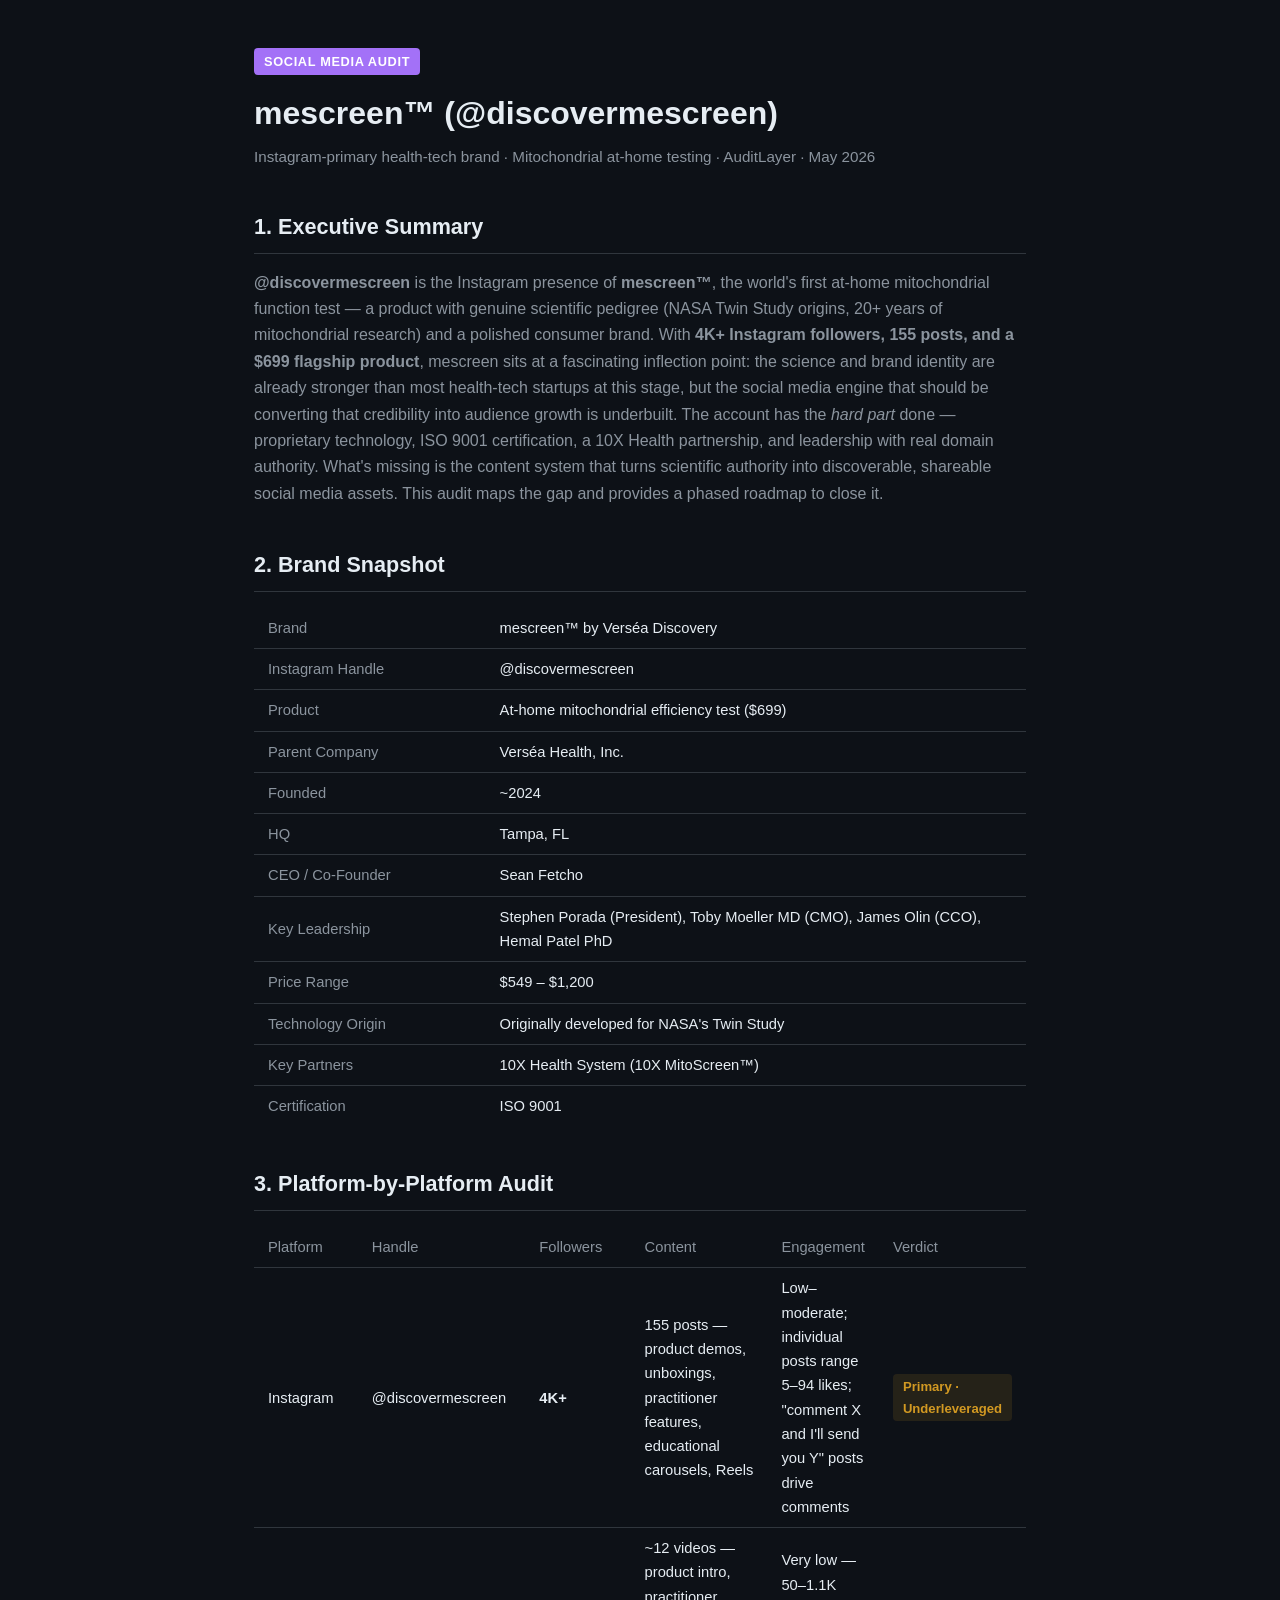
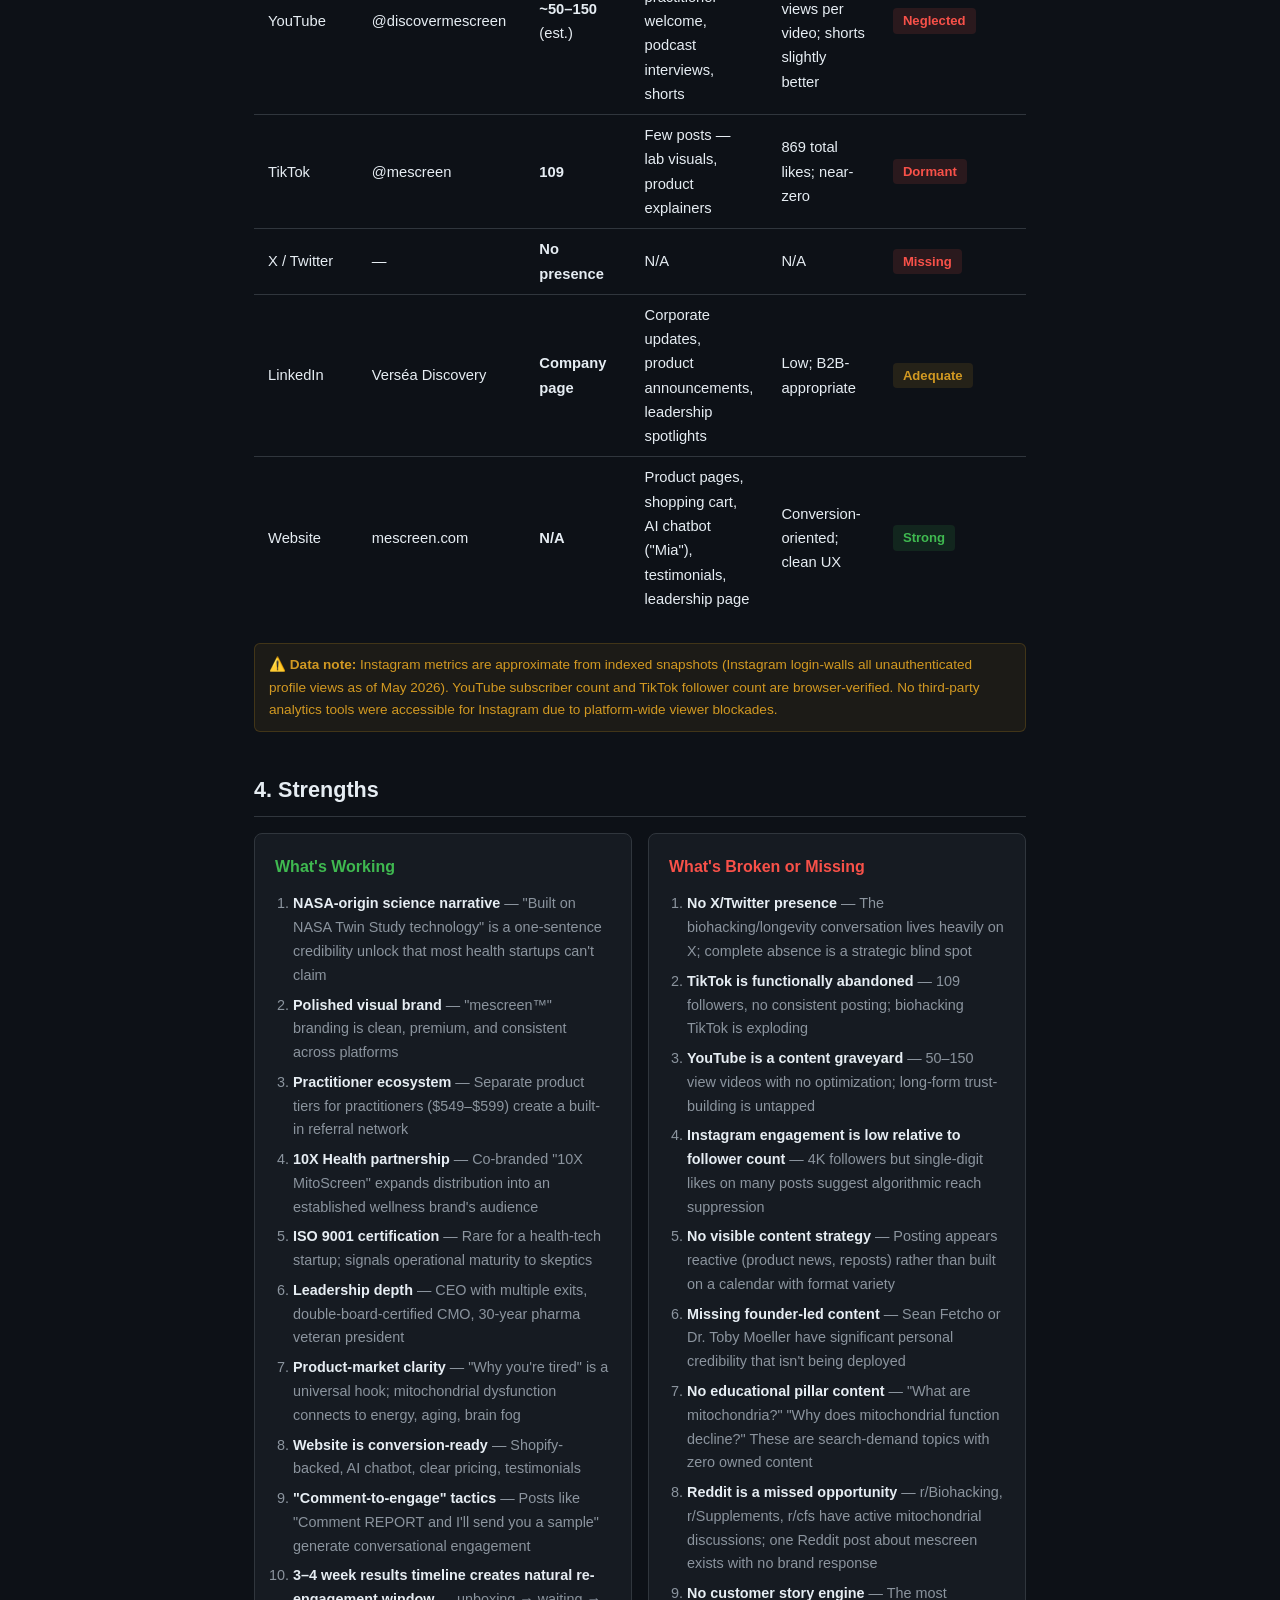
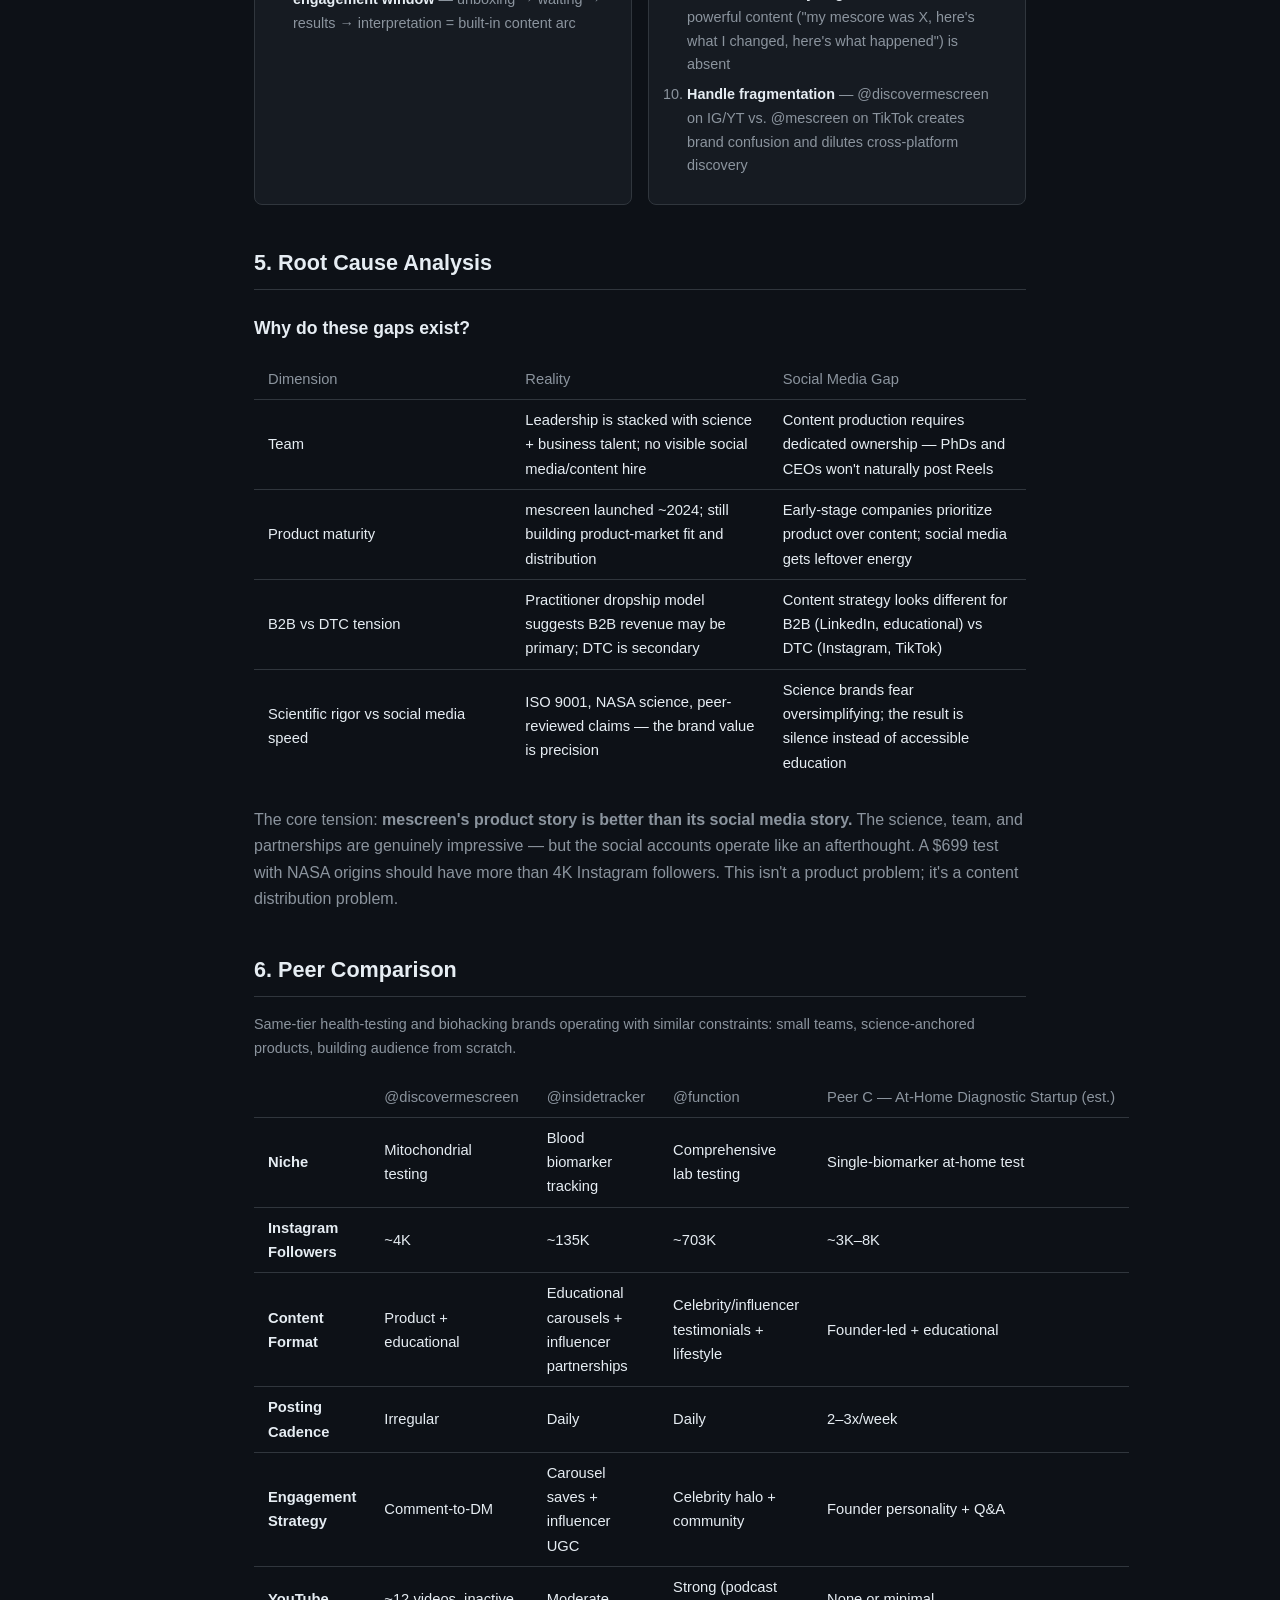
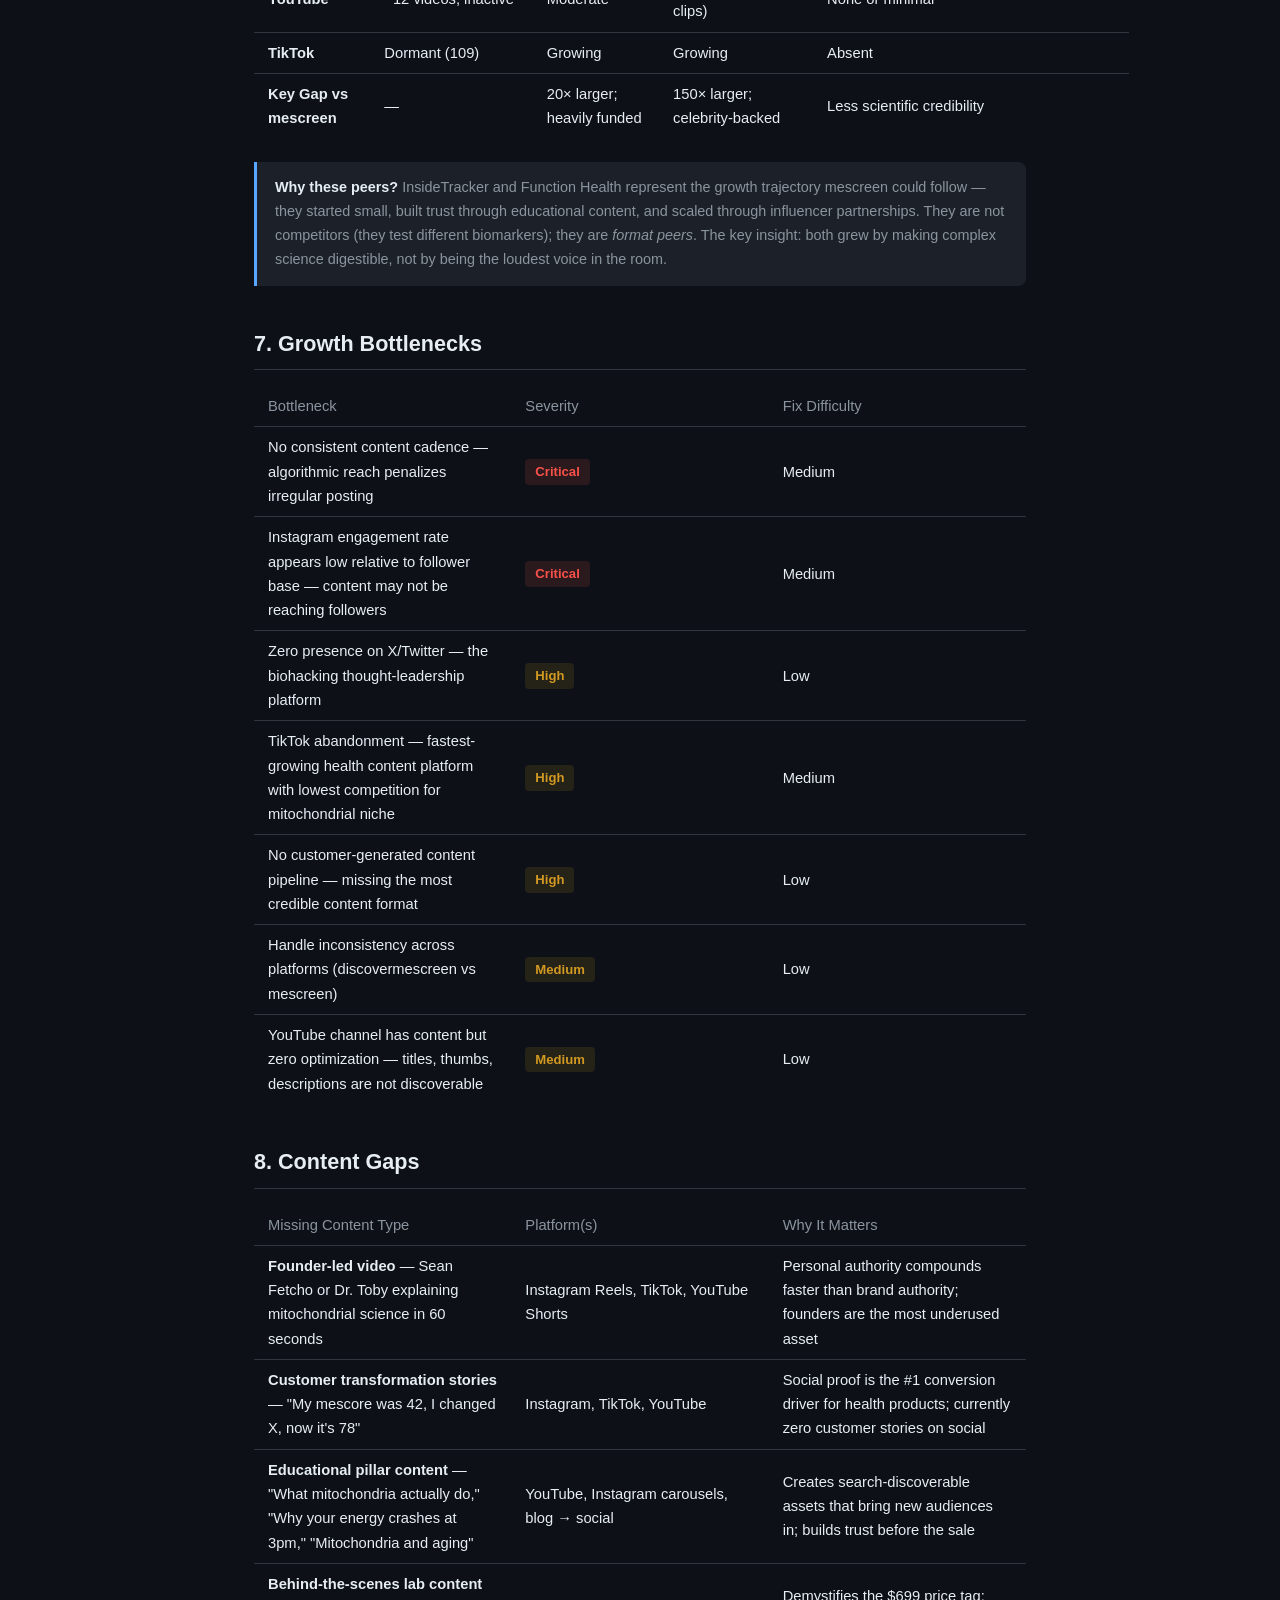
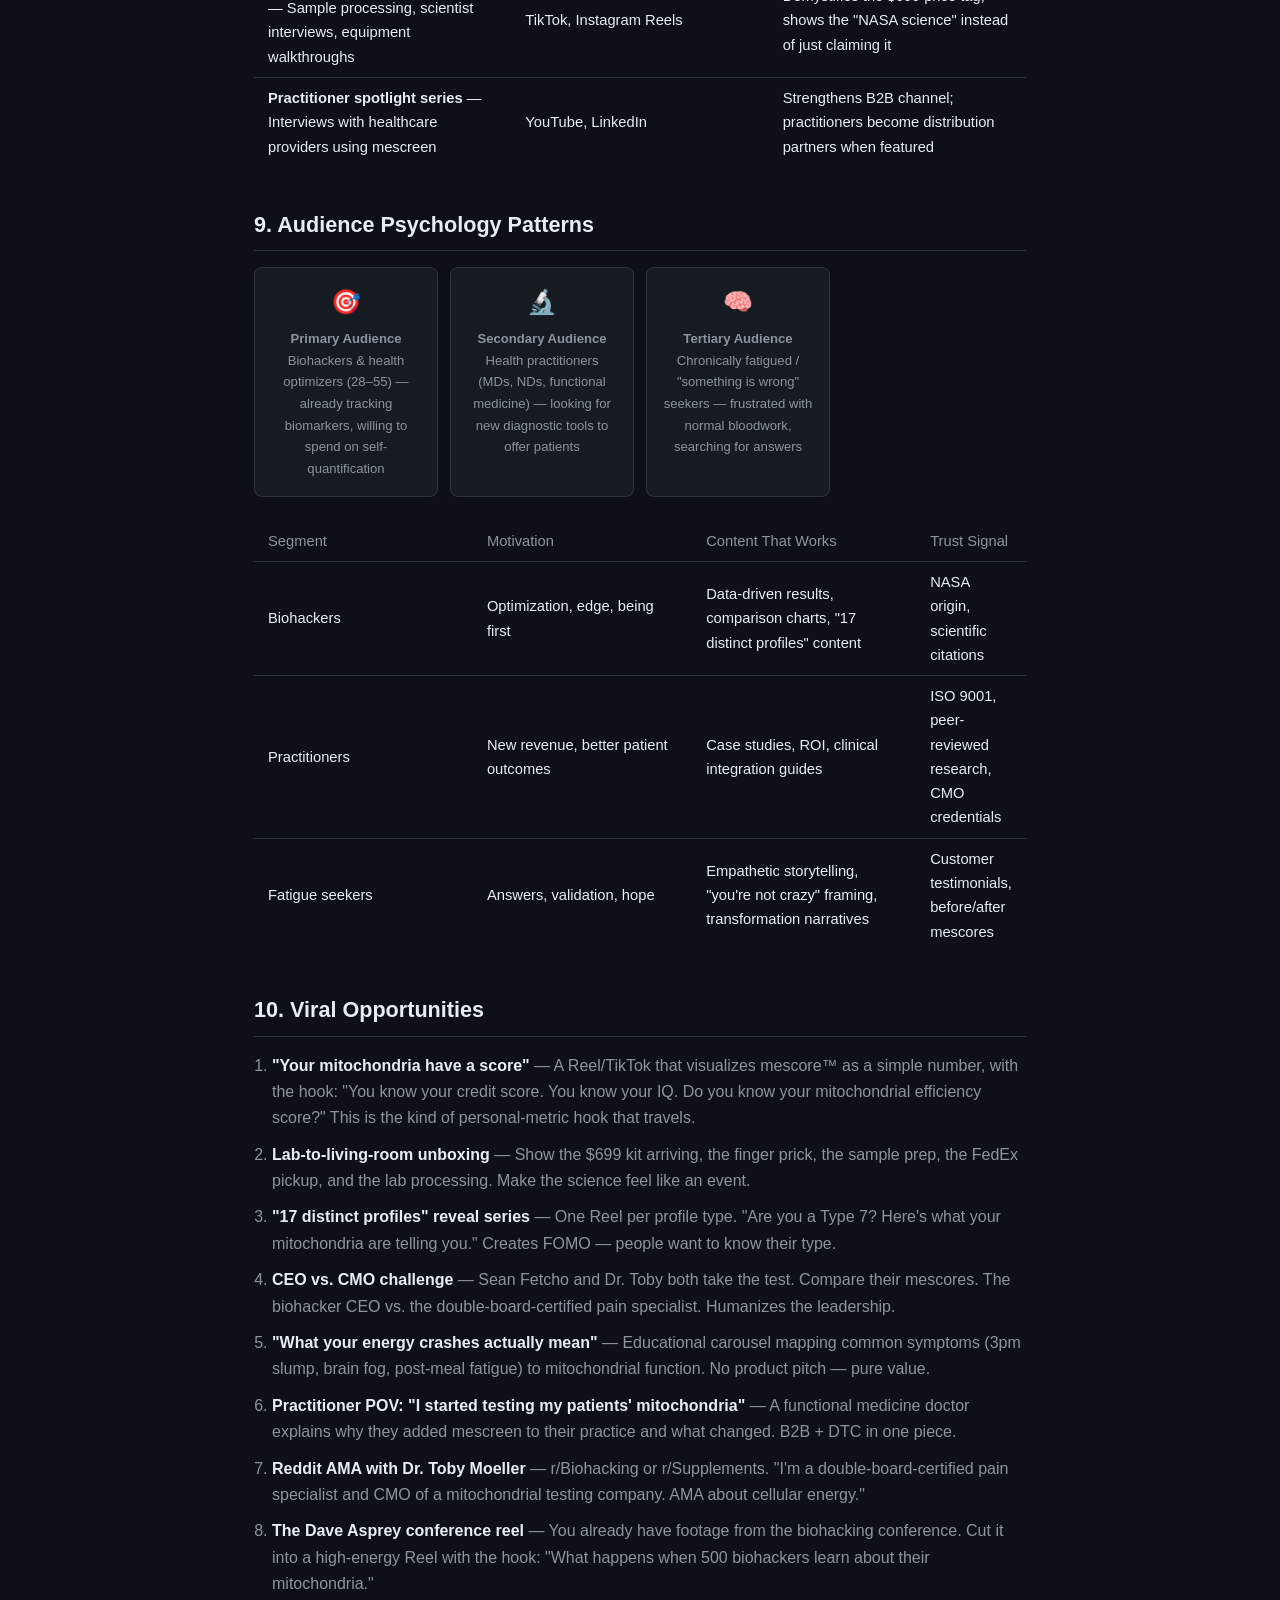
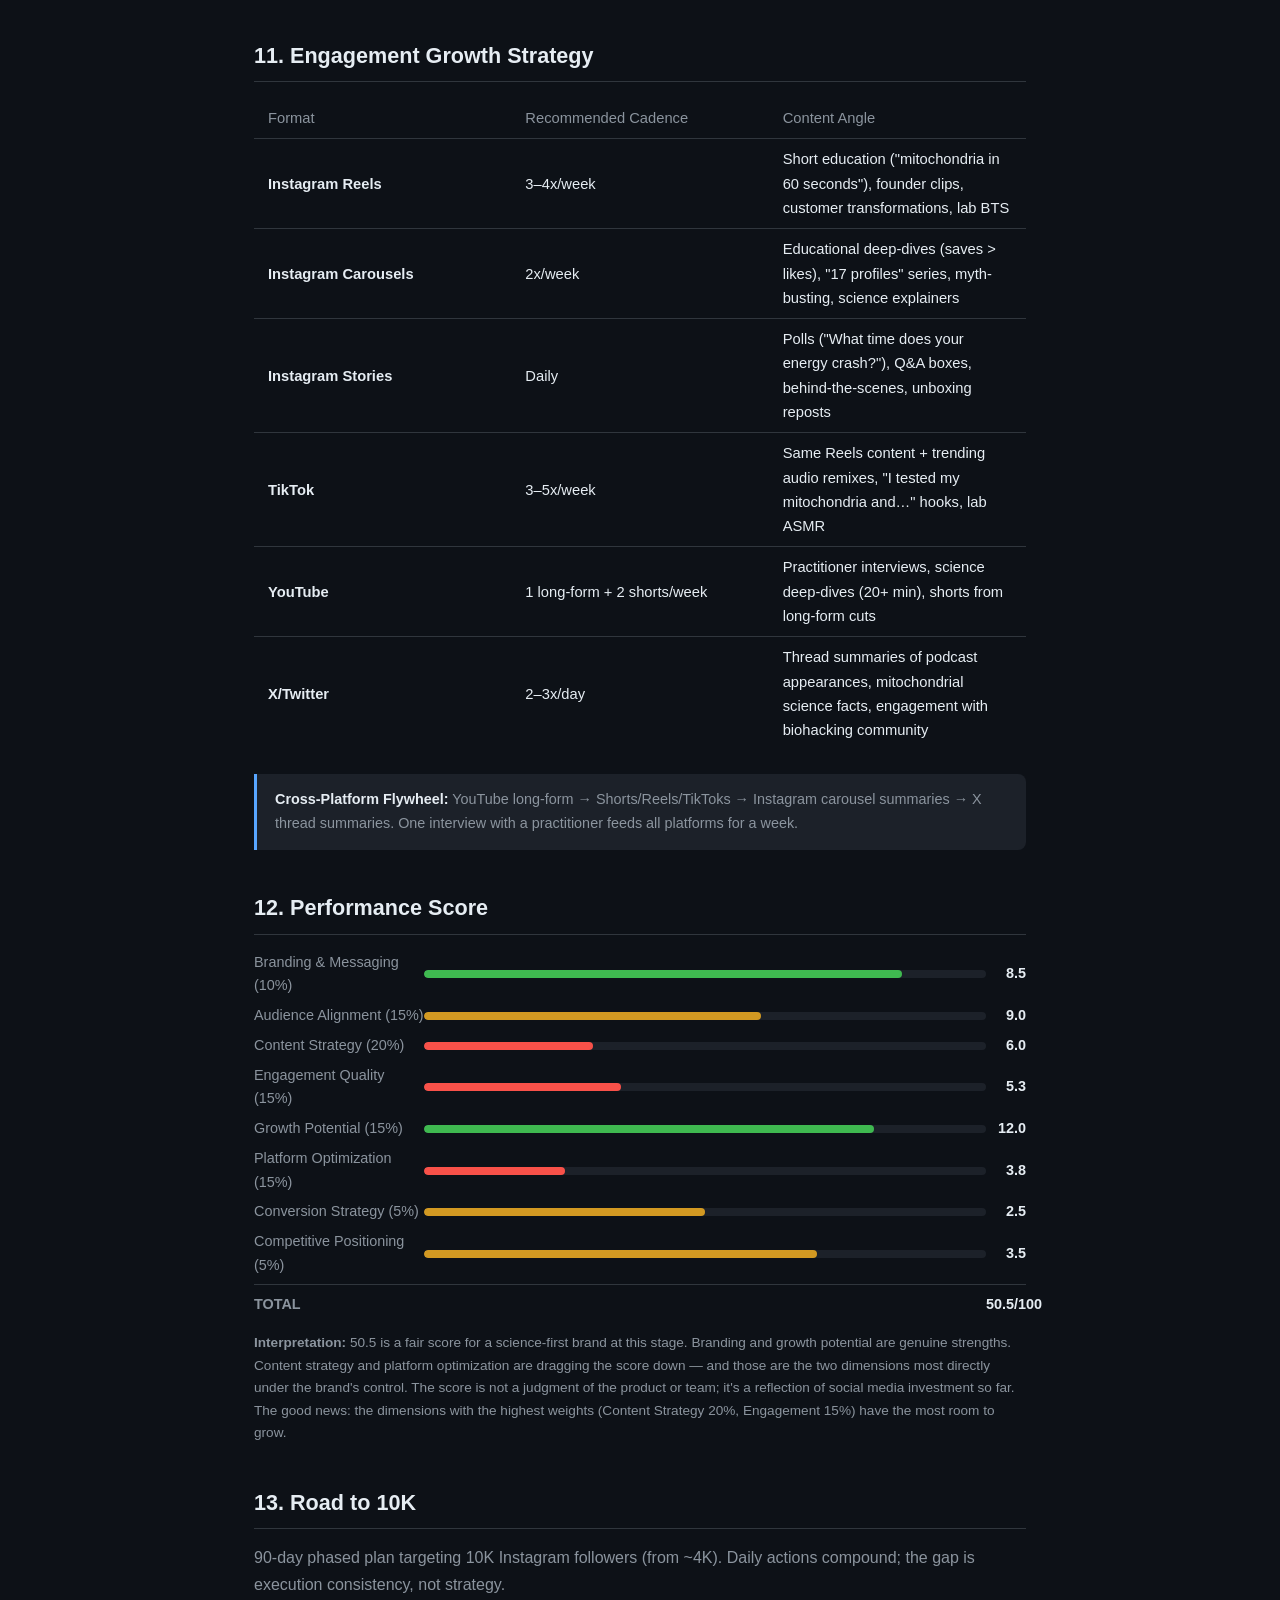
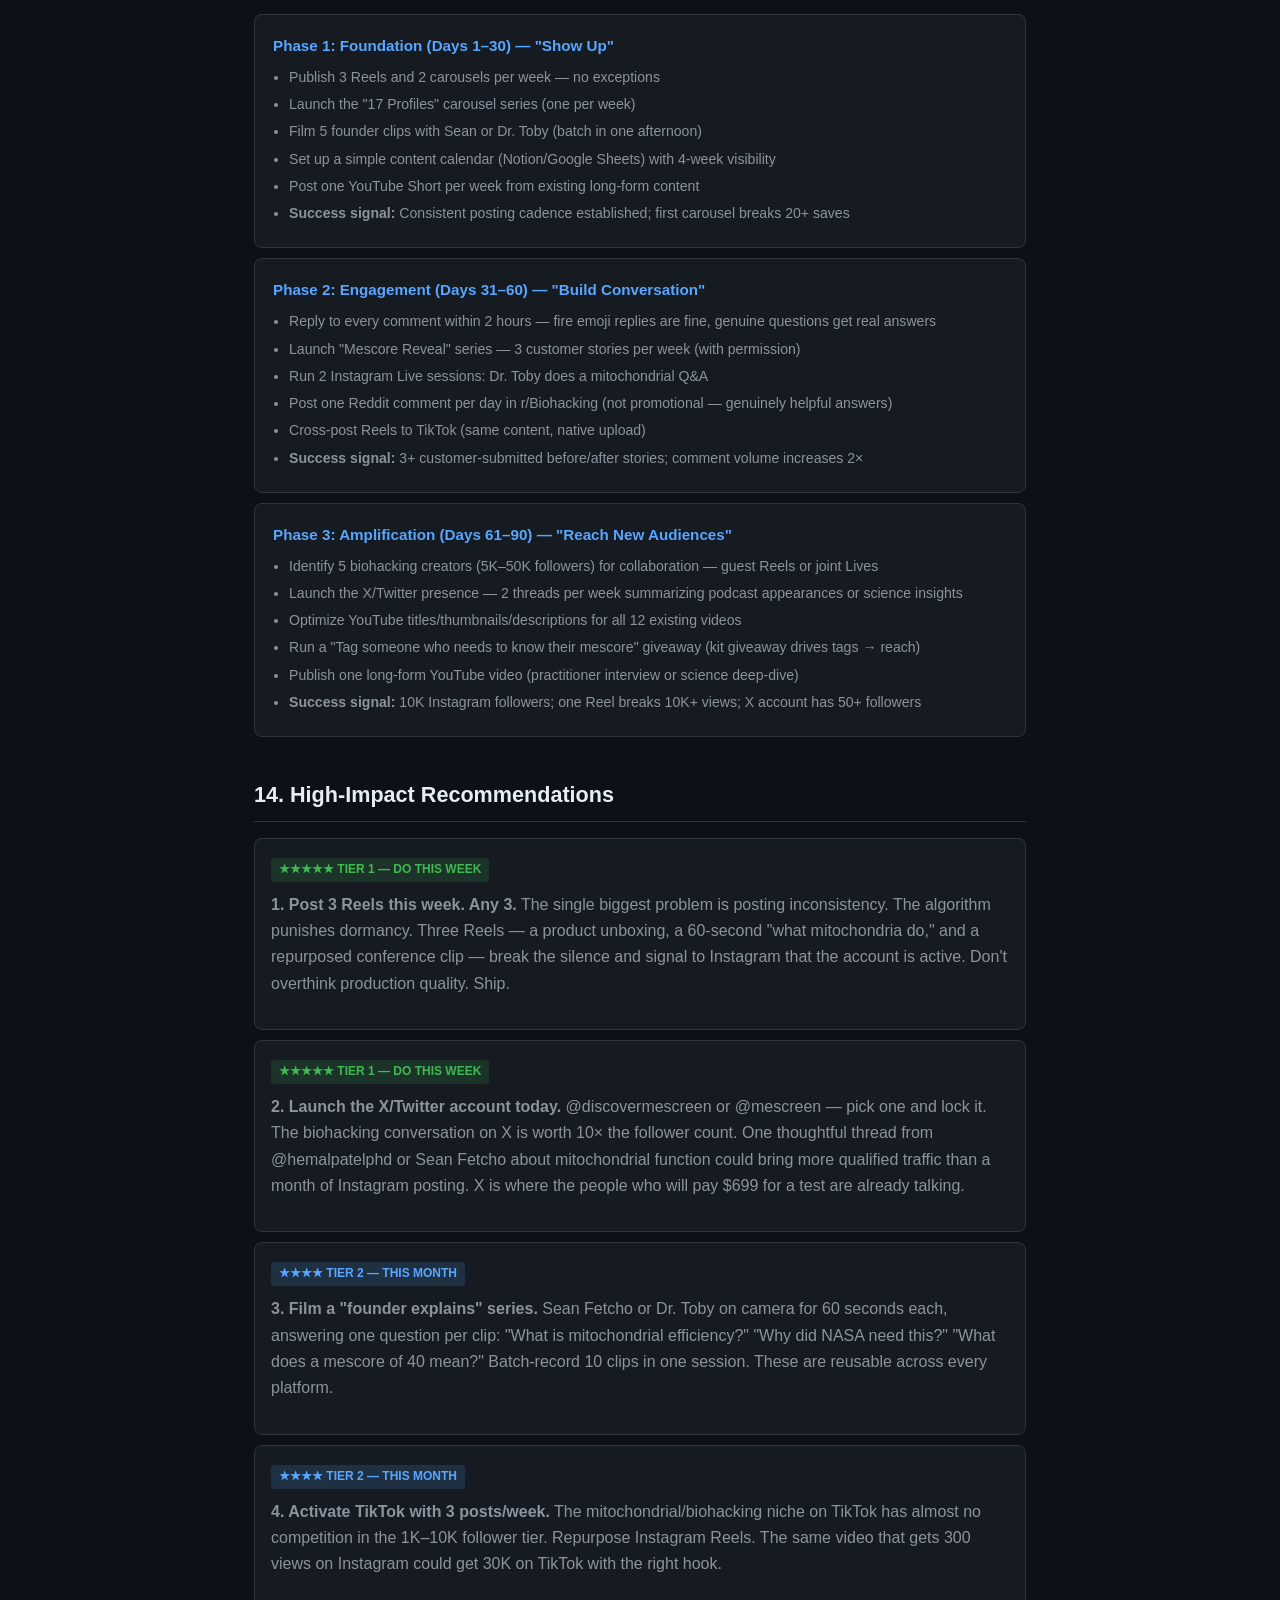
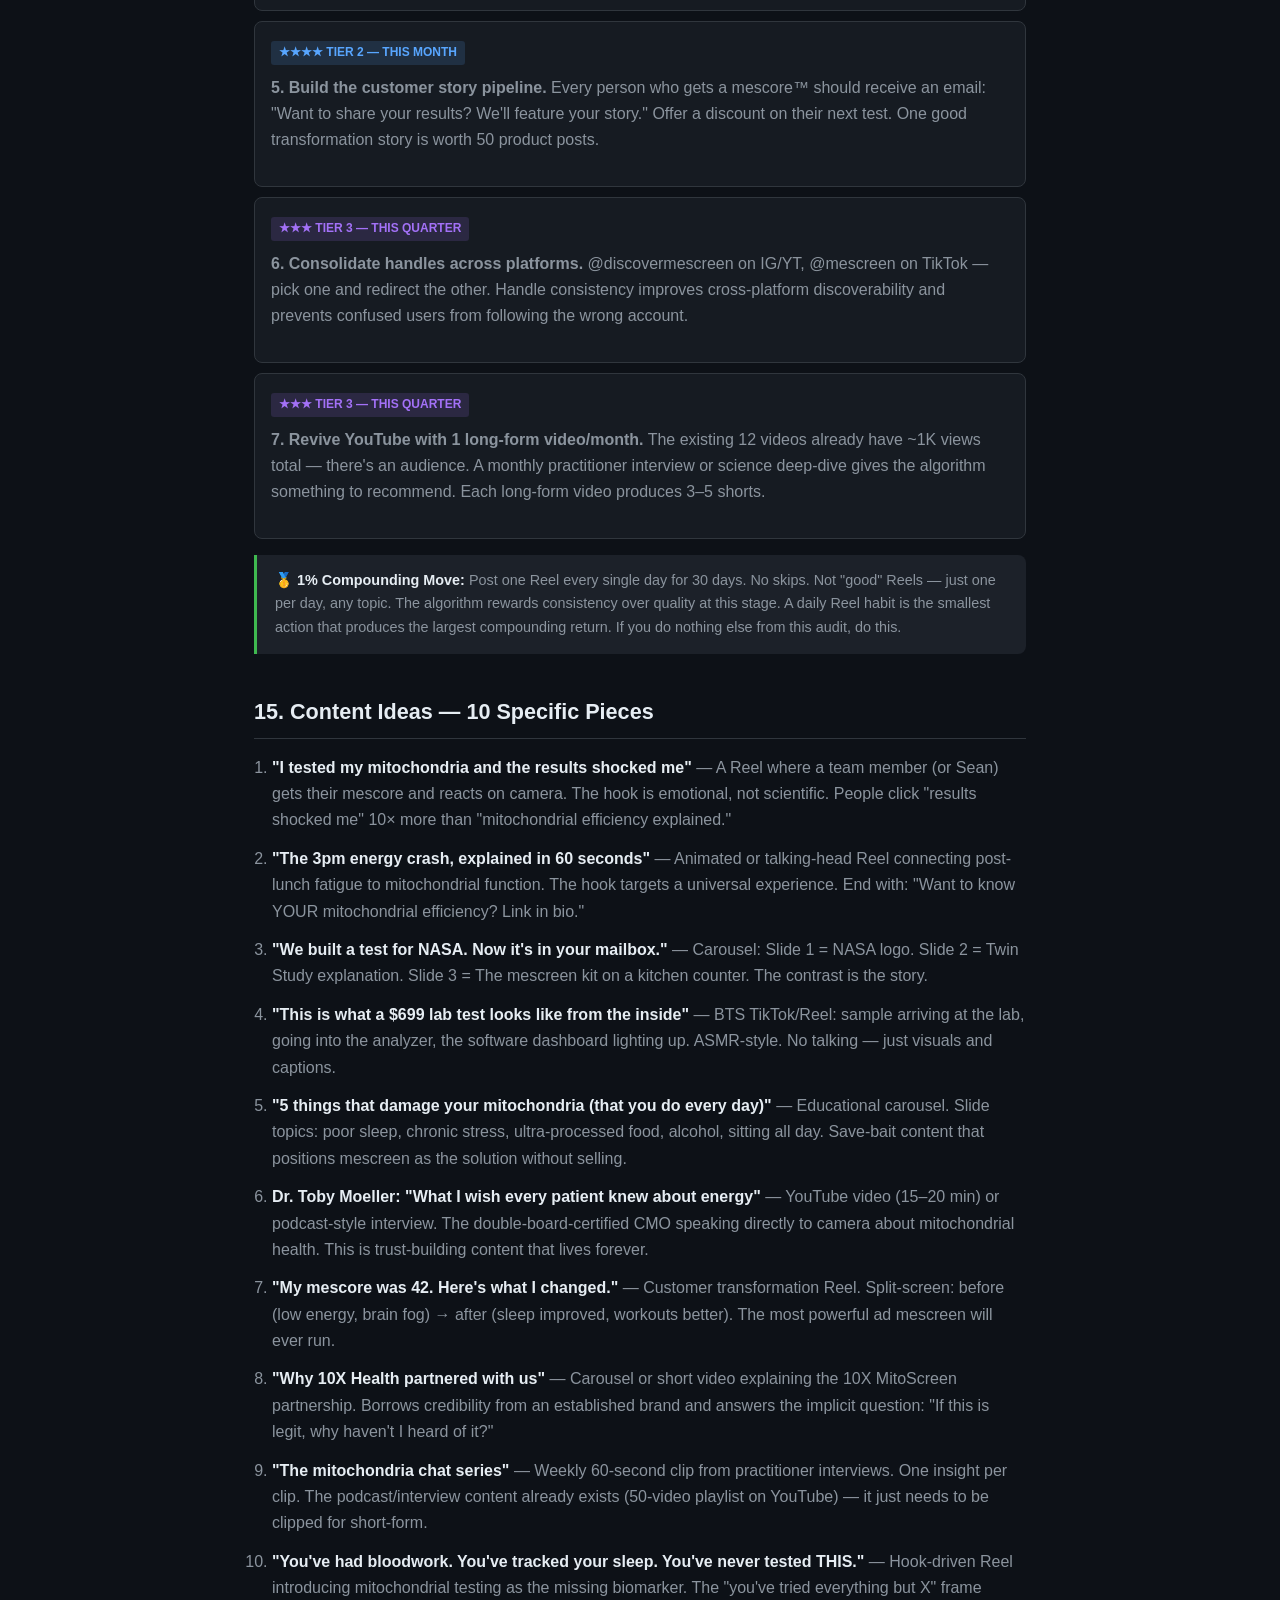
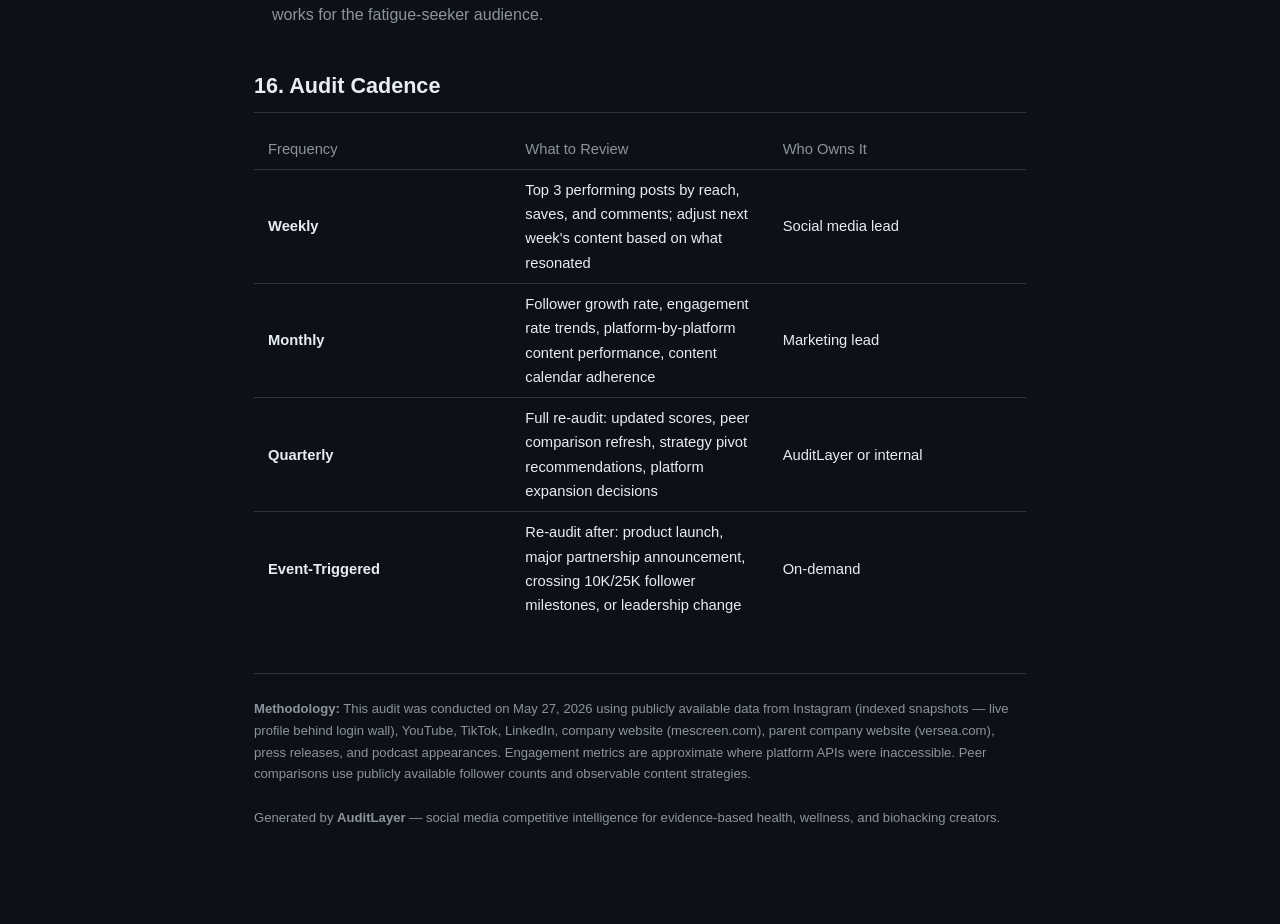
<file: personal/projects/discovermescreen-audit.html>
<!DOCTYPE html>
<html lang="en">
<head>
<meta charset="UTF-8">
<meta name="viewport" content="width=device-width, initial-scale=1.0">
<title>@discovermescreen — Social Media Audit · AuditLayer</title>
<style>
  :root {
    --bg: #0d1117; --surface: #161b22; --surface2: #1c2129;
    --border: #30363d; --text: #e6edf3; --text2: #8b949e;
    --accent: #58a6ff; --red: #f85149; --green: #3fb950;
    --amber: #d29922; --purple: #a371f7; --teal: #0d9488;
  }
  * { margin: 0; padding: 0; box-sizing: border-box; }
  body {
    font-family: 'Inter', -apple-system, BlinkMacSystemFont, sans-serif;
    background: var(--bg); color: var(--text); line-height: 1.65;
    max-width: 820px; margin: 0 auto; padding: 48px 24px 80px;
    -webkit-font-smoothing: antialiased;
  }
  h1 { font-size: 2rem; font-weight: 700; margin-bottom: 4px; }
  h2 { font-size: 1.35rem; font-weight: 600; margin: 2.5rem 0 1rem; padding-bottom: 8px; border-bottom: 1px solid var(--border); }
  h3 { font-size: 1.1rem; font-weight: 600; margin: 1.5rem 0 0.75rem; color: var(--text); }
  p { margin-bottom: 1rem; color: var(--text2); }
  .subtitle { color: var(--text2); font-size: 0.95rem; margin-bottom: 2rem; }
  .header { margin-bottom: 2rem; }
  .header .badge { display: inline-block; background: var(--purple); color: #fff; padding: 3px 10px; border-radius: 4px; font-size: 0.8rem; font-weight: 600; text-transform: uppercase; letter-spacing: 0.05em; margin-bottom: 12px; }
  .data-table { width: 100%; border-collapse: collapse; margin: 1rem 0 1.5rem; font-size: 0.92rem; }
  .data-table th, .data-table td { text-align: left; padding: 8px 14px; border-bottom: 1px solid var(--border); }
  .data-table th { color: var(--text2); font-weight: 500; width: 30%; white-space: nowrap; }
  .data-table td { color: var(--text); }
  .data-table tr:last-child th, .data-table tr:last-child td { border-bottom: none; }
  .verdict { display: inline-block; padding: 2px 10px; border-radius: 4px; font-size: 0.82rem; font-weight: 600; }
  .verdict-strong { background: rgba(63,185,80,0.12); color: var(--green); }
  .verdict-ok { background: rgba(210,153,34,0.12); color: var(--amber); }
  .verdict-weak { background: rgba(248,81,73,0.12); color: var(--red); }
  .metric-grid { display: grid; grid-template-columns: repeat(auto-fill, minmax(160px,1fr)); gap: 12px; margin: 1rem 0 1.5rem; }
  .metric-card { background: var(--surface); border: 1px solid var(--border); border-radius: 8px; padding: 16px; text-align: center; }
  .metric-card .num { font-size: 1.5rem; font-weight: 700; color: var(--text); font-family: 'JetBrains Mono', monospace; }
  .metric-card .label { font-size: 0.82rem; color: var(--text2); margin-top: 4px; }
  .sw-grid { display: grid; grid-template-columns: 1fr 1fr; gap: 16px; margin: 1rem 0 1.5rem; }
  .sw-card { background: var(--surface); border: 1px solid var(--border); border-radius: 8px; padding: 20px; }
  .sw-card h3 { margin-top: 0; font-size: 1rem; }
  .sw-card.strengths h3 { color: var(--green); }
  .sw-card.weaknesses h3 { color: var(--red); }
  .sw-card ol, .sw-card ul { padding-left: 18px; color: var(--text2); font-size: 0.9rem; }
  .sw-card li { margin-bottom: 6px; }
  .sw-card li strong { color: var(--text); }
  .score-bar-container { margin: 1rem 0; }
  .score-row { display: flex; align-items: center; margin: 6px 0; font-size: 0.9rem; }
  .score-label { width: 170px; flex-shrink: 0; color: var(--text2); }
  .score-track { flex: 1; height: 8px; background: var(--surface2); border-radius: 4px; overflow: hidden; }
  .score-fill { height: 100%; border-radius: 4px; }
  .score-num { width: 40px; text-align: right; font-weight: 600; color: var(--text); flex-shrink: 0; }
  .rec-card { background: var(--surface); border: 1px solid var(--border); border-radius: 8px; padding: 16px; margin: 10px 0; }
  .tier { display: inline-block; padding: 2px 8px; border-radius: 3px; font-size: 0.75rem; font-weight: 700; text-transform: uppercase; margin-bottom: 6px; }
  .t1 { background: rgba(63,185,80,0.15); color: var(--green); }
  .t2 { background: rgba(88,166,255,0.15); color: var(--accent); }
  .t3 { background: rgba(163,113,247,0.15); color: var(--purple); }
  .callout { background: var(--surface2); border-left: 3px solid var(--accent); padding: 14px 18px; border-radius: 0 8px 8px 0; margin: 1rem 0; color: var(--text2); font-size: 0.9rem; }
  .callout strong { color: var(--text); }
  .phase-card { background: var(--surface); border: 1px solid var(--border); border-radius: 8px; padding: 18px; margin: 10px 0; }
  .phase-card h4 { color: var(--accent); font-size: 0.95rem; margin-bottom: 8px; }
  .phase-card ul { padding-left: 16px; font-size: 0.88rem; color: var(--text2); }
  .phase-card li { margin-bottom: 4px; }
  .footer-note { margin-top: 3rem; padding-top: 1.5rem; border-top: 1px solid var(--border); font-size: 0.82rem; color: var(--text2); }
  .data-notice { background: rgba(210,153,34,0.08); border: 1px solid rgba(210,153,34,0.2); border-radius: 6px; padding: 10px 14px; margin: 1rem 0; font-size: 0.85rem; color: var(--amber); }
  @media (max-width: 600px) { .sw-grid { grid-template-columns: 1fr; } .metric-grid { grid-template-columns: 1fr 1fr; } }
</style>
</head>
<body>

<header class="header">
  <span class="badge">Social Media Audit</span>
  <h1>mescreen™ (@discovermescreen)</h1>
  <p class="subtitle">Instagram-primary health-tech brand · Mitochondrial at-home testing · AuditLayer · May 2026</p>
</header>

<!-- ==================== EXECUTIVE SUMMARY ==================== -->
<h2>1. Executive Summary</h2>
<p>
  <strong>@discovermescreen</strong> is the Instagram presence of <strong>mescreen™</strong>, the world's first at-home mitochondrial function test — a product with genuine scientific pedigree (NASA Twin Study origins, 20+ years of mitochondrial research) and a polished consumer brand. With <strong>4K+ Instagram followers, 155 posts, and a $699 flagship product</strong>, mescreen sits at a fascinating inflection point: the science and brand identity are already stronger than most health-tech startups at this stage, but the social media engine that should be converting that credibility into audience growth is underbuilt. The account has the <em>hard part</em> done — proprietary technology, ISO 9001 certification, a 10X Health partnership, and leadership with real domain authority. What's missing is the content system that turns scientific authority into discoverable, shareable social media assets. This audit maps the gap and provides a phased roadmap to close it.
</p>

<!-- ==================== BRAND SNAPSHOT ==================== -->
<h2>2. Brand Snapshot</h2>
<table class="data-table">
  <tr><th>Brand</th><td>mescreen™ by Verséa Discovery</td></tr>
  <tr><th>Instagram Handle</th><td>@discovermescreen</td></tr>
  <tr><th>Product</th><td>At-home mitochondrial efficiency test ($699)</td></tr>
  <tr><th>Parent Company</th><td>Verséa Health, Inc.</td></tr>
  <tr><th>Founded</th><td>~2024</td></tr>
  <tr><th>HQ</th><td>Tampa, FL</td></tr>
  <tr><th>CEO / Co-Founder</th><td>Sean Fetcho</td></tr>
  <tr><th>Key Leadership</th><td>Stephen Porada (President), Toby Moeller MD (CMO), James Olin (CCO), Hemal Patel PhD</td></tr>
  <tr><th>Price Range</th><td>$549 – $1,200</td></tr>
  <tr><th>Technology Origin</th><td>Originally developed for NASA's Twin Study</td></tr>
  <tr><th>Key Partners</th><td>10X Health System (10X MitoScreen™)</td></tr>
  <tr><th>Certification</th><td>ISO 9001</td></tr>
</table>

<!-- ==================== PLATFORM AUDIT ==================== -->
<h2>3. Platform-by-Platform Audit</h2>
<table class="data-table">
  <tr>
    <th>Platform</th><th>Handle</th><th>Followers</th><th>Content</th><th>Engagement</th><th>Verdict</th>
  </tr>
  <tr>
    <td>Instagram</td>
    <td>@discovermescreen</td>
    <td><strong>4K+</strong></td>
    <td>155 posts — product demos, unboxings, practitioner features, educational carousels, Reels</td>
    <td>Low–moderate; individual posts range 5–94 likes; "comment X and I'll send you Y" posts drive comments</td>
    <td><span class="verdict verdict-ok">Primary · Underleveraged</span></td>
  </tr>
  <tr>
    <td>YouTube</td>
    <td>@discovermescreen</td>
    <td><strong>~50–150</strong> (est.)</td>
    <td>~12 videos — product intro, practitioner welcome, podcast interviews, shorts</td>
    <td>Very low — 50–1.1K views per video; shorts slightly better</td>
    <td><span class="verdict verdict-weak">Neglected</span></td>
  </tr>
  <tr>
    <td>TikTok</td>
    <td>@mescreen</td>
    <td><strong>109</strong></td>
    <td>Few posts — lab visuals, product explainers</td>
    <td>869 total likes; near-zero</td>
    <td><span class="verdict verdict-weak">Dormant</span></td>
  </tr>
  <tr>
    <td>X / Twitter</td>
    <td>—</td>
    <td><strong>No presence</strong></td>
    <td>N/A</td>
    <td>N/A</td>
    <td><span class="verdict verdict-weak">Missing</span></td>
  </tr>
  <tr>
    <td>LinkedIn</td>
    <td>Verséa Discovery</td>
    <td><strong>Company page</strong></td>
    <td>Corporate updates, product announcements, leadership spotlights</td>
    <td>Low; B2B-appropriate</td>
    <td><span class="verdict verdict-ok">Adequate</span></td>
  </tr>
  <tr>
    <td>Website</td>
    <td>mescreen.com</td>
    <td><strong>N/A</strong></td>
    <td>Product pages, shopping cart, AI chatbot ("Mia"), testimonials, leadership page</td>
    <td>Conversion-oriented; clean UX</td>
    <td><span class="verdict verdict-strong">Strong</span></td>
  </tr>
</table>
<div class="data-notice">
  ⚠️ <strong>Data note:</strong> Instagram metrics are approximate from indexed snapshots (Instagram login-walls all unauthenticated profile views as of May 2026). YouTube subscriber count and TikTok follower count are browser-verified. No third-party analytics tools were accessible for Instagram due to platform-wide viewer blockades.
</div>

<!-- ==================== STRENGTHS ==================== -->
<h2>4. Strengths</h2>
<div class="sw-grid">
  <div class="sw-card strengths">
    <h3>What's Working</h3>
    <ol>
      <li><strong>NASA-origin science narrative</strong> — "Built on NASA Twin Study technology" is a one-sentence credibility unlock that most health startups can't claim</li>
      <li><strong>Polished visual brand</strong> — "mescreen™" branding is clean, premium, and consistent across platforms</li>
      <li><strong>Practitioner ecosystem</strong> — Separate product tiers for practitioners ($549–$599) create a built-in referral network</li>
      <li><strong>10X Health partnership</strong> — Co-branded "10X MitoScreen" expands distribution into an established wellness brand's audience</li>
      <li><strong>ISO 9001 certification</strong> — Rare for a health-tech startup; signals operational maturity to skeptics</li>
      <li><strong>Leadership depth</strong> — CEO with multiple exits, double-board-certified CMO, 30-year pharma veteran president</li>
      <li><strong>Product-market clarity</strong> — "Why you're tired" is a universal hook; mitochondrial dysfunction connects to energy, aging, brain fog</li>
      <li><strong>Website is conversion-ready</strong> — Shopify-backed, AI chatbot, clear pricing, testimonials</li>
      <li><strong>"Comment-to-engage" tactics</strong> — Posts like "Comment REPORT and I'll send you a sample" generate conversational engagement</li>
      <li><strong>3–4 week results timeline creates natural re-engagement window</strong> — unboxing → waiting → results → interpretation = built-in content arc</li>
    </ol>
  </div>
  <div class="sw-card weaknesses">
    <h3>What's Broken or Missing</h3>
    <ol>
      <li><strong>No X/Twitter presence</strong> — The biohacking/longevity conversation lives heavily on X; complete absence is a strategic blind spot</li>
      <li><strong>TikTok is functionally abandoned</strong> — 109 followers, no consistent posting; biohacking TikTok is exploding</li>
      <li><strong>YouTube is a content graveyard</strong> — 50–150 view videos with no optimization; long-form trust-building is untapped</li>
      <li><strong>Instagram engagement is low relative to follower count</strong> — 4K followers but single-digit likes on many posts suggest algorithmic reach suppression</li>
      <li><strong>No visible content strategy</strong> — Posting appears reactive (product news, reposts) rather than built on a calendar with format variety</li>
      <li><strong>Missing founder-led content</strong> — Sean Fetcho or Dr. Toby Moeller have significant personal credibility that isn't being deployed</li>
      <li><strong>No educational pillar content</strong> — "What are mitochondria?" "Why does mitochondrial function decline?" These are search-demand topics with zero owned content</li>
      <li><strong>Reddit is a missed opportunity</strong> — r/Biohacking, r/Supplements, r/cfs have active mitochondrial discussions; one Reddit post about mescreen exists with no brand response</li>
      <li><strong>No customer story engine</strong> — The most powerful content ("my mescore was X, here's what I changed, here's what happened") is absent</li>
      <li><strong>Handle fragmentation</strong> — @discovermescreen on IG/YT vs. @mescreen on TikTok creates brand confusion and dilutes cross-platform discovery</li>
    </ol>
  </div>
</div>

<!-- ==================== ROOT CAUSE ANALYSIS ==================== -->
<h2>5. Root Cause Analysis</h2>
<h3>Why do these gaps exist?</h3>
<table class="data-table">
  <tr><th>Dimension</th><th>Reality</th><th>Social Media Gap</th></tr>
  <tr><td>Team</td><td>Leadership is stacked with science + business talent; no visible social media/content hire</td><td>Content production requires dedicated ownership — PhDs and CEOs won't naturally post Reels</td></tr>
  <tr><td>Product maturity</td><td>mescreen launched ~2024; still building product-market fit and distribution</td><td>Early-stage companies prioritize product over content; social media gets leftover energy</td></tr>
  <tr><td>B2B vs DTC tension</td><td>Practitioner dropship model suggests B2B revenue may be primary; DTC is secondary</td><td>Content strategy looks different for B2B (LinkedIn, educational) vs DTC (Instagram, TikTok)</td></tr>
  <tr><td>Scientific rigor vs social media speed</td><td>ISO 9001, NASA science, peer-reviewed claims — the brand value is precision</td><td>Science brands fear oversimplifying; the result is silence instead of accessible education</td></tr>
</table>
<p>
  The core tension: <strong>mescreen's product story is better than its social media story.</strong> The science, team, and partnerships are genuinely impressive — but the social accounts operate like an afterthought. A $699 test with NASA origins should have more than 4K Instagram followers. This isn't a product problem; it's a content distribution problem.
</p>

<!-- ==================== PEER COMPARISON ==================== -->
<h2>6. Peer Comparison</h2>
<p style="color: var(--text2); font-size: 0.9rem;">Same-tier health-testing and biohacking brands operating with similar constraints: small teams, science-anchored products, building audience from scratch.</p>
<table class="data-table">
  <tr>
    <th></th><th>@discovermescreen</th><th>@insidetracker</th><th>@function</th><th>Peer C — At-Home Diagnostic Startup (est.)</th>
  </tr>
  <tr>
    <td><strong>Niche</strong></td><td>Mitochondrial testing</td><td>Blood biomarker tracking</td><td>Comprehensive lab testing</td><td>Single-biomarker at-home test</td></tr>
  <tr>
    <td><strong>Instagram Followers</strong></td><td>~4K</td><td>~135K</td><td>~703K</td><td>~3K–8K</td></tr>
  <tr>
    <td><strong>Content Format</strong></td><td>Product + educational</td><td>Educational carousels + influencer partnerships</td><td>Celebrity/influencer testimonials + lifestyle</td><td>Founder-led + educational</td></tr>
  <tr>
    <td><strong>Posting Cadence</strong></td><td>Irregular</td><td>Daily</td><td>Daily</td><td>2–3x/week</td></tr>
  <tr>
    <td><strong>Engagement Strategy</strong></td><td>Comment-to-DM</td><td>Carousel saves + influencer UGC</td><td>Celebrity halo + community</td><td>Founder personality + Q&A</td></tr>
  <tr>
    <td><strong>YouTube</strong></td><td>~12 videos, inactive</td><td>Moderate</td><td>Strong (podcast clips)</td><td>None or minimal</td></tr>
  <tr>
    <td><strong>TikTok</strong></td><td>Dormant (109)</td><td>Growing</td><td>Growing</td><td>Absent</td></tr>
  <tr>
    <td><strong>Key Gap vs mescreen</strong></td><td>—</td><td>20× larger; heavily funded</td><td>150× larger; celebrity-backed</td><td>Less scientific credibility</td></tr>
</table>
<div class="callout">
  <strong>Why these peers?</strong> InsideTracker and Function Health represent the growth trajectory mescreen could follow — they started small, built trust through educational content, and scaled through influencer partnerships. They are not competitors (they test different biomarkers); they are <em>format peers</em>. The key insight: both grew by making complex science digestible, not by being the loudest voice in the room.
</div>

<!-- ==================== GROWTH BOTTLENECKS ==================== -->
<h2>7. Growth Bottlenecks</h2>
<table class="data-table">
  <tr><th>Bottleneck</th><th>Severity</th><th>Fix Difficulty</th></tr>
  <tr><td>No consistent content cadence — algorithmic reach penalizes irregular posting</td><td><span class="verdict verdict-weak">Critical</span></td><td>Medium</td></tr>
  <tr><td>Instagram engagement rate appears low relative to follower base — content may not be reaching followers</td><td><span class="verdict verdict-weak">Critical</span></td><td>Medium</td></tr>
  <tr><td>Zero presence on X/Twitter — the biohacking thought-leadership platform</td><td><span class="verdict verdict-ok">High</span></td><td>Low</td></tr>
  <tr><td>TikTok abandonment — fastest-growing health content platform with lowest competition for mitochondrial niche</td><td><span class="verdict verdict-ok">High</span></td><td>Medium</td></tr>
  <tr><td>No customer-generated content pipeline — missing the most credible content format</td><td><span class="verdict verdict-ok">High</span></td><td>Low</td></tr>
  <tr><td>Handle inconsistency across platforms (discovermescreen vs mescreen)</td><td><span class="verdict verdict-ok">Medium</span></td><td>Low</td></tr>
  <tr><td>YouTube channel has content but zero optimization — titles, thumbs, descriptions are not discoverable</td><td><span class="verdict verdict-ok">Medium</span></td><td>Low</td></tr>
</table>

<!-- ==================== CONTENT GAPS ==================== -->
<h2>8. Content Gaps</h2>
<table class="data-table">
  <tr><th>Missing Content Type</th><th>Platform(s)</th><th>Why It Matters</th></tr>
  <tr><td><strong>Founder-led video</strong> — Sean Fetcho or Dr. Toby explaining mitochondrial science in 60 seconds</td><td>Instagram Reels, TikTok, YouTube Shorts</td><td>Personal authority compounds faster than brand authority; founders are the most underused asset</td></tr>
  <tr><td><strong>Customer transformation stories</strong> — "My mescore was 42, I changed X, now it's 78"</td><td>Instagram, TikTok, YouTube</td><td>Social proof is the #1 conversion driver for health products; currently zero customer stories on social</td></tr>
  <tr><td><strong>Educational pillar content</strong> — "What mitochondria actually do," "Why your energy crashes at 3pm," "Mitochondria and aging"</td><td>YouTube, Instagram carousels, blog → social</td><td>Creates search-discoverable assets that bring new audiences in; builds trust before the sale</td></tr>
  <tr><td><strong>Behind-the-scenes lab content</strong> — Sample processing, scientist interviews, equipment walkthroughs</td><td>TikTok, Instagram Reels</td><td>Demystifies the $699 price tag; shows the "NASA science" instead of just claiming it</td></tr>
  <tr><td><strong>Practitioner spotlight series</strong> — Interviews with healthcare providers using mescreen</td><td>YouTube, LinkedIn</td><td>Strengthens B2B channel; practitioners become distribution partners when featured</td></tr>
</table>

<!-- ==================== AUDIENCE PSYCHOLOGY ==================== -->
<h2>9. Audience Psychology Patterns</h2>
<div class="metric-grid">
  <div class="metric-card">
    <div class="num">🎯</div>
    <div class="label"><strong>Primary Audience</strong><br>Biohackers & health optimizers (28–55) — already tracking biomarkers, willing to spend on self-quantification</div>
  </div>
  <div class="metric-card">
    <div class="num">🔬</div>
    <div class="label"><strong>Secondary Audience</strong><br>Health practitioners (MDs, NDs, functional medicine) — looking for new diagnostic tools to offer patients</div>
  </div>
  <div class="metric-card">
    <div class="num">🧠</div>
    <div class="label"><strong>Tertiary Audience</strong><br>Chronically fatigued / "something is wrong" seekers — frustrated with normal bloodwork, searching for answers</div>
  </div>
</div>
<table class="data-table" style="margin-top: 1rem;">
  <tr><th>Segment</th><th>Motivation</th><th>Content That Works</th><th>Trust Signal</th></tr>
  <tr><td>Biohackers</td><td>Optimization, edge, being first</td><td>Data-driven results, comparison charts, "17 distinct profiles" content</td><td>NASA origin, scientific citations</td></tr>
  <tr><td>Practitioners</td><td>New revenue, better patient outcomes</td><td>Case studies, ROI, clinical integration guides</td><td>ISO 9001, peer-reviewed research, CMO credentials</td></tr>
  <tr><td>Fatigue seekers</td><td>Answers, validation, hope</td><td>Empathetic storytelling, "you're not crazy" framing, transformation narratives</td><td>Customer testimonials, before/after mescores</td></tr>
</table>

<!-- ==================== VIRAL OPPORTUNITIES ==================== -->
<h2>10. Viral Opportunities</h2>
<ol style="color: var(--text2); padding-left: 18px;">
  <li style="margin-bottom: 10px;"><strong style="color: var(--text);">"Your mitochondria have a score"</strong> — A Reel/TikTok that visualizes mescore™ as a simple number, with the hook: "You know your credit score. You know your IQ. Do you know your mitochondrial efficiency score?" This is the kind of personal-metric hook that travels.</li>
  <li style="margin-bottom: 10px;"><strong style="color: var(--text);">Lab-to-living-room unboxing</strong> — Show the $699 kit arriving, the finger prick, the sample prep, the FedEx pickup, and the lab processing. Make the science feel like an event.</li>
  <li style="margin-bottom: 10px;"><strong style="color: var(--text);">"17 distinct profiles" reveal series</strong> — One Reel per profile type. "Are you a Type 7? Here's what your mitochondria are telling you." Creates FOMO — people want to know their type.</li>
  <li style="margin-bottom: 10px;"><strong style="color: var(--text);">CEO vs. CMO challenge</strong> — Sean Fetcho and Dr. Toby both take the test. Compare their mescores. The biohacker CEO vs. the double-board-certified pain specialist. Humanizes the leadership.</li>
  <li style="margin-bottom: 10px;"><strong style="color: var(--text);">"What your energy crashes actually mean"</strong> — Educational carousel mapping common symptoms (3pm slump, brain fog, post-meal fatigue) to mitochondrial function. No product pitch — pure value.</li>
  <li style="margin-bottom: 10px;"><strong style="color: var(--text);">Practitioner POV: "I started testing my patients' mitochondria"</strong> — A functional medicine doctor explains why they added mescreen to their practice and what changed. B2B + DTC in one piece.</li>
  <li style="margin-bottom: 10px;"><strong style="color: var(--text);">Reddit AMA with Dr. Toby Moeller</strong> — r/Biohacking or r/Supplements. "I'm a double-board-certified pain specialist and CMO of a mitochondrial testing company. AMA about cellular energy."</li>
  <li style="margin-bottom: 10px;"><strong style="color: var(--text);">The Dave Asprey conference reel</strong> — You already have footage from the biohacking conference. Cut it into a high-energy Reel with the hook: "What happens when 500 biohackers learn about their mitochondria."</li>
</ol>

<!-- ==================== ENGAGEMENT GROWTH STRATEGY ==================== -->
<h2>11. Engagement Growth Strategy</h2>
<table class="data-table">
  <tr><th>Format</th><th>Recommended Cadence</th><th>Content Angle</th></tr>
  <tr><td><strong>Instagram Reels</strong></td><td>3–4x/week</td><td>Short education ("mitochondria in 60 seconds"), founder clips, customer transformations, lab BTS</td></tr>
  <tr><td><strong>Instagram Carousels</strong></td><td>2x/week</td><td>Educational deep-dives (saves > likes), "17 profiles" series, myth-busting, science explainers</td></tr>
  <tr><td><strong>Instagram Stories</strong></td><td>Daily</td><td>Polls ("What time does your energy crash?"), Q&A boxes, behind-the-scenes, unboxing reposts</td></tr>
  <tr><td><strong>TikTok</strong></td><td>3–5x/week</td><td>Same Reels content + trending audio remixes, "I tested my mitochondria and…" hooks, lab ASMR</td></tr>
  <tr><td><strong>YouTube</strong></td><td>1 long-form + 2 shorts/week</td><td>Practitioner interviews, science deep-dives (20+ min), shorts from long-form cuts</td></tr>
  <tr><td><strong>X/Twitter</strong></td><td>2–3x/day</td><td>Thread summaries of podcast appearances, mitochondrial science facts, engagement with biohacking community</td></tr>
</table>
<div class="callout">
  <strong>Cross-Platform Flywheel:</strong> YouTube long-form → Shorts/Reels/TikToks → Instagram carousel summaries → X thread summaries. One interview with a practitioner feeds all platforms for a week.
</div>

<!-- ==================== PERFORMANCE SCORE ==================== -->
<h2>12. Performance Score</h2>
<div class="score-bar-container">
  <div class="score-row"><span class="score-label">Branding & Messaging (10%)</span><div class="score-track"><div class="score-fill" style="width:85%;background:var(--green)"></div></div><span class="score-num">8.5</span></div>
  <div class="score-row"><span class="score-label">Audience Alignment (15%)</span><div class="score-track"><div class="score-fill" style="width:60%;background:var(--amber)"></div></div><span class="score-num">9.0</span></div>
  <div class="score-row"><span class="score-label">Content Strategy (20%)</span><div class="score-track"><div class="score-fill" style="width:30%;background:var(--red)"></div></div><span class="score-num">6.0</span></div>
  <div class="score-row"><span class="score-label">Engagement Quality (15%)</span><div class="score-track"><div class="score-fill" style="width:35%;background:var(--red)"></div></div><span class="score-num">5.3</span></div>
  <div class="score-row"><span class="score-label">Growth Potential (15%)</span><div class="score-track"><div class="score-fill" style="width:80%;background:var(--green)"></div></div><span class="score-num">12.0</span></div>
  <div class="score-row"><span class="score-label">Platform Optimization (15%)</span><div class="score-track"><div class="score-fill" style="width:25%;background:var(--red)"></div></div><span class="score-num">3.8</span></div>
  <div class="score-row"><span class="score-label">Conversion Strategy (5%)</span><div class="score-track"><div class="score-fill" style="width:50%;background:var(--amber)"></div></div><span class="score-num">2.5</span></div>
  <div class="score-row"><span class="score-label">Competitive Positioning (5%)</span><div class="score-track"><div class="score-fill" style="width:70%;background:var(--amber)"></div></div><span class="score-num">3.5</span></div>
  <div class="score-row" style="font-weight: 700; border-top: 1px solid var(--border); padding-top: 8px; margin-top: 4px;">
    <span class="score-label">TOTAL</span><div class="score-track" style="background:transparent"></div><span class="score-num">50.5/100</span>
  </div>
</div>
<p style="font-size: 0.85rem; color: var(--text2); margin-top: 4px;">
  <strong>Interpretation:</strong> 50.5 is a fair score for a science-first brand at this stage. Branding and growth potential are genuine strengths. Content strategy and platform optimization are dragging the score down — and those are the two dimensions most directly under the brand's control. The score is not a judgment of the product or team; it's a reflection of social media investment so far. The good news: the dimensions with the highest weights (Content Strategy 20%, Engagement 15%) have the most room to grow.
</p>

<!-- ==================== ROAD TO 10K ==================== -->
<h2>13. Road to 10K</h2>
<p style="color: var(--text2); margin-bottom: 1rem;">90-day phased plan targeting 10K Instagram followers (from ~4K). Daily actions compound; the gap is execution consistency, not strategy.</p>

<div class="phase-card">
  <h4>Phase 1: Foundation (Days 1–30) — "Show Up"</h4>
  <ul>
    <li>Publish 3 Reels and 2 carousels per week — no exceptions</li>
    <li>Launch the "17 Profiles" carousel series (one per week)</li>
    <li>Film 5 founder clips with Sean or Dr. Toby (batch in one afternoon)</li>
    <li>Set up a simple content calendar (Notion/Google Sheets) with 4-week visibility</li>
    <li>Post one YouTube Short per week from existing long-form content</li>
    <li><strong>Success signal:</strong> Consistent posting cadence established; first carousel breaks 20+ saves</li>
  </ul>
</div>
<div class="phase-card">
  <h4>Phase 2: Engagement (Days 31–60) — "Build Conversation"</h4>
  <ul>
    <li>Reply to every comment within 2 hours — fire emoji replies are fine, genuine questions get real answers</li>
    <li>Launch "Mescore Reveal" series — 3 customer stories per week (with permission)</li>
    <li>Run 2 Instagram Live sessions: Dr. Toby does a mitochondrial Q&A</li>
    <li>Post one Reddit comment per day in r/Biohacking (not promotional — genuinely helpful answers)</li>
    <li>Cross-post Reels to TikTok (same content, native upload)</li>
    <li><strong>Success signal:</strong> 3+ customer-submitted before/after stories; comment volume increases 2×</li>
  </ul>
</div>
<div class="phase-card">
  <h4>Phase 3: Amplification (Days 61–90) — "Reach New Audiences"</h4>
  <ul>
    <li>Identify 5 biohacking creators (5K–50K followers) for collaboration — guest Reels or joint Lives</li>
    <li>Launch the X/Twitter presence — 2 threads per week summarizing podcast appearances or science insights</li>
    <li>Optimize YouTube titles/thumbnails/descriptions for all 12 existing videos</li>
    <li>Run a "Tag someone who needs to know their mescore" giveaway (kit giveaway drives tags → reach)</li>
    <li>Publish one long-form YouTube video (practitioner interview or science deep-dive)</li>
    <li><strong>Success signal:</strong> 10K Instagram followers; one Reel breaks 10K+ views; X account has 50+ followers</li>
  </ul>
</div>

<!-- ==================== HIGH-IMPACT RECOMMENDATIONS ==================== -->
<h2>14. High-Impact Recommendations</h2>

<div class="rec-card">
  <span class="tier t1">★★★★★ Tier 1 — Do This Week</span>
  <p style="margin-top: 4px;"><strong>1. Post 3 Reels this week. Any 3.</strong> The single biggest problem is posting inconsistency. The algorithm punishes dormancy. Three Reels — a product unboxing, a 60-second "what mitochondria do," and a repurposed conference clip — break the silence and signal to Instagram that the account is active. Don't overthink production quality. Ship.</p>
</div>
<div class="rec-card">
  <span class="tier t1">★★★★★ Tier 1 — Do This Week</span>
  <p style="margin-top: 4px;"><strong>2. Launch the X/Twitter account today.</strong> @discovermescreen or @mescreen — pick one and lock it. The biohacking conversation on X is worth 10× the follower count. One thoughtful thread from @hemalpatelphd or Sean Fetcho about mitochondrial function could bring more qualified traffic than a month of Instagram posting. X is where the people who will pay $699 for a test are already talking.</p>
</div>
<div class="rec-card">
  <span class="tier t2">★★★★ Tier 2 — This Month</span>
  <p style="margin-top: 4px;"><strong>3. Film a "founder explains" series.</strong> Sean Fetcho or Dr. Toby on camera for 60 seconds each, answering one question per clip: "What is mitochondrial efficiency?" "Why did NASA need this?" "What does a mescore of 40 mean?" Batch-record 10 clips in one session. These are reusable across every platform.</p>
</div>
<div class="rec-card">
  <span class="tier t2">★★★★ Tier 2 — This Month</span>
  <p style="margin-top: 4px;"><strong>4. Activate TikTok with 3 posts/week.</strong> The mitochondrial/biohacking niche on TikTok has almost no competition in the 1K–10K follower tier. Repurpose Instagram Reels. The same video that gets 300 views on Instagram could get 30K on TikTok with the right hook.</p>
</div>
<div class="rec-card">
  <span class="tier t2">★★★★ Tier 2 — This Month</span>
  <p style="margin-top: 4px;"><strong>5. Build the customer story pipeline.</strong> Every person who gets a mescore™ should receive an email: "Want to share your results? We'll feature your story." Offer a discount on their next test. One good transformation story is worth 50 product posts.</p>
</div>
<div class="rec-card">
  <span class="tier t3">★★★ Tier 3 — This Quarter</span>
  <p style="margin-top: 4px;"><strong>6. Consolidate handles across platforms.</strong> @discovermescreen on IG/YT, @mescreen on TikTok — pick one and redirect the other. Handle consistency improves cross-platform discoverability and prevents confused users from following the wrong account.</p>
</div>
<div class="rec-card">
  <span class="tier t3">★★★ Tier 3 — This Quarter</span>
  <p style="margin-top: 4px;"><strong>7. Revive YouTube with 1 long-form video/month.</strong> The existing 12 videos already have ~1K views total — there's an audience. A monthly practitioner interview or science deep-dive gives the algorithm something to recommend. Each long-form video produces 3–5 shorts.</p>
</div>

<div class="callout" style="border-left-color: var(--green);">
  <strong>🥇 1% Compounding Move:</strong> Post one Reel every single day for 30 days. No skips. Not "good" Reels — just one per day, any topic. The algorithm rewards consistency over quality at this stage. A daily Reel habit is the smallest action that produces the largest compounding return. If you do nothing else from this audit, do this.
</div>

<!-- ==================== CONTENT IDEAS ==================== -->
<h2>15. Content Ideas — 10 Specific Pieces</h2>
<ol style="color: var(--text2); padding-left: 18px;">
  <li style="margin-bottom: 12px;"><strong style="color: var(--text);">"I tested my mitochondria and the results shocked me"</strong> — A Reel where a team member (or Sean) gets their mescore and reacts on camera. The hook is emotional, not scientific. People click "results shocked me" 10× more than "mitochondrial efficiency explained."</li>
  <li style="margin-bottom: 12px;"><strong style="color: var(--text);">"The 3pm energy crash, explained in 60 seconds"</strong> — Animated or talking-head Reel connecting post-lunch fatigue to mitochondrial function. The hook targets a universal experience. End with: "Want to know YOUR mitochondrial efficiency? Link in bio."</li>
  <li style="margin-bottom: 12px;"><strong style="color: var(--text);">"We built a test for NASA. Now it's in your mailbox."</strong> — Carousel: Slide 1 = NASA logo. Slide 2 = Twin Study explanation. Slide 3 = The mescreen kit on a kitchen counter. The contrast is the story.</li>
  <li style="margin-bottom: 12px;"><strong style="color: var(--text);">"This is what a $699 lab test looks like from the inside"</strong> — BTS TikTok/Reel: sample arriving at the lab, going into the analyzer, the software dashboard lighting up. ASMR-style. No talking — just visuals and captions.</li>
  <li style="margin-bottom: 12px;"><strong style="color: var(--text);">"5 things that damage your mitochondria (that you do every day)"</strong> — Educational carousel. Slide topics: poor sleep, chronic stress, ultra-processed food, alcohol, sitting all day. Save-bait content that positions mescreen as the solution without selling.</li>
  <li style="margin-bottom: 12px;"><strong style="color: var(--text);">Dr. Toby Moeller: "What I wish every patient knew about energy"</strong> — YouTube video (15–20 min) or podcast-style interview. The double-board-certified CMO speaking directly to camera about mitochondrial health. This is trust-building content that lives forever.</li>
  <li style="margin-bottom: 12px;"><strong style="color: var(--text);">"My mescore was 42. Here's what I changed."</strong> — Customer transformation Reel. Split-screen: before (low energy, brain fog) → after (sleep improved, workouts better). The most powerful ad mescreen will ever run.</li>
  <li style="margin-bottom: 12px;"><strong style="color: var(--text);">"Why 10X Health partnered with us"</strong> — Carousel or short video explaining the 10X MitoScreen partnership. Borrows credibility from an established brand and answers the implicit question: "If this is legit, why haven't I heard of it?"</li>
  <li style="margin-bottom: 12px;"><strong style="color: var(--text);">"The mitochondria chat series"</strong> — Weekly 60-second clip from practitioner interviews. One insight per clip. The podcast/interview content already exists (50-video playlist on YouTube) — it just needs to be clipped for short-form.</li>
  <li style="margin-bottom: 12px;"><strong style="color: var(--text);">"You've had bloodwork. You've tracked your sleep. You've never tested THIS."</strong> — Hook-driven Reel introducing mitochondrial testing as the missing biomarker. The "you've tried everything but X" frame works for the fatigue-seeker audience.</li>
</ol>

<!-- ==================== AUDIT CADENCE ==================== -->
<h2>16. Audit Cadence</h2>
<table class="data-table">
  <tr><th>Frequency</th><th>What to Review</th><th>Who Owns It</th></tr>
  <tr><td><strong>Weekly</strong></td><td>Top 3 performing posts by reach, saves, and comments; adjust next week's content based on what resonated</td><td>Social media lead</td></tr>
  <tr><td><strong>Monthly</strong></td><td>Follower growth rate, engagement rate trends, platform-by-platform content performance, content calendar adherence</td><td>Marketing lead</td></tr>
  <tr><td><strong>Quarterly</strong></td><td>Full re-audit: updated scores, peer comparison refresh, strategy pivot recommendations, platform expansion decisions</td><td>AuditLayer or internal</td></tr>
  <tr><td><strong>Event-Triggered</strong></td><td>Re-audit after: product launch, major partnership announcement, crossing 10K/25K follower milestones, or leadership change</td><td>On-demand</td></tr>
</table>

<div class="footer-note">
  <p>
    <strong>Methodology:</strong> This audit was conducted on May 27, 2026 using publicly available data from Instagram (indexed snapshots — live profile behind login wall), YouTube, TikTok, LinkedIn, company website (mescreen.com), parent company website (versea.com), press releases, and podcast appearances. Engagement metrics are approximate where platform APIs were inaccessible. Peer comparisons use publicly available follower counts and observable content strategies.<br><br>
    Generated by <strong>AuditLayer</strong> — social media competitive intelligence for evidence-based health, wellness, and biohacking creators.
  </p>
</div>

</body>
</html>
</file>
<file: personal/styles/tokens.css>
/* ---------------------------------------------------------------
   Design tokens — drawn from Narin's mood boards
   Chocolate, umber, sky blue, beige + warm city-light gold + cream
   --------------------------------------------------------------- */

:root {
  /* core palette */
  --ink:        #1A0F0A;   /* near-black, brown undertone */
  --chocolate:  #2B1915;
  --umber:      #6F341D;
  --ember:      #C77A3C;   /* warm gold from water reflections */
  --candle:     #E8A86A;   /* soft glow */
  --sky:        #6F7F9D;   /* mood-board sky blue */
  --twilight:   #2A3247;   /* deep blue from skyline */
  --beige:      #A89380;
  --linen:      #E8DDCB;
  --cream:      #F4ECE0;
  --paper:      #F8F2E7;

  /* semantic */
  --bg:         var(--cream);
  --bg-alt:     var(--paper);
  --bg-dark:    var(--ink);
  --fg:         var(--chocolate);
  --fg-muted:   #6b5947;
  --rule:       rgba(43, 25, 21, 0.18);
  --accent:     var(--umber);
  --accent-2:   var(--ember);

  /* type */
  --serif:      'Cormorant Garamond', 'EB Garamond', Georgia, serif;
  --sans:       'Inter', system-ui, -apple-system, sans-serif;
  --mono:       'JetBrains Mono', 'IBM Plex Mono', ui-monospace, monospace;

  --t-display:  clamp(3.2rem, 9vw, 8rem);
  --t-h1:       clamp(2.2rem, 5vw, 4rem);
  --t-h2:       clamp(1.6rem, 3vw, 2.4rem);
  --t-body:     clamp(1rem, 1.1vw, 1.15rem);
  --t-small:    0.82rem;

  /* motion */
  --ease:       cubic-bezier(0.22, 1, 0.36, 1);
  --slow:       1200ms;
  --med:        600ms;
  --fast:       260ms;

  /* layout */
  --maxw:       1180px;
  --gutter:     clamp(1.25rem, 4vw, 3rem);
}

@media (prefers-reduced-motion: reduce) {
  :root { --slow: 1ms; --med: 1ms; --fast: 1ms; }
}
</file>
<file: personal/styles/base.css>
/* ---------------------------------------------------------------
   Base — reset, typography, page chrome
   --------------------------------------------------------------- */

*, *::before, *::after { box-sizing: border-box; }
html, body { margin: 0; padding: 0; }
html { scroll-behavior: smooth; }

body {
  background: var(--bg);
  color: var(--fg);
  font-family: var(--serif);
  font-weight: 400;
  font-size: var(--t-body);
  line-height: 1.55;
  -webkit-font-smoothing: antialiased;
  text-rendering: optimizeLegibility;
  overflow-x: hidden;
  cursor: none;       /* custom cursor takes over on supported devices */
}

@media (hover: none) { body { cursor: auto; } }

img, svg { max-width: 100%; display: block; }

a {
  color: var(--accent);
  text-decoration: none;
  border-bottom: 1px solid rgba(111, 52, 29, 0.35);
  transition: color var(--fast) var(--ease), border-color var(--fast) var(--ease);
}
a:hover { color: var(--ember); border-color: var(--ember); }

::selection { background: var(--ember); color: var(--cream); }

/* Subtle paper grain — drawn in CSS, no external assets */
body::before {
  content: "";
  position: fixed;
  inset: 0;
  pointer-events: none;
  z-index: 1;
  opacity: 0.06;
  mix-blend-mode: multiply;
  background-image:
    radial-gradient(rgba(43,25,21,1) 1px, transparent 1px),
    radial-gradient(rgba(43,25,21,0.8) 1px, transparent 1px);
  background-size: 3px 3px, 7px 7px;
  background-position: 0 0, 1px 2px;
}

/* Vignette — soft warmth at the edges, like candlelight on paper */
body::after {
  content: "";
  position: fixed;
  inset: 0;
  pointer-events: none;
  z-index: 2;
  background: radial-gradient(ellipse at center,
              transparent 50%,
              rgba(43, 25, 21, 0.18) 100%);
}

.wrap {
  width: 100%;
  max-width: var(--maxw);
  margin: 0 auto;
  padding: 0 var(--gutter);
  position: relative;
  z-index: 3;
}

.mono { font-family: var(--mono); letter-spacing: 0.04em; }
.sans { font-family: var(--sans); }
.eyebrow {
  font-family: var(--mono);
  font-size: 0.72rem;
  letter-spacing: 0.22em;
  text-transform: uppercase;
  color: var(--fg-muted);
}

h1, h2, h3 {
  font-family: var(--serif);
  font-weight: 500;
  letter-spacing: -0.01em;
  line-height: 1.08;
  margin: 0;
}
h2 { font-size: var(--t-h2); }
p  { margin: 0 0 1em; }

.italic { font-style: italic; }
hr.rule {
  border: 0;
  height: 1px;
  background: var(--rule);
  margin: 4rem 0;
}

/* Reveal on scroll — sections start veiled, lift into view */
.reveal {
  opacity: 0;
  transform: translateY(28px);
  transition: opacity var(--slow) var(--ease),
              transform var(--slow) var(--ease);
}
.reveal.is-visible { opacity: 1; transform: none; }
.reveal[data-delay="1"].is-visible { transition-delay: 120ms; }
.reveal[data-delay="2"].is-visible { transition-delay: 240ms; }
.reveal[data-delay="3"].is-visible { transition-delay: 360ms; }
</file>
<file: personal/styles/cursor.css>
/* ---------------------------------------------------------------
   Custom cursor — a small candle the visitor carries
   --------------------------------------------------------------- */

.cursor,
.cursor-glow {
  position: fixed;
  top: 0;
  left: 0;
  pointer-events: none;
  z-index: 9999;
  transform: translate(-50%, -50%);
  will-change: transform;
}

.cursor {
  width: 8px;
  height: 8px;
  border-radius: 50%;
  background: var(--chocolate);
  mix-blend-mode: multiply;
  transition: width var(--fast) var(--ease),
              height var(--fast) var(--ease),
              background var(--fast) var(--ease);
}

.cursor-glow {
  width: 260px;
  height: 260px;
  border-radius: 50%;
  background: radial-gradient(circle,
              rgba(232, 168, 106, 0.35) 0%,
              rgba(199, 122, 60, 0.18) 30%,
              rgba(199, 122, 60, 0.00) 65%);
  filter: blur(2px);
  mix-blend-mode: screen;
  transition: opacity var(--med) var(--ease),
              width var(--med) var(--ease),
              height var(--med) var(--ease);
}

.cursor.is-hover {
  width: 38px;
  height: 38px;
  background: transparent;
  border: 1px solid var(--umber);
  mix-blend-mode: normal;
}

.cursor.is-pressed {
  width: 24px;
  height: 24px;
  background: var(--ember);
}

/* On dark sections the candle reads as warm light, not ink */
.theme-dark .cursor {
  background: var(--candle);
  mix-blend-mode: screen;
}

@media (hover: none) {
  .cursor, .cursor-glow { display: none; }
}
</file>
<file: personal/styles/sections.css>
/* ---------------------------------------------------------------
   Sections — each one a "station" in the journey
   --------------------------------------------------------------- */

section { position: relative; padding: clamp(5rem, 12vh, 9rem) 0; }

/* ---------- top nav / mast ---------- */
.mast {
  position: fixed;
  top: 0; left: 0; right: 0;
  z-index: 100;
  display: flex;
  justify-content: space-between;
  align-items: center;
  padding: 1.25rem var(--gutter);
  font-family: var(--mono);
  font-size: var(--t-small);
  letter-spacing: 0.08em;
  color: var(--fg-muted);
  mix-blend-mode: difference;
  color: var(--linen);
}
.mast .mark {
  display: inline-flex;
  align-items: center;
  gap: 0.5rem;
  text-transform: uppercase;
}
.mast .mark::before {
  content: "";
  width: 8px; height: 8px;
  background: var(--ember);
  border-radius: 50%;
  box-shadow: 0 0 12px var(--ember);
  animation: pulse 3.6s ease-in-out infinite;
}
.mast nav { display: flex; gap: 1.75rem; }
.mast nav a {
  color: inherit;
  border-bottom: none;
  text-transform: uppercase;
}
.mast nav a:hover { color: var(--candle); }

@keyframes pulse {
  0%, 100% { transform: scale(1);   opacity: 1;   }
  50%      { transform: scale(1.4); opacity: 0.6; }
}

/* ---------- HERO ---------- */
.hero {
  min-height: 100vh;
  display: flex;
  align-items: center;
  padding-top: 7rem;
  padding-bottom: 7rem;
  overflow: hidden;
}
.hero-grid {
  display: grid;
  grid-template-columns: 1fr;
  gap: 3rem;
  align-items: center;
}
@media (min-width: 900px) {
  .hero-grid { grid-template-columns: 1.4fr 1fr; }
}

.hero-name {
  font-family: var(--serif);
  font-weight: 400;
  font-size: var(--t-display);
  line-height: 0.92;
  letter-spacing: -0.025em;
  color: var(--chocolate);
}
.hero-name .row { display: block; overflow: hidden; }
.hero-name .row > span {
  display: inline-block;
  transform: translateY(110%);
  animation: rise 1.2s var(--ease) forwards;
}
.hero-name .row:nth-child(2) > span { animation-delay: 120ms; }
.hero-name em {
  font-style: italic;
  color: var(--umber);
}
@keyframes rise { to { transform: translateY(0); } }

.hero-meta {
  margin-top: 2rem;
  max-width: 38ch;
  color: var(--fg-muted);
  font-family: var(--sans);
  font-size: 0.98rem;
  line-height: 1.65;
}
.hero-eyebrow {
  display: inline-block;
  margin-bottom: 1.5rem;
  padding-bottom: 0.4rem;
  border-bottom: 1px solid var(--rule);
}

/* Breathing orb — a meditation cue */
.breath {
  --size: clamp(220px, 28vw, 360px);
  width: var(--size);
  height: var(--size);
  margin: 0 auto;
  position: relative;
  display: grid;
  place-items: center;
}
.breath::before,
.breath::after {
  content: "";
  position: absolute;
  inset: 0;
  border-radius: 50%;
}
.breath::before {
  background: radial-gradient(circle at 30% 30%,
              var(--candle) 0%,
              var(--ember) 35%,
              var(--umber) 70%,
              transparent 100%);
  filter: blur(2px);
  animation: breathe 7s ease-in-out infinite;
}
.breath::after {
  border: 1px solid var(--rule);
  animation: breathe-ring 7s ease-in-out infinite;
}
.breath-label {
  position: relative;
  z-index: 2;
  font-family: var(--mono);
  text-transform: uppercase;
  letter-spacing: 0.32em;
  font-size: 0.7rem;
  color: var(--cream);
  text-shadow: 0 1px 8px rgba(0,0,0,0.4);
}
@keyframes breathe {
  0%, 100% { transform: scale(0.78); opacity: 0.85; }
  50%      { transform: scale(1.0);  opacity: 1;    }
}
@keyframes breathe-ring {
  0%, 100% { transform: scale(0.95); opacity: 0.4; }
  50%      { transform: scale(1.18); opacity: 0.9; }
}

.scroll-cue {
  position: absolute;
  bottom: 2.5rem;
  left: 50%;
  transform: translateX(-50%);
  font-family: var(--mono);
  font-size: 0.7rem;
  letter-spacing: 0.3em;
  text-transform: uppercase;
  color: var(--fg-muted);
  display: flex;
  flex-direction: column;
  align-items: center;
  gap: 0.6rem;
}
.scroll-cue::after {
  content: "";
  width: 1px; height: 38px;
  background: linear-gradient(to bottom, var(--umber), transparent);
  animation: descend 2.4s ease-in-out infinite;
}
@keyframes descend {
  0%   { transform: scaleY(0); transform-origin: top; }
  60%  { transform: scaleY(1); transform-origin: top; }
  61%  { transform-origin: bottom; }
  100% { transform: scaleY(0); transform-origin: bottom; }
}

/* ---------- ABOUT ---------- */
.about { background: var(--paper); }
.about-grid {
  display: grid;
  grid-template-columns: 1fr;
  gap: 3rem;
}
@media (min-width: 900px) {
  .about-grid { grid-template-columns: 0.35fr 1fr; }
}
.about p {
  font-size: clamp(1.15rem, 1.4vw, 1.4rem);
  line-height: 1.6;
  max-width: 60ch;
}
.about p + p { margin-top: 1.2em; }
.about-aside {
  font-family: var(--mono);
  font-size: 0.78rem;
  letter-spacing: 0.18em;
  text-transform: uppercase;
  color: var(--fg-muted);
  border-top: 1px solid var(--rule);
  padding-top: 1rem;
  position: sticky;
  top: 6rem;
  height: max-content;
}

/* ---------- YELLOW COUCH — interactive vignette ---------- */
.couch {
  background: var(--ink);
  color: var(--linen);
  overflow: hidden;
}
.couch .wrap { position: relative; }

.couch h2 {
  font-size: clamp(2rem, 4vw, 3.4rem);
  font-style: italic;
  max-width: 18ch;
}
.couch h2 em { color: var(--candle); font-style: normal; }

.scene {
  position: relative;
  margin-top: 3rem;
  padding: 3rem 0;
  min-height: 420px;
}

.scene-stage {
  position: relative;
  height: 320px;
  border-top: 1px solid rgba(232, 221, 203, 0.15);
  border-bottom: 1px solid rgba(232, 221, 203, 0.15);
  overflow: hidden;
}
.scene-stage::before {
  content: "";
  position: absolute;
  inset: 0;
  background:
    radial-gradient(ellipse at 50% 130%,
                    rgba(232, 168, 106, 0.25) 0%,
                    transparent 60%);
}

/* the couch itself — pure CSS shape */
.couch-shape {
  position: absolute;
  bottom: 30px;
  left: 50%;
  transform: translateX(-50%);
  width: clamp(280px, 50vw, 520px);
  height: 110px;
  background: linear-gradient(180deg, #E8B65A 0%, #C68A2C 60%, #8C5C18 100%);
  border-radius: 24px 24px 8px 8px;
  box-shadow:
    inset 0 -14px 24px rgba(0,0,0,0.35),
    inset 0 14px 18px rgba(255,228,175,0.4),
    0 30px 60px rgba(199, 122, 60, 0.35);
  cursor: pointer;
  transition: transform var(--med) var(--ease),
              box-shadow var(--med) var(--ease);
}
.couch-shape::before,
.couch-shape::after {
  content: "";
  position: absolute;
  top: -10px;
  width: 38%; height: 50px;
  background: linear-gradient(180deg, #E8B65A 0%, #C68A2C 100%);
  border-radius: 24px 24px 4px 4px;
}
.couch-shape::before { left: 0; }
.couch-shape::after  { right: 0; }
.couch-shape:hover {
  transform: translateX(-50%) translateY(-6px);
  box-shadow:
    inset 0 -14px 24px rgba(0,0,0,0.35),
    inset 0 14px 18px rgba(255,228,175,0.5),
    0 40px 80px rgba(232, 168, 106, 0.5);
}

.scene-quote {
  position: absolute;
  left: 50%;
  bottom: 165px;
  transform: translateX(-50%) translateY(8px);
  opacity: 0;
  width: min(560px, 90%);
  text-align: center;
  font-family: var(--serif);
  font-style: italic;
  font-size: clamp(1.2rem, 1.9vw, 1.6rem);
  line-height: 1.4;
  color: var(--cream);
  transition: opacity var(--med) var(--ease),
              transform var(--med) var(--ease);
  pointer-events: none;
}
.scene-quote cite {
  display: block;
  margin-top: 0.8rem;
  font-style: normal;
  font-family: var(--mono);
  font-size: 0.72rem;
  letter-spacing: 0.22em;
  text-transform: uppercase;
  color: var(--candle);
}
.couch-shape:hover ~ .scene-quote,
.scene.is-open .scene-quote {
  opacity: 1;
  transform: translateX(-50%) translateY(0);
}

.scene-hint {
  position: absolute;
  bottom: 8px;
  left: 50%;
  transform: translateX(-50%);
  font-family: var(--mono);
  font-size: 0.68rem;
  letter-spacing: 0.3em;
  text-transform: uppercase;
  color: rgba(232, 221, 203, 0.55);
}

/* drifting "heat" particles in the couch scene */
.heat {
  position: absolute;
  width: 4px; height: 4px;
  border-radius: 50%;
  background: var(--candle);
  filter: blur(1px);
  opacity: 0;
  animation: drift 9s linear infinite;
}
@keyframes drift {
  0%   { transform: translateY(40px) translateX(0);   opacity: 0; }
  20%  { opacity: 0.7; }
  100% { transform: translateY(-340px) translateX(var(--dx, 20px)); opacity: 0; }
}

/* ---------- STATIONS — journey ---------- */
.stations { background: var(--bg); }
.stations h2 { max-width: 22ch; margin-bottom: 0.5rem; }
.stations-intro {
  max-width: 50ch;
  color: var(--fg-muted);
  font-family: var(--sans);
  font-size: 1rem;
  margin-bottom: 3.5rem;
}

.station {
  display: grid;
  grid-template-columns: 80px 1fr;
  gap: 2rem;
  align-items: start;
  padding: 2.25rem 0;
  border-top: 1px solid var(--rule);
  position: relative;
  cursor: pointer;
}
.station:last-child { border-bottom: 1px solid var(--rule); }

.station-num {
  font-family: var(--mono);
  font-size: 0.78rem;
  letter-spacing: 0.18em;
  color: var(--fg-muted);
  padding-top: 0.55rem;
}
.station-title {
  font-family: var(--serif);
  font-size: clamp(1.4rem, 2.6vw, 2.1rem);
  line-height: 1.15;
  transition: color var(--fast) var(--ease),
              transform var(--med) var(--ease);
}
.station-title em { color: var(--umber); font-style: italic; }
.station-body {
  grid-column: 2;
  margin-top: 1rem;
  max-height: 0;
  overflow: hidden;
  opacity: 0;
  font-family: var(--sans);
  font-size: 1rem;
  line-height: 1.7;
  color: var(--fg-muted);
  transition: max-height var(--slow) var(--ease),
              opacity var(--med) var(--ease),
              margin-top var(--med) var(--ease);
}
.station[aria-expanded="true"] .station-body {
  max-height: 400px;
  opacity: 1;
}
.station[aria-expanded="true"] .station-title { color: var(--umber); }
.station:hover .station-title { transform: translateX(6px); }

.station-toggle {
  position: absolute;
  top: 2.3rem;
  right: 0;
  width: 28px; height: 28px;
  display: grid;
  place-items: center;
  color: var(--umber);
  font-family: var(--mono);
  font-size: 1rem;
  transition: transform var(--med) var(--ease);
}
.station[aria-expanded="true"] .station-toggle { transform: rotate(45deg); }

/* ---------- WORDS — scripture / quotes ---------- */
.words {
  background: linear-gradient(180deg, var(--ink) 0%, #1b1109 100%);
  color: var(--linen);
  overflow: hidden;
}
.words .wrap { text-align: center; }
.words .eyebrow { color: var(--candle); }
.scripture {
  font-family: var(--serif);
  font-style: italic;
  font-size: clamp(1.6rem, 3.2vw, 2.6rem);
  line-height: 1.35;
  max-width: 22ch;
  margin: 1.5rem auto 0.75rem;
}
.scripture cite {
  display: block;
  margin-top: 1.25rem;
  font-style: normal;
  font-family: var(--mono);
  font-size: 0.72rem;
  letter-spacing: 0.28em;
  text-transform: uppercase;
  color: var(--candle);
}

.scripture-stack {
  position: relative;
  margin: 3rem auto 0;
  min-height: 220px;
  max-width: 700px;
}
.scripture-stack .scripture {
  position: absolute;
  inset: 0;
  margin: 0 auto;
  opacity: 0;
  transition: opacity 1.2s var(--ease);
}
.scripture-stack .scripture.is-active { opacity: 1; }

/* small seal/stamp */
.seal {
  display: inline-block;
  margin-top: 2.5rem;
  width: 64px; height: 64px;
  border: 1px solid var(--candle);
  border-radius: 50%;
  position: relative;
  color: var(--candle);
}
.seal::before {
  content: "✦";
  position: absolute;
  inset: 0;
  display: grid;
  place-items: center;
  font-size: 1.2rem;
}

/* ---------- PROJECTS ---------- */
.projects {
  background: var(--bg);
}
.projects h2 {
  font-size: clamp(2rem, 4vw, 2.8rem);
  font-style: italic;
  max-width: 20ch;
}
.projects h2 em { color: var(--umber); font-style: normal; }
.projects-grid {
  margin-top: 3rem;
  display: grid;
  grid-template-columns: 1fr;
  gap: 1.5rem;
}
@media (min-width: 700px) {
  .projects-grid { grid-template-columns: repeat(2, 1fr); }
}
.project-card {
  border: 1px solid var(--rule);
  padding: 1.75rem;
  display: flex;
  flex-direction: column;
  gap: 0.5rem;
  background: var(--paper);
  text-decoration: none;
  transition: background var(--fast) var(--ease),
              border-color var(--fast) var(--ease),
              transform var(--med) var(--ease);
  cursor: pointer;
}
.project-card .project-client {
  font-family: var(--mono);
  font-size: 0.7rem;
  letter-spacing: 0.2em;
  text-transform: uppercase;
  color: var(--ember);
}
.project-card .project-title {
  font-family: var(--serif);
  font-size: clamp(1.2rem, 2vw, 1.5rem);
  color: var(--chocolate);
  font-weight: 500;
}
.project-card .project-meta {
  font-family: var(--mono);
  font-size: 0.7rem;
  letter-spacing: 0.1em;
  text-transform: uppercase;
  color: var(--fg-muted);
}
.project-card .project-desc {
  font-family: var(--sans);
  font-size: 0.9rem;
  line-height: 1.6;
  color: var(--fg-muted);
  margin-top: 0.5rem;
  flex: 1;
}
.project-card .project-cta {
  font-family: var(--mono);
  font-size: 0.75rem;
  letter-spacing: 0.15em;
  text-transform: uppercase;
  color: var(--umber);
  margin-top: 0.75rem;
}
.project-card:hover {
  background: var(--ember);
  border-color: var(--ember);
  transform: translateY(-3px);
}
.project-card:hover .project-client,
.project-card:hover .project-title,
.project-card:hover .project-meta,
.project-card:hover .project-desc,
.project-card:hover .project-cta {
  color: var(--cream);
}
.project-card.placeholder {
  opacity: 0.55;
  cursor: default;
  pointer-events: none;
}
.project-card.placeholder:hover {
  background: var(--paper);
  border-color: var(--rule);
  transform: none;
}
.project-card.placeholder:hover .project-client,
.project-card.placeholder:hover .project-title,
.project-card.placeholder:hover .project-meta,
.project-card.placeholder:hover .project-desc {
  color: inherit;
}
.project-card.placeholder .project-client { color: var(--fg-muted); }
.project-card.placeholder .project-title { color: var(--fg-muted); }

/* ---------- CONTACT ---------- */
.contact {
  background: var(--paper);
  padding-bottom: 4rem;
}
.contact h2 {
  font-size: clamp(2rem, 5vw, 4rem);
  font-style: italic;
  max-width: 18ch;
}
.contact h2 em { color: var(--umber); font-style: normal; }
.contact-row {
  margin-top: 3rem;
  display: grid;
  grid-template-columns: 1fr;
  gap: 1.25rem;
}
@media (min-width: 700px) {
  .contact-row { grid-template-columns: repeat(2, 1fr); }
}
.contact-card {
  border: 1px solid var(--rule);
  padding: 1.5rem 1.75rem;
  display: block;
  background: var(--bg);
  border-bottom-width: 1px;
  transition: background var(--fast) var(--ease),
              border-color var(--fast) var(--ease),
              transform var(--med) var(--ease);
}
.contact-card .label {
  font-family: var(--mono);
  font-size: 0.7rem;
  letter-spacing: 0.22em;
  text-transform: uppercase;
  color: var(--fg-muted);
  display: block;
  margin-bottom: 0.4rem;
}
.contact-card .value {
  font-family: var(--serif);
  font-size: clamp(1.2rem, 2vw, 1.7rem);
  color: var(--chocolate);
}
.contact-card:hover {
  background: var(--ember);
  border-color: var(--ember);
  transform: translateY(-3px);
}
.contact-card:hover .label,
.contact-card:hover .value { color: var(--cream); }

/* ---------- FOOTER ---------- */
footer.foot {
  padding: 2.5rem var(--gutter);
  font-family: var(--mono);
  font-size: 0.72rem;
  letter-spacing: 0.18em;
  text-transform: uppercase;
  color: var(--fg-muted);
  display: flex;
  justify-content: space-between;
  align-items: center;
  border-top: 1px solid var(--rule);
}
footer.foot a { color: var(--umber); border-bottom: none; }
footer.foot a:hover { color: var(--ember); }

/* ---------- dark-theme application for cursor recolor ---------- */
.theme-dark { background: var(--ink); color: var(--linen); }
</file>
<file: portfolio/styles/tokens.css>
/* ═══════════════════════════════════════════════════════════════
   Design Tokens — Narin Fazlalipour
   Palette: Deep Royal Blue + Warm Neutral Ground
   Typography: Times New Roman / Garamond serif core
   ═══════════════════════════════════════════════════════════════ */

:root {
  /* ── Core Palette ── */
  --royal-deep:    #0B1A3B;   /* deepest navy, near-black */
  --royal-dark:    #132850;   /* dark royal, section headers */
  --royal:         #1E3A6E;   /* primary royal blue */
  --royal-accent:  #2C5AA0;   /* bright accent blue, links */
  --royal-light:   #4A7CC9;   /* hover / interaction blue */
  --royal-soft:    #D6E4F5;   /* pale blue tint, card backgrounds */
  --royal-subtle:  #EDF3FA;   /* barely-there blue, alt sections */

  /* ── Neutrals ── */
  --cream:         #FBFAF7;   /* paper ground */
  --linen:         #F4F0EA;   /* warm off-white alt */
  --warm-gray:     #6B6560;   /* muted secondary text */
  --ink:           #1A1A1A;   /* primary text */
  --ink-light:     #4A4A4A;   /* softer text */
  --rule:          rgba(26, 26, 26, 0.10); /* dividers */

  /* ── Semantic Mapping ── */
  --bg:            var(--cream);
  --bg-alt:        var(--linen);
  --bg-card:       var(--royal-subtle);
  --fg:            var(--ink);
  --fg-muted:      var(--warm-gray);
  --accent:        var(--royal-accent);
  --accent-hover:  var(--royal-light);
  --accent-dark:   var(--royal);
  --border:        rgba(26, 26, 26, 0.12);
  --border-accent: rgba(44, 90, 160, 0.25);

  /* ── Typography ── */
  --font-serif:    'Cormorant Garamond', 'Times New Roman', Georgia, serif;
  --font-sans:     'Inter', system-ui, -apple-system, sans-serif;
  --font-mono:     'JetBrains Mono', 'IBM Plex Mono', ui-monospace, monospace;

  /* ── Fluid Type Scale ── */
  --t-display:     clamp(2.6rem, 7vw, 5.5rem);
  --t-h1:          clamp(1.8rem, 4vw, 2.8rem);
  --t-h2:          clamp(1.3rem, 2.2vw, 1.8rem);
  --t-h3:          clamp(1.05rem, 1.4vw, 1.25rem);
  --t-body:        clamp(0.95rem, 1.05vw, 1.1rem);
  --t-small:       0.82rem;
  --t-xs:          0.7rem;

  /* ── Motion ── */
  --ease:          cubic-bezier(0.22, 1, 0.36, 1);
  --slow:          600ms;
  --med:           300ms;
  --fast:          150ms;

  /* ── Layout ── */
  --maxw:          1000px;
  --gutter:        clamp(1.25rem, 5vw, 3rem);
  --radius:        8px;
  --radius-lg:     14px;
}

@media (prefers-reduced-motion: reduce) {
  :root { --slow: 1ms; --med: 1ms; --fast: 1ms; }
}
</file>
<file: portfolio/styles/base.css>
/* -------------------------------------------------------------------------
   Base Styles & Reset — Narin Fazlalipour Portfolio
   ------------------------------------------------------------------------- */

*, *::before, *::after {
  box-sizing: border-box;
}

html {
  scroll-behavior: smooth;
  scroll-padding-top: 5rem;
}

body {
  background: var(--bg);
  color: var(--fg);
  font-family: var(--font-serif);
  font-weight: 400;
  font-size: var(--t-body);
  line-height: 1.6;
  -webkit-font-smoothing: antialiased;
  text-rendering: optimizeLegibility;
  overflow-x: hidden;
  margin: 0;
  padding: 0;
}

/* Touch devices fallback: restore standard cursor */
@media (hover: none) {
  body {
    cursor: auto;
  }
}

/* -------------------------------------------------------------------------
   Tactile Paper Texture Overlay (CSS-only grain)
   ------------------------------------------------------------------------- */
body::before {
  content: "";
  position: fixed;
  inset: 0;
  pointer-events: none;
  z-index: 9999; /* overlay everything to texture all cards and texts */
  opacity: 0.055;
  mix-blend-mode: multiply;
  background-image:
    radial-gradient(var(--ink) 1px, transparent 1px),
    radial-gradient(var(--ink) 1px, transparent 1px);
  background-size: 3px 3px, 8px 8px;
  background-position: 0 0, 1px 3px;
}

/* Vignette border glow - soft shadows at the viewport edges */
body::after {
  content: "";
  position: fixed;
  inset: 0;
  pointer-events: none;
  z-index: 9998;
  background: radial-gradient(ellipse at center,
              transparent 55%,
              rgba(37, 22, 18, 0.12) 100%);
  transition: background var(--slow) var(--ease);
}

body.theme-dark::after {
  background: radial-gradient(ellipse at center,
              transparent 45%,
              rgba(19, 9, 7, 0.6) 100%);
}

/* -------------------------------------------------------------------------
   Typography definitions
   ------------------------------------------------------------------------- */
h1, h2, h3, h4 {
  font-family: var(--font-serif);
  font-weight: 500;
  letter-spacing: -0.015em;
  line-height: 1.1;
  margin: 0 0 0.5em;
  color: var(--fg);
}

p {
  margin: 0 0 1.25em;
}

.mono {
  font-family: var(--font-mono);
  letter-spacing: 0.05em;
}

.sans {
  font-family: var(--font-sans);
}

.italic {
  font-style: italic;
}

/* Eyebrows for sections */
.eyebrow {
  font-family: var(--font-mono);
  font-size: var(--t-xs);
  letter-spacing: 0.25em;
  text-transform: uppercase;
  color: var(--fg-muted);
  display: inline-block;
  margin-bottom: 1.5rem;
}

/* Anchors */
a {
  color: var(--accent);
  text-decoration: none;
  border-bottom: 1px solid var(--accent-glow);
  transition: color var(--fast) var(--ease), border-color var(--fast) var(--ease);
}

a:hover {
  color: var(--ember);
  border-color: var(--ember);
}

::selection {
  background: var(--ember);
  color: var(--cream);
}

/* Custom Scrollbar */
::-webkit-scrollbar {
  width: 8px;
  height: 8px;
}
::-webkit-scrollbar-track {
  background: var(--bg);
  border-left: 1px solid var(--rule);
}
::-webkit-scrollbar-thumb {
  background: var(--beige);
  border-radius: 4px;
}
::-webkit-scrollbar-thumb:hover {
  background: var(--umber);
}

/* -------------------------------------------------------------------------
   Layout Core Containers
   ------------------------------------------------------------------------- */
.wrap {
  width: 100%;
  max-width: var(--maxw);
  margin: 0 auto;
  padding: 0 var(--gutter);
  position: relative;
  z-index: 10;
}

section {
  position: relative;
  padding: clamp(4rem, 10vh, 8rem) 0;
  transition: background var(--slow) var(--ease), color var(--slow) var(--ease);
}

/* Section divider */
hr.divider {
  border: 0;
  height: 1px;
  background: var(--rule);
  margin: 0;
}

/* -------------------------------------------------------------------------
   Scroll Reveal Transitions
   ------------------------------------------------------------------------- */
.reveal {
  opacity: 0;
  transform: translateY(24px);
  transition: opacity var(--slow) var(--ease), transform var(--slow) var(--ease);
}

.reveal.is-visible {
  opacity: 1;
  transform: translateY(0);
}

.reveal[data-delay="1"].is-visible { transition-delay: 100ms; }
.reveal[data-delay="2"].is-visible { transition-delay: 200ms; }
.reveal[data-delay="3"].is-visible { transition-delay: 300ms; }
.reveal[data-delay="4"].is-visible { transition-delay: 400ms; }

/* -------------------------------------------------------------------------
   Dark theme application
   ------------------------------------------------------------------------- */
body.theme-dark {
  --bg:           var(--ink);
  --bg-alt:       #1D100D;
  --fg:           var(--candle);
  --fg-muted:     var(--beige);
  --rule:         rgba(245, 197, 153, 0.12);
  --accent:       var(--ember);
  --border:       rgba(245, 197, 153, 0.18);
}
</file>
<file: portfolio/styles/layout.css>
/* ═══════════════════════════════════════════════════════════════
   Base Styles — Narin Fazlalipour
   ═══════════════════════════════════════════════════════════════ */

*, *::before, *::after { box-sizing: border-box; margin: 0; padding: 0; }

html {
  scroll-behavior: smooth;
  scroll-padding-top: 5rem;
}

body {
  background: var(--bg);
  color: var(--fg);
  font-family: var(--font-serif);
  font-weight: 400;
  font-size: var(--t-body);
  line-height: 1.65;
  -webkit-font-smoothing: antialiased;
  text-rendering: optimizeLegibility;
  overflow-x: hidden;
}

/* ── Typography ── */
h1, h2, h3, h4 {
  font-family: var(--font-serif);
  font-weight: 500;
  letter-spacing: -0.01em;
  line-height: 1.15;
  color: var(--fg);
}

p { margin-bottom: 0.85em; }
p:last-child { margin-bottom: 0; }

a {
  color: var(--accent);
  text-decoration: none;
  border-bottom: 1px solid var(--border-accent);
  transition: color var(--fast) var(--ease), border-color var(--fast) var(--ease);
}
a:hover {
  color: var(--accent-hover);
  border-color: var(--accent-hover);
}

::selection {
  background: var(--royal-accent);
  color: var(--cream);
}

/* ── Scrollbar ── */
::-webkit-scrollbar { width: 6px; }
::-webkit-scrollbar-track { background: var(--bg); }
::-webkit-scrollbar-thumb { background: var(--royal-soft); border-radius: 3px; }
::-webkit-scrollbar-thumb:hover { background: var(--royal-accent); }

/* ── Wrap ── */
.wrap {
  width: 100%;
  max-width: var(--maxw);
  margin: 0 auto;
  padding: 0 var(--gutter);
}

/* ── Paper grain overlay ── */
body::before {
  content: "";
  position: fixed;
  inset: 0;
  pointer-events: none;
  z-index: 9999;
  opacity: 0.035;
  mix-blend-mode: multiply;
  background-image:
    radial-gradient(var(--ink) 1px, transparent 1px),
    radial-gradient(var(--ink) 1px, transparent 1px);
  background-size: 3px 3px, 7px 7px;
  background-position: 0 0, 1px 3px;
}

/* ── Header ── */
.mast {
  position: sticky;
  top: 0;
  z-index: 100;
  display: flex;
  align-items: center;
  justify-content: space-between;
  padding: 0.9rem var(--gutter);
  background: rgba(251, 250, 247, 0.88);
  backdrop-filter: blur(14px);
  -webkit-backdrop-filter: blur(14px);
  border-bottom: 1px solid var(--rule);
  flex-wrap: wrap;
  gap: 0.75rem;
}

.brand {
  font-family: var(--font-serif);
  font-size: var(--t-h3);
  font-weight: 500;
  letter-spacing: -0.01em;
  color: var(--royal-deep);
  border-bottom: none;
}
.brand:hover { color: var(--royal-accent); }

/* ── Tab Navigation ── */
.tab-nav {
  display: flex;
  gap: 0.25rem;
  background: var(--bg-alt);
  border-radius: var(--radius);
  padding: 3px;
}

.tab-btn {
  font-family: var(--font-sans);
  font-size: var(--t-small);
  font-weight: 500;
  letter-spacing: 0.02em;
  color: var(--fg-muted);
  background: transparent;
  border: none;
  border-radius: 6px;
  padding: 0.45rem 1.1rem;
  cursor: pointer;
  transition: all var(--med) var(--ease);
  white-space: nowrap;
}
.tab-btn:hover { color: var(--fg); background: rgba(44, 90, 160, 0.06); }
.tab-btn.active {
  color: var(--cream);
  background: var(--royal-accent);
  box-shadow: 0 1px 4px rgba(11, 26, 59, 0.18);
}

/* ── Tab Panels ── */
.tab-panel {
  display: none;
  padding: clamp(3rem, 8vh, 6rem) 0;
  animation: fadeSlideIn var(--slow) var(--ease);
}
.tab-panel.active { display: block; }

@keyframes fadeSlideIn {
  from { opacity: 0; transform: translateY(12px); }
  to   { opacity: 1; transform: translateY(0); }
}

/* ── Tab Header ── */
.tab-header {
  text-align: center;
  margin-bottom: 3.5rem;
}
.tab-icon { font-size: 2.2rem; display: block; margin-bottom: 0.5rem; }
.tab-title {
  font-size: var(--t-h1);
  font-weight: 500;
  color: var(--royal-dark);
  margin-bottom: 0.6rem;
}
.tab-intro {
  font-family: var(--font-sans);
  font-size: var(--t-body);
  color: var(--fg-muted);
  max-width: 540px;
  margin: 0 auto;
  line-height: 1.55;
}

/* ── Narin Landing ── */
.narin-hero {
  text-align: center;
  padding: 3rem 0 2.5rem;
}

.narin-name {
  font-size: var(--t-display);
  font-weight: 500;
  color: var(--royal-deep);
  margin-bottom: 0.4rem;
  line-height: 1.05;
}
.narin-name em {
  font-style: italic;
  font-weight: 400;
  color: var(--royal);
}

.narin-subtitle {
  font-family: var(--font-sans);
  font-size: var(--t-body);
  color: var(--fg-muted);
  margin-bottom: 0.3rem;
}
.narin-tagline {
  font-family: var(--font-serif);
  font-size: var(--t-h3);
  font-style: italic;
  color: var(--ink-light);
  margin-top: 1rem;
}

/* ── Couch Card ── */
.couch-card {
  max-width: 480px;
  margin: 0 auto 2.5rem;
  background: var(--royal-subtle);
  border: 1px solid var(--border-accent);
  border-radius: var(--radius-lg);
  padding: 2rem 1.8rem;
  text-align: center;
}
.couch-illustration {
  color: var(--royal);
  opacity: 0.5;
  margin-bottom: 1.25rem;
}
.couch-illustration svg {
  width: 160px;
  height: auto;
}
.couch-items {
  display: flex;
  flex-wrap: wrap;
  justify-content: center;
  gap: 0.55rem;
}
.couch-chip {
  font-family: var(--font-sans);
  font-size: var(--t-small);
  font-weight: 500;
  color: var(--royal-dark);
  background: white;
  border: 1px solid var(--border-accent);
  border-radius: 20px;
  padding: 0.4rem 0.9rem;
  transition: border-color var(--fast) var(--ease);
}
.couch-chip:hover { border-color: var(--royal-accent); }

.contact-row {
  text-align: center;
  margin-top: 0.5rem;
}
.contact-link {
  font-family: var(--font-mono);
  font-size: var(--t-small);
  font-weight: 500;
  color: var(--royal-accent);
  border-bottom: 1px dashed var(--border-accent);
}

/* ── Chronology ── */
.chronology {
  position: relative;
  padding-left: 0;
}

/* Vertical line */
.chronology::before {
  content: "";
  position: absolute;
  left: 11px;
  top: 0;
  bottom: 0;
  width: 2px;
  background: var(--royal-soft);
  border-radius: 1px;
}

.chrono-item {
  position: relative;
  padding-left: 2.6rem;
  padding-bottom: 2.2rem;
}
.chrono-item:last-child { padding-bottom: 0; }

.chrono-marker {
  position: absolute;
  left: 0;
  top: 5px;
  width: 24px;
  height: 24px;
  border-radius: 50%;
  background: white;
  border: 2px solid var(--royal-accent);
  box-shadow: 0 0 0 3px var(--bg);
  z-index: 2;
  transition: background var(--med) var(--ease);
}
.chrono-item:hover .chrono-marker {
  background: var(--royal-accent);
}

.chrono-body {
  padding-top: 2px;
}

.chrono-date {
  font-family: var(--font-mono);
  font-size: var(--t-xs);
  letter-spacing: 0.06em;
  text-transform: uppercase;
  color: var(--royal-accent);
  display: block;
  margin-bottom: 0.35rem;
}

.chrono-body h3 {
  font-size: var(--t-h3);
  font-weight: 500;
  margin-bottom: 0.4rem;
  color: var(--royal-dark);
}

.chrono-body p {
  font-family: var(--font-sans);
  font-size: 0.92rem;
  color: var(--ink-light);
  line-height: 1.6;
  max-width: 64ch;
}

.chrono-sub {
  font-family: var(--font-sans);
  font-size: var(--t-small);
  font-weight: 600;
  letter-spacing: 0.03em;
  text-transform: uppercase;
  color: var(--fg-muted);
  margin: 1rem 0 0.3rem;
}
.chrono-sub:first-of-type { margin-top: 0.6rem; }

.ext-link {
  font-family: var(--font-sans);
  font-size: var(--t-small);
  display: inline-block;
  margin-top: 0.35rem;
}

/* ── Publications ── */
.pub-featured .chrono-body {
  background: var(--royal-subtle);
  border: 1px solid var(--border-accent);
  border-radius: var(--radius-lg);
  padding: 1.6rem 1.6rem 1.2rem;
  margin-top: 0;
}
.pub-featured .chrono-marker {
  border-color: var(--royal);
  width: 26px;
  height: 26px;
  top: 18px;
}

.pub-journal {
  font-family: var(--font-sans);
  font-size: var(--t-small);
  font-weight: 600;
  letter-spacing: 0.04em;
  text-transform: uppercase;
  color: var(--royal-accent);
  display: block;
  margin-bottom: 0.5rem;
}

.pub-authors {
  font-family: var(--font-sans);
  font-size: 0.85rem;
  color: var(--fg-muted);
  line-height: 1.5;
  margin: 0.5rem 0 0.8rem;
}

.pub-details {
  display: flex;
  flex-wrap: wrap;
  gap: 1.5rem;
  margin: 0.8rem 0;
}
.pub-detail {
  font-family: var(--font-sans);
  font-size: var(--t-small);
}

.pub-abstract-details {
  font-family: var(--font-sans);
  font-size: 0.9rem;
  color: var(--ink-light);
  margin-top: 1rem;
  border-top: 1px solid var(--rule);
  padding-top: 0.8rem;
}
.pub-abstract-details summary {
  cursor: pointer;
  font-weight: 600;
  color: var(--royal-accent);
  font-size: var(--t-small);
  letter-spacing: 0.03em;
  text-transform: uppercase;
  user-select: none;
}
.pub-abstract-details summary:hover { color: var(--royal-light); }

.pub-abstract {
  margin-top: 0.75rem;
  line-height: 1.6;
}
.pub-abstract ul {
  margin: 0.5rem 0 0.7rem 1.2rem;
}
.pub-abstract li {
  margin-bottom: 0.25rem;
}

/* ── Publications Ref Link ── */
.pub-ref {
  text-align: center;
  margin-top: 2rem;
  padding-top: 1.5rem;
  border-top: 1px solid var(--rule);
}
.pub-ref-link {
  font-family: var(--font-mono);
  font-size: var(--t-small);
  letter-spacing: 0.05em;
  text-transform: uppercase;
  color: var(--royal-accent);
  border-bottom: 1px solid var(--border-accent);
}

/* ── Footer ── */
.foot {
  display: flex;
  justify-content: space-between;
  font-family: var(--font-sans);
  font-size: var(--t-xs);
  color: var(--fg-muted);
  padding: 1.5rem var(--gutter);
  border-top: 1px solid var(--rule);
  max-width: var(--maxw);
  margin: 0 auto;
}

/* ── Responsive ── */
@media (max-width: 640px) {
  .mast {
    padding: 0.7rem var(--gutter);
  }
  .brand {
    font-size: 1.1rem;
  }
  .tab-btn {
    padding: 0.35rem 0.7rem;
    font-size: 0.75rem;
  }
  .tab-nav {
    gap: 0.15rem;
  }
  .pub-details {
    flex-direction: column;
    gap: 0.4rem;
  }
  .couch-card {
    padding: 1.5rem 1rem;
  }
}
</file>
